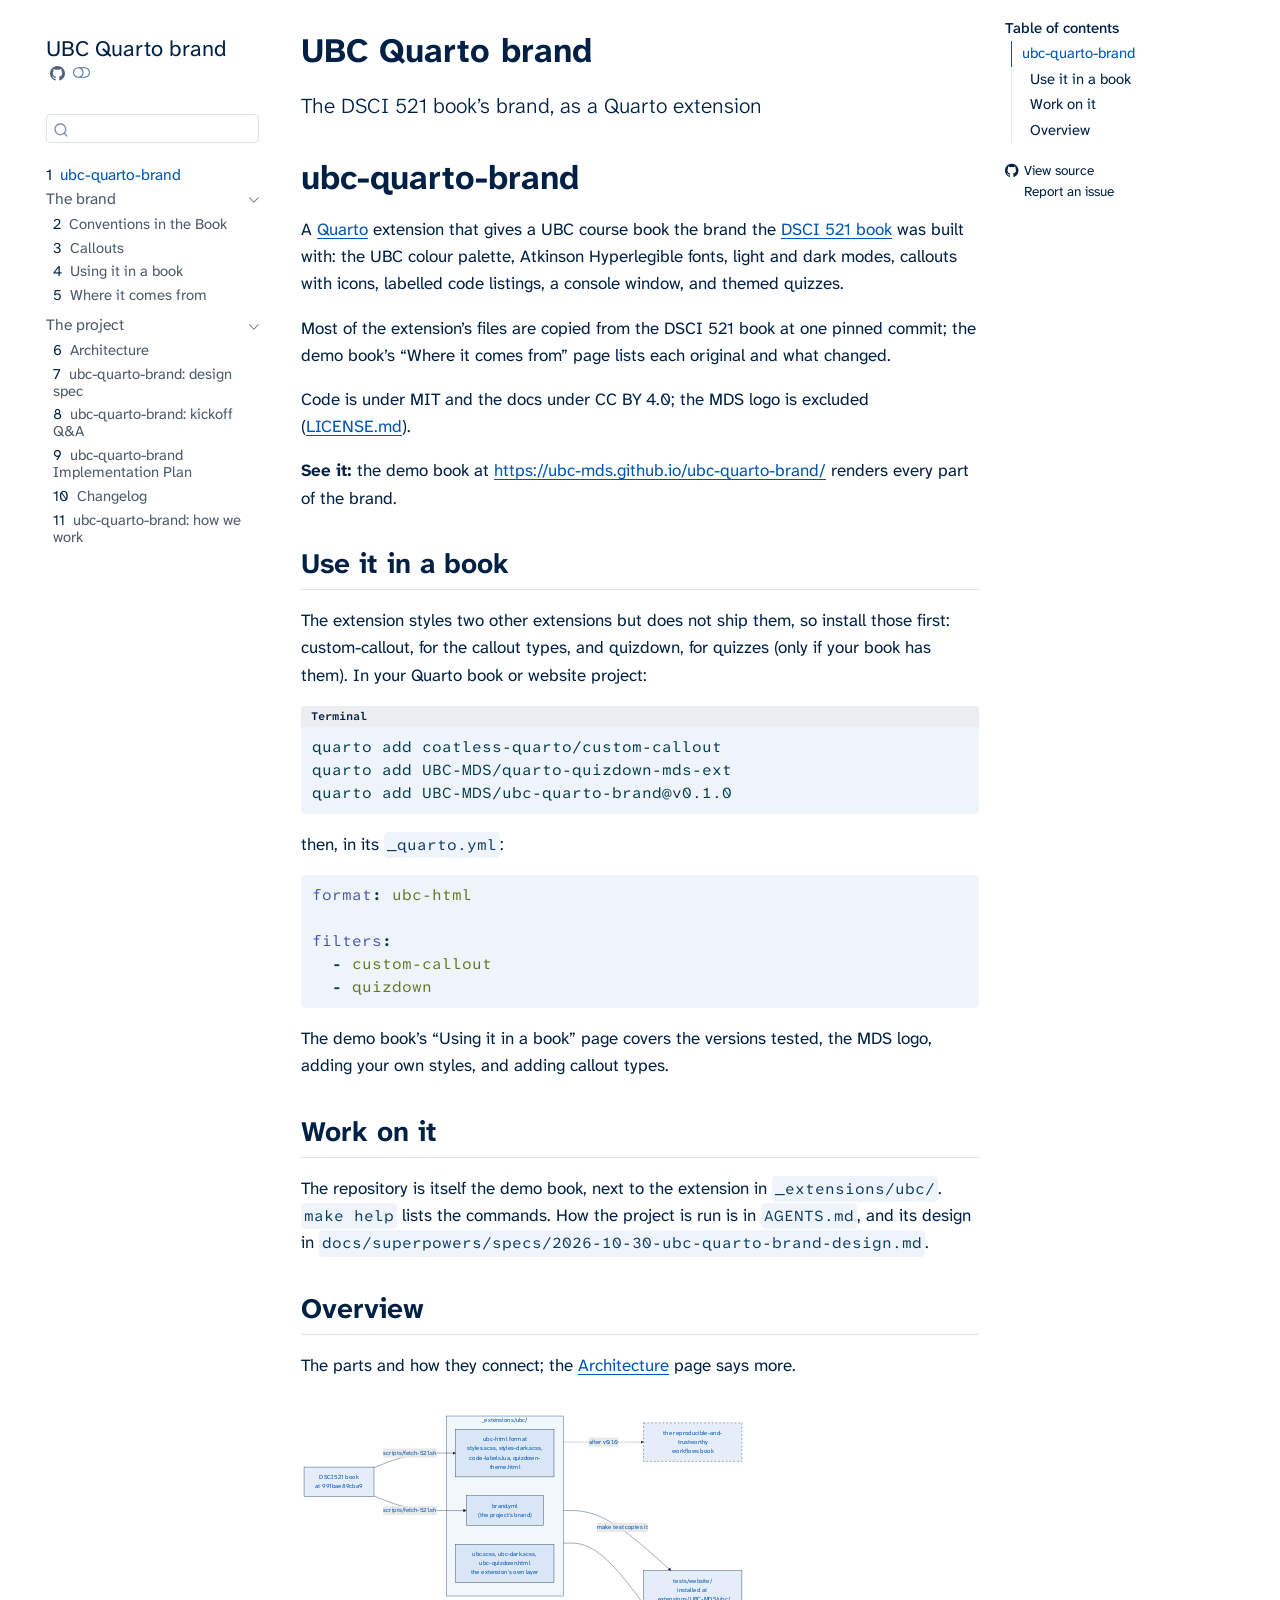
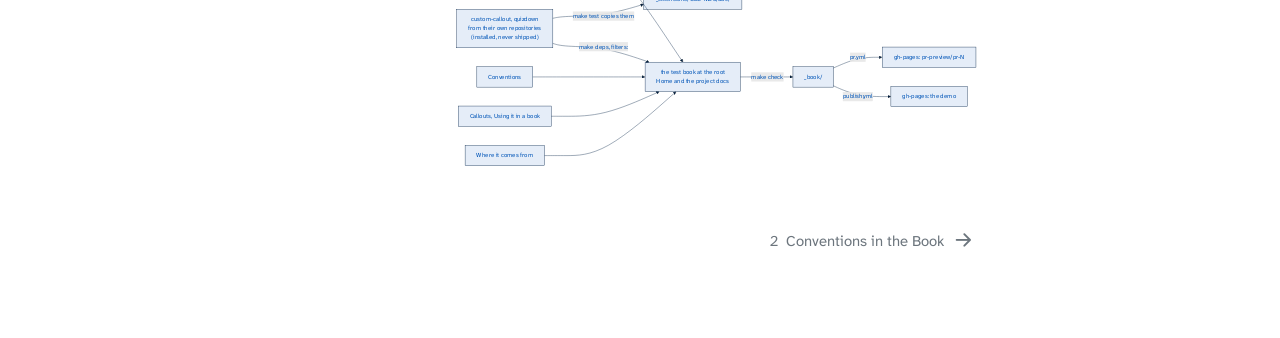
<file: index.html>
<!DOCTYPE html>
<html xmlns="http://www.w3.org/1999/xhtml" lang="en" xml:lang="en"><head>

<meta charset="utf-8">
<meta name="generator" content="quarto-1.10.20">

<meta name="viewport" content="width=device-width, initial-scale=1.0, user-scalable=yes">


<title>UBC Quarto brand</title>
<style>
/* Default styles provided by pandoc.
** See https://pandoc.org/MANUAL.html#variables-for-html for config info.
*/
span.smallcaps{font-variant: small-caps;}
div.columns{display: flex; gap: 1.5em;}
div.column{flex: auto;}
@media screen {
div.columns{gap: min(4vw, 1.5em);}
div.column{overflow-x: auto;}
}
div.hanging-indent{margin-left: 1.5em; text-indent: -1.5em;}
ul.task-list{list-style: none;}
ul.task-list li input[type="checkbox"] {
  width: 0.8em;
  margin: 0 0.8em 0.2em -1em; /* quarto-specific, see https://github.com/quarto-dev/quarto-cli/issues/4556 */ 
  vertical-align: middle;
}
/* CSS for syntax highlighting */
html { -webkit-text-size-adjust: 100%; }
pre > code.sourceCode { white-space: pre; position: relative; }
pre > code.sourceCode > span { display: inline-block; line-height: 1.25; }
pre > code.sourceCode > span:empty { height: 1.2em; }
.sourceCode { overflow: visible; }
code.sourceCode > span { color: inherit; text-decoration: inherit; }
div.sourceCode { margin: 1em 0; }
pre.sourceCode { margin: 0; }
@media screen {
div.sourceCode { overflow: auto; }
}
@media print {
pre > code.sourceCode { white-space: pre-wrap; }
pre > code.sourceCode > span { text-indent: -5em; padding-left: 5em; }
}
pre.numberSource code
  { counter-reset: source-line 0; }
pre.numberSource code > span
  { position: relative; left: -4em; counter-increment: source-line; }
pre.numberSource code > span > a:first-child::before
  { content: counter(source-line);
    position: relative; left: -1em; text-align: right; vertical-align: baseline;
    border: none; display: inline-block;
    -webkit-touch-callout: none; -webkit-user-select: none;
    -khtml-user-select: none; -moz-user-select: none;
    -ms-user-select: none; user-select: none;
    padding: 0 4px; width: 4em;
  }
pre.numberSource { margin-left: 3em;  padding-left: 4px; }
div.sourceCode
  {   }
@media screen {
pre > code.sourceCode > span > a:first-child::before { text-decoration: underline; }
}
</style>


<script src="site_libs/quarto-nav/quarto-nav.js"></script>
<script src="site_libs/quarto-nav/headroom.min.js"></script>
<script src="site_libs/clipboard/clipboard.min.js"></script>
<script src="site_libs/quarto-search/autocomplete.umd.js"></script>
<script src="site_libs/quarto-search/fuse.min.js"></script>
<script src="site_libs/quarto-search/quarto-search.js"></script>
<meta name="quarto:offset" content="./">
<link href="./chapters/book-conventions.html" rel="next">
<script src="site_libs/quarto-html/quarto.js" type="module"></script>
<script src="site_libs/quarto-html/tabsets/tabsets.js" type="module"></script>
<script src="site_libs/quarto-html/popper.min.js"></script>
<script src="site_libs/quarto-html/tippy.umd.min.js"></script>
<script src="site_libs/quarto-html/anchor.min.js"></script>
<link href="site_libs/quarto-html/tippy.css" rel="stylesheet">
<link href="site_libs/quarto-html/quarto-syntax-highlighting-f889043e3c54bf7efdfb7d1d9535202f.css" rel="stylesheet" class="quarto-color-scheme" id="quarto-text-highlighting-styles">
<link href="site_libs/quarto-html/quarto-syntax-highlighting-dark-23639e6fe4e7578a8cfaaf12ed2607d8.css" rel="stylesheet" class="quarto-color-scheme quarto-color-alternate" id="quarto-text-highlighting-styles">
<link href="site_libs/quarto-html/quarto-syntax-highlighting-f889043e3c54bf7efdfb7d1d9535202f.css" rel="stylesheet" class="quarto-color-scheme-extra" id="quarto-text-highlighting-styles">
<script src="site_libs/bootstrap/bootstrap.min.js"></script>
<link href="site_libs/bootstrap/bootstrap-icons.css" rel="stylesheet">
<link href="site_libs/bootstrap/bootstrap-a3c26ecea9a4a55064bed766a2d617f7.min.css" rel="stylesheet" append-hash="true" class="quarto-color-scheme" id="quarto-bootstrap" data-mode="light">
<link href="site_libs/bootstrap/bootstrap-dark-424013899cf43cf04520b2a186ffcd95.min.css" rel="stylesheet" append-hash="true" class="quarto-color-scheme quarto-color-alternate" id="quarto-bootstrap" data-mode="dark">
<link href="site_libs/bootstrap/bootstrap-a3c26ecea9a4a55064bed766a2d617f7.min.css" rel="stylesheet" append-hash="true" class="quarto-color-scheme-extra" id="quarto-bootstrap" data-mode="light">
<script src="site_libs/quarto-contrib/quizdown-1.3.2/quizdown.js"></script>
<script src="site_libs/quarto-contrib/quizdown-1.3.2/quizdownKatex.js"></script>
<script src="site_libs/quarto-contrib/quizdown-1.3.2/quizdownHighlight.js"></script>
<script src="site_libs/quarto-contrib/quizdown-1.3.2/quizdown-init.js"></script>
<link href="site_libs/quarto-contrib/fontawesome-7-free-7.2.0/fontawesome.css" rel="stylesheet">
<script id="quarto-search-options" type="application/json">{
  "location": "sidebar",
  "copy-button": false,
  "collapse-after": 3,
  "panel-placement": "start",
  "type": "textbox",
  "limit": 50,
  "keyboard-shortcut": [
    "f",
    "/",
    "s"
  ],
  "show-item-context": false,
  "language": {
    "search-no-results-text": "No results",
    "search-matching-documents-text": "matching documents",
    "search-copy-link-title": "Copy link to search",
    "search-hide-matches-text": "Hide additional matches",
    "search-more-match-text": "more match in this document",
    "search-more-matches-text": "more matches in this document",
    "search-clear-button-title": "Clear",
    "search-text-placeholder": "",
    "search-detached-cancel-button-title": "Cancel",
    "search-submit-button-title": "Submit",
    "search-label": "Search"
  }
}</script>
<script src="site_libs/quarto-diagram/mermaid.min.js"></script>
<script src="site_libs/quarto-diagram/mermaid-init.js"></script>
<link href="site_libs/quarto-diagram/mermaid.css" rel="stylesheet">
<style>
div.callout-activity.callout {
  border-left-color: #0055B7;
}
div.callout-activity.callout-style-default .callout-header {
  background-color: rgba(0, 85, 183, 0.13);
}
div.callout-activity .callout-toggle::before {  background-image: url('data:image/svg+xml,<svg xmlns="http://www.w3.org/2000/svg" width="16" height="16" fill="rgb(33, 37, 41)" class="bi bi-chevron-down" viewBox="0 0 16 16"><path fill-rule="evenodd" d="M1.646 4.646a.5.5 0 0 1 .708 0L8 10.293l5.646-5.647a.5.5 0 0 1 .708.708l-6 6a.5.5 0 0 1-.708 0l-6-6a.5.5 0 0 1 0-.708z"/></svg>');}
div.callout-activity.callout-style-default .callout-icon::before, div.callout-activity.callout-titled .callout-icon::before {
  font-family: 'Font Awesome 7 Free';
  font-weight: 900;
  font-style: normal;
  content: '\e53d' !important;
  background-image: none;
}
div.callout-exercise.callout {
  border-left-color: #1C5F2E;
}
div.callout-exercise.callout-style-default .callout-header {
  background-color: rgba(28, 95, 46, 0.13);
}
div.callout-exercise .callout-toggle::before {  background-image: url('data:image/svg+xml,<svg xmlns="http://www.w3.org/2000/svg" width="16" height="16" fill="rgb(33, 37, 41)" class="bi bi-chevron-down" viewBox="0 0 16 16"><path fill-rule="evenodd" d="M1.646 4.646a.5.5 0 0 1 .708 0L8 10.293l5.646-5.647a.5.5 0 0 1 .708.708l-6 6a.5.5 0 0 1-.708 0l-6-6a.5.5 0 0 1 0-.708z"/></svg>');}
div.callout-exercise.callout-style-default .callout-icon::before, div.callout-exercise.callout-titled .callout-icon::before {
  font-family: 'Font Awesome 7 Free';
  font-weight: 900;
  font-style: normal;
  content: '\f44b' !important;
  background-image: none;
}
div.callout-relevance-project.callout {
  border-left-color: #0077C8;
}
div.callout-relevance-project.callout-style-default .callout-header {
  background-color: rgba(0, 119, 200, 0.13);
}
div.callout-relevance-project .callout-toggle::before {  background-image: url('data:image/svg+xml,<svg xmlns="http://www.w3.org/2000/svg" width="16" height="16" fill="rgb(33, 37, 41)" class="bi bi-chevron-down" viewBox="0 0 16 16"><path fill-rule="evenodd" d="M1.646 4.646a.5.5 0 0 1 .708 0L8 10.293l5.646-5.647a.5.5 0 0 1 .708.708l-6 6a.5.5 0 0 1-.708 0l-6-6a.5.5 0 0 1 0-.708z"/></svg>');}
div.callout-relevance-project.callout-style-default .callout-icon::before, div.callout-relevance-project.callout-titled .callout-icon::before {
  font-family: 'Font Awesome 7 Free';
  font-weight: 900;
  font-style: normal;
  content: '\f542' !important;
  background-image: none;
}
div.callout-definition.callout {
  border-left-color: #8A6D2B;
}
div.callout-definition.callout-style-default .callout-header {
  background-color: rgba(138, 109, 43, 0.13);
}
div.callout-definition .callout-toggle::before {  background-image: url('data:image/svg+xml,<svg xmlns="http://www.w3.org/2000/svg" width="16" height="16" fill="rgb(33, 37, 41)" class="bi bi-chevron-down" viewBox="0 0 16 16"><path fill-rule="evenodd" d="M1.646 4.646a.5.5 0 0 1 .708 0L8 10.293l5.646-5.647a.5.5 0 0 1 .708.708l-6 6a.5.5 0 0 1-.708 0l-6-6a.5.5 0 0 1 0-.708z"/></svg>');}
div.callout-definition.callout-style-default .callout-icon::before, div.callout-definition.callout-titled .callout-icon::before {
  font-family: 'Font Awesome 7 Free';
  font-weight: 900;
  font-style: normal;
  content: '\f518' !important;
  background-image: none;
}
</style>


</head>

<body class="nav-sidebar floating quarto-light"><script id="quarto-html-before-body" type="application/javascript">
    const toggleBodyColorMode = (bsSheetEl) => {
      const mode = bsSheetEl.getAttribute("data-mode");
      const bodyEl = window.document.querySelector("body");
      if (mode === "dark") {
        bodyEl.classList.add("quarto-dark");
        bodyEl.classList.remove("quarto-light");
      } else {
        bodyEl.classList.add("quarto-light");
        bodyEl.classList.remove("quarto-dark");
      }
    }
    const toggleBodyColorPrimary = () => {
      const bsSheetEl = window.document.querySelector("link#quarto-bootstrap:not([rel=disabled-stylesheet])");
      if (bsSheetEl) {
        toggleBodyColorMode(bsSheetEl);
      }
    }
    const setColorSchemeToggle = (alternate) => {
      const toggles = window.document.querySelectorAll('.quarto-color-scheme-toggle');
      for (let i=0; i < toggles.length; i++) {
        const toggle = toggles[i];
        if (toggle) {
          if (alternate) {
            toggle.classList.add("alternate");
          } else {
            toggle.classList.remove("alternate");
          }
        }
      }
    };
    const toggleColorMode = (alternate) => {
      // Switch the stylesheets
      const primaryStylesheets = window.document.querySelectorAll('link.quarto-color-scheme:not(.quarto-color-alternate)');
      const alternateStylesheets = window.document.querySelectorAll('link.quarto-color-scheme.quarto-color-alternate');
      manageTransitions('#quarto-margin-sidebar .nav-link', false);
      if (alternate) {
        // note: dark is layered on light, we don't disable primary!
        enableStylesheet(alternateStylesheets);
        for (const sheetNode of alternateStylesheets) {
          if (sheetNode.id === "quarto-bootstrap") {
            toggleBodyColorMode(sheetNode);
          }
        }
      } else {
        disableStylesheet(alternateStylesheets);
        enableStylesheet(primaryStylesheets)
        toggleBodyColorPrimary();
      }
      manageTransitions('#quarto-margin-sidebar .nav-link', true);
      // Switch the toggles
      setColorSchemeToggle(alternate)
      // Hack to workaround the fact that safari doesn't
      // properly recolor the scrollbar when toggling (#1455)
      if (navigator.userAgent.indexOf('Safari') > 0 && navigator.userAgent.indexOf('Chrome') == -1) {
        manageTransitions("body", false);
        window.scrollTo(0, 1);
        setTimeout(() => {
          window.scrollTo(0, 0);
          manageTransitions("body", true);
        }, 40);
      }
    }
    const disableStylesheet = (stylesheets) => {
      for (let i=0; i < stylesheets.length; i++) {
        const stylesheet = stylesheets[i];
        stylesheet.rel = 'disabled-stylesheet';
      }
    }
    const enableStylesheet = (stylesheets) => {
      for (let i=0; i < stylesheets.length; i++) {
        const stylesheet = stylesheets[i];
        if(stylesheet.rel !== 'stylesheet') { // for Chrome, which will still FOUC without this check
          stylesheet.rel = 'stylesheet';
        }
      }
    }
    const manageTransitions = (selector, allowTransitions) => {
      const els = window.document.querySelectorAll(selector);
      for (let i=0; i < els.length; i++) {
        const el = els[i];
        if (allowTransitions) {
          el.classList.remove('notransition');
        } else {
          el.classList.add('notransition');
        }
      }
    }
    const isFileUrl = () => {
      return window.location.protocol === 'file:';
    }
    const hasAlternateSentinel = () => {
      let styleSentinel = getColorSchemeSentinel();
      if (styleSentinel !== null) {
        return styleSentinel === "alternate";
      } else {
        return false;
      }
    }
    const setStyleSentinel = (alternate) => {
      const value = alternate ? "alternate" : "default";
      if (!isFileUrl()) {
        window.localStorage.setItem("quarto-color-scheme", value);
      } else {
        localAlternateSentinel = value;
      }
    }
    const getColorSchemeSentinel = () => {
      if (!isFileUrl()) {
        const storageValue = window.localStorage.getItem("quarto-color-scheme");
        return storageValue != null ? storageValue : localAlternateSentinel;
      } else {
        return localAlternateSentinel;
      }
    }
    const toggleGiscusIfUsed = (isAlternate, darkModeDefault) => {
      const baseTheme = document.querySelector('#giscus-base-theme')?.value ?? 'light';
      const alternateTheme = document.querySelector('#giscus-alt-theme')?.value ?? 'dark';
      let newTheme = '';
      if(authorPrefersDark) {
        newTheme = isAlternate ? baseTheme : alternateTheme;
      } else {
        newTheme = isAlternate ? alternateTheme : baseTheme;
      }
      const changeGiscusTheme = () => {
        // From: https://github.com/giscus/giscus/issues/336
        const sendMessage = (message) => {
          const iframe = document.querySelector('iframe.giscus-frame');
          if (!iframe) return;
          iframe.contentWindow.postMessage({ giscus: message }, 'https://giscus.app');
        }
        sendMessage({
          setConfig: {
            theme: newTheme
          }
        });
      }
      const isGiscussLoaded = window.document.querySelector('iframe.giscus-frame') !== null;
      if (isGiscussLoaded) {
        changeGiscusTheme();
      }
    };
    const authorPrefersDark = false;
    const darkModeDefault = authorPrefersDark;
      document.querySelector('link#quarto-text-highlighting-styles.quarto-color-scheme-extra').rel = 'disabled-stylesheet';
      document.querySelector('link#quarto-bootstrap.quarto-color-scheme-extra').rel = 'disabled-stylesheet';
    let localAlternateSentinel = darkModeDefault ? 'alternate' : 'default';
    // Dark / light mode switch
    window.quartoToggleColorScheme = () => {
      // Read the current dark / light value
      let toAlternate = !hasAlternateSentinel();
      toggleColorMode(toAlternate);
      setStyleSentinel(toAlternate);
      toggleGiscusIfUsed(toAlternate, darkModeDefault);
      window.dispatchEvent(new Event('resize'));
    };
    // Switch to dark mode if need be
    if (hasAlternateSentinel()) {
      toggleColorMode(true);
    } else {
      toggleColorMode(false);
    }
  </script>

<div id="quarto-search-results"></div>
  <header id="quarto-header" class="headroom fixed-top">
  <nav class="quarto-secondary-nav">
    <div class="container-fluid d-flex">
      <button type="button" class="quarto-btn-toggle btn" data-bs-toggle="collapse" role="button" data-bs-target=".quarto-sidebar-collapse-item" aria-controls="quarto-sidebar" aria-expanded="false" aria-label="Toggle sidebar navigation" onclick="if (window.quartoToggleHeadroom) { window.quartoToggleHeadroom(); }">
        <i class="bi bi-layout-text-sidebar-reverse"></i>
      </button>
        <nav class="quarto-page-breadcrumbs" aria-label="breadcrumb"><ol class="breadcrumb"><li class="breadcrumb-item"><a href="./index.html"><span class="chapter-number">1</span>&nbsp; <span class="chapter-title">ubc-quarto-brand</span></a></li></ol></nav>
        <a class="flex-grow-1" role="navigation" data-bs-toggle="collapse" data-bs-target=".quarto-sidebar-collapse-item" aria-controls="quarto-sidebar" aria-expanded="false" aria-label="Toggle sidebar navigation" onclick="if (window.quartoToggleHeadroom) { window.quartoToggleHeadroom(); }">      
        </a>
      <button type="button" class="btn quarto-search-button" aria-label="Search" onclick="window.quartoOpenSearch();">
        <i class="bi bi-search"></i>
      </button>
    </div>
  </nav>
</header>
<!-- content -->
<div id="quarto-content" class="quarto-container page-columns page-rows-contents page-layout-article">
<!-- sidebar -->
  <nav id="quarto-sidebar" class="sidebar collapse collapse-horizontal quarto-sidebar-collapse-item sidebar-navigation floating overflow-auto">
    <div class="pt-lg-2 mt-2 text-left sidebar-header">
    <div class="sidebar-title mb-0 py-0">
      <a href="./">UBC Quarto brand</a> 
        <div class="sidebar-tools-main">
    <a href="https://github.com/UBC-MDS/ubc-quarto-brand" title="Source Code" class="quarto-navigation-tool px-1" aria-label="Source Code"><i class="bi bi-github"></i></a>
  <a href="" class="quarto-color-scheme-toggle quarto-navigation-tool  px-1" onclick="window.quartoToggleColorScheme(); return false;" title="Toggle dark mode"><i class="bi"></i></a>
</div>
    </div>
      </div>
        <div class="mt-2 flex-shrink-0 align-items-center">
        <div class="sidebar-search">
        <div id="quarto-search" class="" title="Search"></div>
        </div>
        </div>
    <div class="sidebar-menu-container"> 
    <ul class="list-unstyled mt-1">
        <li class="sidebar-item">
  <div class="sidebar-item-container"> 
  <a href="./index.html" class="sidebar-item-text sidebar-link active">
 <span class="menu-text"><span class="chapter-number">1</span>&nbsp; <span class="chapter-title">ubc-quarto-brand</span></span></a>
  </div>
</li>
        <li class="sidebar-item sidebar-item-section">
      <div class="sidebar-item-container"> 
            <a class="sidebar-item-text sidebar-link text-start" data-bs-toggle="collapse" data-bs-target="#quarto-sidebar-section-1" role="navigation" aria-expanded="true">
 <span class="menu-text">The brand</span></a>
          <a class="sidebar-item-toggle text-start" data-bs-toggle="collapse" data-bs-target="#quarto-sidebar-section-1" role="navigation" aria-expanded="true" aria-label="Toggle section">
            <i class="bi bi-chevron-right ms-2"></i>
          </a> 
      </div>
      <ul id="quarto-sidebar-section-1" class="collapse list-unstyled sidebar-section depth1 show">  
          <li class="sidebar-item">
  <div class="sidebar-item-container"> 
  <a href="./chapters/book-conventions.html" class="sidebar-item-text sidebar-link">
 <span class="menu-text"><span class="chapter-number">2</span>&nbsp; <span class="chapter-title">Conventions in the Book</span></span></a>
  </div>
</li>
          <li class="sidebar-item">
  <div class="sidebar-item-container"> 
  <a href="./chapters/callouts.html" class="sidebar-item-text sidebar-link">
 <span class="menu-text"><span class="chapter-number">3</span>&nbsp; <span class="chapter-title">Callouts</span></span></a>
  </div>
</li>
          <li class="sidebar-item">
  <div class="sidebar-item-container"> 
  <a href="./chapters/using.html" class="sidebar-item-text sidebar-link">
 <span class="menu-text"><span class="chapter-number">4</span>&nbsp; <span class="chapter-title">Using it in a book</span></span></a>
  </div>
</li>
          <li class="sidebar-item">
  <div class="sidebar-item-container"> 
  <a href="./chapters/provenance.html" class="sidebar-item-text sidebar-link">
 <span class="menu-text"><span class="chapter-number">5</span>&nbsp; <span class="chapter-title">Where it comes from</span></span></a>
  </div>
</li>
      </ul>
  </li>
        <li class="sidebar-item sidebar-item-section">
      <div class="sidebar-item-container"> 
            <a class="sidebar-item-text sidebar-link text-start" data-bs-toggle="collapse" data-bs-target="#quarto-sidebar-section-2" role="navigation" aria-expanded="true">
 <span class="menu-text">The project</span></a>
          <a class="sidebar-item-toggle text-start" data-bs-toggle="collapse" data-bs-target="#quarto-sidebar-section-2" role="navigation" aria-expanded="true" aria-label="Toggle section">
            <i class="bi bi-chevron-right ms-2"></i>
          </a> 
      </div>
      <ul id="quarto-sidebar-section-2" class="collapse list-unstyled sidebar-section depth1 show">  
          <li class="sidebar-item">
  <div class="sidebar-item-container"> 
  <a href="./docs/architecture.html" class="sidebar-item-text sidebar-link">
 <span class="menu-text"><span class="chapter-number">6</span>&nbsp; <span class="chapter-title">Architecture</span></span></a>
  </div>
</li>
          <li class="sidebar-item">
  <div class="sidebar-item-container"> 
  <a href="./docs/superpowers/specs/2026-10-30-ubc-quarto-brand-design.html" class="sidebar-item-text sidebar-link">
 <span class="menu-text"><span class="chapter-number">7</span>&nbsp; <span class="chapter-title">ubc-quarto-brand: design spec</span></span></a>
  </div>
</li>
          <li class="sidebar-item">
  <div class="sidebar-item-container"> 
  <a href="./docs/superpowers/specs/2026-10-30-ubc-quarto-brand-qa.html" class="sidebar-item-text sidebar-link">
 <span class="menu-text"><span class="chapter-number">8</span>&nbsp; <span class="chapter-title">ubc-quarto-brand: kickoff Q&amp;A</span></span></a>
  </div>
</li>
          <li class="sidebar-item">
  <div class="sidebar-item-container"> 
  <a href="./docs/superpowers/plans/2026-10-30-ubc-quarto-brand.html" class="sidebar-item-text sidebar-link">
 <span class="menu-text"><span class="chapter-number">9</span>&nbsp; <span class="chapter-title">ubc-quarto-brand Implementation Plan</span></span></a>
  </div>
</li>
          <li class="sidebar-item">
  <div class="sidebar-item-container"> 
  <a href="./CHANGELOG.html" class="sidebar-item-text sidebar-link">
 <span class="menu-text"><span class="chapter-number">10</span>&nbsp; <span class="chapter-title">Changelog</span></span></a>
  </div>
</li>
          <li class="sidebar-item">
  <div class="sidebar-item-container"> 
  <a href="./AGENTS.html" class="sidebar-item-text sidebar-link">
 <span class="menu-text"><span class="chapter-number">11</span>&nbsp; <span class="chapter-title">ubc-quarto-brand: how we work</span></span></a>
  </div>
</li>
      </ul>
  </li>
    </ul>
    </div>
</nav>
<div id="quarto-sidebar-glass" class="quarto-sidebar-collapse-item" data-bs-toggle="collapse" data-bs-target=".quarto-sidebar-collapse-item"></div>
<!-- margin-sidebar -->
    <div id="quarto-margin-sidebar" class="sidebar margin-sidebar">
        <nav id="TOC" role="doc-toc" class="toc-active">
    <h2 id="toc-title">Table of contents</h2>
   
  <ul>
  <li><a href="#ubc-quarto-brand" id="toc-ubc-quarto-brand" class="nav-link active" data-scroll-target="#ubc-quarto-brand">ubc-quarto-brand</a>
  <ul class="collapse">
  <li><a href="#use-it-in-a-book" id="toc-use-it-in-a-book" class="nav-link" data-scroll-target="#use-it-in-a-book">Use it in a book</a></li>
  <li><a href="#work-on-it" id="toc-work-on-it" class="nav-link" data-scroll-target="#work-on-it">Work on it</a></li>
  <li><a href="#overview" id="toc-overview" class="nav-link" data-scroll-target="#overview">Overview</a></li>
  </ul></li>
  </ul>
<div class="toc-actions"><ul><li><a href="https://github.com/UBC-MDS/ubc-quarto-brand/blob/main/index.qmd" class="toc-action"><i class="bi bi-github"></i>View source</a></li><li><a href="https://github.com/UBC-MDS/ubc-quarto-brand/issues/new" class="toc-action"><i class="bi empty"></i>Report an issue</a></li></ul></div></nav>
    </div>
<!-- main -->
<main class="content" id="quarto-document-content"><header id="title-block-header" class="quarto-title-block"><h1 class="title display-7">UBC Quarto brand</h1></header>


<header id="title-block-header">

<p class="subtitle lead">The DSCI 521 book’s brand, as a Quarto extension</p>

</header>


<section id="ubc-quarto-brand" class="level1">
<h1>ubc-quarto-brand</h1>
<p>A <a href="https://quarto.org">Quarto</a> extension that gives a UBC course book the brand the <a href="https://ubc-mds.github.io/DSCI_521_platforms-dsci_book/">DSCI 521 book</a> was built with: the UBC colour palette, Atkinson Hyperlegible fonts, light and dark modes, callouts with icons, labelled code listings, a console window, and themed quizzes.</p>
<p>Most of the extension’s files are copied from the DSCI 521 book at one pinned commit; the demo book’s “Where it comes from” page lists each original and what changed.</p>
<p>Code is under MIT and the docs under CC BY 4.0; the MDS logo is excluded (<a href="https://github.com/UBC-MDS/ubc-quarto-brand/blob/main/LICENSE.md">LICENSE.md</a>).</p>
<p><strong>See it:</strong> the demo book at <a href="https://ubc-mds.github.io/ubc-quarto-brand/" class="uri">https://ubc-mds.github.io/ubc-quarto-brand/</a> renders every part of the brand.</p>
<section id="use-it-in-a-book" class="level2">
<h2 class="anchored" data-anchor-id="use-it-in-a-book">Use it in a book</h2>
<p>The extension styles two other extensions but does not ship them, so install those first: custom-callout, for the callout types, and quizdown, for quizzes (only if your book has them). In your Quarto book or website project:</p>
<div class="code-with-filename">
<div class="code-with-filename-file"><pre><strong>Terminal</strong></pre></div>
<div class="code-copy-outer-scaffold"><div class="sourceCode" id="cb1"><pre class="sourceCode bash code-with-copy"><code class="sourceCode bash"><span id="cb1-1"><a href="#cb1-1" aria-hidden="true" tabindex="-1"></a><span class="ex">quarto</span> add coatless-quarto/custom-callout</span>
<span id="cb1-2"><a href="#cb1-2" aria-hidden="true" tabindex="-1"></a><span class="ex">quarto</span> add UBC-MDS/quarto-quizdown-mds-ext</span>
<span id="cb1-3"><a href="#cb1-3" aria-hidden="true" tabindex="-1"></a><span class="ex">quarto</span> add UBC-MDS/ubc-quarto-brand@v0.1.0</span></code></pre></div><button title="Copy to Clipboard" class="code-copy-button"><i class="bi"></i></button></div>
</div>
<p>then, in its <code>_quarto.yml</code>:</p>
<div class="code-copy-outer-scaffold"><div class="sourceCode" id="cb2"><pre class="sourceCode yaml code-with-copy"><code class="sourceCode yaml"><span id="cb2-1"><a href="#cb2-1" aria-hidden="true" tabindex="-1"></a><span class="fu">format</span><span class="kw">:</span><span class="at"> ubc-html</span></span>
<span id="cb2-2"><a href="#cb2-2" aria-hidden="true" tabindex="-1"></a></span>
<span id="cb2-3"><a href="#cb2-3" aria-hidden="true" tabindex="-1"></a><span class="fu">filters</span><span class="kw">:</span></span>
<span id="cb2-4"><a href="#cb2-4" aria-hidden="true" tabindex="-1"></a><span class="at">  </span><span class="kw">-</span><span class="at"> custom-callout</span></span>
<span id="cb2-5"><a href="#cb2-5" aria-hidden="true" tabindex="-1"></a><span class="at">  </span><span class="kw">-</span><span class="at"> quizdown</span></span></code></pre></div><button title="Copy to Clipboard" class="code-copy-button"><i class="bi"></i></button></div>
<p>The demo book’s “Using it in a book” page covers the versions tested, the MDS logo, adding your own styles, and adding callout types.</p>
</section>
<section id="work-on-it" class="level2">
<h2 class="anchored" data-anchor-id="work-on-it">Work on it</h2>
<p>The repository is itself the demo book, next to the extension in <code>_extensions/ubc/</code>. <code>make help</code> lists the commands. How the project is run is in <code>AGENTS.md</code>, and its design in <code>docs/superpowers/specs/2026-10-30-ubc-quarto-brand-design.md</code>.</p>
</section>
<section id="overview" class="level2">
<h2 class="anchored" data-anchor-id="overview">Overview</h2>
<p>The parts and how they connect; the <a href="./docs/architecture.html">Architecture</a> page says more.</p>
<div class="cell" data-layout-align="default">
<div class="cell-output-display">
<div>
<p></p><figure class="figure"><p></p>
<div>
<pre class="mermaid mermaid-js">flowchart LR
  src["DSCI 521 book&lt;br/&gt;at 991bae89cba9"] --&gt;|"scripts/fetch-521.sh"| brand
  src --&gt;|"scripts/fetch-521.sh"| fmt
  subgraph ext["_extensions/ubc/"]
    brand["brand.yml&lt;br/&gt;(the project's brand)"]
    fmt["ubc-html format&lt;br/&gt;styles.scss, styles-dark.scss,&lt;br/&gt;code-labels.lua, quizdown-theme.html"]
    layer["ubc.scss, ubc-dark.scss, ubc-quizdown.html&lt;br/&gt;the extension's own layer"]
  end
  ext --&gt; book["the test book at the root&lt;br/&gt;Home and the project docs"]
  deps["custom-callout, quizdown&lt;br/&gt;from their own repositories&lt;br/&gt;(installed, never shipped)"] --&gt;|"make deps, filters:"| book
  deps --&gt;|"make test copies them"| site
  conv["Conventions"] --&gt; book
  gallery["Callouts, Using it in a book"] --&gt; book
  prov["Where it comes from"] --&gt; book
  ext --&gt;|"make test copies it"| site["tests/website/&lt;br/&gt;installed at _extensions/UBC-MDS/ubc/"]
  book --&gt;|"make check"| out["_book/"]
  out --&gt;|"publish.yml"| demo["gh-pages: the demo"]
  out --&gt;|"pr.yml"| prev["gh-pages: pr-preview/pr-N"]
  ext -.-&gt;|"after v0.1.0"| rtw["the reproducible-and-trustworthy&lt;br/&gt;workflows book"]:::planned
  classDef planned stroke-dasharray: 5 5
</pre>
</div>
<p></p></figure><p></p>
</div>
</div>
</div>


</section>
</section>

</main> <!-- /main -->
<!--
  Theme the quizdown quizzes.

  `_extensions/quizdown` renders every quiz into a shadow root
  (`attachShadow({mode: "open"})`), so nothing in `styles.scss` reaches inside
  one -- a quiz arrives on the page wearing quizdown's own defaults, which are
  `steelblue` on `#f2f2f2` with black text. In dark mode that is not merely
  off-brand, it is unreadable: the parts that take a *background* from
  quizdown's palette but *inherit* their text colour -- the left column of a
  matching question, an evaluated slot, the per-pair feedback -- end up
  painting the page's near-white body text onto a near-white fill, 1.03:1.

  Two facts make that fixable from outside the shadow root:

    * custom properties inherit *through* the shadow boundary, so the
      `--mds-quiz-*` values set on `:root` in `styles.scss` are readable from
      inside a quiz;
    * quizdown writes its three colours as inline styles on
      `.quizdown-content`, and `!important` in a stylesheet beats an inline
      declaration.

  So this file injects one stylesheet into each quiz's shadow root, written
  entirely against `--mds-quiz-*`. The light and dark values of those live in
  `styles.scss` and `styles-dark.scss`, and Quarto swaps those two bundles on
  the colour-mode toggle -- so a quiz follows the toggle with no JavaScript of
  its own.

  Wired in from `format.html.include-after-body` in `_quarto.yml`, which is
  what keeps the vendored extension under `_extensions/quizdown/` untouched: a
  re-add or an update of that extension cannot clobber any of this.

  Two things are deliberately left alone:

    * `.hljs`, the highlight.js "github" theme quizdown bundles for a *fenced*
      code block inside a question. Its plate is light in both colour modes,
      but so are the token colours painted on it, so it stays self-consistent
      and readable; re-tinting the plate alone would break it, and re-tinting
      the tokens means shipping a second syntax theme. No question in the book
      uses a fenced block -- inline code is themed below, and inline code is
      what the questions actually use.
    * `.print-review`, the plain questions-and-answers block quizdown reveals
      under `@media print`. Paper is white in both colour modes, so the light
      colours there are already the right ones.
-->
<script>
  (() => {
    // Note for editing: this is a template literal, so nothing inside it may
    // be quoted in backticks the way the prose around it is -- a stray one
    // ends the string, and the page fails with a JavaScript syntax error
    // rather than with anything you would notice in the CSS.
    //
    // Every declaration below is `!important`, for two reasons that are not
    // about winning an argument with the extension. Svelte scopes its own
    // rules with a build hash (`.prompt.svelte-1ge161l`), which out-specifies
    // anything we can write without hard-coding a hash that changes on every
    // quizdown release; and the order our <style> ends up in relative to
    // Svelte's, inside a shadow root neither of us owns, is not ours to pick.
    const CSS = `
      /* ---- the three knobs quizdown itself exposes ------------------------
         Set as inline styles on .quizdown-content from the quiz config, so
         !important is the only thing that can move them. Remapping these three
         alone fixes most of dark mode: everything that reads its background
         from --quizdown-color-secondary and inherits its text colour then
         lands on a surface that belongs to the current mode. */
      .quizdown-content {
        --quizdown-color-primary: var(--mds-quiz-accent) !important;
        --quizdown-color-secondary: var(--mds-quiz-surface) !important;
        --quizdown-color-text: var(--mds-quiz-fg) !important;
      }

      /* ---- inline code in a question -------------------------------------
         quizdown paints this #333 on #f8f8f8 in both modes. The book has its
         own inline-code pair, one per mode, under typography.monospace-inline
         in _brand.yml. */
      code {
        color: var(--mds-quiz-code-fg) !important;
        background-color: var(--mds-quiz-code-bg) !important;
      }

      /* ---- buttons -------------------------------------------------------
         Hard-coded to a white fill, which is a glaring plate on the dark page.
         The hover is brightness(0.9): darkening is only a change you can see
         when the surface starts light, so its direction is per-mode too. */
      button {
        background-color: var(--mds-quiz-surface) !important;
        color: var(--mds-quiz-fg) !important;
      }
      button:disabled {
        background-color: var(--mds-quiz-surface) !important;
        color: var(--mds-quiz-muted) !important;
      }
      button:hover:not(:checked):not(:active):not(:disabled) {
        filter: var(--mds-quiz-press) !important;
      }

      /* ---- multiple choice and single choice ------------------------------
         The option rows are already painted from the two variables remapped
         above; only the hover is hard-coded. */
      [type='checkbox']:hover + span,
      [type='checkbox']:focus + span,
      [type='radio']:hover + span,
      [type='radio']:focus + span {
        filter: var(--mds-quiz-press) !important;
      }

      /* ---- sequence (drag to order) --------------------------------------
         The rows come from the variables; the reorder buttons take a black
         focus ring, which is invisible on the dark page. */
      .buttons button:focus {
        border-color: var(--mds-quiz-accent) !important;
      }

      /* ---- matching (drag a chip into a slot) -----------------------------
         The type with the most hard-coded colour in it, and the one where the
         dark-mode failure was actually visible: .prompt takes its fill from
         quizdown's palette and its text colour from the page, so it painted
         near-white body text onto near-white #f2f2f2. */
      .arrow,
      .placeholder {
        color: var(--mds-quiz-muted) !important;
      }
      .slot,
      .pool {
        border-color: var(--mds-quiz-border) !important;
      }
      .slot-selected,
      .slot-dragover,
      .pool-dragover {
        background-color: var(--mds-quiz-surface) !important;
      }
      .chip:hover {
        filter: var(--mds-quiz-press) !important;
      }
      .chip-used {
        background-color: var(--mds-quiz-surface) !important;
        border-color: var(--mds-quiz-muted) !important;
      }

      /* ---- the evaluated state -------------------------------------------
         Green and red, which the book already has: the success and danger
         roles in _brand.yml each carry a value per mode. */
      .slot.correct {
        border-color: var(--mds-quiz-correct) !important;
        background-color: var(--mds-quiz-correct-bg) !important;
      }
      .slot.wrong,
      .slot.empty-eval {
        border-color: var(--mds-quiz-wrong) !important;
        background-color: var(--mds-quiz-wrong-bg) !important;
      }
      .badge-correct,
      .correct-hint {
        color: var(--mds-quiz-correct) !important;
      }
      .badge-wrong {
        color: var(--mds-quiz-wrong) !important;
      }
      .pair-feedback {
        border-left-color: var(--mds-quiz-correct) !important;
        background-color: var(--mds-quiz-correct-bg) !important;
      }
      .pair-feedback-wrong {
        border-left-color: var(--mds-quiz-wrong) !important;
        background-color: var(--mds-quiz-wrong-bg) !important;
      }

      /* ---- the credit line under every quiz ------------------------------- */
      .credits,
      .credits a {
        color: var(--mds-quiz-muted) !important;
      }
    `;

    // Returns the number of quizzes that do not have a shadow root yet.
    const paint = () => {
      let waiting = 0;
      for (const host of document.querySelectorAll(".quizdown")) {
        const root = host.shadowRoot;
        if (!root) {
          waiting += 1;
          continue;
        }
        if (root.querySelector("style[data-mds-quiz-theme]")) continue;
        const style = document.createElement("style");
        style.setAttribute("data-mds-quiz-theme", "");
        style.textContent = CSS;
        root.appendChild(style);
      }
      return waiting;
    };

    // quizdown creates the shadow roots from a `load` listener that it only
    // registers once `DOMContentLoaded` has fired -- later than this script,
    // which is inline at the end of <body>. A `load` listener added here would
    // therefore run *before* the one that creates the thing we want to style,
    // so the first attempt is deferred by a task, and then retried for a few
    // frames in case a future version of the extension moves that work again.
    // Bounded, so a quiz that never renders cannot leave a frame loop running.
    const GIVE_UP_AFTER_MS = 5000;
    addEventListener("load", () => {
      const started = performance.now();
      const tick = () => {
        if (paint() > 0 && performance.now() - started < GIVE_UP_AFTER_MS) {
          requestAnimationFrame(tick);
        }
      };
      setTimeout(tick, 0);
    });
  })();
</script>
<!--
  The extension's own addition to `quizdown-theme.html`, which stays as
  fetched from DSCI 521 (Q&A 22, 26).

  quizdown paints a matching question's answer chips a fixed light green
  (`#e8f5e9`) and lets them inherit the page's text colour: in dark mode,
  near-white text on near-white. `quizdown-theme.html` themes every other part
  of a matching question but not the chip itself, so this injects one more
  rule into each quiz's shadow root, the same way, written against
  `--mds-quiz-chip-*` from `ubc.scss`. Used and placed chips keep the looks
  quizdown and `quizdown-theme.html` give them.
-->
<script>
  (() => {
    const CSS = `
      .chip:not(.chip-used):not(.chip-placed) {
        background-color: var(--mds-quiz-chip-bg) !important;
        border-color: var(--mds-quiz-chip-border) !important;
        color: var(--mds-quiz-fg) !important;
      }
    `;

    // Returns the number of quizzes that do not have a shadow root yet.
    const paint = () => {
      let waiting = 0;
      for (const host of document.querySelectorAll(".quizdown")) {
        const root = host.shadowRoot;
        if (!root) {
          waiting += 1;
          continue;
        }
        if (root.querySelector("style[data-ubc-quiz-chips]")) continue;
        const style = document.createElement("style");
        style.setAttribute("data-ubc-quiz-chips", "");
        style.textContent = CSS;
        root.appendChild(style);
      }
      return waiting;
    };

    // As in `quizdown-theme.html`: quizdown makes the shadow roots after
    // `load`, so the first try waits a task, then retries for a few frames,
    // and gives up after five seconds.
    addEventListener("load", () => {
      const started = performance.now();
      const tick = () => {
        if (paint() > 0 && performance.now() - started < 5000) {
          requestAnimationFrame(tick);
        }
      };
      setTimeout(tick, 0);
    });
  })();
</script>
<script id="quarto-html-after-body" type="application/javascript">
  window.document.addEventListener("DOMContentLoaded", function (event) {
    // Ensure there is a toggle, if there isn't float one in the top right
    if (window.document.querySelector('.quarto-color-scheme-toggle') === null) {
      const a = window.document.createElement('a');
      a.classList.add('top-right');
      a.classList.add('quarto-color-scheme-toggle');
      a.href = "";
      a.onclick = function() { try { window.quartoToggleColorScheme(); } catch {} return false; };
      const i = window.document.createElement("i");
      i.classList.add('bi');
      a.appendChild(i);
      window.document.body.appendChild(a);
    }
    setColorSchemeToggle(hasAlternateSentinel())
    const icon = "";
    const anchorJS = new window.AnchorJS();
    anchorJS.options = {
      placement: 'right',
      icon: icon
    };
    anchorJS.add('.anchored');
    const isCodeAnnotation = (el) => {
      for (const clz of el.classList) {
        if (clz.startsWith('code-annotation-')) {                     
          return true;
        }
      }
      return false;
    }
    const onCopySuccess = function(e) {
      // button target
      const button = e.trigger;
      // don't keep focus
      button.blur();
      // flash "checked"
      button.classList.add('code-copy-button-checked');
      var currentTitle = button.getAttribute("title");
      button.setAttribute("title", "Copied!");
      let tooltip;
      if (window.bootstrap) {
        button.setAttribute("data-bs-toggle", "tooltip");
        button.setAttribute("data-bs-placement", "left");
        button.setAttribute("data-bs-title", "Copied!");
        tooltip = new bootstrap.Tooltip(button, 
          { trigger: "manual", 
            customClass: "code-copy-button-tooltip",
            offset: [0, -8]});
        tooltip.show();    
      }
      setTimeout(function() {
        if (tooltip) {
          tooltip.hide();
          button.removeAttribute("data-bs-title");
          button.removeAttribute("data-bs-toggle");
          button.removeAttribute("data-bs-placement");
        }
        button.setAttribute("title", currentTitle);
        button.classList.remove('code-copy-button-checked');
      }, 1000);
      // clear code selection
      e.clearSelection();
    }
    const getTextToCopy = function(trigger) {
      const outerScaffold = trigger.parentElement.cloneNode(true);
      const codeEl = outerScaffold.querySelector('code');
      for (const childEl of codeEl.children) {
        if (isCodeAnnotation(childEl)) {
          childEl.remove();
        }
      }
      return codeEl.innerText;
    }
    const clipboard = new window.ClipboardJS('.code-copy-button:not([data-in-quarto-modal])', {
      text: getTextToCopy
    });
    clipboard.on('success', onCopySuccess);
    if (window.document.getElementById('quarto-embedded-source-code-modal')) {
      const clipboardModal = new window.ClipboardJS('.code-copy-button[data-in-quarto-modal]', {
        text: getTextToCopy,
        container: window.document.getElementById('quarto-embedded-source-code-modal')
      });
      clipboardModal.on('success', onCopySuccess);
    }
      var localhostRegex = new RegExp(/^(?:http|https):\/\/localhost\:?[0-9]*\//);
      var mailtoRegex = new RegExp(/^mailto:/);
        var filterRegex = new RegExp("https:\/\/ubc-mds\.github\.io\/ubc-quarto-brand\/");
      var isInternal = (href) => {
          return filterRegex.test(href) || localhostRegex.test(href) || mailtoRegex.test(href);
      }
      // Inspect non-navigation links and adorn them if external
     var links = window.document.querySelectorAll('a[href]:not(.nav-link):not(.navbar-brand):not(.toc-action):not(.sidebar-link):not(.sidebar-item-toggle):not(.pagination-link):not(.no-external):not([aria-hidden]):not(.dropdown-item):not(.quarto-navigation-tool):not(.about-link)');
      for (var i=0; i<links.length; i++) {
        const link = links[i];
        if (!isInternal(link.href)) {
          // undo the damage that might have been done by quarto-nav.js in the case of
          // links that we want to consider external
          if (link.dataset.originalHref !== undefined) {
            link.href = link.dataset.originalHref;
          }
        }
      }
    function tippyHover(el, contentFn, onTriggerFn, onUntriggerFn) {
      const config = {
        allowHTML: true,
        maxWidth: 500,
        delay: 100,
        arrow: false,
        appendTo: function(el) {
            return el.parentElement;
        },
        interactive: true,
        interactiveBorder: 10,
        theme: 'quarto',
        placement: 'bottom-start',
      };
      if (contentFn) {
        config.content = contentFn;
      }
      if (onTriggerFn) {
        config.onTrigger = onTriggerFn;
      }
      if (onUntriggerFn) {
        config.onUntrigger = onUntriggerFn;
      }
      window.tippy(el, config); 
    }
    const noterefs = window.document.querySelectorAll('a[role="doc-noteref"]');
    for (var i=0; i<noterefs.length; i++) {
      const ref = noterefs[i];
      tippyHover(ref, function() {
        // use id or data attribute instead here
        let href = ref.getAttribute('data-footnote-href') || ref.getAttribute('href');
        try { href = new URL(href).hash; } catch {}
        const id = href.replace(/^#\/?/, "");
        const note = window.document.getElementById(id);
        if (note) {
          return note.innerHTML;
        } else {
          return "";
        }
      });
    }
    const xrefs = window.document.querySelectorAll('a.quarto-xref');
    const processXRef = (id, note) => {
      // Strip column container classes
      const stripColumnClz = (el) => {
        el.classList.remove("page-full", "page-columns");
        if (el.children) {
          for (const child of el.children) {
            stripColumnClz(child);
          }
        }
      }
      stripColumnClz(note)
      if (id === null || id.startsWith('sec-')) {
        // Special case sections, only their first couple elements
        const container = document.createElement("div");
        if (note.children && note.children.length > 2) {
          container.appendChild(note.children[0].cloneNode(true));
          for (let i = 1; i < note.children.length; i++) {
            const child = note.children[i];
            if (child.tagName === "P" && child.innerText === "") {
              continue;
            } else {
              container.appendChild(child.cloneNode(true));
              break;
            }
          }
          if (window.Quarto?.typesetMath) {
            window.Quarto.typesetMath(container);
          }
          return container.innerHTML
        } else {
          if (window.Quarto?.typesetMath) {
            window.Quarto.typesetMath(note);
          }
          return note.innerHTML;
        }
      } else {
        // Remove any anchor links if they are present
        const anchorLink = note.querySelector('a.anchorjs-link');
        if (anchorLink) {
          anchorLink.remove();
        }
        if (window.Quarto?.typesetMath) {
          window.Quarto.typesetMath(note);
        }
        if (note.classList.contains("callout")) {
          return note.outerHTML;
        } else {
          return note.innerHTML;
        }
      }
    }
    for (var i=0; i<xrefs.length; i++) {
      const xref = xrefs[i];
      tippyHover(xref, undefined, function(instance) {
        instance.disable();
        let url = xref.getAttribute('href');
        let hash = undefined; 
        if (url.startsWith('#')) {
          hash = url;
        } else {
          try { hash = new URL(url).hash; } catch {}
        }
        if (hash) {
          const id = hash.replace(/^#\/?/, "");
          const note = window.document.getElementById(id);
          if (note !== null) {
            try {
              const html = processXRef(id, note.cloneNode(true));
              instance.setContent(html);
            } finally {
              instance.enable();
              instance.show();
            }
          } else {
            // See if we can fetch this
            fetch(url.split('#')[0])
            .then(res => res.text())
            .then(html => {
              const parser = new DOMParser();
              const htmlDoc = parser.parseFromString(html, "text/html");
              const note = htmlDoc.getElementById(id);
              if (note !== null) {
                const html = processXRef(id, note);
                instance.setContent(html);
              } 
            }).finally(() => {
              instance.enable();
              instance.show();
            });
          }
        } else {
          // See if we can fetch a full url (with no hash to target)
          // This is a special case and we should probably do some content thinning / targeting
          fetch(url)
          .then(res => res.text())
          .then(html => {
            const parser = new DOMParser();
            const htmlDoc = parser.parseFromString(html, "text/html");
            const note = htmlDoc.querySelector('main.content');
            if (note !== null) {
              // This should only happen for chapter cross references
              // (since there is no id in the URL)
              // remove the first header
              if (note.children.length > 0 && note.children[0].tagName === "HEADER") {
                note.children[0].remove();
              }
              const html = processXRef(null, note);
              instance.setContent(html);
            } 
          }).finally(() => {
            instance.enable();
            instance.show();
          });
        }
      }, function(instance) {
      });
    }
        let selectedAnnoteEl;
        const selectorForAnnotation = ( cell, annotation) => {
          let cellAttr = 'data-code-cell="' + cell + '"';
          let lineAttr = 'data-code-annotation="' +  annotation + '"';
          const selector = 'span[' + cellAttr + '][' + lineAttr + ']';
          return selector;
        }
        const selectCodeLines = (annoteEl) => {
          const doc = window.document;
          const targetCell = annoteEl.getAttribute("data-target-cell");
          const targetAnnotation = annoteEl.getAttribute("data-target-annotation");
          const annoteSpan = window.document.querySelector(selectorForAnnotation(targetCell, targetAnnotation));
          const lines = annoteSpan.getAttribute("data-code-lines").split(",");
          const lineIds = lines.map((line) => {
            return targetCell + "-" + line;
          })
          let top = null;
          let height = null;
          let parent = null;
          if (lineIds.length > 0) {
              //compute the position of the single el (top and bottom and make a div)
              const el = window.document.getElementById(lineIds[0]);
              top = el.offsetTop;
              height = el.offsetHeight;
              parent = el.parentElement.parentElement;
            if (lineIds.length > 1) {
              const lastEl = window.document.getElementById(lineIds[lineIds.length - 1]);
              const bottom = lastEl.offsetTop + lastEl.offsetHeight;
              height = bottom - top;
            }
            if (top !== null && height !== null && parent !== null) {
              // cook up a div (if necessary) and position it 
              let div = window.document.getElementById("code-annotation-line-highlight");
              if (div === null) {
                div = window.document.createElement("div");
                div.setAttribute("id", "code-annotation-line-highlight");
                div.style.position = 'absolute';
                parent.appendChild(div);
              }
              div.style.top = top - 2 + "px";
              div.style.height = height + 4 + "px";
              div.style.left = 0;
              let gutterDiv = window.document.getElementById("code-annotation-line-highlight-gutter");
              if (gutterDiv === null) {
                gutterDiv = window.document.createElement("div");
                gutterDiv.setAttribute("id", "code-annotation-line-highlight-gutter");
                gutterDiv.style.position = 'absolute';
                const codeCell = window.document.getElementById(targetCell);
                const gutter = codeCell.querySelector('.code-annotation-gutter');
                gutter.appendChild(gutterDiv);
              }
              gutterDiv.style.top = top - 2 + "px";
              gutterDiv.style.height = height + 4 + "px";
            }
            selectedAnnoteEl = annoteEl;
          }
        };
        const unselectCodeLines = () => {
          const elementsIds = ["code-annotation-line-highlight", "code-annotation-line-highlight-gutter"];
          elementsIds.forEach((elId) => {
            const div = window.document.getElementById(elId);
            if (div) {
              div.remove();
            }
          });
          selectedAnnoteEl = undefined;
        };
          // Handle positioning of the toggle
      window.addEventListener(
        "resize",
        throttle(() => {
          elRect = undefined;
          if (selectedAnnoteEl) {
            selectCodeLines(selectedAnnoteEl);
          }
        }, 10)
      );
      function throttle(fn, ms) {
      let throttle = false;
      let timer;
        return (...args) => {
          if(!throttle) { // first call gets through
              fn.apply(this, args);
              throttle = true;
          } else { // all the others get throttled
              if(timer) clearTimeout(timer); // cancel #2
              timer = setTimeout(() => {
                fn.apply(this, args);
                timer = throttle = false;
              }, ms);
          }
        };
      }
        // Attach click handler to the DT
        const annoteDls = window.document.querySelectorAll('dt[data-target-cell]');
        for (const annoteDlNode of annoteDls) {
          annoteDlNode.addEventListener('click', (event) => {
            const clickedEl = event.target;
            if (clickedEl !== selectedAnnoteEl) {
              unselectCodeLines();
              const activeEl = window.document.querySelector('dt[data-target-cell].code-annotation-active');
              if (activeEl) {
                activeEl.classList.remove('code-annotation-active');
              }
              selectCodeLines(clickedEl);
              clickedEl.classList.add('code-annotation-active');
            } else {
              // Unselect the line
              unselectCodeLines();
              clickedEl.classList.remove('code-annotation-active');
            }
          });
        }
    const findCites = (el) => {
      const parentEl = el.parentElement;
      if (parentEl) {
        const cites = parentEl.dataset.cites;
        if (cites) {
          return {
            el,
            cites: cites.split(' ')
          };
        } else {
          return findCites(el.parentElement)
        }
      } else {
        return undefined;
      }
    };
    var bibliorefs = window.document.querySelectorAll('a[role="doc-biblioref"]');
    for (var i=0; i<bibliorefs.length; i++) {
      const ref = bibliorefs[i];
      const citeInfo = findCites(ref);
      if (citeInfo) {
        tippyHover(citeInfo.el, function() {
          var popup = window.document.createElement('div');
          citeInfo.cites.forEach(function(cite) {
            var citeDiv = window.document.createElement('div');
            citeDiv.classList.add('hanging-indent');
            citeDiv.classList.add('csl-entry');
            var biblioDiv = window.document.getElementById('ref-' + cite);
            if (biblioDiv) {
              citeDiv.innerHTML = biblioDiv.innerHTML;
            }
            popup.appendChild(citeDiv);
          });
          return popup.innerHTML;
        });
      }
    }
  });
  </script>
<nav class="page-navigation">
  <div class="nav-page nav-page-previous">
  </div>
  <div class="nav-page nav-page-next">
      <a href="./chapters/book-conventions.html" class="pagination-link" aria-label="Conventions in the Book">
        <span class="nav-page-text"><span class="chapter-number">2</span>&nbsp; <span class="chapter-title">Conventions in the Book</span></span> <i class="bi bi-arrow-right-short"></i>
      </a>
  </div>
</nav>
</div> <!-- /content -->




<footer class="footer"><div class="nav-footer"><div class="nav-footer-center"><div class="toc-actions d-sm-block d-md-none"><ul><li><a href="https://github.com/UBC-MDS/ubc-quarto-brand/blob/main/index.qmd" class="toc-action"><i class="bi bi-github"></i>View source</a></li><li><a href="https://github.com/UBC-MDS/ubc-quarto-brand/issues/new" class="toc-action"><i class="bi empty"></i>Report an issue</a></li></ul></div></div></div></footer></body></html>
</file>
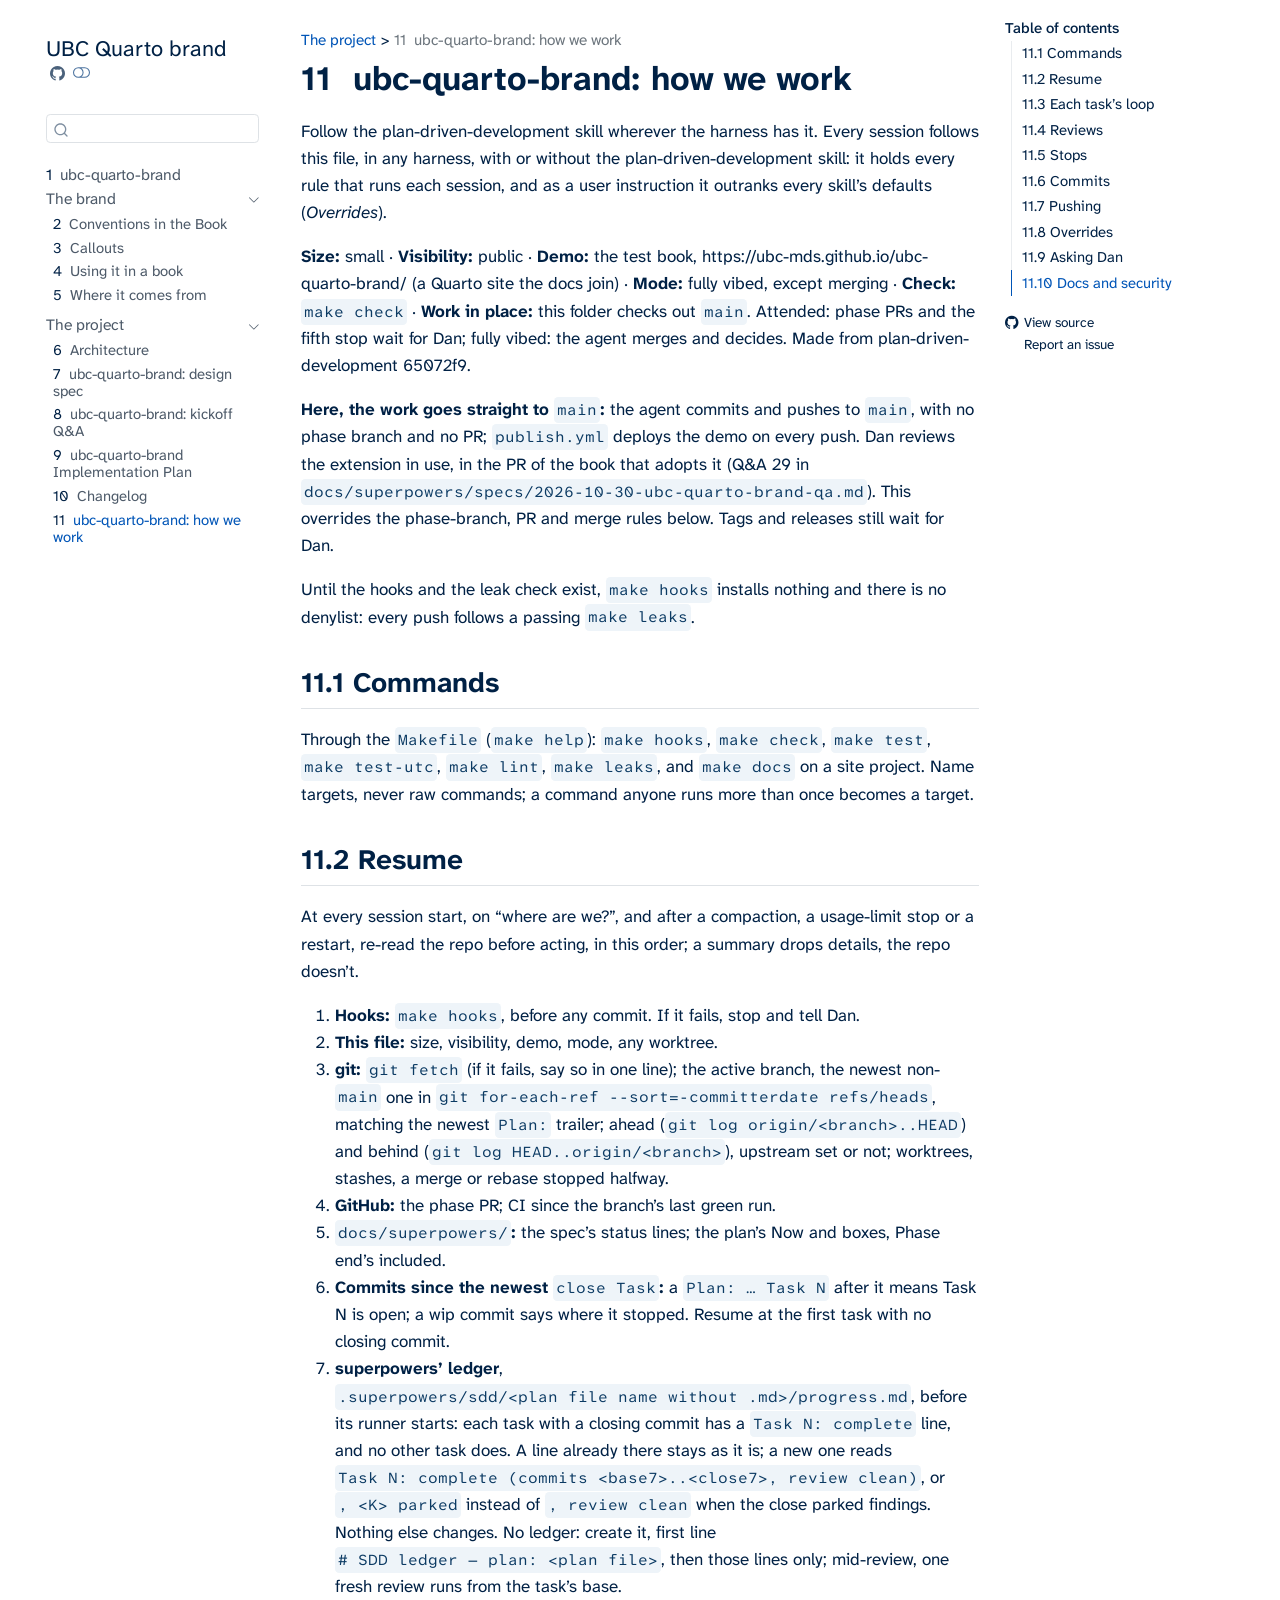
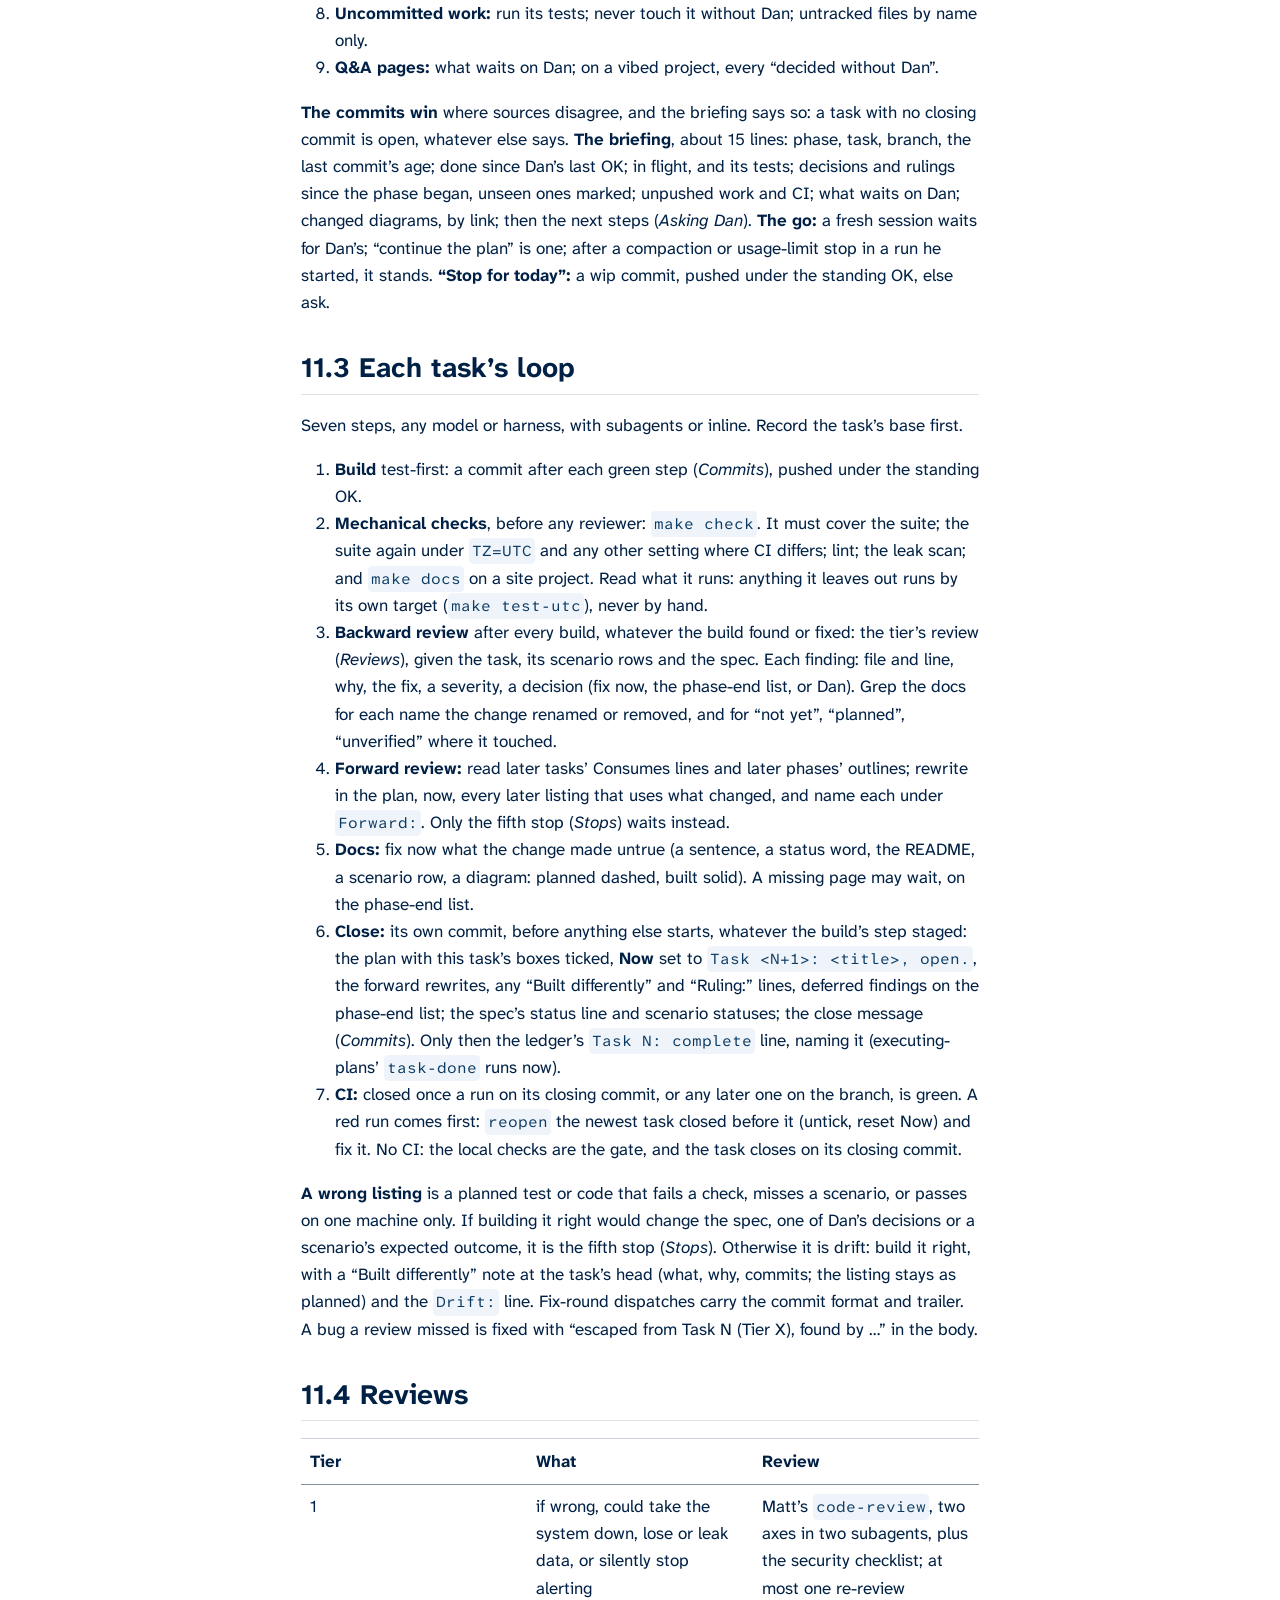
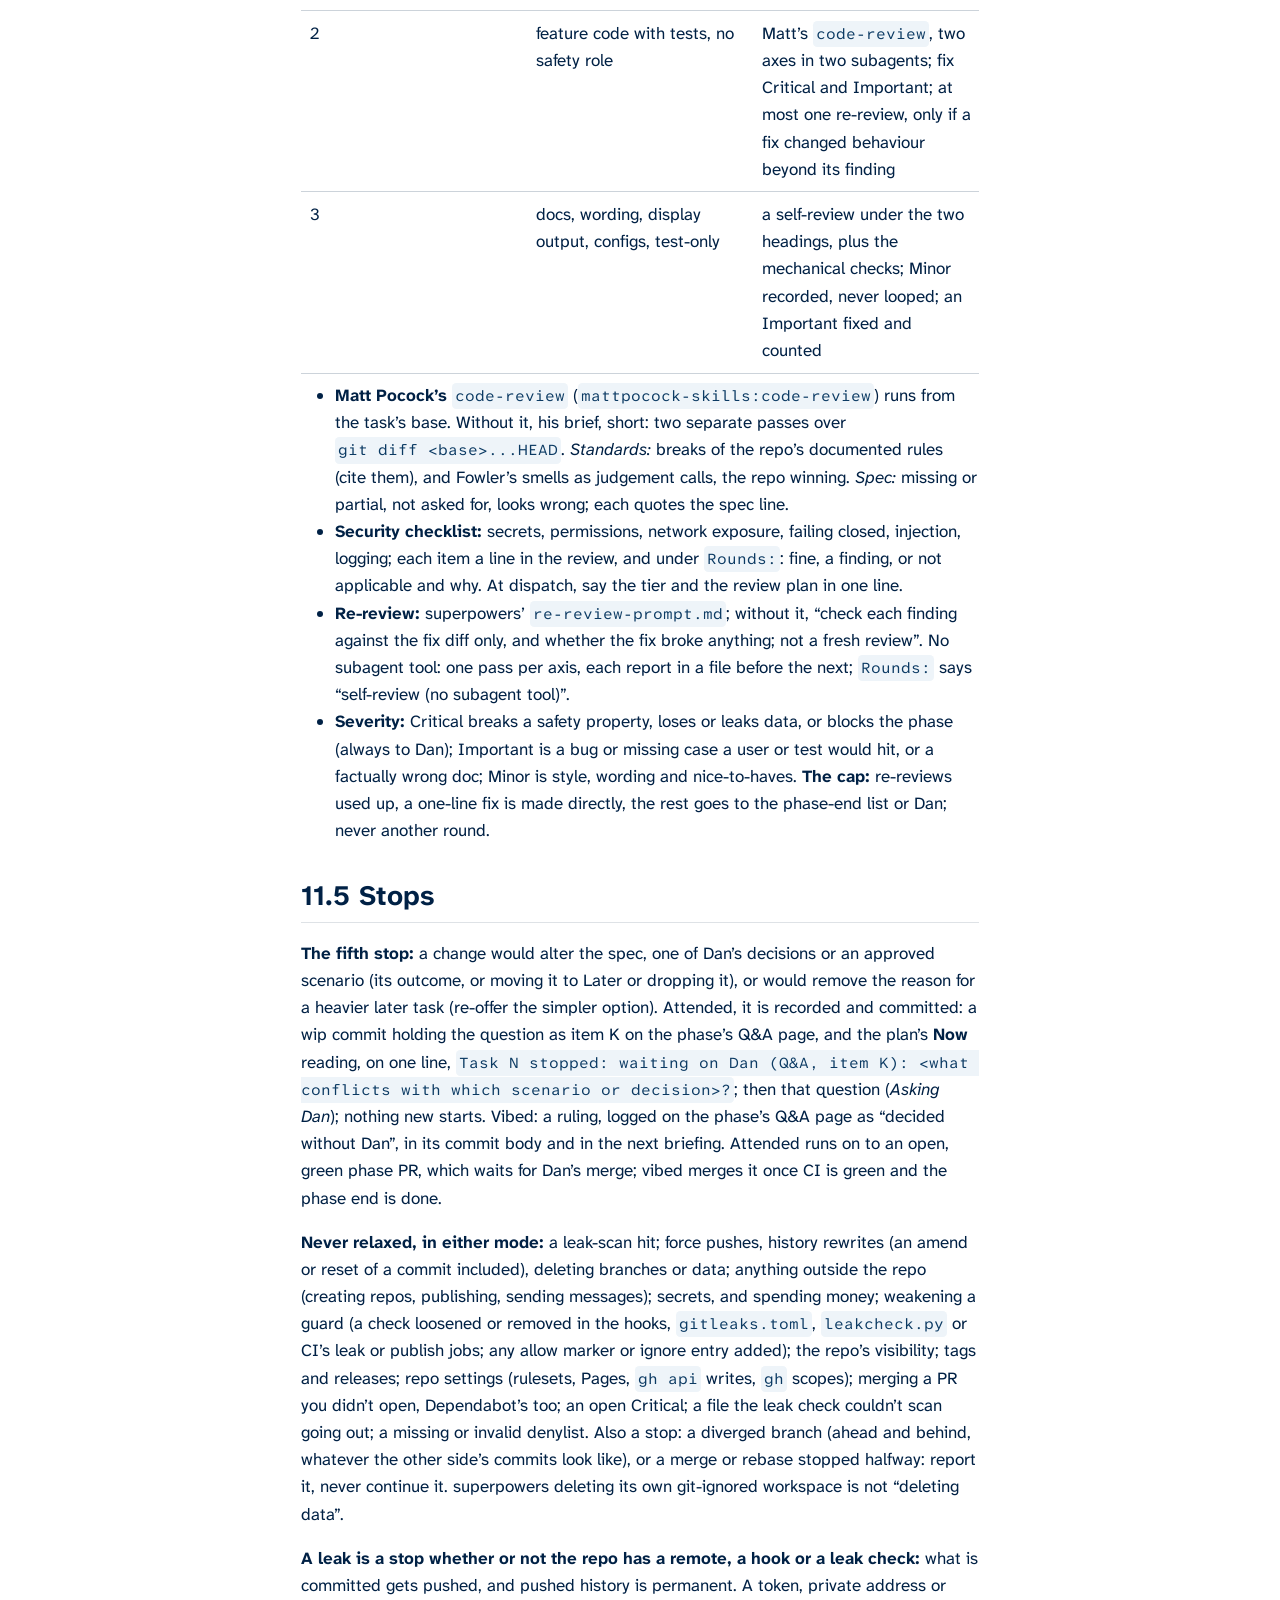
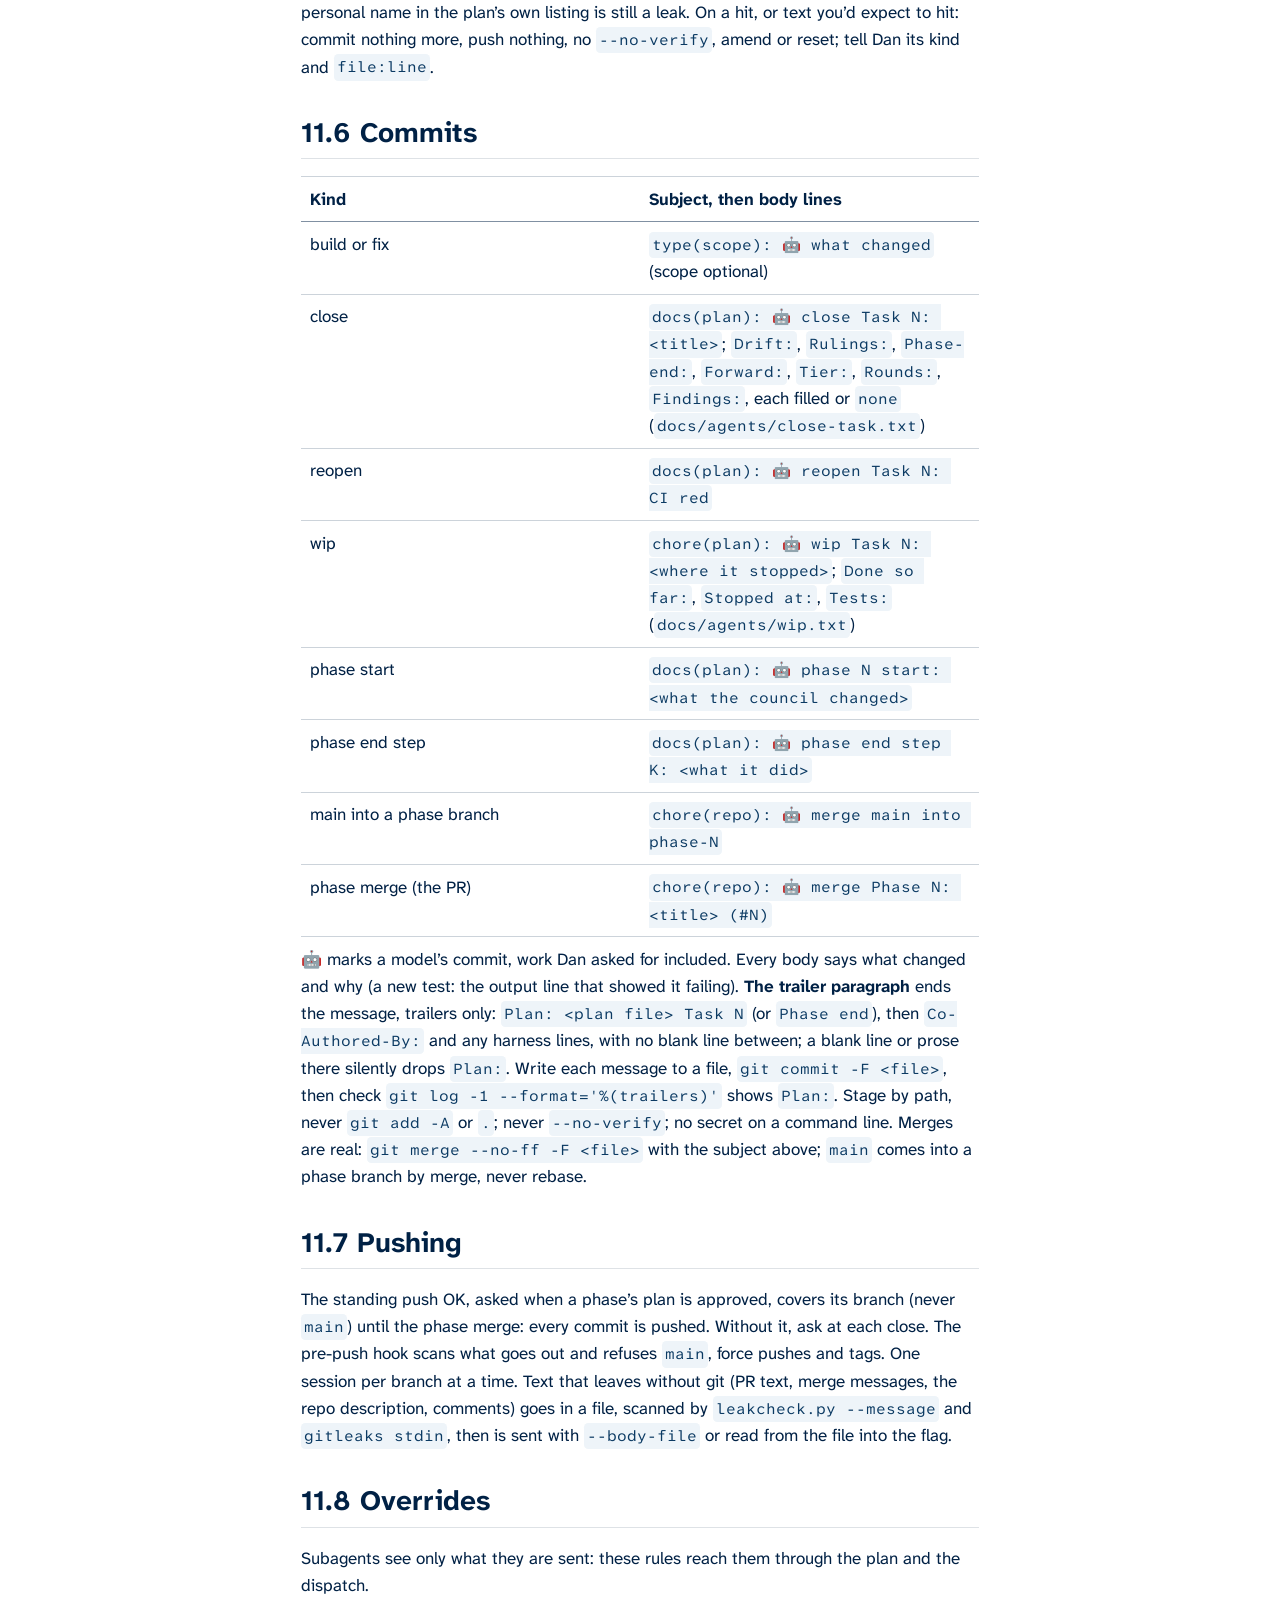
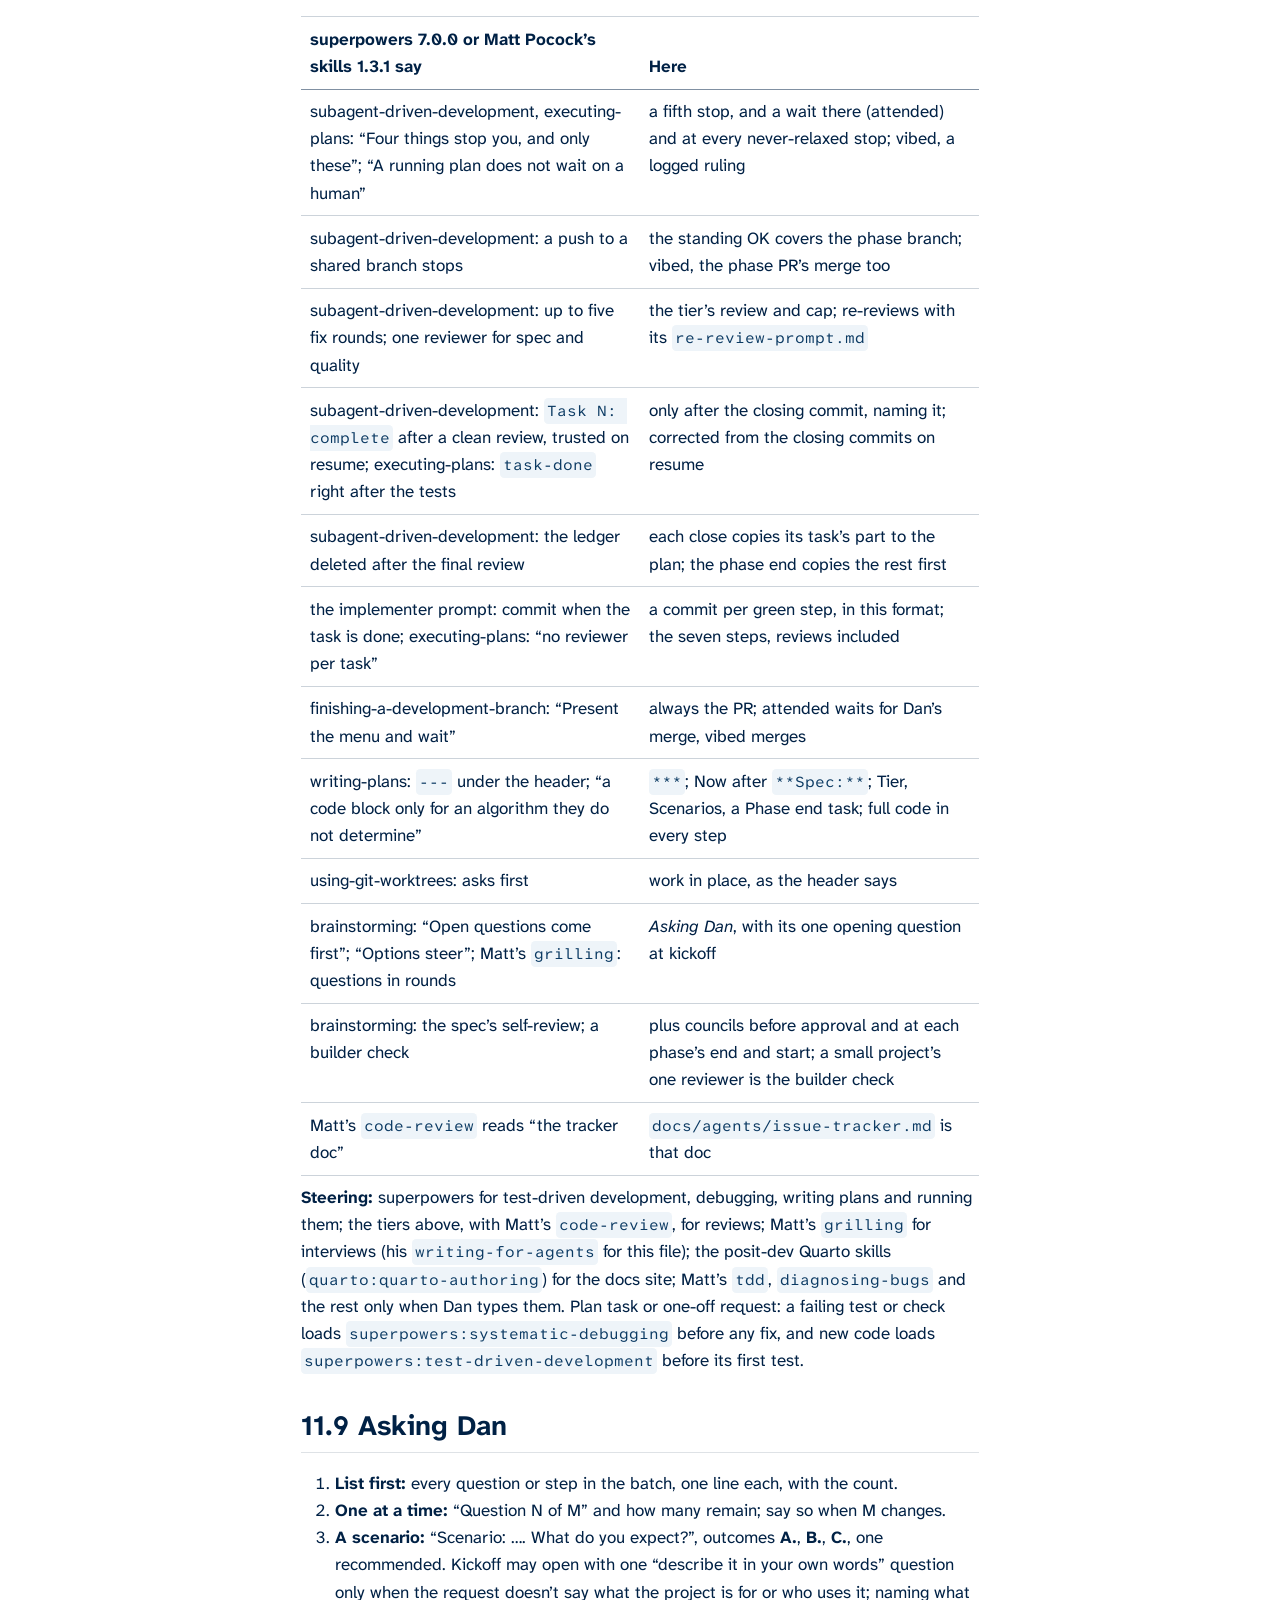
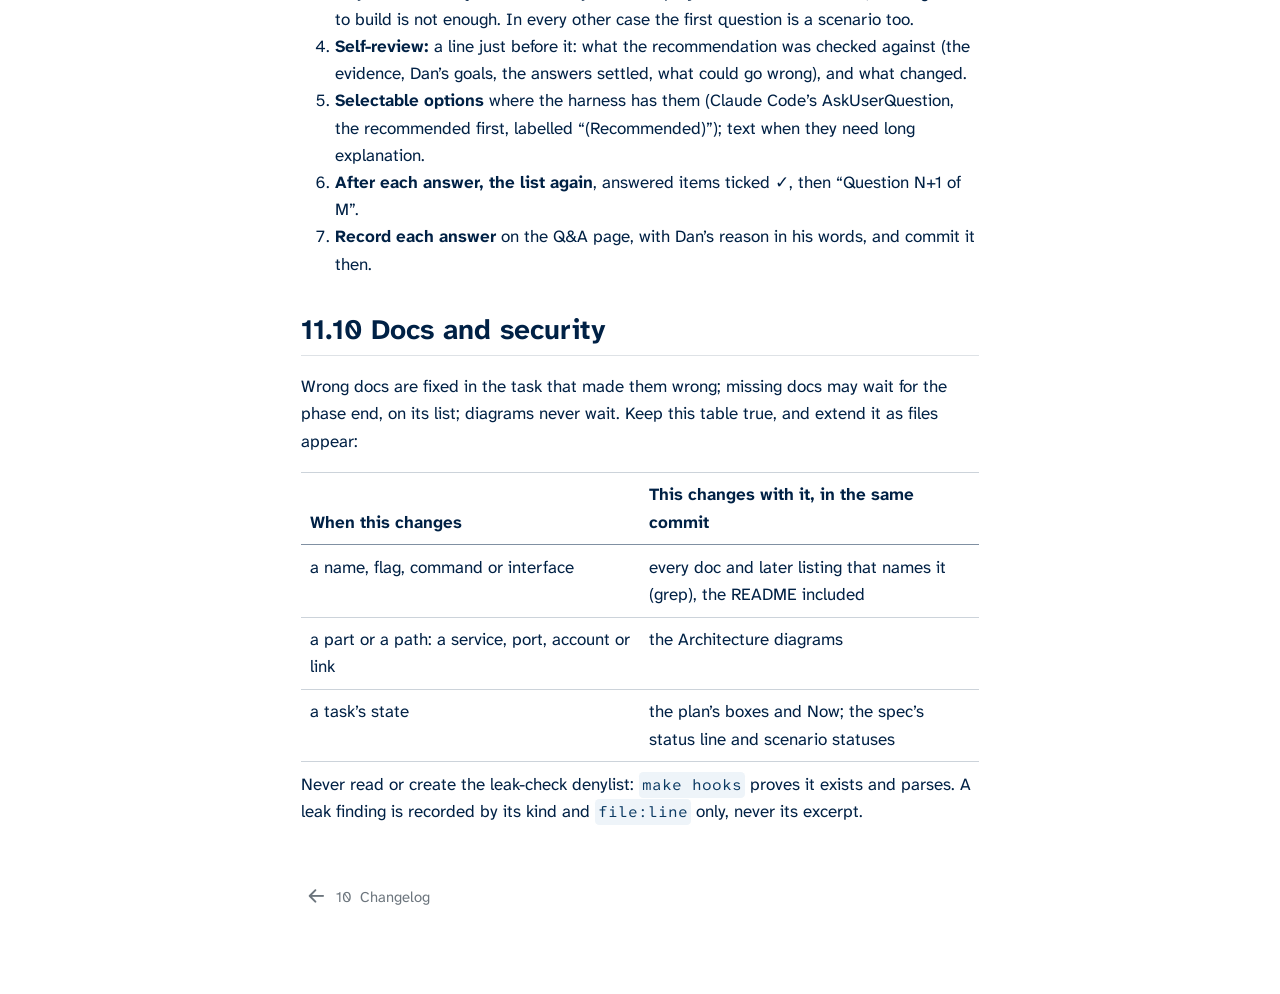
<file: AGENTS.html>
<!DOCTYPE html>
<html xmlns="http://www.w3.org/1999/xhtml" lang="en" xml:lang="en"><head>

<meta charset="utf-8">
<meta name="generator" content="quarto-1.10.20">

<meta name="viewport" content="width=device-width, initial-scale=1.0, user-scalable=yes">


<title>11&nbsp; ubc-quarto-brand: how we work – UBC Quarto brand</title>
<style>
/* Default styles provided by pandoc.
** See https://pandoc.org/MANUAL.html#variables-for-html for config info.
*/
span.smallcaps{font-variant: small-caps;}
div.columns{display: flex; gap: 1.5em;}
div.column{flex: auto;}
@media screen {
div.columns{gap: min(4vw, 1.5em);}
div.column{overflow-x: auto;}
}
div.hanging-indent{margin-left: 1.5em; text-indent: -1.5em;}
ul.task-list{list-style: none;}
ul.task-list li input[type="checkbox"] {
  width: 0.8em;
  margin: 0 0.8em 0.2em -1em; /* quarto-specific, see https://github.com/quarto-dev/quarto-cli/issues/4556 */ 
  vertical-align: middle;
}
</style>


<script src="site_libs/quarto-nav/quarto-nav.js"></script>
<script src="site_libs/quarto-nav/headroom.min.js"></script>
<script src="site_libs/clipboard/clipboard.min.js"></script>
<script src="site_libs/quarto-search/autocomplete.umd.js"></script>
<script src="site_libs/quarto-search/fuse.min.js"></script>
<script src="site_libs/quarto-search/quarto-search.js"></script>
<meta name="quarto:offset" content="./">
<link href="./CHANGELOG.html" rel="prev">
<script src="site_libs/quarto-html/quarto.js" type="module"></script>
<script src="site_libs/quarto-html/tabsets/tabsets.js" type="module"></script>
<script src="site_libs/quarto-html/popper.min.js"></script>
<script src="site_libs/quarto-html/tippy.umd.min.js"></script>
<script src="site_libs/quarto-html/anchor.min.js"></script>
<link href="site_libs/quarto-html/tippy.css" rel="stylesheet">
<link href="site_libs/quarto-html/quarto-syntax-highlighting-f889043e3c54bf7efdfb7d1d9535202f.css" rel="stylesheet" class="quarto-color-scheme" id="quarto-text-highlighting-styles">
<link href="site_libs/quarto-html/quarto-syntax-highlighting-dark-23639e6fe4e7578a8cfaaf12ed2607d8.css" rel="stylesheet" class="quarto-color-scheme quarto-color-alternate" id="quarto-text-highlighting-styles">
<link href="site_libs/quarto-html/quarto-syntax-highlighting-f889043e3c54bf7efdfb7d1d9535202f.css" rel="stylesheet" class="quarto-color-scheme-extra" id="quarto-text-highlighting-styles">
<script src="site_libs/bootstrap/bootstrap.min.js"></script>
<link href="site_libs/bootstrap/bootstrap-icons.css" rel="stylesheet">
<link href="site_libs/bootstrap/bootstrap-81bf03a3967731642e7eb284a8c09976.min.css" rel="stylesheet" append-hash="true" class="quarto-color-scheme" id="quarto-bootstrap" data-mode="light">
<link href="site_libs/bootstrap/bootstrap-dark-c42c1422013b57fbf50f92504afcb421.min.css" rel="stylesheet" append-hash="true" class="quarto-color-scheme quarto-color-alternate" id="quarto-bootstrap" data-mode="dark">
<link href="site_libs/bootstrap/bootstrap-81bf03a3967731642e7eb284a8c09976.min.css" rel="stylesheet" append-hash="true" class="quarto-color-scheme-extra" id="quarto-bootstrap" data-mode="light">
<script src="site_libs/quarto-contrib/quizdown-1.3.2/quizdown.js"></script>
<script src="site_libs/quarto-contrib/quizdown-1.3.2/quizdownKatex.js"></script>
<script src="site_libs/quarto-contrib/quizdown-1.3.2/quizdownHighlight.js"></script>
<script src="site_libs/quarto-contrib/quizdown-1.3.2/quizdown-init.js"></script>
<link href="site_libs/quarto-contrib/fontawesome-7-free-7.2.0/fontawesome.css" rel="stylesheet">
<script id="quarto-search-options" type="application/json">{
  "location": "sidebar",
  "copy-button": false,
  "collapse-after": 3,
  "panel-placement": "start",
  "type": "textbox",
  "limit": 50,
  "keyboard-shortcut": [
    "f",
    "/",
    "s"
  ],
  "show-item-context": false,
  "language": {
    "search-no-results-text": "No results",
    "search-matching-documents-text": "matching documents",
    "search-copy-link-title": "Copy link to search",
    "search-hide-matches-text": "Hide additional matches",
    "search-more-match-text": "more match in this document",
    "search-more-matches-text": "more matches in this document",
    "search-clear-button-title": "Clear",
    "search-text-placeholder": "",
    "search-detached-cancel-button-title": "Cancel",
    "search-submit-button-title": "Submit",
    "search-label": "Search"
  }
}</script>
<style>
div.callout-definition.callout {
  border-left-color: #8A6D2B;
}
div.callout-definition.callout-style-default .callout-header {
  background-color: rgba(138, 109, 43, 0.13);
}
div.callout-definition .callout-toggle::before {  background-image: url('data:image/svg+xml,<svg xmlns="http://www.w3.org/2000/svg" width="16" height="16" fill="rgb(33, 37, 41)" class="bi bi-chevron-down" viewBox="0 0 16 16"><path fill-rule="evenodd" d="M1.646 4.646a.5.5 0 0 1 .708 0L8 10.293l5.646-5.647a.5.5 0 0 1 .708.708l-6 6a.5.5 0 0 1-.708 0l-6-6a.5.5 0 0 1 0-.708z"/></svg>');}
div.callout-definition.callout-style-default .callout-icon::before, div.callout-definition.callout-titled .callout-icon::before {
  font-family: 'Font Awesome 7 Free';
  font-weight: 900;
  font-style: normal;
  content: '\f518' !important;
  background-image: none;
}
div.callout-activity.callout {
  border-left-color: #0055B7;
}
div.callout-activity.callout-style-default .callout-header {
  background-color: rgba(0, 85, 183, 0.13);
}
div.callout-activity .callout-toggle::before {  background-image: url('data:image/svg+xml,<svg xmlns="http://www.w3.org/2000/svg" width="16" height="16" fill="rgb(33, 37, 41)" class="bi bi-chevron-down" viewBox="0 0 16 16"><path fill-rule="evenodd" d="M1.646 4.646a.5.5 0 0 1 .708 0L8 10.293l5.646-5.647a.5.5 0 0 1 .708.708l-6 6a.5.5 0 0 1-.708 0l-6-6a.5.5 0 0 1 0-.708z"/></svg>');}
div.callout-activity.callout-style-default .callout-icon::before, div.callout-activity.callout-titled .callout-icon::before {
  font-family: 'Font Awesome 7 Free';
  font-weight: 900;
  font-style: normal;
  content: '\e53d' !important;
  background-image: none;
}
div.callout-exercise.callout {
  border-left-color: #1C5F2E;
}
div.callout-exercise.callout-style-default .callout-header {
  background-color: rgba(28, 95, 46, 0.13);
}
div.callout-exercise .callout-toggle::before {  background-image: url('data:image/svg+xml,<svg xmlns="http://www.w3.org/2000/svg" width="16" height="16" fill="rgb(33, 37, 41)" class="bi bi-chevron-down" viewBox="0 0 16 16"><path fill-rule="evenodd" d="M1.646 4.646a.5.5 0 0 1 .708 0L8 10.293l5.646-5.647a.5.5 0 0 1 .708.708l-6 6a.5.5 0 0 1-.708 0l-6-6a.5.5 0 0 1 0-.708z"/></svg>');}
div.callout-exercise.callout-style-default .callout-icon::before, div.callout-exercise.callout-titled .callout-icon::before {
  font-family: 'Font Awesome 7 Free';
  font-weight: 900;
  font-style: normal;
  content: '\f44b' !important;
  background-image: none;
}
div.callout-relevance-project.callout {
  border-left-color: #0077C8;
}
div.callout-relevance-project.callout-style-default .callout-header {
  background-color: rgba(0, 119, 200, 0.13);
}
div.callout-relevance-project .callout-toggle::before {  background-image: url('data:image/svg+xml,<svg xmlns="http://www.w3.org/2000/svg" width="16" height="16" fill="rgb(33, 37, 41)" class="bi bi-chevron-down" viewBox="0 0 16 16"><path fill-rule="evenodd" d="M1.646 4.646a.5.5 0 0 1 .708 0L8 10.293l5.646-5.647a.5.5 0 0 1 .708.708l-6 6a.5.5 0 0 1-.708 0l-6-6a.5.5 0 0 1 0-.708z"/></svg>');}
div.callout-relevance-project.callout-style-default .callout-icon::before, div.callout-relevance-project.callout-titled .callout-icon::before {
  font-family: 'Font Awesome 7 Free';
  font-weight: 900;
  font-style: normal;
  content: '\f542' !important;
  background-image: none;
}
</style>


</head>

<body class="nav-sidebar floating quarto-light"><script id="quarto-html-before-body" type="application/javascript">
    const toggleBodyColorMode = (bsSheetEl) => {
      const mode = bsSheetEl.getAttribute("data-mode");
      const bodyEl = window.document.querySelector("body");
      if (mode === "dark") {
        bodyEl.classList.add("quarto-dark");
        bodyEl.classList.remove("quarto-light");
      } else {
        bodyEl.classList.add("quarto-light");
        bodyEl.classList.remove("quarto-dark");
      }
    }
    const toggleBodyColorPrimary = () => {
      const bsSheetEl = window.document.querySelector("link#quarto-bootstrap:not([rel=disabled-stylesheet])");
      if (bsSheetEl) {
        toggleBodyColorMode(bsSheetEl);
      }
    }
    const setColorSchemeToggle = (alternate) => {
      const toggles = window.document.querySelectorAll('.quarto-color-scheme-toggle');
      for (let i=0; i < toggles.length; i++) {
        const toggle = toggles[i];
        if (toggle) {
          if (alternate) {
            toggle.classList.add("alternate");
          } else {
            toggle.classList.remove("alternate");
          }
        }
      }
    };
    const toggleColorMode = (alternate) => {
      // Switch the stylesheets
      const primaryStylesheets = window.document.querySelectorAll('link.quarto-color-scheme:not(.quarto-color-alternate)');
      const alternateStylesheets = window.document.querySelectorAll('link.quarto-color-scheme.quarto-color-alternate');
      manageTransitions('#quarto-margin-sidebar .nav-link', false);
      if (alternate) {
        // note: dark is layered on light, we don't disable primary!
        enableStylesheet(alternateStylesheets);
        for (const sheetNode of alternateStylesheets) {
          if (sheetNode.id === "quarto-bootstrap") {
            toggleBodyColorMode(sheetNode);
          }
        }
      } else {
        disableStylesheet(alternateStylesheets);
        enableStylesheet(primaryStylesheets)
        toggleBodyColorPrimary();
      }
      manageTransitions('#quarto-margin-sidebar .nav-link', true);
      // Switch the toggles
      setColorSchemeToggle(alternate)
      // Hack to workaround the fact that safari doesn't
      // properly recolor the scrollbar when toggling (#1455)
      if (navigator.userAgent.indexOf('Safari') > 0 && navigator.userAgent.indexOf('Chrome') == -1) {
        manageTransitions("body", false);
        window.scrollTo(0, 1);
        setTimeout(() => {
          window.scrollTo(0, 0);
          manageTransitions("body", true);
        }, 40);
      }
    }
    const disableStylesheet = (stylesheets) => {
      for (let i=0; i < stylesheets.length; i++) {
        const stylesheet = stylesheets[i];
        stylesheet.rel = 'disabled-stylesheet';
      }
    }
    const enableStylesheet = (stylesheets) => {
      for (let i=0; i < stylesheets.length; i++) {
        const stylesheet = stylesheets[i];
        if(stylesheet.rel !== 'stylesheet') { // for Chrome, which will still FOUC without this check
          stylesheet.rel = 'stylesheet';
        }
      }
    }
    const manageTransitions = (selector, allowTransitions) => {
      const els = window.document.querySelectorAll(selector);
      for (let i=0; i < els.length; i++) {
        const el = els[i];
        if (allowTransitions) {
          el.classList.remove('notransition');
        } else {
          el.classList.add('notransition');
        }
      }
    }
    const isFileUrl = () => {
      return window.location.protocol === 'file:';
    }
    const hasAlternateSentinel = () => {
      let styleSentinel = getColorSchemeSentinel();
      if (styleSentinel !== null) {
        return styleSentinel === "alternate";
      } else {
        return false;
      }
    }
    const setStyleSentinel = (alternate) => {
      const value = alternate ? "alternate" : "default";
      if (!isFileUrl()) {
        window.localStorage.setItem("quarto-color-scheme", value);
      } else {
        localAlternateSentinel = value;
      }
    }
    const getColorSchemeSentinel = () => {
      if (!isFileUrl()) {
        const storageValue = window.localStorage.getItem("quarto-color-scheme");
        return storageValue != null ? storageValue : localAlternateSentinel;
      } else {
        return localAlternateSentinel;
      }
    }
    const toggleGiscusIfUsed = (isAlternate, darkModeDefault) => {
      const baseTheme = document.querySelector('#giscus-base-theme')?.value ?? 'light';
      const alternateTheme = document.querySelector('#giscus-alt-theme')?.value ?? 'dark';
      let newTheme = '';
      if(authorPrefersDark) {
        newTheme = isAlternate ? baseTheme : alternateTheme;
      } else {
        newTheme = isAlternate ? alternateTheme : baseTheme;
      }
      const changeGiscusTheme = () => {
        // From: https://github.com/giscus/giscus/issues/336
        const sendMessage = (message) => {
          const iframe = document.querySelector('iframe.giscus-frame');
          if (!iframe) return;
          iframe.contentWindow.postMessage({ giscus: message }, 'https://giscus.app');
        }
        sendMessage({
          setConfig: {
            theme: newTheme
          }
        });
      }
      const isGiscussLoaded = window.document.querySelector('iframe.giscus-frame') !== null;
      if (isGiscussLoaded) {
        changeGiscusTheme();
      }
    };
    const authorPrefersDark = false;
    const darkModeDefault = authorPrefersDark;
      document.querySelector('link#quarto-text-highlighting-styles.quarto-color-scheme-extra').rel = 'disabled-stylesheet';
      document.querySelector('link#quarto-bootstrap.quarto-color-scheme-extra').rel = 'disabled-stylesheet';
    let localAlternateSentinel = darkModeDefault ? 'alternate' : 'default';
    // Dark / light mode switch
    window.quartoToggleColorScheme = () => {
      // Read the current dark / light value
      let toAlternate = !hasAlternateSentinel();
      toggleColorMode(toAlternate);
      setStyleSentinel(toAlternate);
      toggleGiscusIfUsed(toAlternate, darkModeDefault);
      window.dispatchEvent(new Event('resize'));
    };
    // Switch to dark mode if need be
    if (hasAlternateSentinel()) {
      toggleColorMode(true);
    } else {
      toggleColorMode(false);
    }
  </script>

<div id="quarto-search-results"></div>
  <header id="quarto-header" class="headroom fixed-top">
  <nav class="quarto-secondary-nav">
    <div class="container-fluid d-flex">
      <button type="button" class="quarto-btn-toggle btn" data-bs-toggle="collapse" role="button" data-bs-target=".quarto-sidebar-collapse-item" aria-controls="quarto-sidebar" aria-expanded="false" aria-label="Toggle sidebar navigation" onclick="if (window.quartoToggleHeadroom) { window.quartoToggleHeadroom(); }">
        <i class="bi bi-layout-text-sidebar-reverse"></i>
      </button>
        <nav class="quarto-page-breadcrumbs" aria-label="breadcrumb"><ol class="breadcrumb"><li class="breadcrumb-item"><a href="./docs/architecture.html">The project</a></li><li class="breadcrumb-item"><a href="./AGENTS.html"><span class="chapter-number">11</span>&nbsp; <span class="chapter-title">ubc-quarto-brand: how we work</span></a></li></ol></nav>
        <a class="flex-grow-1" role="navigation" data-bs-toggle="collapse" data-bs-target=".quarto-sidebar-collapse-item" aria-controls="quarto-sidebar" aria-expanded="false" aria-label="Toggle sidebar navigation" onclick="if (window.quartoToggleHeadroom) { window.quartoToggleHeadroom(); }">      
        </a>
      <button type="button" class="btn quarto-search-button" aria-label="Search" onclick="window.quartoOpenSearch();">
        <i class="bi bi-search"></i>
      </button>
    </div>
  </nav>
</header>
<!-- content -->
<div id="quarto-content" class="quarto-container page-columns page-rows-contents page-layout-article">
<!-- sidebar -->
  <nav id="quarto-sidebar" class="sidebar collapse collapse-horizontal quarto-sidebar-collapse-item sidebar-navigation floating overflow-auto">
    <div class="pt-lg-2 mt-2 text-left sidebar-header">
    <div class="sidebar-title mb-0 py-0">
      <a href="./">UBC Quarto brand</a> 
        <div class="sidebar-tools-main">
    <a href="https://github.com/UBC-MDS/ubc-quarto-brand" title="Source Code" class="quarto-navigation-tool px-1" aria-label="Source Code"><i class="bi bi-github"></i></a>
  <a href="" class="quarto-color-scheme-toggle quarto-navigation-tool  px-1" onclick="window.quartoToggleColorScheme(); return false;" title="Toggle dark mode"><i class="bi"></i></a>
</div>
    </div>
      </div>
        <div class="mt-2 flex-shrink-0 align-items-center">
        <div class="sidebar-search">
        <div id="quarto-search" class="" title="Search"></div>
        </div>
        </div>
    <div class="sidebar-menu-container"> 
    <ul class="list-unstyled mt-1">
        <li class="sidebar-item">
  <div class="sidebar-item-container"> 
  <a href="./index.html" class="sidebar-item-text sidebar-link">
 <span class="menu-text"><span class="chapter-number">1</span>&nbsp; <span class="chapter-title">ubc-quarto-brand</span></span></a>
  </div>
</li>
        <li class="sidebar-item sidebar-item-section">
      <div class="sidebar-item-container"> 
            <a class="sidebar-item-text sidebar-link text-start" data-bs-toggle="collapse" data-bs-target="#quarto-sidebar-section-1" role="navigation" aria-expanded="true">
 <span class="menu-text">The brand</span></a>
          <a class="sidebar-item-toggle text-start" data-bs-toggle="collapse" data-bs-target="#quarto-sidebar-section-1" role="navigation" aria-expanded="true" aria-label="Toggle section">
            <i class="bi bi-chevron-right ms-2"></i>
          </a> 
      </div>
      <ul id="quarto-sidebar-section-1" class="collapse list-unstyled sidebar-section depth1 show">  
          <li class="sidebar-item">
  <div class="sidebar-item-container"> 
  <a href="./chapters/book-conventions.html" class="sidebar-item-text sidebar-link">
 <span class="menu-text"><span class="chapter-number">2</span>&nbsp; <span class="chapter-title">Conventions in the Book</span></span></a>
  </div>
</li>
          <li class="sidebar-item">
  <div class="sidebar-item-container"> 
  <a href="./chapters/callouts.html" class="sidebar-item-text sidebar-link">
 <span class="menu-text"><span class="chapter-number">3</span>&nbsp; <span class="chapter-title">Callouts</span></span></a>
  </div>
</li>
          <li class="sidebar-item">
  <div class="sidebar-item-container"> 
  <a href="./chapters/using.html" class="sidebar-item-text sidebar-link">
 <span class="menu-text"><span class="chapter-number">4</span>&nbsp; <span class="chapter-title">Using it in a book</span></span></a>
  </div>
</li>
          <li class="sidebar-item">
  <div class="sidebar-item-container"> 
  <a href="./chapters/provenance.html" class="sidebar-item-text sidebar-link">
 <span class="menu-text"><span class="chapter-number">5</span>&nbsp; <span class="chapter-title">Where it comes from</span></span></a>
  </div>
</li>
      </ul>
  </li>
        <li class="sidebar-item sidebar-item-section">
      <div class="sidebar-item-container"> 
            <a class="sidebar-item-text sidebar-link text-start" data-bs-toggle="collapse" data-bs-target="#quarto-sidebar-section-2" role="navigation" aria-expanded="true">
 <span class="menu-text">The project</span></a>
          <a class="sidebar-item-toggle text-start" data-bs-toggle="collapse" data-bs-target="#quarto-sidebar-section-2" role="navigation" aria-expanded="true" aria-label="Toggle section">
            <i class="bi bi-chevron-right ms-2"></i>
          </a> 
      </div>
      <ul id="quarto-sidebar-section-2" class="collapse list-unstyled sidebar-section depth1 show">  
          <li class="sidebar-item">
  <div class="sidebar-item-container"> 
  <a href="./docs/architecture.html" class="sidebar-item-text sidebar-link">
 <span class="menu-text"><span class="chapter-number">6</span>&nbsp; <span class="chapter-title">Architecture</span></span></a>
  </div>
</li>
          <li class="sidebar-item">
  <div class="sidebar-item-container"> 
  <a href="./docs/superpowers/specs/2026-10-30-ubc-quarto-brand-design.html" class="sidebar-item-text sidebar-link">
 <span class="menu-text"><span class="chapter-number">7</span>&nbsp; <span class="chapter-title">ubc-quarto-brand: design spec</span></span></a>
  </div>
</li>
          <li class="sidebar-item">
  <div class="sidebar-item-container"> 
  <a href="./docs/superpowers/specs/2026-10-30-ubc-quarto-brand-qa.html" class="sidebar-item-text sidebar-link">
 <span class="menu-text"><span class="chapter-number">8</span>&nbsp; <span class="chapter-title">ubc-quarto-brand: kickoff Q&amp;A</span></span></a>
  </div>
</li>
          <li class="sidebar-item">
  <div class="sidebar-item-container"> 
  <a href="./docs/superpowers/plans/2026-10-30-ubc-quarto-brand.html" class="sidebar-item-text sidebar-link">
 <span class="menu-text"><span class="chapter-number">9</span>&nbsp; <span class="chapter-title">ubc-quarto-brand Implementation Plan</span></span></a>
  </div>
</li>
          <li class="sidebar-item">
  <div class="sidebar-item-container"> 
  <a href="./CHANGELOG.html" class="sidebar-item-text sidebar-link">
 <span class="menu-text"><span class="chapter-number">10</span>&nbsp; <span class="chapter-title">Changelog</span></span></a>
  </div>
</li>
          <li class="sidebar-item">
  <div class="sidebar-item-container"> 
  <a href="./AGENTS.html" class="sidebar-item-text sidebar-link active">
 <span class="menu-text"><span class="chapter-number">11</span>&nbsp; <span class="chapter-title">ubc-quarto-brand: how we work</span></span></a>
  </div>
</li>
      </ul>
  </li>
    </ul>
    </div>
</nav>
<div id="quarto-sidebar-glass" class="quarto-sidebar-collapse-item" data-bs-toggle="collapse" data-bs-target=".quarto-sidebar-collapse-item"></div>
<!-- margin-sidebar -->
    <div id="quarto-margin-sidebar" class="sidebar margin-sidebar">
        <nav id="TOC" role="doc-toc" class="toc-active">
    <h2 id="toc-title">Table of contents</h2>
   
  <ul>
  <li><a href="#commands" id="toc-commands" class="nav-link active" data-scroll-target="#commands"><span class="header-section-number">11.1</span> Commands</a></li>
  <li><a href="#resume" id="toc-resume" class="nav-link" data-scroll-target="#resume"><span class="header-section-number">11.2</span> Resume</a></li>
  <li><a href="#each-tasks-loop" id="toc-each-tasks-loop" class="nav-link" data-scroll-target="#each-tasks-loop"><span class="header-section-number">11.3</span> Each task’s loop</a></li>
  <li><a href="#reviews" id="toc-reviews" class="nav-link" data-scroll-target="#reviews"><span class="header-section-number">11.4</span> Reviews</a></li>
  <li><a href="#stops" id="toc-stops" class="nav-link" data-scroll-target="#stops"><span class="header-section-number">11.5</span> Stops</a></li>
  <li><a href="#commits" id="toc-commits" class="nav-link" data-scroll-target="#commits"><span class="header-section-number">11.6</span> Commits</a></li>
  <li><a href="#pushing" id="toc-pushing" class="nav-link" data-scroll-target="#pushing"><span class="header-section-number">11.7</span> Pushing</a></li>
  <li><a href="#overrides" id="toc-overrides" class="nav-link" data-scroll-target="#overrides"><span class="header-section-number">11.8</span> Overrides</a></li>
  <li><a href="#asking-dan" id="toc-asking-dan" class="nav-link" data-scroll-target="#asking-dan"><span class="header-section-number">11.9</span> Asking Dan</a></li>
  <li><a href="#docs-and-security" id="toc-docs-and-security" class="nav-link" data-scroll-target="#docs-and-security"><span class="header-section-number">11.10</span> Docs and security</a></li>
  </ul>
<div class="toc-actions"><ul><li><a href="https://github.com/UBC-MDS/ubc-quarto-brand/blob/main/AGENTS.md" class="toc-action"><i class="bi bi-github"></i>View source</a></li><li><a href="https://github.com/UBC-MDS/ubc-quarto-brand/issues/new" class="toc-action"><i class="bi empty"></i>Report an issue</a></li></ul></div></nav>
    </div>
<!-- main -->
<main class="content" id="quarto-document-content">


<header id="title-block-header" class="quarto-title-block default"><nav class="quarto-page-breadcrumbs quarto-title-breadcrumbs d-none d-lg-block" aria-label="breadcrumb"><ol class="breadcrumb"><li class="breadcrumb-item"><a href="./docs/architecture.html">The project</a></li><li class="breadcrumb-item"><a href="./AGENTS.html"><span class="chapter-number">11</span>&nbsp; <span class="chapter-title">ubc-quarto-brand: how we work</span></a></li></ol></nav>
<div class="quarto-title">
<h1 class="title"><span class="chapter-number">11</span>&nbsp; <span class="chapter-title">ubc-quarto-brand: how we work</span></h1>
</div>



<div class="quarto-title-meta">

    
  
    
  </div>
  


</header>


<p>Follow the plan-driven-development skill wherever the harness has it. Every session follows this file, in any harness, with or without the plan-driven-development skill: it holds every rule that runs each session, and as a user instruction it outranks every skill’s defaults (<em>Overrides</em>).</p>
<p><strong>Size:</strong> small · <strong>Visibility:</strong> public · <strong>Demo:</strong> the test book, https://ubc-mds.github.io/ubc-quarto-brand/ (a Quarto site the docs join) · <strong>Mode:</strong> fully vibed, except merging · <strong>Check:</strong> <code>make check</code> · <strong>Work in place:</strong> this folder checks out <code>main</code>. Attended: phase PRs and the fifth stop wait for Dan; fully vibed: the agent merges and decides. Made from plan-driven-development 65072f9.</p>
<p><strong>Here, the work goes straight to <code>main</code>:</strong> the agent commits and pushes to <code>main</code>, with no phase branch and no PR; <code>publish.yml</code> deploys the demo on every push. Dan reviews the extension in use, in the PR of the book that adopts it (Q&amp;A 29 in <code>docs/superpowers/specs/2026-10-30-ubc-quarto-brand-qa.md</code>). This overrides the phase-branch, PR and merge rules below. Tags and releases still wait for Dan.</p>
<p>Until the hooks and the leak check exist, <code>make hooks</code> installs nothing and there is no denylist: every push follows a passing <code>make leaks</code>.</p>
<section id="commands" class="level2" data-number="11.1">
<h2 data-number="11.1" class="anchored" data-anchor-id="commands"><span class="header-section-number">11.1</span> Commands</h2>
<p>Through the <code>Makefile</code> (<code>make help</code>): <code>make hooks</code>, <code>make check</code>, <code>make test</code>, <code>make test-utc</code>, <code>make lint</code>, <code>make leaks</code>, and <code>make docs</code> on a site project. Name targets, never raw commands; a command anyone runs more than once becomes a target.</p>
</section>
<section id="resume" class="level2" data-number="11.2">
<h2 data-number="11.2" class="anchored" data-anchor-id="resume"><span class="header-section-number">11.2</span> Resume</h2>
<p>At every session start, on “where are we?”, and after a compaction, a usage-limit stop or a restart, re-read the repo before acting, in this order; a summary drops details, the repo doesn’t.</p>
<ol type="1">
<li><strong>Hooks:</strong> <code>make hooks</code>, before any commit. If it fails, stop and tell Dan.</li>
<li><strong>This file:</strong> size, visibility, demo, mode, any worktree.</li>
<li><strong>git:</strong> <code>git fetch</code> (if it fails, say so in one line); the active branch, the newest non-<code>main</code> one in <code>git for-each-ref --sort=-committerdate refs/heads</code>, matching the newest <code>Plan:</code> trailer; ahead (<code>git log origin/&lt;branch&gt;..HEAD</code>) and behind (<code>git log HEAD..origin/&lt;branch&gt;</code>), upstream set or not; worktrees, stashes, a merge or rebase stopped halfway.</li>
<li><strong>GitHub:</strong> the phase PR; CI since the branch’s last green run.</li>
<li><strong><code>docs/superpowers/</code>:</strong> the spec’s status lines; the plan’s Now and boxes, Phase end’s included.</li>
<li><strong>Commits since the newest <code>close Task</code>:</strong> a <code>Plan: … Task N</code> after it means Task N is open; a wip commit says where it stopped. Resume at the first task with no closing commit.</li>
<li><strong>superpowers’ ledger</strong>, <code>.superpowers/sdd/&lt;plan file name without .md&gt;/progress.md</code>, before its runner starts: each task with a closing commit has a <code>Task N: complete</code> line, and no other task does. A line already there stays as it is; a new one reads <code>Task N: complete (commits &lt;base7&gt;..&lt;close7&gt;, review clean)</code>, or <code>, &lt;K&gt; parked</code> instead of <code>, review clean</code> when the close parked findings. Nothing else changes. No ledger: create it, first line <code># SDD ledger — plan: &lt;plan file&gt;</code>, then those lines only; mid-review, one fresh review runs from the task’s base.</li>
<li><strong>Uncommitted work:</strong> run its tests; never touch it without Dan; untracked files by name only.</li>
<li><strong>Q&amp;A pages:</strong> what waits on Dan; on a vibed project, every “decided without Dan”.</li>
</ol>
<p><strong>The commits win</strong> where sources disagree, and the briefing says so: a task with no closing commit is open, whatever else says. <strong>The briefing</strong>, about 15 lines: phase, task, branch, the last commit’s age; done since Dan’s last OK; in flight, and its tests; decisions and rulings since the phase began, unseen ones marked; unpushed work and CI; what waits on Dan; changed diagrams, by link; then the next steps (<em>Asking Dan</em>). <strong>The go:</strong> a fresh session waits for Dan’s; “continue the plan” is one; after a compaction or usage-limit stop in a run he started, it stands. <strong>“Stop for today”:</strong> a wip commit, pushed under the standing OK, else ask.</p>
</section>
<section id="each-tasks-loop" class="level2" data-number="11.3">
<h2 data-number="11.3" class="anchored" data-anchor-id="each-tasks-loop"><span class="header-section-number">11.3</span> Each task’s loop</h2>
<p>Seven steps, any model or harness, with subagents or inline. Record the task’s base first.</p>
<ol type="1">
<li><strong>Build</strong> test-first: a commit after each green step (<em>Commits</em>), pushed under the standing OK.</li>
<li><strong>Mechanical checks</strong>, before any reviewer: <code>make check</code>. It must cover the suite; the suite again under <code>TZ=UTC</code> and any other setting where CI differs; lint; the leak scan; and <code>make docs</code> on a site project. Read what it runs: anything it leaves out runs by its own target (<code>make test-utc</code>), never by hand.</li>
<li><strong>Backward review</strong> after every build, whatever the build found or fixed: the tier’s review (<em>Reviews</em>), given the task, its scenario rows and the spec. Each finding: file and line, why, the fix, a severity, a decision (fix now, the phase-end list, or Dan). Grep the docs for each name the change renamed or removed, and for “not yet”, “planned”, “unverified” where it touched.</li>
<li><strong>Forward review:</strong> read later tasks’ Consumes lines and later phases’ outlines; rewrite in the plan, now, every later listing that uses what changed, and name each under <code>Forward:</code>. Only the fifth stop (<em>Stops</em>) waits instead.</li>
<li><strong>Docs:</strong> fix now what the change made untrue (a sentence, a status word, the README, a scenario row, a diagram: planned dashed, built solid). A missing page may wait, on the phase-end list.</li>
<li><strong>Close:</strong> its own commit, before anything else starts, whatever the build’s step staged: the plan with this task’s boxes ticked, <strong>Now</strong> set to <code>Task &lt;N+1&gt;: &lt;title&gt;, open.</code>, the forward rewrites, any “Built differently” and “Ruling:” lines, deferred findings on the phase-end list; the spec’s status line and scenario statuses; the close message (<em>Commits</em>). Only then the ledger’s <code>Task N: complete</code> line, naming it (executing-plans’ <code>task-done</code> runs now).</li>
<li><strong>CI:</strong> closed once a run on its closing commit, or any later one on the branch, is green. A red run comes first: <code>reopen</code> the newest task closed before it (untick, reset Now) and fix it. No CI: the local checks are the gate, and the task closes on its closing commit.</li>
</ol>
<p><strong>A wrong listing</strong> is a planned test or code that fails a check, misses a scenario, or passes on one machine only. If building it right would change the spec, one of Dan’s decisions or a scenario’s expected outcome, it is the fifth stop (<em>Stops</em>). Otherwise it is drift: build it right, with a “Built differently” note at the task’s head (what, why, commits; the listing stays as planned) and the <code>Drift:</code> line. Fix-round dispatches carry the commit format and trailer. A bug a review missed is fixed with “escaped from Task N (Tier X), found by …” in the body.</p>
</section>
<section id="reviews" class="level2" data-number="11.4">
<h2 data-number="11.4" class="anchored" data-anchor-id="reviews"><span class="header-section-number">11.4</span> Reviews</h2>
<table class="caption-top table">
<colgroup>
<col style="width: 33%">
<col style="width: 33%">
<col style="width: 33%">
</colgroup>
<thead>
<tr class="header">
<th>Tier</th>
<th>What</th>
<th>Review</th>
</tr>
</thead>
<tbody>
<tr class="odd">
<td>1</td>
<td>if wrong, could take the system down, lose or leak data, or silently stop alerting</td>
<td>Matt’s <code>code-review</code>, two axes in two subagents, plus the security checklist; at most one re-review</td>
</tr>
<tr class="even">
<td>2</td>
<td>feature code with tests, no safety role</td>
<td>Matt’s <code>code-review</code>, two axes in two subagents; fix Critical and Important; at most one re-review, only if a fix changed behaviour beyond its finding</td>
</tr>
<tr class="odd">
<td>3</td>
<td>docs, wording, display output, configs, test-only</td>
<td>a self-review under the two headings, plus the mechanical checks; Minor recorded, never looped; an Important fixed and counted</td>
</tr>
</tbody>
</table>
<ul>
<li><strong>Matt Pocock’s <code>code-review</code></strong> (<code>mattpocock-skills:code-review</code>) runs from the task’s base. Without it, his brief, short: two separate passes over <code>git diff &lt;base&gt;...HEAD</code>. <em>Standards:</em> breaks of the repo’s documented rules (cite them), and Fowler’s smells as judgement calls, the repo winning. <em>Spec:</em> missing or partial, not asked for, looks wrong; each quotes the spec line.</li>
<li><strong>Security checklist:</strong> secrets, permissions, network exposure, failing closed, injection, logging; each item a line in the review, and under <code>Rounds:</code>: fine, a finding, or not applicable and why. At dispatch, say the tier and the review plan in one line.</li>
<li><strong>Re-review:</strong> superpowers’ <code>re-review-prompt.md</code>; without it, “check each finding against the fix diff only, and whether the fix broke anything; not a fresh review”. No subagent tool: one pass per axis, each report in a file before the next; <code>Rounds:</code> says “self-review (no subagent tool)”.</li>
<li><strong>Severity:</strong> Critical breaks a safety property, loses or leaks data, or blocks the phase (always to Dan); Important is a bug or missing case a user or test would hit, or a factually wrong doc; Minor is style, wording and nice-to-haves. <strong>The cap:</strong> re-reviews used up, a one-line fix is made directly, the rest goes to the phase-end list or Dan; never another round.</li>
</ul>
</section>
<section id="stops" class="level2" data-number="11.5">
<h2 data-number="11.5" class="anchored" data-anchor-id="stops"><span class="header-section-number">11.5</span> Stops</h2>
<p><strong>The fifth stop:</strong> a change would alter the spec, one of Dan’s decisions or an approved scenario (its outcome, or moving it to Later or dropping it), or would remove the reason for a heavier later task (re-offer the simpler option). Attended, it is recorded and committed: a wip commit holding the question as item K on the phase’s Q&amp;A page, and the plan’s <strong>Now</strong> reading, on one line, <code>Task N stopped: waiting on Dan (Q&amp;A, item K): &lt;what conflicts with which scenario or decision&gt;?</code>; then that question (<em>Asking Dan</em>); nothing new starts. Vibed: a ruling, logged on the phase’s Q&amp;A page as “decided without Dan”, in its commit body and in the next briefing. Attended runs on to an open, green phase PR, which waits for Dan’s merge; vibed merges it once CI is green and the phase end is done.</p>
<p><strong>Never relaxed, in either mode:</strong> a leak-scan hit; force pushes, history rewrites (an amend or reset of a commit included), deleting branches or data; anything outside the repo (creating repos, publishing, sending messages); secrets, and spending money; weakening a guard (a check loosened or removed in the hooks, <code>gitleaks.toml</code>, <code>leakcheck.py</code> or CI’s leak or publish jobs; any allow marker or ignore entry added); the repo’s visibility; tags and releases; repo settings (rulesets, Pages, <code>gh api</code> writes, <code>gh</code> scopes); merging a PR you didn’t open, Dependabot’s too; an open Critical; a file the leak check couldn’t scan going out; a missing or invalid denylist. Also a stop: a diverged branch (ahead and behind, whatever the other side’s commits look like), or a merge or rebase stopped halfway: report it, never continue it. superpowers deleting its own git-ignored workspace is not “deleting data”.</p>
<p><strong>A leak is a stop whether or not the repo has a remote, a hook or a leak check:</strong> what is committed gets pushed, and pushed history is permanent. A token, private address or personal name in the plan’s own listing is still a leak. On a hit, or text you’d expect to hit: commit nothing more, push nothing, no <code>--no-verify</code>, amend or reset; tell Dan its kind and <code>file:line</code>.</p>
</section>
<section id="commits" class="level2" data-number="11.6">
<h2 data-number="11.6" class="anchored" data-anchor-id="commits"><span class="header-section-number">11.6</span> Commits</h2>
<table class="caption-top table">
<colgroup>
<col style="width: 50%">
<col style="width: 50%">
</colgroup>
<thead>
<tr class="header">
<th>Kind</th>
<th>Subject, then body lines</th>
</tr>
</thead>
<tbody>
<tr class="odd">
<td>build or fix</td>
<td><code>type(scope): 🤖 what changed</code> (scope optional)</td>
</tr>
<tr class="even">
<td>close</td>
<td><code>docs(plan): 🤖 close Task N: &lt;title&gt;</code>; <code>Drift:</code>, <code>Rulings:</code>, <code>Phase-end:</code>, <code>Forward:</code>, <code>Tier:</code>, <code>Rounds:</code>, <code>Findings:</code>, each filled or <code>none</code> (<code>docs/agents/close-task.txt</code>)</td>
</tr>
<tr class="odd">
<td>reopen</td>
<td><code>docs(plan): 🤖 reopen Task N: CI red</code></td>
</tr>
<tr class="even">
<td>wip</td>
<td><code>chore(plan): 🤖 wip Task N: &lt;where it stopped&gt;</code>; <code>Done so far:</code>, <code>Stopped at:</code>, <code>Tests:</code> (<code>docs/agents/wip.txt</code>)</td>
</tr>
<tr class="odd">
<td>phase start</td>
<td><code>docs(plan): 🤖 phase N start: &lt;what the council changed&gt;</code></td>
</tr>
<tr class="even">
<td>phase end step</td>
<td><code>docs(plan): 🤖 phase end step K: &lt;what it did&gt;</code></td>
</tr>
<tr class="odd">
<td>main into a phase branch</td>
<td><code>chore(repo): 🤖 merge main into phase-N</code></td>
</tr>
<tr class="even">
<td>phase merge (the PR)</td>
<td><code>chore(repo): 🤖 merge Phase N: &lt;title&gt; (#N)</code></td>
</tr>
</tbody>
</table>
<p>🤖 marks a model’s commit, work Dan asked for included. Every body says what changed and why (a new test: the output line that showed it failing). <strong>The trailer paragraph</strong> ends the message, trailers only: <code>Plan: &lt;plan file&gt; Task N</code> (or <code>Phase end</code>), then <code>Co-Authored-By:</code> and any harness lines, with no blank line between; a blank line or prose there silently drops <code>Plan:</code>. Write each message to a file, <code>git commit -F &lt;file&gt;</code>, then check <code>git log -1 --format='%(trailers)'</code> shows <code>Plan:</code>. Stage by path, never <code>git add -A</code> or <code>.</code>; never <code>--no-verify</code>; no secret on a command line. Merges are real: <code>git merge --no-ff -F &lt;file&gt;</code> with the subject above; <code>main</code> comes into a phase branch by merge, never rebase.</p>
</section>
<section id="pushing" class="level2" data-number="11.7">
<h2 data-number="11.7" class="anchored" data-anchor-id="pushing"><span class="header-section-number">11.7</span> Pushing</h2>
<p>The standing push OK, asked when a phase’s plan is approved, covers its branch (never <code>main</code>) until the phase merge: every commit is pushed. Without it, ask at each close. The pre-push hook scans what goes out and refuses <code>main</code>, force pushes and tags. One session per branch at a time. Text that leaves without git (PR text, merge messages, the repo description, comments) goes in a file, scanned by <code>leakcheck.py --message</code> and <code>gitleaks stdin</code>, then is sent with <code>--body-file</code> or read from the file into the flag.</p>
</section>
<section id="overrides" class="level2" data-number="11.8">
<h2 data-number="11.8" class="anchored" data-anchor-id="overrides"><span class="header-section-number">11.8</span> Overrides</h2>
<p>Subagents see only what they are sent: these rules reach them through the plan and the dispatch.</p>
<table class="caption-top table">
<colgroup>
<col style="width: 50%">
<col style="width: 50%">
</colgroup>
<thead>
<tr class="header">
<th>superpowers 7.0.0 or Matt Pocock’s skills 1.3.1 say</th>
<th>Here</th>
</tr>
</thead>
<tbody>
<tr class="odd">
<td>subagent-driven-development, executing-plans: “Four things stop you, and only these”; “A running plan does not wait on a human”</td>
<td>a fifth stop, and a wait there (attended) and at every never-relaxed stop; vibed, a logged ruling</td>
</tr>
<tr class="even">
<td>subagent-driven-development: a push to a shared branch stops</td>
<td>the standing OK covers the phase branch; vibed, the phase PR’s merge too</td>
</tr>
<tr class="odd">
<td>subagent-driven-development: up to five fix rounds; one reviewer for spec and quality</td>
<td>the tier’s review and cap; re-reviews with its <code>re-review-prompt.md</code></td>
</tr>
<tr class="even">
<td>subagent-driven-development: <code>Task N: complete</code> after a clean review, trusted on resume; executing-plans: <code>task-done</code> right after the tests</td>
<td>only after the closing commit, naming it; corrected from the closing commits on resume</td>
</tr>
<tr class="odd">
<td>subagent-driven-development: the ledger deleted after the final review</td>
<td>each close copies its task’s part to the plan; the phase end copies the rest first</td>
</tr>
<tr class="even">
<td>the implementer prompt: commit when the task is done; executing-plans: “no reviewer per task”</td>
<td>a commit per green step, in this format; the seven steps, reviews included</td>
</tr>
<tr class="odd">
<td>finishing-a-development-branch: “Present the menu and wait”</td>
<td>always the PR; attended waits for Dan’s merge, vibed merges</td>
</tr>
<tr class="even">
<td>writing-plans: <code>---</code> under the header; “a code block only for an algorithm they do not determine”</td>
<td><code>***</code>; Now after <code>**Spec:**</code>; Tier, Scenarios, a Phase end task; full code in every step</td>
</tr>
<tr class="odd">
<td>using-git-worktrees: asks first</td>
<td>work in place, as the header says</td>
</tr>
<tr class="even">
<td>brainstorming: “Open questions come first”; “Options steer”; Matt’s <code>grilling</code>: questions in rounds</td>
<td><em>Asking Dan</em>, with its one opening question at kickoff</td>
</tr>
<tr class="odd">
<td>brainstorming: the spec’s self-review; a builder check</td>
<td>plus councils before approval and at each phase’s end and start; a small project’s one reviewer is the builder check</td>
</tr>
<tr class="even">
<td>Matt’s <code>code-review</code> reads “the tracker doc”</td>
<td><code>docs/agents/issue-tracker.md</code> is that doc</td>
</tr>
</tbody>
</table>
<p><strong>Steering:</strong> superpowers for test-driven development, debugging, writing plans and running them; the tiers above, with Matt’s <code>code-review</code>, for reviews; Matt’s <code>grilling</code> for interviews (his <code>writing-for-agents</code> for this file); the posit-dev Quarto skills (<code>quarto:quarto-authoring</code>) for the docs site; Matt’s <code>tdd</code>, <code>diagnosing-bugs</code> and the rest only when Dan types them. Plan task or one-off request: a failing test or check loads <code>superpowers:systematic-debugging</code> before any fix, and new code loads <code>superpowers:test-driven-development</code> before its first test.</p>
</section>
<section id="asking-dan" class="level2" data-number="11.9">
<h2 data-number="11.9" class="anchored" data-anchor-id="asking-dan"><span class="header-section-number">11.9</span> Asking Dan</h2>
<ol type="1">
<li><strong>List first:</strong> every question or step in the batch, one line each, with the count.</li>
<li><strong>One at a time:</strong> “Question N of M” and how many remain; say so when M changes.</li>
<li><strong>A scenario:</strong> “Scenario: …. What do you expect?”, outcomes <strong>A.</strong>, <strong>B.</strong>, <strong>C.</strong>, one recommended. Kickoff may open with one “describe it in your own words” question only when the request doesn’t say what the project is for or who uses it; naming what to build is not enough. In every other case the first question is a scenario too.</li>
<li><strong>Self-review:</strong> a line just before it: what the recommendation was checked against (the evidence, Dan’s goals, the answers settled, what could go wrong), and what changed.</li>
<li><strong>Selectable options</strong> where the harness has them (Claude Code’s AskUserQuestion, the recommended first, labelled “(Recommended)”); text when they need long explanation.</li>
<li><strong>After each answer, the list again</strong>, answered items ticked ✓, then “Question N+1 of M”.</li>
<li><strong>Record each answer</strong> on the Q&amp;A page, with Dan’s reason in his words, and commit it then.</li>
</ol>
</section>
<section id="docs-and-security" class="level2" data-number="11.10">
<h2 data-number="11.10" class="anchored" data-anchor-id="docs-and-security"><span class="header-section-number">11.10</span> Docs and security</h2>
<p>Wrong docs are fixed in the task that made them wrong; missing docs may wait for the phase end, on its list; diagrams never wait. Keep this table true, and extend it as files appear:</p>
<table class="caption-top table">
<colgroup>
<col style="width: 50%">
<col style="width: 50%">
</colgroup>
<thead>
<tr class="header">
<th>When this changes</th>
<th>This changes with it, in the same commit</th>
</tr>
</thead>
<tbody>
<tr class="odd">
<td>a name, flag, command or interface</td>
<td>every doc and later listing that names it (grep), the README included</td>
</tr>
<tr class="even">
<td>a part or a path: a service, port, account or link</td>
<td>the Architecture diagrams</td>
</tr>
<tr class="odd">
<td>a task’s state</td>
<td>the plan’s boxes and Now; the spec’s status line and scenario statuses</td>
</tr>
</tbody>
</table>
<p>Never read or create the leak-check denylist: <code>make hooks</code> proves it exists and parses. A leak finding is recorded by its kind and <code>file:line</code> only, never its excerpt.</p>


</section>

</main> <!-- /main -->
<!--
  Theme the quizdown quizzes.

  `_extensions/quizdown` renders every quiz into a shadow root
  (`attachShadow({mode: "open"})`), so nothing in `styles.scss` reaches inside
  one -- a quiz arrives on the page wearing quizdown's own defaults, which are
  `steelblue` on `#f2f2f2` with black text. In dark mode that is not merely
  off-brand, it is unreadable: the parts that take a *background* from
  quizdown's palette but *inherit* their text colour -- the left column of a
  matching question, an evaluated slot, the per-pair feedback -- end up
  painting the page's near-white body text onto a near-white fill, 1.03:1.

  Two facts make that fixable from outside the shadow root:

    * custom properties inherit *through* the shadow boundary, so the
      `--mds-quiz-*` values set on `:root` in `styles.scss` are readable from
      inside a quiz;
    * quizdown writes its three colours as inline styles on
      `.quizdown-content`, and `!important` in a stylesheet beats an inline
      declaration.

  So this file injects one stylesheet into each quiz's shadow root, written
  entirely against `--mds-quiz-*`. The light and dark values of those live in
  `styles.scss` and `styles-dark.scss`, and Quarto swaps those two bundles on
  the colour-mode toggle -- so a quiz follows the toggle with no JavaScript of
  its own.

  Wired in from `format.html.include-after-body` in `_quarto.yml`, which is
  what keeps the vendored extension under `_extensions/quizdown/` untouched: a
  re-add or an update of that extension cannot clobber any of this.

  Two things are deliberately left alone:

    * `.hljs`, the highlight.js "github" theme quizdown bundles for a *fenced*
      code block inside a question. Its plate is light in both colour modes,
      but so are the token colours painted on it, so it stays self-consistent
      and readable; re-tinting the plate alone would break it, and re-tinting
      the tokens means shipping a second syntax theme. No question in the book
      uses a fenced block -- inline code is themed below, and inline code is
      what the questions actually use.
    * `.print-review`, the plain questions-and-answers block quizdown reveals
      under `@media print`. Paper is white in both colour modes, so the light
      colours there are already the right ones.
-->
<script>
  (() => {
    // Note for editing: this is a template literal, so nothing inside it may
    // be quoted in backticks the way the prose around it is -- a stray one
    // ends the string, and the page fails with a JavaScript syntax error
    // rather than with anything you would notice in the CSS.
    //
    // Every declaration below is `!important`, for two reasons that are not
    // about winning an argument with the extension. Svelte scopes its own
    // rules with a build hash (`.prompt.svelte-1ge161l`), which out-specifies
    // anything we can write without hard-coding a hash that changes on every
    // quizdown release; and the order our <style> ends up in relative to
    // Svelte's, inside a shadow root neither of us owns, is not ours to pick.
    const CSS = `
      /* ---- the three knobs quizdown itself exposes ------------------------
         Set as inline styles on .quizdown-content from the quiz config, so
         !important is the only thing that can move them. Remapping these three
         alone fixes most of dark mode: everything that reads its background
         from --quizdown-color-secondary and inherits its text colour then
         lands on a surface that belongs to the current mode. */
      .quizdown-content {
        --quizdown-color-primary: var(--mds-quiz-accent) !important;
        --quizdown-color-secondary: var(--mds-quiz-surface) !important;
        --quizdown-color-text: var(--mds-quiz-fg) !important;
      }

      /* ---- inline code in a question -------------------------------------
         quizdown paints this #333 on #f8f8f8 in both modes. The book has its
         own inline-code pair, one per mode, under typography.monospace-inline
         in _brand.yml. */
      code {
        color: var(--mds-quiz-code-fg) !important;
        background-color: var(--mds-quiz-code-bg) !important;
      }

      /* ---- buttons -------------------------------------------------------
         Hard-coded to a white fill, which is a glaring plate on the dark page.
         The hover is brightness(0.9): darkening is only a change you can see
         when the surface starts light, so its direction is per-mode too. */
      button {
        background-color: var(--mds-quiz-surface) !important;
        color: var(--mds-quiz-fg) !important;
      }
      button:disabled {
        background-color: var(--mds-quiz-surface) !important;
        color: var(--mds-quiz-muted) !important;
      }
      button:hover:not(:checked):not(:active):not(:disabled) {
        filter: var(--mds-quiz-press) !important;
      }

      /* ---- multiple choice and single choice ------------------------------
         The option rows are already painted from the two variables remapped
         above; only the hover is hard-coded. */
      [type='checkbox']:hover + span,
      [type='checkbox']:focus + span,
      [type='radio']:hover + span,
      [type='radio']:focus + span {
        filter: var(--mds-quiz-press) !important;
      }

      /* ---- sequence (drag to order) --------------------------------------
         The rows come from the variables; the reorder buttons take a black
         focus ring, which is invisible on the dark page. */
      .buttons button:focus {
        border-color: var(--mds-quiz-accent) !important;
      }

      /* ---- matching (drag a chip into a slot) -----------------------------
         The type with the most hard-coded colour in it, and the one where the
         dark-mode failure was actually visible: .prompt takes its fill from
         quizdown's palette and its text colour from the page, so it painted
         near-white body text onto near-white #f2f2f2. */
      .arrow,
      .placeholder {
        color: var(--mds-quiz-muted) !important;
      }
      .slot,
      .pool {
        border-color: var(--mds-quiz-border) !important;
      }
      .slot-selected,
      .slot-dragover,
      .pool-dragover {
        background-color: var(--mds-quiz-surface) !important;
      }
      .chip:hover {
        filter: var(--mds-quiz-press) !important;
      }
      .chip-used {
        background-color: var(--mds-quiz-surface) !important;
        border-color: var(--mds-quiz-muted) !important;
      }

      /* ---- the evaluated state -------------------------------------------
         Green and red, which the book already has: the success and danger
         roles in _brand.yml each carry a value per mode. */
      .slot.correct {
        border-color: var(--mds-quiz-correct) !important;
        background-color: var(--mds-quiz-correct-bg) !important;
      }
      .slot.wrong,
      .slot.empty-eval {
        border-color: var(--mds-quiz-wrong) !important;
        background-color: var(--mds-quiz-wrong-bg) !important;
      }
      .badge-correct,
      .correct-hint {
        color: var(--mds-quiz-correct) !important;
      }
      .badge-wrong {
        color: var(--mds-quiz-wrong) !important;
      }
      .pair-feedback {
        border-left-color: var(--mds-quiz-correct) !important;
        background-color: var(--mds-quiz-correct-bg) !important;
      }
      .pair-feedback-wrong {
        border-left-color: var(--mds-quiz-wrong) !important;
        background-color: var(--mds-quiz-wrong-bg) !important;
      }

      /* ---- the credit line under every quiz ------------------------------- */
      .credits,
      .credits a {
        color: var(--mds-quiz-muted) !important;
      }
    `;

    // Returns the number of quizzes that do not have a shadow root yet.
    const paint = () => {
      let waiting = 0;
      for (const host of document.querySelectorAll(".quizdown")) {
        const root = host.shadowRoot;
        if (!root) {
          waiting += 1;
          continue;
        }
        if (root.querySelector("style[data-mds-quiz-theme]")) continue;
        const style = document.createElement("style");
        style.setAttribute("data-mds-quiz-theme", "");
        style.textContent = CSS;
        root.appendChild(style);
      }
      return waiting;
    };

    // quizdown creates the shadow roots from a `load` listener that it only
    // registers once `DOMContentLoaded` has fired -- later than this script,
    // which is inline at the end of <body>. A `load` listener added here would
    // therefore run *before* the one that creates the thing we want to style,
    // so the first attempt is deferred by a task, and then retried for a few
    // frames in case a future version of the extension moves that work again.
    // Bounded, so a quiz that never renders cannot leave a frame loop running.
    const GIVE_UP_AFTER_MS = 5000;
    addEventListener("load", () => {
      const started = performance.now();
      const tick = () => {
        if (paint() > 0 && performance.now() - started < GIVE_UP_AFTER_MS) {
          requestAnimationFrame(tick);
        }
      };
      setTimeout(tick, 0);
    });
  })();
</script>
<!--
  The extension's own addition to `quizdown-theme.html`, which stays as
  fetched from DSCI 521 (Q&A 22, 26).

  quizdown paints a matching question's answer chips a fixed light green
  (`#e8f5e9`) and lets them inherit the page's text colour: in dark mode,
  near-white text on near-white. `quizdown-theme.html` themes every other part
  of a matching question but not the chip itself, so this injects one more
  rule into each quiz's shadow root, the same way, written against
  `--mds-quiz-chip-*` from `ubc.scss`. Used and placed chips keep the looks
  quizdown and `quizdown-theme.html` give them.
-->
<script>
  (() => {
    const CSS = `
      .chip:not(.chip-used):not(.chip-placed) {
        background-color: var(--mds-quiz-chip-bg) !important;
        border-color: var(--mds-quiz-chip-border) !important;
        color: var(--mds-quiz-fg) !important;
      }
    `;

    // Returns the number of quizzes that do not have a shadow root yet.
    const paint = () => {
      let waiting = 0;
      for (const host of document.querySelectorAll(".quizdown")) {
        const root = host.shadowRoot;
        if (!root) {
          waiting += 1;
          continue;
        }
        if (root.querySelector("style[data-ubc-quiz-chips]")) continue;
        const style = document.createElement("style");
        style.setAttribute("data-ubc-quiz-chips", "");
        style.textContent = CSS;
        root.appendChild(style);
      }
      return waiting;
    };

    // As in `quizdown-theme.html`: quizdown makes the shadow roots after
    // `load`, so the first try waits a task, then retries for a few frames,
    // and gives up after five seconds.
    addEventListener("load", () => {
      const started = performance.now();
      const tick = () => {
        if (paint() > 0 && performance.now() - started < 5000) {
          requestAnimationFrame(tick);
        }
      };
      setTimeout(tick, 0);
    });
  })();
</script>
<script id="quarto-html-after-body" type="application/javascript">
  window.document.addEventListener("DOMContentLoaded", function (event) {
    // Ensure there is a toggle, if there isn't float one in the top right
    if (window.document.querySelector('.quarto-color-scheme-toggle') === null) {
      const a = window.document.createElement('a');
      a.classList.add('top-right');
      a.classList.add('quarto-color-scheme-toggle');
      a.href = "";
      a.onclick = function() { try { window.quartoToggleColorScheme(); } catch {} return false; };
      const i = window.document.createElement("i");
      i.classList.add('bi');
      a.appendChild(i);
      window.document.body.appendChild(a);
    }
    setColorSchemeToggle(hasAlternateSentinel())
    const icon = "";
    const anchorJS = new window.AnchorJS();
    anchorJS.options = {
      placement: 'right',
      icon: icon
    };
    anchorJS.add('.anchored');
    const isCodeAnnotation = (el) => {
      for (const clz of el.classList) {
        if (clz.startsWith('code-annotation-')) {                     
          return true;
        }
      }
      return false;
    }
    const onCopySuccess = function(e) {
      // button target
      const button = e.trigger;
      // don't keep focus
      button.blur();
      // flash "checked"
      button.classList.add('code-copy-button-checked');
      var currentTitle = button.getAttribute("title");
      button.setAttribute("title", "Copied!");
      let tooltip;
      if (window.bootstrap) {
        button.setAttribute("data-bs-toggle", "tooltip");
        button.setAttribute("data-bs-placement", "left");
        button.setAttribute("data-bs-title", "Copied!");
        tooltip = new bootstrap.Tooltip(button, 
          { trigger: "manual", 
            customClass: "code-copy-button-tooltip",
            offset: [0, -8]});
        tooltip.show();    
      }
      setTimeout(function() {
        if (tooltip) {
          tooltip.hide();
          button.removeAttribute("data-bs-title");
          button.removeAttribute("data-bs-toggle");
          button.removeAttribute("data-bs-placement");
        }
        button.setAttribute("title", currentTitle);
        button.classList.remove('code-copy-button-checked');
      }, 1000);
      // clear code selection
      e.clearSelection();
    }
    const getTextToCopy = function(trigger) {
      const outerScaffold = trigger.parentElement.cloneNode(true);
      const codeEl = outerScaffold.querySelector('code');
      for (const childEl of codeEl.children) {
        if (isCodeAnnotation(childEl)) {
          childEl.remove();
        }
      }
      return codeEl.innerText;
    }
    const clipboard = new window.ClipboardJS('.code-copy-button:not([data-in-quarto-modal])', {
      text: getTextToCopy
    });
    clipboard.on('success', onCopySuccess);
    if (window.document.getElementById('quarto-embedded-source-code-modal')) {
      const clipboardModal = new window.ClipboardJS('.code-copy-button[data-in-quarto-modal]', {
        text: getTextToCopy,
        container: window.document.getElementById('quarto-embedded-source-code-modal')
      });
      clipboardModal.on('success', onCopySuccess);
    }
      var localhostRegex = new RegExp(/^(?:http|https):\/\/localhost\:?[0-9]*\//);
      var mailtoRegex = new RegExp(/^mailto:/);
        var filterRegex = new RegExp("https:\/\/ubc-mds\.github\.io\/ubc-quarto-brand\/");
      var isInternal = (href) => {
          return filterRegex.test(href) || localhostRegex.test(href) || mailtoRegex.test(href);
      }
      // Inspect non-navigation links and adorn them if external
     var links = window.document.querySelectorAll('a[href]:not(.nav-link):not(.navbar-brand):not(.toc-action):not(.sidebar-link):not(.sidebar-item-toggle):not(.pagination-link):not(.no-external):not([aria-hidden]):not(.dropdown-item):not(.quarto-navigation-tool):not(.about-link)');
      for (var i=0; i<links.length; i++) {
        const link = links[i];
        if (!isInternal(link.href)) {
          // undo the damage that might have been done by quarto-nav.js in the case of
          // links that we want to consider external
          if (link.dataset.originalHref !== undefined) {
            link.href = link.dataset.originalHref;
          }
        }
      }
    function tippyHover(el, contentFn, onTriggerFn, onUntriggerFn) {
      const config = {
        allowHTML: true,
        maxWidth: 500,
        delay: 100,
        arrow: false,
        appendTo: function(el) {
            return el.parentElement;
        },
        interactive: true,
        interactiveBorder: 10,
        theme: 'quarto',
        placement: 'bottom-start',
      };
      if (contentFn) {
        config.content = contentFn;
      }
      if (onTriggerFn) {
        config.onTrigger = onTriggerFn;
      }
      if (onUntriggerFn) {
        config.onUntrigger = onUntriggerFn;
      }
      window.tippy(el, config); 
    }
    const noterefs = window.document.querySelectorAll('a[role="doc-noteref"]');
    for (var i=0; i<noterefs.length; i++) {
      const ref = noterefs[i];
      tippyHover(ref, function() {
        // use id or data attribute instead here
        let href = ref.getAttribute('data-footnote-href') || ref.getAttribute('href');
        try { href = new URL(href).hash; } catch {}
        const id = href.replace(/^#\/?/, "");
        const note = window.document.getElementById(id);
        if (note) {
          return note.innerHTML;
        } else {
          return "";
        }
      });
    }
    const xrefs = window.document.querySelectorAll('a.quarto-xref');
    const processXRef = (id, note) => {
      // Strip column container classes
      const stripColumnClz = (el) => {
        el.classList.remove("page-full", "page-columns");
        if (el.children) {
          for (const child of el.children) {
            stripColumnClz(child);
          }
        }
      }
      stripColumnClz(note)
      if (id === null || id.startsWith('sec-')) {
        // Special case sections, only their first couple elements
        const container = document.createElement("div");
        if (note.children && note.children.length > 2) {
          container.appendChild(note.children[0].cloneNode(true));
          for (let i = 1; i < note.children.length; i++) {
            const child = note.children[i];
            if (child.tagName === "P" && child.innerText === "") {
              continue;
            } else {
              container.appendChild(child.cloneNode(true));
              break;
            }
          }
          if (window.Quarto?.typesetMath) {
            window.Quarto.typesetMath(container);
          }
          return container.innerHTML
        } else {
          if (window.Quarto?.typesetMath) {
            window.Quarto.typesetMath(note);
          }
          return note.innerHTML;
        }
      } else {
        // Remove any anchor links if they are present
        const anchorLink = note.querySelector('a.anchorjs-link');
        if (anchorLink) {
          anchorLink.remove();
        }
        if (window.Quarto?.typesetMath) {
          window.Quarto.typesetMath(note);
        }
        if (note.classList.contains("callout")) {
          return note.outerHTML;
        } else {
          return note.innerHTML;
        }
      }
    }
    for (var i=0; i<xrefs.length; i++) {
      const xref = xrefs[i];
      tippyHover(xref, undefined, function(instance) {
        instance.disable();
        let url = xref.getAttribute('href');
        let hash = undefined; 
        if (url.startsWith('#')) {
          hash = url;
        } else {
          try { hash = new URL(url).hash; } catch {}
        }
        if (hash) {
          const id = hash.replace(/^#\/?/, "");
          const note = window.document.getElementById(id);
          if (note !== null) {
            try {
              const html = processXRef(id, note.cloneNode(true));
              instance.setContent(html);
            } finally {
              instance.enable();
              instance.show();
            }
          } else {
            // See if we can fetch this
            fetch(url.split('#')[0])
            .then(res => res.text())
            .then(html => {
              const parser = new DOMParser();
              const htmlDoc = parser.parseFromString(html, "text/html");
              const note = htmlDoc.getElementById(id);
              if (note !== null) {
                const html = processXRef(id, note);
                instance.setContent(html);
              } 
            }).finally(() => {
              instance.enable();
              instance.show();
            });
          }
        } else {
          // See if we can fetch a full url (with no hash to target)
          // This is a special case and we should probably do some content thinning / targeting
          fetch(url)
          .then(res => res.text())
          .then(html => {
            const parser = new DOMParser();
            const htmlDoc = parser.parseFromString(html, "text/html");
            const note = htmlDoc.querySelector('main.content');
            if (note !== null) {
              // This should only happen for chapter cross references
              // (since there is no id in the URL)
              // remove the first header
              if (note.children.length > 0 && note.children[0].tagName === "HEADER") {
                note.children[0].remove();
              }
              const html = processXRef(null, note);
              instance.setContent(html);
            } 
          }).finally(() => {
            instance.enable();
            instance.show();
          });
        }
      }, function(instance) {
      });
    }
        let selectedAnnoteEl;
        const selectorForAnnotation = ( cell, annotation) => {
          let cellAttr = 'data-code-cell="' + cell + '"';
          let lineAttr = 'data-code-annotation="' +  annotation + '"';
          const selector = 'span[' + cellAttr + '][' + lineAttr + ']';
          return selector;
        }
        const selectCodeLines = (annoteEl) => {
          const doc = window.document;
          const targetCell = annoteEl.getAttribute("data-target-cell");
          const targetAnnotation = annoteEl.getAttribute("data-target-annotation");
          const annoteSpan = window.document.querySelector(selectorForAnnotation(targetCell, targetAnnotation));
          const lines = annoteSpan.getAttribute("data-code-lines").split(",");
          const lineIds = lines.map((line) => {
            return targetCell + "-" + line;
          })
          let top = null;
          let height = null;
          let parent = null;
          if (lineIds.length > 0) {
              //compute the position of the single el (top and bottom and make a div)
              const el = window.document.getElementById(lineIds[0]);
              top = el.offsetTop;
              height = el.offsetHeight;
              parent = el.parentElement.parentElement;
            if (lineIds.length > 1) {
              const lastEl = window.document.getElementById(lineIds[lineIds.length - 1]);
              const bottom = lastEl.offsetTop + lastEl.offsetHeight;
              height = bottom - top;
            }
            if (top !== null && height !== null && parent !== null) {
              // cook up a div (if necessary) and position it 
              let div = window.document.getElementById("code-annotation-line-highlight");
              if (div === null) {
                div = window.document.createElement("div");
                div.setAttribute("id", "code-annotation-line-highlight");
                div.style.position = 'absolute';
                parent.appendChild(div);
              }
              div.style.top = top - 2 + "px";
              div.style.height = height + 4 + "px";
              div.style.left = 0;
              let gutterDiv = window.document.getElementById("code-annotation-line-highlight-gutter");
              if (gutterDiv === null) {
                gutterDiv = window.document.createElement("div");
                gutterDiv.setAttribute("id", "code-annotation-line-highlight-gutter");
                gutterDiv.style.position = 'absolute';
                const codeCell = window.document.getElementById(targetCell);
                const gutter = codeCell.querySelector('.code-annotation-gutter');
                gutter.appendChild(gutterDiv);
              }
              gutterDiv.style.top = top - 2 + "px";
              gutterDiv.style.height = height + 4 + "px";
            }
            selectedAnnoteEl = annoteEl;
          }
        };
        const unselectCodeLines = () => {
          const elementsIds = ["code-annotation-line-highlight", "code-annotation-line-highlight-gutter"];
          elementsIds.forEach((elId) => {
            const div = window.document.getElementById(elId);
            if (div) {
              div.remove();
            }
          });
          selectedAnnoteEl = undefined;
        };
          // Handle positioning of the toggle
      window.addEventListener(
        "resize",
        throttle(() => {
          elRect = undefined;
          if (selectedAnnoteEl) {
            selectCodeLines(selectedAnnoteEl);
          }
        }, 10)
      );
      function throttle(fn, ms) {
      let throttle = false;
      let timer;
        return (...args) => {
          if(!throttle) { // first call gets through
              fn.apply(this, args);
              throttle = true;
          } else { // all the others get throttled
              if(timer) clearTimeout(timer); // cancel #2
              timer = setTimeout(() => {
                fn.apply(this, args);
                timer = throttle = false;
              }, ms);
          }
        };
      }
        // Attach click handler to the DT
        const annoteDls = window.document.querySelectorAll('dt[data-target-cell]');
        for (const annoteDlNode of annoteDls) {
          annoteDlNode.addEventListener('click', (event) => {
            const clickedEl = event.target;
            if (clickedEl !== selectedAnnoteEl) {
              unselectCodeLines();
              const activeEl = window.document.querySelector('dt[data-target-cell].code-annotation-active');
              if (activeEl) {
                activeEl.classList.remove('code-annotation-active');
              }
              selectCodeLines(clickedEl);
              clickedEl.classList.add('code-annotation-active');
            } else {
              // Unselect the line
              unselectCodeLines();
              clickedEl.classList.remove('code-annotation-active');
            }
          });
        }
    const findCites = (el) => {
      const parentEl = el.parentElement;
      if (parentEl) {
        const cites = parentEl.dataset.cites;
        if (cites) {
          return {
            el,
            cites: cites.split(' ')
          };
        } else {
          return findCites(el.parentElement)
        }
      } else {
        return undefined;
      }
    };
    var bibliorefs = window.document.querySelectorAll('a[role="doc-biblioref"]');
    for (var i=0; i<bibliorefs.length; i++) {
      const ref = bibliorefs[i];
      const citeInfo = findCites(ref);
      if (citeInfo) {
        tippyHover(citeInfo.el, function() {
          var popup = window.document.createElement('div');
          citeInfo.cites.forEach(function(cite) {
            var citeDiv = window.document.createElement('div');
            citeDiv.classList.add('hanging-indent');
            citeDiv.classList.add('csl-entry');
            var biblioDiv = window.document.getElementById('ref-' + cite);
            if (biblioDiv) {
              citeDiv.innerHTML = biblioDiv.innerHTML;
            }
            popup.appendChild(citeDiv);
          });
          return popup.innerHTML;
        });
      }
    }
  });
  </script>
<nav class="page-navigation">
  <div class="nav-page nav-page-previous">
      <a href="./CHANGELOG.html" class="pagination-link" aria-label="Changelog">
        <i class="bi bi-arrow-left-short"></i> <span class="nav-page-text"><span class="chapter-number">10</span>&nbsp; <span class="chapter-title">Changelog</span></span>
      </a>          
  </div>
  <div class="nav-page nav-page-next">
  </div>
</nav>
</div> <!-- /content -->




<footer class="footer"><div class="nav-footer"><div class="nav-footer-center"><div class="toc-actions d-sm-block d-md-none"><ul><li><a href="https://github.com/UBC-MDS/ubc-quarto-brand/blob/main/AGENTS.md" class="toc-action"><i class="bi bi-github"></i>View source</a></li><li><a href="https://github.com/UBC-MDS/ubc-quarto-brand/issues/new" class="toc-action"><i class="bi empty"></i>Report an issue</a></li></ul></div></div></div></footer></body></html>
</file>
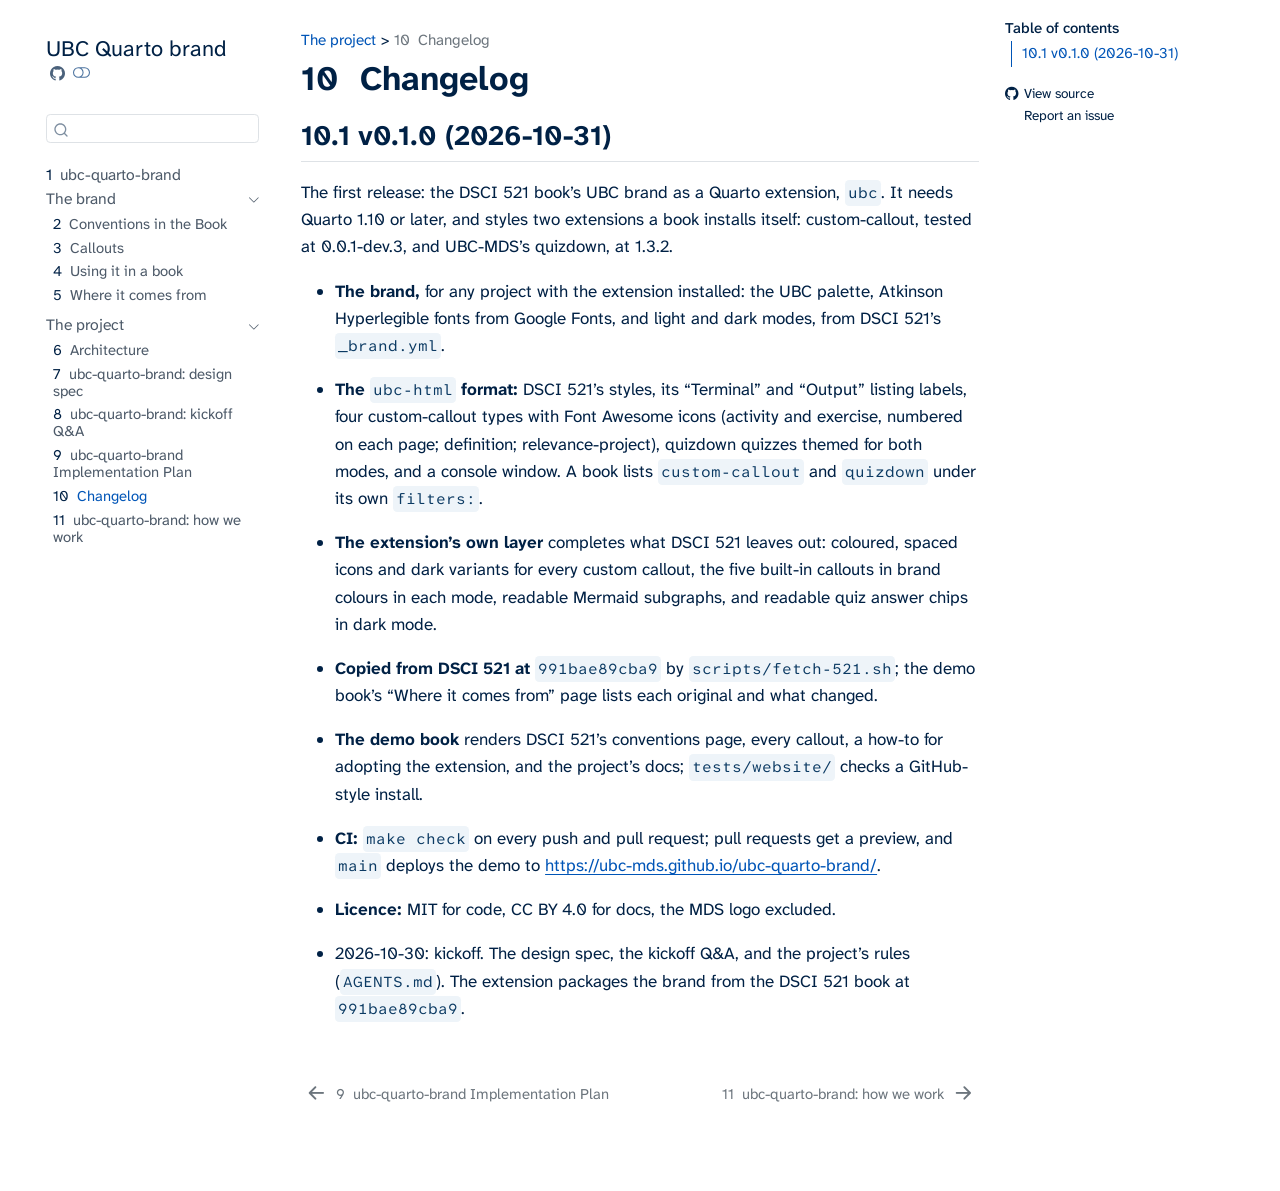
<file: CHANGELOG.html>
<!DOCTYPE html>
<html xmlns="http://www.w3.org/1999/xhtml" lang="en" xml:lang="en"><head>

<meta charset="utf-8">
<meta name="generator" content="quarto-1.10.20">

<meta name="viewport" content="width=device-width, initial-scale=1.0, user-scalable=yes">


<title>10&nbsp; Changelog – UBC Quarto brand</title>
<style>
/* Default styles provided by pandoc.
** See https://pandoc.org/MANUAL.html#variables-for-html for config info.
*/
span.smallcaps{font-variant: small-caps;}
div.columns{display: flex; gap: 1.5em;}
div.column{flex: auto;}
@media screen {
div.columns{gap: min(4vw, 1.5em);}
div.column{overflow-x: auto;}
}
div.hanging-indent{margin-left: 1.5em; text-indent: -1.5em;}
ul.task-list{list-style: none;}
ul.task-list li input[type="checkbox"] {
  width: 0.8em;
  margin: 0 0.8em 0.2em -1em; /* quarto-specific, see https://github.com/quarto-dev/quarto-cli/issues/4556 */ 
  vertical-align: middle;
}
</style>


<script src="site_libs/quarto-nav/quarto-nav.js"></script>
<script src="site_libs/quarto-nav/headroom.min.js"></script>
<script src="site_libs/clipboard/clipboard.min.js"></script>
<script src="site_libs/quarto-search/autocomplete.umd.js"></script>
<script src="site_libs/quarto-search/fuse.min.js"></script>
<script src="site_libs/quarto-search/quarto-search.js"></script>
<meta name="quarto:offset" content="./">
<link href="./AGENTS.html" rel="next">
<link href="./docs/superpowers/plans/2026-10-30-ubc-quarto-brand.html" rel="prev">
<script src="site_libs/quarto-html/quarto.js" type="module"></script>
<script src="site_libs/quarto-html/tabsets/tabsets.js" type="module"></script>
<script src="site_libs/quarto-html/popper.min.js"></script>
<script src="site_libs/quarto-html/tippy.umd.min.js"></script>
<script src="site_libs/quarto-html/anchor.min.js"></script>
<link href="site_libs/quarto-html/tippy.css" rel="stylesheet">
<link href="site_libs/quarto-html/quarto-syntax-highlighting-f889043e3c54bf7efdfb7d1d9535202f.css" rel="stylesheet" class="quarto-color-scheme" id="quarto-text-highlighting-styles">
<link href="site_libs/quarto-html/quarto-syntax-highlighting-dark-23639e6fe4e7578a8cfaaf12ed2607d8.css" rel="stylesheet" class="quarto-color-scheme quarto-color-alternate" id="quarto-text-highlighting-styles">
<link href="site_libs/quarto-html/quarto-syntax-highlighting-f889043e3c54bf7efdfb7d1d9535202f.css" rel="stylesheet" class="quarto-color-scheme-extra" id="quarto-text-highlighting-styles">
<script src="site_libs/bootstrap/bootstrap.min.js"></script>
<link href="site_libs/bootstrap/bootstrap-icons.css" rel="stylesheet">
<link href="site_libs/bootstrap/bootstrap-81bf03a3967731642e7eb284a8c09976.min.css" rel="stylesheet" append-hash="true" class="quarto-color-scheme" id="quarto-bootstrap" data-mode="light">
<link href="site_libs/bootstrap/bootstrap-dark-c42c1422013b57fbf50f92504afcb421.min.css" rel="stylesheet" append-hash="true" class="quarto-color-scheme quarto-color-alternate" id="quarto-bootstrap" data-mode="dark">
<link href="site_libs/bootstrap/bootstrap-81bf03a3967731642e7eb284a8c09976.min.css" rel="stylesheet" append-hash="true" class="quarto-color-scheme-extra" id="quarto-bootstrap" data-mode="light">
<script src="site_libs/quarto-contrib/quizdown-1.3.2/quizdown.js"></script>
<script src="site_libs/quarto-contrib/quizdown-1.3.2/quizdownKatex.js"></script>
<script src="site_libs/quarto-contrib/quizdown-1.3.2/quizdownHighlight.js"></script>
<script src="site_libs/quarto-contrib/quizdown-1.3.2/quizdown-init.js"></script>
<link href="site_libs/quarto-contrib/fontawesome-7-free-7.2.0/fontawesome.css" rel="stylesheet">
<script id="quarto-search-options" type="application/json">{
  "location": "sidebar",
  "copy-button": false,
  "collapse-after": 3,
  "panel-placement": "start",
  "type": "textbox",
  "limit": 50,
  "keyboard-shortcut": [
    "f",
    "/",
    "s"
  ],
  "show-item-context": false,
  "language": {
    "search-no-results-text": "No results",
    "search-matching-documents-text": "matching documents",
    "search-copy-link-title": "Copy link to search",
    "search-hide-matches-text": "Hide additional matches",
    "search-more-match-text": "more match in this document",
    "search-more-matches-text": "more matches in this document",
    "search-clear-button-title": "Clear",
    "search-text-placeholder": "",
    "search-detached-cancel-button-title": "Cancel",
    "search-submit-button-title": "Submit",
    "search-label": "Search"
  }
}</script>
<style>
div.callout-relevance-project.callout {
  border-left-color: #0077C8;
}
div.callout-relevance-project.callout-style-default .callout-header {
  background-color: rgba(0, 119, 200, 0.13);
}
div.callout-relevance-project .callout-toggle::before {  background-image: url('data:image/svg+xml,<svg xmlns="http://www.w3.org/2000/svg" width="16" height="16" fill="rgb(33, 37, 41)" class="bi bi-chevron-down" viewBox="0 0 16 16"><path fill-rule="evenodd" d="M1.646 4.646a.5.5 0 0 1 .708 0L8 10.293l5.646-5.647a.5.5 0 0 1 .708.708l-6 6a.5.5 0 0 1-.708 0l-6-6a.5.5 0 0 1 0-.708z"/></svg>');}
div.callout-relevance-project.callout-style-default .callout-icon::before, div.callout-relevance-project.callout-titled .callout-icon::before {
  font-family: 'Font Awesome 7 Free';
  font-weight: 900;
  font-style: normal;
  content: '\f542' !important;
  background-image: none;
}
div.callout-exercise.callout {
  border-left-color: #1C5F2E;
}
div.callout-exercise.callout-style-default .callout-header {
  background-color: rgba(28, 95, 46, 0.13);
}
div.callout-exercise .callout-toggle::before {  background-image: url('data:image/svg+xml,<svg xmlns="http://www.w3.org/2000/svg" width="16" height="16" fill="rgb(33, 37, 41)" class="bi bi-chevron-down" viewBox="0 0 16 16"><path fill-rule="evenodd" d="M1.646 4.646a.5.5 0 0 1 .708 0L8 10.293l5.646-5.647a.5.5 0 0 1 .708.708l-6 6a.5.5 0 0 1-.708 0l-6-6a.5.5 0 0 1 0-.708z"/></svg>');}
div.callout-exercise.callout-style-default .callout-icon::before, div.callout-exercise.callout-titled .callout-icon::before {
  font-family: 'Font Awesome 7 Free';
  font-weight: 900;
  font-style: normal;
  content: '\f44b' !important;
  background-image: none;
}
div.callout-definition.callout {
  border-left-color: #8A6D2B;
}
div.callout-definition.callout-style-default .callout-header {
  background-color: rgba(138, 109, 43, 0.13);
}
div.callout-definition .callout-toggle::before {  background-image: url('data:image/svg+xml,<svg xmlns="http://www.w3.org/2000/svg" width="16" height="16" fill="rgb(33, 37, 41)" class="bi bi-chevron-down" viewBox="0 0 16 16"><path fill-rule="evenodd" d="M1.646 4.646a.5.5 0 0 1 .708 0L8 10.293l5.646-5.647a.5.5 0 0 1 .708.708l-6 6a.5.5 0 0 1-.708 0l-6-6a.5.5 0 0 1 0-.708z"/></svg>');}
div.callout-definition.callout-style-default .callout-icon::before, div.callout-definition.callout-titled .callout-icon::before {
  font-family: 'Font Awesome 7 Free';
  font-weight: 900;
  font-style: normal;
  content: '\f518' !important;
  background-image: none;
}
div.callout-activity.callout {
  border-left-color: #0055B7;
}
div.callout-activity.callout-style-default .callout-header {
  background-color: rgba(0, 85, 183, 0.13);
}
div.callout-activity .callout-toggle::before {  background-image: url('data:image/svg+xml,<svg xmlns="http://www.w3.org/2000/svg" width="16" height="16" fill="rgb(33, 37, 41)" class="bi bi-chevron-down" viewBox="0 0 16 16"><path fill-rule="evenodd" d="M1.646 4.646a.5.5 0 0 1 .708 0L8 10.293l5.646-5.647a.5.5 0 0 1 .708.708l-6 6a.5.5 0 0 1-.708 0l-6-6a.5.5 0 0 1 0-.708z"/></svg>');}
div.callout-activity.callout-style-default .callout-icon::before, div.callout-activity.callout-titled .callout-icon::before {
  font-family: 'Font Awesome 7 Free';
  font-weight: 900;
  font-style: normal;
  content: '\e53d' !important;
  background-image: none;
}
</style>


</head>

<body class="nav-sidebar floating quarto-light"><script id="quarto-html-before-body" type="application/javascript">
    const toggleBodyColorMode = (bsSheetEl) => {
      const mode = bsSheetEl.getAttribute("data-mode");
      const bodyEl = window.document.querySelector("body");
      if (mode === "dark") {
        bodyEl.classList.add("quarto-dark");
        bodyEl.classList.remove("quarto-light");
      } else {
        bodyEl.classList.add("quarto-light");
        bodyEl.classList.remove("quarto-dark");
      }
    }
    const toggleBodyColorPrimary = () => {
      const bsSheetEl = window.document.querySelector("link#quarto-bootstrap:not([rel=disabled-stylesheet])");
      if (bsSheetEl) {
        toggleBodyColorMode(bsSheetEl);
      }
    }
    const setColorSchemeToggle = (alternate) => {
      const toggles = window.document.querySelectorAll('.quarto-color-scheme-toggle');
      for (let i=0; i < toggles.length; i++) {
        const toggle = toggles[i];
        if (toggle) {
          if (alternate) {
            toggle.classList.add("alternate");
          } else {
            toggle.classList.remove("alternate");
          }
        }
      }
    };
    const toggleColorMode = (alternate) => {
      // Switch the stylesheets
      const primaryStylesheets = window.document.querySelectorAll('link.quarto-color-scheme:not(.quarto-color-alternate)');
      const alternateStylesheets = window.document.querySelectorAll('link.quarto-color-scheme.quarto-color-alternate');
      manageTransitions('#quarto-margin-sidebar .nav-link', false);
      if (alternate) {
        // note: dark is layered on light, we don't disable primary!
        enableStylesheet(alternateStylesheets);
        for (const sheetNode of alternateStylesheets) {
          if (sheetNode.id === "quarto-bootstrap") {
            toggleBodyColorMode(sheetNode);
          }
        }
      } else {
        disableStylesheet(alternateStylesheets);
        enableStylesheet(primaryStylesheets)
        toggleBodyColorPrimary();
      }
      manageTransitions('#quarto-margin-sidebar .nav-link', true);
      // Switch the toggles
      setColorSchemeToggle(alternate)
      // Hack to workaround the fact that safari doesn't
      // properly recolor the scrollbar when toggling (#1455)
      if (navigator.userAgent.indexOf('Safari') > 0 && navigator.userAgent.indexOf('Chrome') == -1) {
        manageTransitions("body", false);
        window.scrollTo(0, 1);
        setTimeout(() => {
          window.scrollTo(0, 0);
          manageTransitions("body", true);
        }, 40);
      }
    }
    const disableStylesheet = (stylesheets) => {
      for (let i=0; i < stylesheets.length; i++) {
        const stylesheet = stylesheets[i];
        stylesheet.rel = 'disabled-stylesheet';
      }
    }
    const enableStylesheet = (stylesheets) => {
      for (let i=0; i < stylesheets.length; i++) {
        const stylesheet = stylesheets[i];
        if(stylesheet.rel !== 'stylesheet') { // for Chrome, which will still FOUC without this check
          stylesheet.rel = 'stylesheet';
        }
      }
    }
    const manageTransitions = (selector, allowTransitions) => {
      const els = window.document.querySelectorAll(selector);
      for (let i=0; i < els.length; i++) {
        const el = els[i];
        if (allowTransitions) {
          el.classList.remove('notransition');
        } else {
          el.classList.add('notransition');
        }
      }
    }
    const isFileUrl = () => {
      return window.location.protocol === 'file:';
    }
    const hasAlternateSentinel = () => {
      let styleSentinel = getColorSchemeSentinel();
      if (styleSentinel !== null) {
        return styleSentinel === "alternate";
      } else {
        return false;
      }
    }
    const setStyleSentinel = (alternate) => {
      const value = alternate ? "alternate" : "default";
      if (!isFileUrl()) {
        window.localStorage.setItem("quarto-color-scheme", value);
      } else {
        localAlternateSentinel = value;
      }
    }
    const getColorSchemeSentinel = () => {
      if (!isFileUrl()) {
        const storageValue = window.localStorage.getItem("quarto-color-scheme");
        return storageValue != null ? storageValue : localAlternateSentinel;
      } else {
        return localAlternateSentinel;
      }
    }
    const toggleGiscusIfUsed = (isAlternate, darkModeDefault) => {
      const baseTheme = document.querySelector('#giscus-base-theme')?.value ?? 'light';
      const alternateTheme = document.querySelector('#giscus-alt-theme')?.value ?? 'dark';
      let newTheme = '';
      if(authorPrefersDark) {
        newTheme = isAlternate ? baseTheme : alternateTheme;
      } else {
        newTheme = isAlternate ? alternateTheme : baseTheme;
      }
      const changeGiscusTheme = () => {
        // From: https://github.com/giscus/giscus/issues/336
        const sendMessage = (message) => {
          const iframe = document.querySelector('iframe.giscus-frame');
          if (!iframe) return;
          iframe.contentWindow.postMessage({ giscus: message }, 'https://giscus.app');
        }
        sendMessage({
          setConfig: {
            theme: newTheme
          }
        });
      }
      const isGiscussLoaded = window.document.querySelector('iframe.giscus-frame') !== null;
      if (isGiscussLoaded) {
        changeGiscusTheme();
      }
    };
    const authorPrefersDark = false;
    const darkModeDefault = authorPrefersDark;
      document.querySelector('link#quarto-text-highlighting-styles.quarto-color-scheme-extra').rel = 'disabled-stylesheet';
      document.querySelector('link#quarto-bootstrap.quarto-color-scheme-extra').rel = 'disabled-stylesheet';
    let localAlternateSentinel = darkModeDefault ? 'alternate' : 'default';
    // Dark / light mode switch
    window.quartoToggleColorScheme = () => {
      // Read the current dark / light value
      let toAlternate = !hasAlternateSentinel();
      toggleColorMode(toAlternate);
      setStyleSentinel(toAlternate);
      toggleGiscusIfUsed(toAlternate, darkModeDefault);
      window.dispatchEvent(new Event('resize'));
    };
    // Switch to dark mode if need be
    if (hasAlternateSentinel()) {
      toggleColorMode(true);
    } else {
      toggleColorMode(false);
    }
  </script>

<div id="quarto-search-results"></div>
  <header id="quarto-header" class="headroom fixed-top">
  <nav class="quarto-secondary-nav">
    <div class="container-fluid d-flex">
      <button type="button" class="quarto-btn-toggle btn" data-bs-toggle="collapse" role="button" data-bs-target=".quarto-sidebar-collapse-item" aria-controls="quarto-sidebar" aria-expanded="false" aria-label="Toggle sidebar navigation" onclick="if (window.quartoToggleHeadroom) { window.quartoToggleHeadroom(); }">
        <i class="bi bi-layout-text-sidebar-reverse"></i>
      </button>
        <nav class="quarto-page-breadcrumbs" aria-label="breadcrumb"><ol class="breadcrumb"><li class="breadcrumb-item"><a href="./docs/architecture.html">The project</a></li><li class="breadcrumb-item"><a href="./CHANGELOG.html"><span class="chapter-number">10</span>&nbsp; <span class="chapter-title">Changelog</span></a></li></ol></nav>
        <a class="flex-grow-1" role="navigation" data-bs-toggle="collapse" data-bs-target=".quarto-sidebar-collapse-item" aria-controls="quarto-sidebar" aria-expanded="false" aria-label="Toggle sidebar navigation" onclick="if (window.quartoToggleHeadroom) { window.quartoToggleHeadroom(); }">      
        </a>
      <button type="button" class="btn quarto-search-button" aria-label="Search" onclick="window.quartoOpenSearch();">
        <i class="bi bi-search"></i>
      </button>
    </div>
  </nav>
</header>
<!-- content -->
<div id="quarto-content" class="quarto-container page-columns page-rows-contents page-layout-article">
<!-- sidebar -->
  <nav id="quarto-sidebar" class="sidebar collapse collapse-horizontal quarto-sidebar-collapse-item sidebar-navigation floating overflow-auto">
    <div class="pt-lg-2 mt-2 text-left sidebar-header">
    <div class="sidebar-title mb-0 py-0">
      <a href="./">UBC Quarto brand</a> 
        <div class="sidebar-tools-main">
    <a href="https://github.com/UBC-MDS/ubc-quarto-brand" title="Source Code" class="quarto-navigation-tool px-1" aria-label="Source Code"><i class="bi bi-github"></i></a>
  <a href="" class="quarto-color-scheme-toggle quarto-navigation-tool  px-1" onclick="window.quartoToggleColorScheme(); return false;" title="Toggle dark mode"><i class="bi"></i></a>
</div>
    </div>
      </div>
        <div class="mt-2 flex-shrink-0 align-items-center">
        <div class="sidebar-search">
        <div id="quarto-search" class="" title="Search"></div>
        </div>
        </div>
    <div class="sidebar-menu-container"> 
    <ul class="list-unstyled mt-1">
        <li class="sidebar-item">
  <div class="sidebar-item-container"> 
  <a href="./index.html" class="sidebar-item-text sidebar-link">
 <span class="menu-text"><span class="chapter-number">1</span>&nbsp; <span class="chapter-title">ubc-quarto-brand</span></span></a>
  </div>
</li>
        <li class="sidebar-item sidebar-item-section">
      <div class="sidebar-item-container"> 
            <a class="sidebar-item-text sidebar-link text-start" data-bs-toggle="collapse" data-bs-target="#quarto-sidebar-section-1" role="navigation" aria-expanded="true">
 <span class="menu-text">The brand</span></a>
          <a class="sidebar-item-toggle text-start" data-bs-toggle="collapse" data-bs-target="#quarto-sidebar-section-1" role="navigation" aria-expanded="true" aria-label="Toggle section">
            <i class="bi bi-chevron-right ms-2"></i>
          </a> 
      </div>
      <ul id="quarto-sidebar-section-1" class="collapse list-unstyled sidebar-section depth1 show">  
          <li class="sidebar-item">
  <div class="sidebar-item-container"> 
  <a href="./chapters/book-conventions.html" class="sidebar-item-text sidebar-link">
 <span class="menu-text"><span class="chapter-number">2</span>&nbsp; <span class="chapter-title">Conventions in the Book</span></span></a>
  </div>
</li>
          <li class="sidebar-item">
  <div class="sidebar-item-container"> 
  <a href="./chapters/callouts.html" class="sidebar-item-text sidebar-link">
 <span class="menu-text"><span class="chapter-number">3</span>&nbsp; <span class="chapter-title">Callouts</span></span></a>
  </div>
</li>
          <li class="sidebar-item">
  <div class="sidebar-item-container"> 
  <a href="./chapters/using.html" class="sidebar-item-text sidebar-link">
 <span class="menu-text"><span class="chapter-number">4</span>&nbsp; <span class="chapter-title">Using it in a book</span></span></a>
  </div>
</li>
          <li class="sidebar-item">
  <div class="sidebar-item-container"> 
  <a href="./chapters/provenance.html" class="sidebar-item-text sidebar-link">
 <span class="menu-text"><span class="chapter-number">5</span>&nbsp; <span class="chapter-title">Where it comes from</span></span></a>
  </div>
</li>
      </ul>
  </li>
        <li class="sidebar-item sidebar-item-section">
      <div class="sidebar-item-container"> 
            <a class="sidebar-item-text sidebar-link text-start" data-bs-toggle="collapse" data-bs-target="#quarto-sidebar-section-2" role="navigation" aria-expanded="true">
 <span class="menu-text">The project</span></a>
          <a class="sidebar-item-toggle text-start" data-bs-toggle="collapse" data-bs-target="#quarto-sidebar-section-2" role="navigation" aria-expanded="true" aria-label="Toggle section">
            <i class="bi bi-chevron-right ms-2"></i>
          </a> 
      </div>
      <ul id="quarto-sidebar-section-2" class="collapse list-unstyled sidebar-section depth1 show">  
          <li class="sidebar-item">
  <div class="sidebar-item-container"> 
  <a href="./docs/architecture.html" class="sidebar-item-text sidebar-link">
 <span class="menu-text"><span class="chapter-number">6</span>&nbsp; <span class="chapter-title">Architecture</span></span></a>
  </div>
</li>
          <li class="sidebar-item">
  <div class="sidebar-item-container"> 
  <a href="./docs/superpowers/specs/2026-10-30-ubc-quarto-brand-design.html" class="sidebar-item-text sidebar-link">
 <span class="menu-text"><span class="chapter-number">7</span>&nbsp; <span class="chapter-title">ubc-quarto-brand: design spec</span></span></a>
  </div>
</li>
          <li class="sidebar-item">
  <div class="sidebar-item-container"> 
  <a href="./docs/superpowers/specs/2026-10-30-ubc-quarto-brand-qa.html" class="sidebar-item-text sidebar-link">
 <span class="menu-text"><span class="chapter-number">8</span>&nbsp; <span class="chapter-title">ubc-quarto-brand: kickoff Q&amp;A</span></span></a>
  </div>
</li>
          <li class="sidebar-item">
  <div class="sidebar-item-container"> 
  <a href="./docs/superpowers/plans/2026-10-30-ubc-quarto-brand.html" class="sidebar-item-text sidebar-link">
 <span class="menu-text"><span class="chapter-number">9</span>&nbsp; <span class="chapter-title">ubc-quarto-brand Implementation Plan</span></span></a>
  </div>
</li>
          <li class="sidebar-item">
  <div class="sidebar-item-container"> 
  <a href="./CHANGELOG.html" class="sidebar-item-text sidebar-link active">
 <span class="menu-text"><span class="chapter-number">10</span>&nbsp; <span class="chapter-title">Changelog</span></span></a>
  </div>
</li>
          <li class="sidebar-item">
  <div class="sidebar-item-container"> 
  <a href="./AGENTS.html" class="sidebar-item-text sidebar-link">
 <span class="menu-text"><span class="chapter-number">11</span>&nbsp; <span class="chapter-title">ubc-quarto-brand: how we work</span></span></a>
  </div>
</li>
      </ul>
  </li>
    </ul>
    </div>
</nav>
<div id="quarto-sidebar-glass" class="quarto-sidebar-collapse-item" data-bs-toggle="collapse" data-bs-target=".quarto-sidebar-collapse-item"></div>
<!-- margin-sidebar -->
    <div id="quarto-margin-sidebar" class="sidebar margin-sidebar">
        <nav id="TOC" role="doc-toc" class="toc-active">
    <h2 id="toc-title">Table of contents</h2>
   
  <ul>
  <li><a href="#v0.1.0-2026-10-31" id="toc-v0.1.0-2026-10-31" class="nav-link active" data-scroll-target="#v0.1.0-2026-10-31"><span class="header-section-number">10.1</span> v0.1.0 (2026-10-31)</a></li>
  </ul>
<div class="toc-actions"><ul><li><a href="https://github.com/UBC-MDS/ubc-quarto-brand/blob/main/CHANGELOG.md" class="toc-action"><i class="bi bi-github"></i>View source</a></li><li><a href="https://github.com/UBC-MDS/ubc-quarto-brand/issues/new" class="toc-action"><i class="bi empty"></i>Report an issue</a></li></ul></div></nav>
    </div>
<!-- main -->
<main class="content" id="quarto-document-content">


<header id="title-block-header" class="quarto-title-block default"><nav class="quarto-page-breadcrumbs quarto-title-breadcrumbs d-none d-lg-block" aria-label="breadcrumb"><ol class="breadcrumb"><li class="breadcrumb-item"><a href="./docs/architecture.html">The project</a></li><li class="breadcrumb-item"><a href="./CHANGELOG.html"><span class="chapter-number">10</span>&nbsp; <span class="chapter-title">Changelog</span></a></li></ol></nav>
<div class="quarto-title">
<h1 class="title"><span class="chapter-number">10</span>&nbsp; <span class="chapter-title">Changelog</span></h1>
</div>



<div class="quarto-title-meta">

    
  
    
  </div>
  


</header>


<section id="v0.1.0-2026-10-31" class="level2" data-number="10.1">
<h2 data-number="10.1" class="anchored" data-anchor-id="v0.1.0-2026-10-31"><span class="header-section-number">10.1</span> v0.1.0 (2026-10-31)</h2>
<p>The first release: the DSCI 521 book’s UBC brand as a Quarto extension, <code>ubc</code>. It needs Quarto 1.10 or later, and styles two extensions a book installs itself: custom-callout, tested at 0.0.1-dev.3, and UBC-MDS’s quizdown, at 1.3.2.</p>
<ul>
<li><p><strong>The brand,</strong> for any project with the extension installed: the UBC palette, Atkinson Hyperlegible fonts from Google Fonts, and light and dark modes, from DSCI 521’s <code>_brand.yml</code>.</p></li>
<li><p><strong>The <code>ubc-html</code> format:</strong> DSCI 521’s styles, its “Terminal” and “Output” listing labels, four custom-callout types with Font Awesome icons (activity and exercise, numbered on each page; definition; relevance-project), quizdown quizzes themed for both modes, and a console window. A book lists <code>custom-callout</code> and <code>quizdown</code> under its own <code>filters:</code>.</p></li>
<li><p><strong>The extension’s own layer</strong> completes what DSCI 521 leaves out: coloured, spaced icons and dark variants for every custom callout, the five built-in callouts in brand colours in each mode, readable Mermaid subgraphs, and readable quiz answer chips in dark mode.</p></li>
<li><p><strong>Copied from DSCI 521 at <code>991bae89cba9</code></strong> by <code>scripts/fetch-521.sh</code>; the demo book’s “Where it comes from” page lists each original and what changed.</p></li>
<li><p><strong>The demo book</strong> renders DSCI 521’s conventions page, every callout, a how-to for adopting the extension, and the project’s docs; <code>tests/website/</code> checks a GitHub-style install.</p></li>
<li><p><strong>CI:</strong> <code>make check</code> on every push and pull request; pull requests get a preview, and <code>main</code> deploys the demo to <a href="https://ubc-mds.github.io/ubc-quarto-brand/" class="uri">https://ubc-mds.github.io/ubc-quarto-brand/</a>.</p></li>
<li><p><strong>Licence:</strong> MIT for code, CC BY 4.0 for docs, the MDS logo excluded.</p></li>
<li><p>2026-10-30: kickoff. The design spec, the kickoff Q&amp;A, and the project’s rules (<code>AGENTS.md</code>). The extension packages the brand from the DSCI 521 book at <code>991bae89cba9</code>.</p></li>
</ul>


</section>

</main> <!-- /main -->
<!--
  Theme the quizdown quizzes.

  `_extensions/quizdown` renders every quiz into a shadow root
  (`attachShadow({mode: "open"})`), so nothing in `styles.scss` reaches inside
  one -- a quiz arrives on the page wearing quizdown's own defaults, which are
  `steelblue` on `#f2f2f2` with black text. In dark mode that is not merely
  off-brand, it is unreadable: the parts that take a *background* from
  quizdown's palette but *inherit* their text colour -- the left column of a
  matching question, an evaluated slot, the per-pair feedback -- end up
  painting the page's near-white body text onto a near-white fill, 1.03:1.

  Two facts make that fixable from outside the shadow root:

    * custom properties inherit *through* the shadow boundary, so the
      `--mds-quiz-*` values set on `:root` in `styles.scss` are readable from
      inside a quiz;
    * quizdown writes its three colours as inline styles on
      `.quizdown-content`, and `!important` in a stylesheet beats an inline
      declaration.

  So this file injects one stylesheet into each quiz's shadow root, written
  entirely against `--mds-quiz-*`. The light and dark values of those live in
  `styles.scss` and `styles-dark.scss`, and Quarto swaps those two bundles on
  the colour-mode toggle -- so a quiz follows the toggle with no JavaScript of
  its own.

  Wired in from `format.html.include-after-body` in `_quarto.yml`, which is
  what keeps the vendored extension under `_extensions/quizdown/` untouched: a
  re-add or an update of that extension cannot clobber any of this.

  Two things are deliberately left alone:

    * `.hljs`, the highlight.js "github" theme quizdown bundles for a *fenced*
      code block inside a question. Its plate is light in both colour modes,
      but so are the token colours painted on it, so it stays self-consistent
      and readable; re-tinting the plate alone would break it, and re-tinting
      the tokens means shipping a second syntax theme. No question in the book
      uses a fenced block -- inline code is themed below, and inline code is
      what the questions actually use.
    * `.print-review`, the plain questions-and-answers block quizdown reveals
      under `@media print`. Paper is white in both colour modes, so the light
      colours there are already the right ones.
-->
<script>
  (() => {
    // Note for editing: this is a template literal, so nothing inside it may
    // be quoted in backticks the way the prose around it is -- a stray one
    // ends the string, and the page fails with a JavaScript syntax error
    // rather than with anything you would notice in the CSS.
    //
    // Every declaration below is `!important`, for two reasons that are not
    // about winning an argument with the extension. Svelte scopes its own
    // rules with a build hash (`.prompt.svelte-1ge161l`), which out-specifies
    // anything we can write without hard-coding a hash that changes on every
    // quizdown release; and the order our <style> ends up in relative to
    // Svelte's, inside a shadow root neither of us owns, is not ours to pick.
    const CSS = `
      /* ---- the three knobs quizdown itself exposes ------------------------
         Set as inline styles on .quizdown-content from the quiz config, so
         !important is the only thing that can move them. Remapping these three
         alone fixes most of dark mode: everything that reads its background
         from --quizdown-color-secondary and inherits its text colour then
         lands on a surface that belongs to the current mode. */
      .quizdown-content {
        --quizdown-color-primary: var(--mds-quiz-accent) !important;
        --quizdown-color-secondary: var(--mds-quiz-surface) !important;
        --quizdown-color-text: var(--mds-quiz-fg) !important;
      }

      /* ---- inline code in a question -------------------------------------
         quizdown paints this #333 on #f8f8f8 in both modes. The book has its
         own inline-code pair, one per mode, under typography.monospace-inline
         in _brand.yml. */
      code {
        color: var(--mds-quiz-code-fg) !important;
        background-color: var(--mds-quiz-code-bg) !important;
      }

      /* ---- buttons -------------------------------------------------------
         Hard-coded to a white fill, which is a glaring plate on the dark page.
         The hover is brightness(0.9): darkening is only a change you can see
         when the surface starts light, so its direction is per-mode too. */
      button {
        background-color: var(--mds-quiz-surface) !important;
        color: var(--mds-quiz-fg) !important;
      }
      button:disabled {
        background-color: var(--mds-quiz-surface) !important;
        color: var(--mds-quiz-muted) !important;
      }
      button:hover:not(:checked):not(:active):not(:disabled) {
        filter: var(--mds-quiz-press) !important;
      }

      /* ---- multiple choice and single choice ------------------------------
         The option rows are already painted from the two variables remapped
         above; only the hover is hard-coded. */
      [type='checkbox']:hover + span,
      [type='checkbox']:focus + span,
      [type='radio']:hover + span,
      [type='radio']:focus + span {
        filter: var(--mds-quiz-press) !important;
      }

      /* ---- sequence (drag to order) --------------------------------------
         The rows come from the variables; the reorder buttons take a black
         focus ring, which is invisible on the dark page. */
      .buttons button:focus {
        border-color: var(--mds-quiz-accent) !important;
      }

      /* ---- matching (drag a chip into a slot) -----------------------------
         The type with the most hard-coded colour in it, and the one where the
         dark-mode failure was actually visible: .prompt takes its fill from
         quizdown's palette and its text colour from the page, so it painted
         near-white body text onto near-white #f2f2f2. */
      .arrow,
      .placeholder {
        color: var(--mds-quiz-muted) !important;
      }
      .slot,
      .pool {
        border-color: var(--mds-quiz-border) !important;
      }
      .slot-selected,
      .slot-dragover,
      .pool-dragover {
        background-color: var(--mds-quiz-surface) !important;
      }
      .chip:hover {
        filter: var(--mds-quiz-press) !important;
      }
      .chip-used {
        background-color: var(--mds-quiz-surface) !important;
        border-color: var(--mds-quiz-muted) !important;
      }

      /* ---- the evaluated state -------------------------------------------
         Green and red, which the book already has: the success and danger
         roles in _brand.yml each carry a value per mode. */
      .slot.correct {
        border-color: var(--mds-quiz-correct) !important;
        background-color: var(--mds-quiz-correct-bg) !important;
      }
      .slot.wrong,
      .slot.empty-eval {
        border-color: var(--mds-quiz-wrong) !important;
        background-color: var(--mds-quiz-wrong-bg) !important;
      }
      .badge-correct,
      .correct-hint {
        color: var(--mds-quiz-correct) !important;
      }
      .badge-wrong {
        color: var(--mds-quiz-wrong) !important;
      }
      .pair-feedback {
        border-left-color: var(--mds-quiz-correct) !important;
        background-color: var(--mds-quiz-correct-bg) !important;
      }
      .pair-feedback-wrong {
        border-left-color: var(--mds-quiz-wrong) !important;
        background-color: var(--mds-quiz-wrong-bg) !important;
      }

      /* ---- the credit line under every quiz ------------------------------- */
      .credits,
      .credits a {
        color: var(--mds-quiz-muted) !important;
      }
    `;

    // Returns the number of quizzes that do not have a shadow root yet.
    const paint = () => {
      let waiting = 0;
      for (const host of document.querySelectorAll(".quizdown")) {
        const root = host.shadowRoot;
        if (!root) {
          waiting += 1;
          continue;
        }
        if (root.querySelector("style[data-mds-quiz-theme]")) continue;
        const style = document.createElement("style");
        style.setAttribute("data-mds-quiz-theme", "");
        style.textContent = CSS;
        root.appendChild(style);
      }
      return waiting;
    };

    // quizdown creates the shadow roots from a `load` listener that it only
    // registers once `DOMContentLoaded` has fired -- later than this script,
    // which is inline at the end of <body>. A `load` listener added here would
    // therefore run *before* the one that creates the thing we want to style,
    // so the first attempt is deferred by a task, and then retried for a few
    // frames in case a future version of the extension moves that work again.
    // Bounded, so a quiz that never renders cannot leave a frame loop running.
    const GIVE_UP_AFTER_MS = 5000;
    addEventListener("load", () => {
      const started = performance.now();
      const tick = () => {
        if (paint() > 0 && performance.now() - started < GIVE_UP_AFTER_MS) {
          requestAnimationFrame(tick);
        }
      };
      setTimeout(tick, 0);
    });
  })();
</script>
<!--
  The extension's own addition to `quizdown-theme.html`, which stays as
  fetched from DSCI 521 (Q&A 22, 26).

  quizdown paints a matching question's answer chips a fixed light green
  (`#e8f5e9`) and lets them inherit the page's text colour: in dark mode,
  near-white text on near-white. `quizdown-theme.html` themes every other part
  of a matching question but not the chip itself, so this injects one more
  rule into each quiz's shadow root, the same way, written against
  `--mds-quiz-chip-*` from `ubc.scss`. Used and placed chips keep the looks
  quizdown and `quizdown-theme.html` give them.
-->
<script>
  (() => {
    const CSS = `
      .chip:not(.chip-used):not(.chip-placed) {
        background-color: var(--mds-quiz-chip-bg) !important;
        border-color: var(--mds-quiz-chip-border) !important;
        color: var(--mds-quiz-fg) !important;
      }
    `;

    // Returns the number of quizzes that do not have a shadow root yet.
    const paint = () => {
      let waiting = 0;
      for (const host of document.querySelectorAll(".quizdown")) {
        const root = host.shadowRoot;
        if (!root) {
          waiting += 1;
          continue;
        }
        if (root.querySelector("style[data-ubc-quiz-chips]")) continue;
        const style = document.createElement("style");
        style.setAttribute("data-ubc-quiz-chips", "");
        style.textContent = CSS;
        root.appendChild(style);
      }
      return waiting;
    };

    // As in `quizdown-theme.html`: quizdown makes the shadow roots after
    // `load`, so the first try waits a task, then retries for a few frames,
    // and gives up after five seconds.
    addEventListener("load", () => {
      const started = performance.now();
      const tick = () => {
        if (paint() > 0 && performance.now() - started < 5000) {
          requestAnimationFrame(tick);
        }
      };
      setTimeout(tick, 0);
    });
  })();
</script>
<script id="quarto-html-after-body" type="application/javascript">
  window.document.addEventListener("DOMContentLoaded", function (event) {
    // Ensure there is a toggle, if there isn't float one in the top right
    if (window.document.querySelector('.quarto-color-scheme-toggle') === null) {
      const a = window.document.createElement('a');
      a.classList.add('top-right');
      a.classList.add('quarto-color-scheme-toggle');
      a.href = "";
      a.onclick = function() { try { window.quartoToggleColorScheme(); } catch {} return false; };
      const i = window.document.createElement("i");
      i.classList.add('bi');
      a.appendChild(i);
      window.document.body.appendChild(a);
    }
    setColorSchemeToggle(hasAlternateSentinel())
    const icon = "";
    const anchorJS = new window.AnchorJS();
    anchorJS.options = {
      placement: 'right',
      icon: icon
    };
    anchorJS.add('.anchored');
    const isCodeAnnotation = (el) => {
      for (const clz of el.classList) {
        if (clz.startsWith('code-annotation-')) {                     
          return true;
        }
      }
      return false;
    }
    const onCopySuccess = function(e) {
      // button target
      const button = e.trigger;
      // don't keep focus
      button.blur();
      // flash "checked"
      button.classList.add('code-copy-button-checked');
      var currentTitle = button.getAttribute("title");
      button.setAttribute("title", "Copied!");
      let tooltip;
      if (window.bootstrap) {
        button.setAttribute("data-bs-toggle", "tooltip");
        button.setAttribute("data-bs-placement", "left");
        button.setAttribute("data-bs-title", "Copied!");
        tooltip = new bootstrap.Tooltip(button, 
          { trigger: "manual", 
            customClass: "code-copy-button-tooltip",
            offset: [0, -8]});
        tooltip.show();    
      }
      setTimeout(function() {
        if (tooltip) {
          tooltip.hide();
          button.removeAttribute("data-bs-title");
          button.removeAttribute("data-bs-toggle");
          button.removeAttribute("data-bs-placement");
        }
        button.setAttribute("title", currentTitle);
        button.classList.remove('code-copy-button-checked');
      }, 1000);
      // clear code selection
      e.clearSelection();
    }
    const getTextToCopy = function(trigger) {
      const outerScaffold = trigger.parentElement.cloneNode(true);
      const codeEl = outerScaffold.querySelector('code');
      for (const childEl of codeEl.children) {
        if (isCodeAnnotation(childEl)) {
          childEl.remove();
        }
      }
      return codeEl.innerText;
    }
    const clipboard = new window.ClipboardJS('.code-copy-button:not([data-in-quarto-modal])', {
      text: getTextToCopy
    });
    clipboard.on('success', onCopySuccess);
    if (window.document.getElementById('quarto-embedded-source-code-modal')) {
      const clipboardModal = new window.ClipboardJS('.code-copy-button[data-in-quarto-modal]', {
        text: getTextToCopy,
        container: window.document.getElementById('quarto-embedded-source-code-modal')
      });
      clipboardModal.on('success', onCopySuccess);
    }
      var localhostRegex = new RegExp(/^(?:http|https):\/\/localhost\:?[0-9]*\//);
      var mailtoRegex = new RegExp(/^mailto:/);
        var filterRegex = new RegExp("https:\/\/ubc-mds\.github\.io\/ubc-quarto-brand\/");
      var isInternal = (href) => {
          return filterRegex.test(href) || localhostRegex.test(href) || mailtoRegex.test(href);
      }
      // Inspect non-navigation links and adorn them if external
     var links = window.document.querySelectorAll('a[href]:not(.nav-link):not(.navbar-brand):not(.toc-action):not(.sidebar-link):not(.sidebar-item-toggle):not(.pagination-link):not(.no-external):not([aria-hidden]):not(.dropdown-item):not(.quarto-navigation-tool):not(.about-link)');
      for (var i=0; i<links.length; i++) {
        const link = links[i];
        if (!isInternal(link.href)) {
          // undo the damage that might have been done by quarto-nav.js in the case of
          // links that we want to consider external
          if (link.dataset.originalHref !== undefined) {
            link.href = link.dataset.originalHref;
          }
        }
      }
    function tippyHover(el, contentFn, onTriggerFn, onUntriggerFn) {
      const config = {
        allowHTML: true,
        maxWidth: 500,
        delay: 100,
        arrow: false,
        appendTo: function(el) {
            return el.parentElement;
        },
        interactive: true,
        interactiveBorder: 10,
        theme: 'quarto',
        placement: 'bottom-start',
      };
      if (contentFn) {
        config.content = contentFn;
      }
      if (onTriggerFn) {
        config.onTrigger = onTriggerFn;
      }
      if (onUntriggerFn) {
        config.onUntrigger = onUntriggerFn;
      }
      window.tippy(el, config); 
    }
    const noterefs = window.document.querySelectorAll('a[role="doc-noteref"]');
    for (var i=0; i<noterefs.length; i++) {
      const ref = noterefs[i];
      tippyHover(ref, function() {
        // use id or data attribute instead here
        let href = ref.getAttribute('data-footnote-href') || ref.getAttribute('href');
        try { href = new URL(href).hash; } catch {}
        const id = href.replace(/^#\/?/, "");
        const note = window.document.getElementById(id);
        if (note) {
          return note.innerHTML;
        } else {
          return "";
        }
      });
    }
    const xrefs = window.document.querySelectorAll('a.quarto-xref');
    const processXRef = (id, note) => {
      // Strip column container classes
      const stripColumnClz = (el) => {
        el.classList.remove("page-full", "page-columns");
        if (el.children) {
          for (const child of el.children) {
            stripColumnClz(child);
          }
        }
      }
      stripColumnClz(note)
      if (id === null || id.startsWith('sec-')) {
        // Special case sections, only their first couple elements
        const container = document.createElement("div");
        if (note.children && note.children.length > 2) {
          container.appendChild(note.children[0].cloneNode(true));
          for (let i = 1; i < note.children.length; i++) {
            const child = note.children[i];
            if (child.tagName === "P" && child.innerText === "") {
              continue;
            } else {
              container.appendChild(child.cloneNode(true));
              break;
            }
          }
          if (window.Quarto?.typesetMath) {
            window.Quarto.typesetMath(container);
          }
          return container.innerHTML
        } else {
          if (window.Quarto?.typesetMath) {
            window.Quarto.typesetMath(note);
          }
          return note.innerHTML;
        }
      } else {
        // Remove any anchor links if they are present
        const anchorLink = note.querySelector('a.anchorjs-link');
        if (anchorLink) {
          anchorLink.remove();
        }
        if (window.Quarto?.typesetMath) {
          window.Quarto.typesetMath(note);
        }
        if (note.classList.contains("callout")) {
          return note.outerHTML;
        } else {
          return note.innerHTML;
        }
      }
    }
    for (var i=0; i<xrefs.length; i++) {
      const xref = xrefs[i];
      tippyHover(xref, undefined, function(instance) {
        instance.disable();
        let url = xref.getAttribute('href');
        let hash = undefined; 
        if (url.startsWith('#')) {
          hash = url;
        } else {
          try { hash = new URL(url).hash; } catch {}
        }
        if (hash) {
          const id = hash.replace(/^#\/?/, "");
          const note = window.document.getElementById(id);
          if (note !== null) {
            try {
              const html = processXRef(id, note.cloneNode(true));
              instance.setContent(html);
            } finally {
              instance.enable();
              instance.show();
            }
          } else {
            // See if we can fetch this
            fetch(url.split('#')[0])
            .then(res => res.text())
            .then(html => {
              const parser = new DOMParser();
              const htmlDoc = parser.parseFromString(html, "text/html");
              const note = htmlDoc.getElementById(id);
              if (note !== null) {
                const html = processXRef(id, note);
                instance.setContent(html);
              } 
            }).finally(() => {
              instance.enable();
              instance.show();
            });
          }
        } else {
          // See if we can fetch a full url (with no hash to target)
          // This is a special case and we should probably do some content thinning / targeting
          fetch(url)
          .then(res => res.text())
          .then(html => {
            const parser = new DOMParser();
            const htmlDoc = parser.parseFromString(html, "text/html");
            const note = htmlDoc.querySelector('main.content');
            if (note !== null) {
              // This should only happen for chapter cross references
              // (since there is no id in the URL)
              // remove the first header
              if (note.children.length > 0 && note.children[0].tagName === "HEADER") {
                note.children[0].remove();
              }
              const html = processXRef(null, note);
              instance.setContent(html);
            } 
          }).finally(() => {
            instance.enable();
            instance.show();
          });
        }
      }, function(instance) {
      });
    }
        let selectedAnnoteEl;
        const selectorForAnnotation = ( cell, annotation) => {
          let cellAttr = 'data-code-cell="' + cell + '"';
          let lineAttr = 'data-code-annotation="' +  annotation + '"';
          const selector = 'span[' + cellAttr + '][' + lineAttr + ']';
          return selector;
        }
        const selectCodeLines = (annoteEl) => {
          const doc = window.document;
          const targetCell = annoteEl.getAttribute("data-target-cell");
          const targetAnnotation = annoteEl.getAttribute("data-target-annotation");
          const annoteSpan = window.document.querySelector(selectorForAnnotation(targetCell, targetAnnotation));
          const lines = annoteSpan.getAttribute("data-code-lines").split(",");
          const lineIds = lines.map((line) => {
            return targetCell + "-" + line;
          })
          let top = null;
          let height = null;
          let parent = null;
          if (lineIds.length > 0) {
              //compute the position of the single el (top and bottom and make a div)
              const el = window.document.getElementById(lineIds[0]);
              top = el.offsetTop;
              height = el.offsetHeight;
              parent = el.parentElement.parentElement;
            if (lineIds.length > 1) {
              const lastEl = window.document.getElementById(lineIds[lineIds.length - 1]);
              const bottom = lastEl.offsetTop + lastEl.offsetHeight;
              height = bottom - top;
            }
            if (top !== null && height !== null && parent !== null) {
              // cook up a div (if necessary) and position it 
              let div = window.document.getElementById("code-annotation-line-highlight");
              if (div === null) {
                div = window.document.createElement("div");
                div.setAttribute("id", "code-annotation-line-highlight");
                div.style.position = 'absolute';
                parent.appendChild(div);
              }
              div.style.top = top - 2 + "px";
              div.style.height = height + 4 + "px";
              div.style.left = 0;
              let gutterDiv = window.document.getElementById("code-annotation-line-highlight-gutter");
              if (gutterDiv === null) {
                gutterDiv = window.document.createElement("div");
                gutterDiv.setAttribute("id", "code-annotation-line-highlight-gutter");
                gutterDiv.style.position = 'absolute';
                const codeCell = window.document.getElementById(targetCell);
                const gutter = codeCell.querySelector('.code-annotation-gutter');
                gutter.appendChild(gutterDiv);
              }
              gutterDiv.style.top = top - 2 + "px";
              gutterDiv.style.height = height + 4 + "px";
            }
            selectedAnnoteEl = annoteEl;
          }
        };
        const unselectCodeLines = () => {
          const elementsIds = ["code-annotation-line-highlight", "code-annotation-line-highlight-gutter"];
          elementsIds.forEach((elId) => {
            const div = window.document.getElementById(elId);
            if (div) {
              div.remove();
            }
          });
          selectedAnnoteEl = undefined;
        };
          // Handle positioning of the toggle
      window.addEventListener(
        "resize",
        throttle(() => {
          elRect = undefined;
          if (selectedAnnoteEl) {
            selectCodeLines(selectedAnnoteEl);
          }
        }, 10)
      );
      function throttle(fn, ms) {
      let throttle = false;
      let timer;
        return (...args) => {
          if(!throttle) { // first call gets through
              fn.apply(this, args);
              throttle = true;
          } else { // all the others get throttled
              if(timer) clearTimeout(timer); // cancel #2
              timer = setTimeout(() => {
                fn.apply(this, args);
                timer = throttle = false;
              }, ms);
          }
        };
      }
        // Attach click handler to the DT
        const annoteDls = window.document.querySelectorAll('dt[data-target-cell]');
        for (const annoteDlNode of annoteDls) {
          annoteDlNode.addEventListener('click', (event) => {
            const clickedEl = event.target;
            if (clickedEl !== selectedAnnoteEl) {
              unselectCodeLines();
              const activeEl = window.document.querySelector('dt[data-target-cell].code-annotation-active');
              if (activeEl) {
                activeEl.classList.remove('code-annotation-active');
              }
              selectCodeLines(clickedEl);
              clickedEl.classList.add('code-annotation-active');
            } else {
              // Unselect the line
              unselectCodeLines();
              clickedEl.classList.remove('code-annotation-active');
            }
          });
        }
    const findCites = (el) => {
      const parentEl = el.parentElement;
      if (parentEl) {
        const cites = parentEl.dataset.cites;
        if (cites) {
          return {
            el,
            cites: cites.split(' ')
          };
        } else {
          return findCites(el.parentElement)
        }
      } else {
        return undefined;
      }
    };
    var bibliorefs = window.document.querySelectorAll('a[role="doc-biblioref"]');
    for (var i=0; i<bibliorefs.length; i++) {
      const ref = bibliorefs[i];
      const citeInfo = findCites(ref);
      if (citeInfo) {
        tippyHover(citeInfo.el, function() {
          var popup = window.document.createElement('div');
          citeInfo.cites.forEach(function(cite) {
            var citeDiv = window.document.createElement('div');
            citeDiv.classList.add('hanging-indent');
            citeDiv.classList.add('csl-entry');
            var biblioDiv = window.document.getElementById('ref-' + cite);
            if (biblioDiv) {
              citeDiv.innerHTML = biblioDiv.innerHTML;
            }
            popup.appendChild(citeDiv);
          });
          return popup.innerHTML;
        });
      }
    }
  });
  </script>
<nav class="page-navigation">
  <div class="nav-page nav-page-previous">
      <a href="./docs/superpowers/plans/2026-10-30-ubc-quarto-brand.html" class="pagination-link" aria-label="ubc-quarto-brand Implementation Plan">
        <i class="bi bi-arrow-left-short"></i> <span class="nav-page-text"><span class="chapter-number">9</span>&nbsp; <span class="chapter-title">ubc-quarto-brand Implementation Plan</span></span>
      </a>          
  </div>
  <div class="nav-page nav-page-next">
      <a href="./AGENTS.html" class="pagination-link" aria-label="ubc-quarto-brand: how we work">
        <span class="nav-page-text"><span class="chapter-number">11</span>&nbsp; <span class="chapter-title">ubc-quarto-brand: how we work</span></span> <i class="bi bi-arrow-right-short"></i>
      </a>
  </div>
</nav>
</div> <!-- /content -->




<footer class="footer"><div class="nav-footer"><div class="nav-footer-center"><div class="toc-actions d-sm-block d-md-none"><ul><li><a href="https://github.com/UBC-MDS/ubc-quarto-brand/blob/main/CHANGELOG.md" class="toc-action"><i class="bi bi-github"></i>View source</a></li><li><a href="https://github.com/UBC-MDS/ubc-quarto-brand/issues/new" class="toc-action"><i class="bi empty"></i>Report an issue</a></li></ul></div></div></div></footer></body></html>
</file>
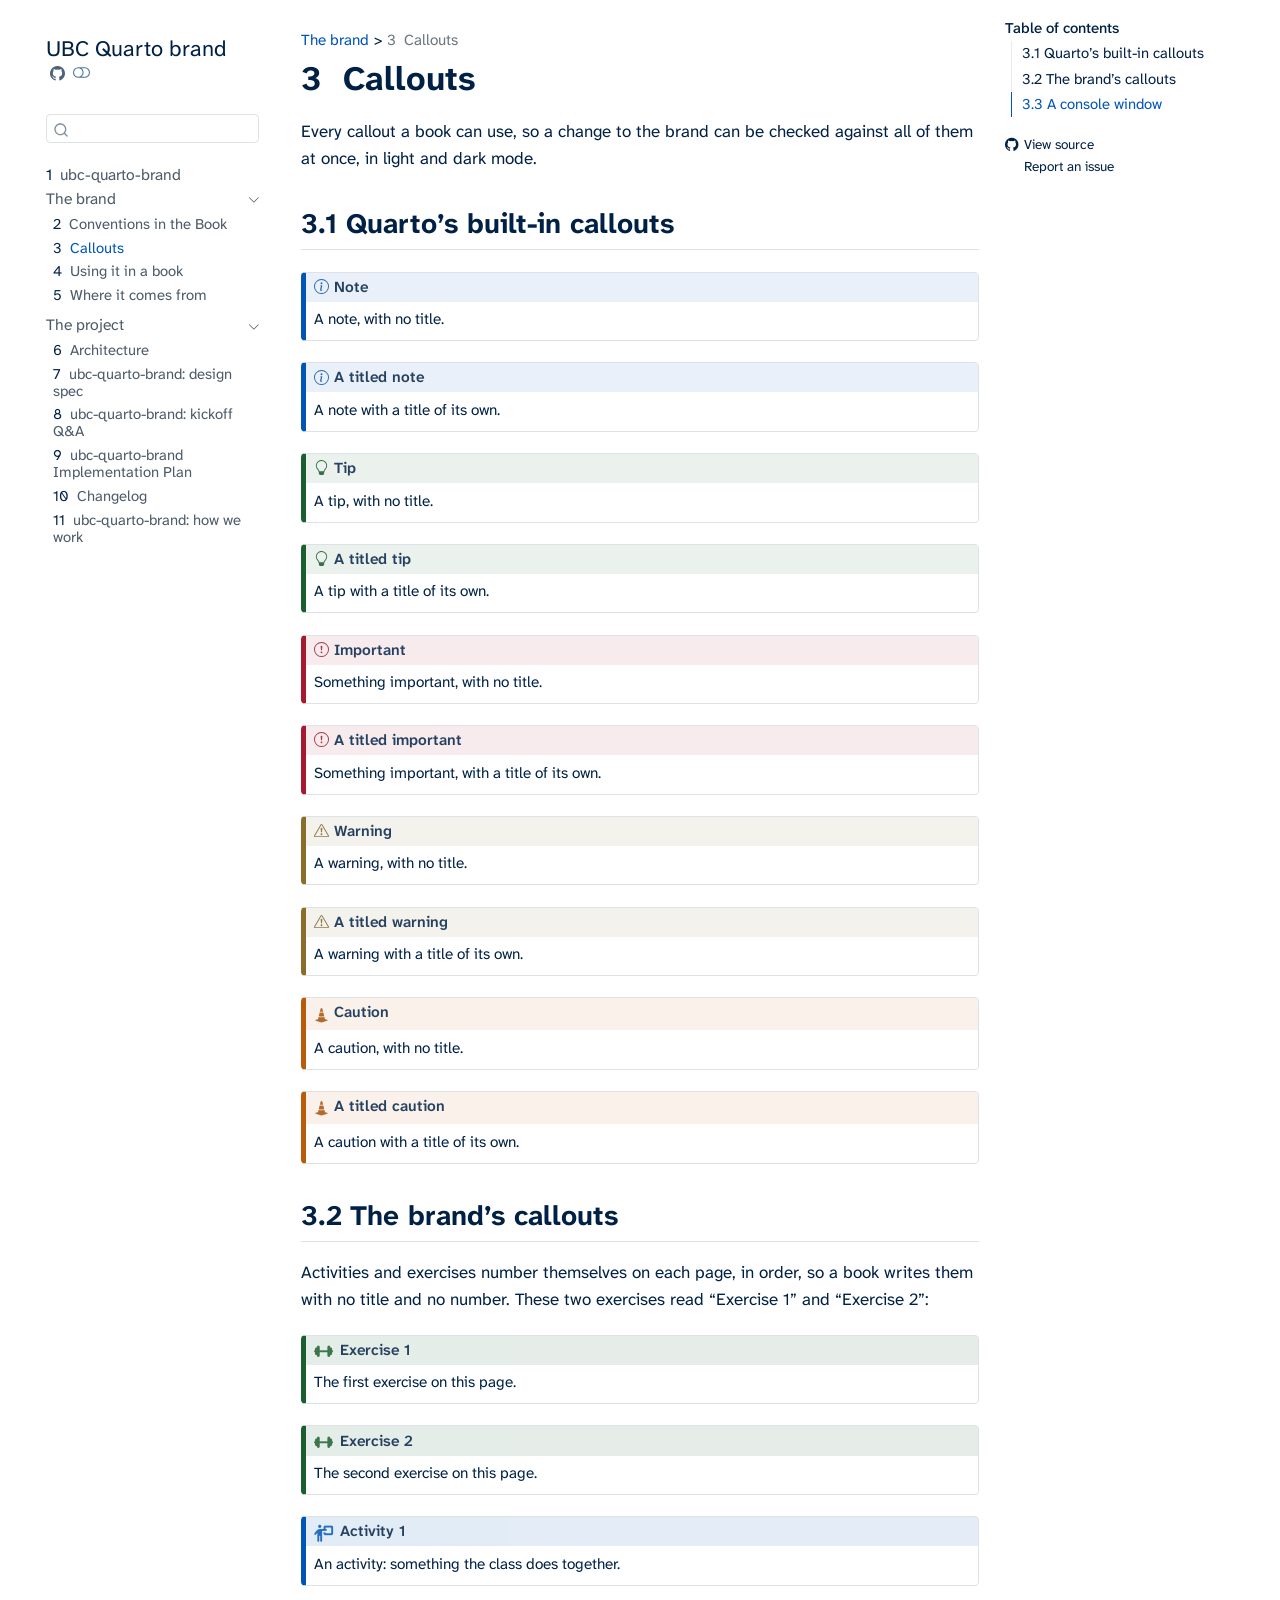
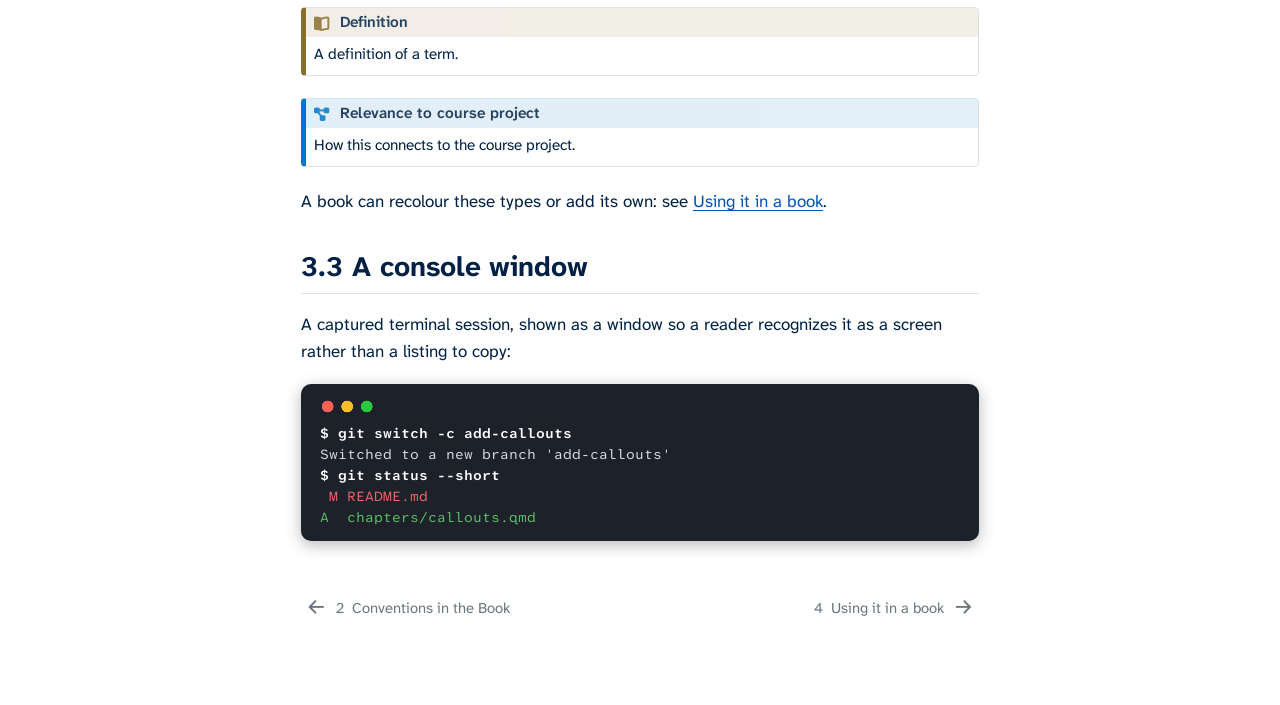
<file: chapters/callouts.html>
<!DOCTYPE html>
<html xmlns="http://www.w3.org/1999/xhtml" lang="en" xml:lang="en"><head>

<meta charset="utf-8">
<meta name="generator" content="quarto-1.10.20">

<meta name="viewport" content="width=device-width, initial-scale=1.0, user-scalable=yes">


<title>3&nbsp; Callouts – UBC Quarto brand</title>
<style>
/* Default styles provided by pandoc.
** See https://pandoc.org/MANUAL.html#variables-for-html for config info.
*/
span.smallcaps{font-variant: small-caps;}
div.columns{display: flex; gap: 1.5em;}
div.column{flex: auto;}
@media screen {
div.columns{gap: min(4vw, 1.5em);}
div.column{overflow-x: auto;}
}
div.hanging-indent{margin-left: 1.5em; text-indent: -1.5em;}
ul.task-list{list-style: none;}
ul.task-list li input[type="checkbox"] {
  width: 0.8em;
  margin: 0 0.8em 0.2em -1em; /* quarto-specific, see https://github.com/quarto-dev/quarto-cli/issues/4556 */ 
  vertical-align: middle;
}
</style>


<script src="../site_libs/quarto-nav/quarto-nav.js"></script>
<script src="../site_libs/quarto-nav/headroom.min.js"></script>
<script src="../site_libs/clipboard/clipboard.min.js"></script>
<script src="../site_libs/quarto-search/autocomplete.umd.js"></script>
<script src="../site_libs/quarto-search/fuse.min.js"></script>
<script src="../site_libs/quarto-search/quarto-search.js"></script>
<meta name="quarto:offset" content="../">
<link href="../chapters/using.html" rel="next">
<link href="../chapters/book-conventions.html" rel="prev">
<script src="../site_libs/quarto-html/quarto.js" type="module"></script>
<script src="../site_libs/quarto-html/tabsets/tabsets.js" type="module"></script>
<script src="../site_libs/quarto-html/popper.min.js"></script>
<script src="../site_libs/quarto-html/tippy.umd.min.js"></script>
<script src="../site_libs/quarto-html/anchor.min.js"></script>
<link href="../site_libs/quarto-html/tippy.css" rel="stylesheet">
<link href="../site_libs/quarto-html/quarto-syntax-highlighting-f889043e3c54bf7efdfb7d1d9535202f.css" rel="stylesheet" class="quarto-color-scheme" id="quarto-text-highlighting-styles">
<link href="../site_libs/quarto-html/quarto-syntax-highlighting-dark-23639e6fe4e7578a8cfaaf12ed2607d8.css" rel="stylesheet" class="quarto-color-scheme quarto-color-alternate" id="quarto-text-highlighting-styles">
<link href="../site_libs/quarto-html/quarto-syntax-highlighting-f889043e3c54bf7efdfb7d1d9535202f.css" rel="stylesheet" class="quarto-color-scheme-extra" id="quarto-text-highlighting-styles">
<script src="../site_libs/bootstrap/bootstrap.min.js"></script>
<link href="../site_libs/bootstrap/bootstrap-icons.css" rel="stylesheet">
<link href="../site_libs/bootstrap/bootstrap-81bf03a3967731642e7eb284a8c09976.min.css" rel="stylesheet" append-hash="true" class="quarto-color-scheme" id="quarto-bootstrap" data-mode="light">
<link href="../site_libs/bootstrap/bootstrap-dark-c42c1422013b57fbf50f92504afcb421.min.css" rel="stylesheet" append-hash="true" class="quarto-color-scheme quarto-color-alternate" id="quarto-bootstrap" data-mode="dark">
<link href="../site_libs/bootstrap/bootstrap-81bf03a3967731642e7eb284a8c09976.min.css" rel="stylesheet" append-hash="true" class="quarto-color-scheme-extra" id="quarto-bootstrap" data-mode="light">
<script src="../site_libs/quarto-contrib/quizdown-1.3.2/quizdown.js"></script>
<script src="../site_libs/quarto-contrib/quizdown-1.3.2/quizdownKatex.js"></script>
<script src="../site_libs/quarto-contrib/quizdown-1.3.2/quizdownHighlight.js"></script>
<script src="../site_libs/quarto-contrib/quizdown-1.3.2/quizdown-init.js"></script>
<link href="../site_libs/quarto-contrib/fontawesome-7-free-7.2.0/fontawesome.css" rel="stylesheet">
<script id="quarto-search-options" type="application/json">{
  "location": "sidebar",
  "copy-button": false,
  "collapse-after": 3,
  "panel-placement": "start",
  "type": "textbox",
  "limit": 50,
  "keyboard-shortcut": [
    "f",
    "/",
    "s"
  ],
  "show-item-context": false,
  "language": {
    "search-no-results-text": "No results",
    "search-matching-documents-text": "matching documents",
    "search-copy-link-title": "Copy link to search",
    "search-hide-matches-text": "Hide additional matches",
    "search-more-match-text": "more match in this document",
    "search-more-matches-text": "more matches in this document",
    "search-clear-button-title": "Clear",
    "search-text-placeholder": "",
    "search-detached-cancel-button-title": "Cancel",
    "search-submit-button-title": "Submit",
    "search-label": "Search"
  }
}</script>
<style>
div.callout-activity.callout {
  border-left-color: #0055B7;
}
div.callout-activity.callout-style-default .callout-header {
  background-color: rgba(0, 85, 183, 0.13);
}
div.callout-activity .callout-toggle::before {  background-image: url('data:image/svg+xml,<svg xmlns="http://www.w3.org/2000/svg" width="16" height="16" fill="rgb(33, 37, 41)" class="bi bi-chevron-down" viewBox="0 0 16 16"><path fill-rule="evenodd" d="M1.646 4.646a.5.5 0 0 1 .708 0L8 10.293l5.646-5.647a.5.5 0 0 1 .708.708l-6 6a.5.5 0 0 1-.708 0l-6-6a.5.5 0 0 1 0-.708z"/></svg>');}
div.callout-activity.callout-style-default .callout-icon::before, div.callout-activity.callout-titled .callout-icon::before {
  font-family: 'Font Awesome 7 Free';
  font-weight: 900;
  font-style: normal;
  content: '\e53d' !important;
  background-image: none;
}
div.callout-definition.callout {
  border-left-color: #8A6D2B;
}
div.callout-definition.callout-style-default .callout-header {
  background-color: rgba(138, 109, 43, 0.13);
}
div.callout-definition .callout-toggle::before {  background-image: url('data:image/svg+xml,<svg xmlns="http://www.w3.org/2000/svg" width="16" height="16" fill="rgb(33, 37, 41)" class="bi bi-chevron-down" viewBox="0 0 16 16"><path fill-rule="evenodd" d="M1.646 4.646a.5.5 0 0 1 .708 0L8 10.293l5.646-5.647a.5.5 0 0 1 .708.708l-6 6a.5.5 0 0 1-.708 0l-6-6a.5.5 0 0 1 0-.708z"/></svg>');}
div.callout-definition.callout-style-default .callout-icon::before, div.callout-definition.callout-titled .callout-icon::before {
  font-family: 'Font Awesome 7 Free';
  font-weight: 900;
  font-style: normal;
  content: '\f518' !important;
  background-image: none;
}
div.callout-exercise.callout {
  border-left-color: #1C5F2E;
}
div.callout-exercise.callout-style-default .callout-header {
  background-color: rgba(28, 95, 46, 0.13);
}
div.callout-exercise .callout-toggle::before {  background-image: url('data:image/svg+xml,<svg xmlns="http://www.w3.org/2000/svg" width="16" height="16" fill="rgb(33, 37, 41)" class="bi bi-chevron-down" viewBox="0 0 16 16"><path fill-rule="evenodd" d="M1.646 4.646a.5.5 0 0 1 .708 0L8 10.293l5.646-5.647a.5.5 0 0 1 .708.708l-6 6a.5.5 0 0 1-.708 0l-6-6a.5.5 0 0 1 0-.708z"/></svg>');}
div.callout-exercise.callout-style-default .callout-icon::before, div.callout-exercise.callout-titled .callout-icon::before {
  font-family: 'Font Awesome 7 Free';
  font-weight: 900;
  font-style: normal;
  content: '\f44b' !important;
  background-image: none;
}
div.callout-relevance-project.callout {
  border-left-color: #0077C8;
}
div.callout-relevance-project.callout-style-default .callout-header {
  background-color: rgba(0, 119, 200, 0.13);
}
div.callout-relevance-project .callout-toggle::before {  background-image: url('data:image/svg+xml,<svg xmlns="http://www.w3.org/2000/svg" width="16" height="16" fill="rgb(33, 37, 41)" class="bi bi-chevron-down" viewBox="0 0 16 16"><path fill-rule="evenodd" d="M1.646 4.646a.5.5 0 0 1 .708 0L8 10.293l5.646-5.647a.5.5 0 0 1 .708.708l-6 6a.5.5 0 0 1-.708 0l-6-6a.5.5 0 0 1 0-.708z"/></svg>');}
div.callout-relevance-project.callout-style-default .callout-icon::before, div.callout-relevance-project.callout-titled .callout-icon::before {
  font-family: 'Font Awesome 7 Free';
  font-weight: 900;
  font-style: normal;
  content: '\f542' !important;
  background-image: none;
}
</style>


</head>

<body class="nav-sidebar floating quarto-light"><script id="quarto-html-before-body" type="application/javascript">
    const toggleBodyColorMode = (bsSheetEl) => {
      const mode = bsSheetEl.getAttribute("data-mode");
      const bodyEl = window.document.querySelector("body");
      if (mode === "dark") {
        bodyEl.classList.add("quarto-dark");
        bodyEl.classList.remove("quarto-light");
      } else {
        bodyEl.classList.add("quarto-light");
        bodyEl.classList.remove("quarto-dark");
      }
    }
    const toggleBodyColorPrimary = () => {
      const bsSheetEl = window.document.querySelector("link#quarto-bootstrap:not([rel=disabled-stylesheet])");
      if (bsSheetEl) {
        toggleBodyColorMode(bsSheetEl);
      }
    }
    const setColorSchemeToggle = (alternate) => {
      const toggles = window.document.querySelectorAll('.quarto-color-scheme-toggle');
      for (let i=0; i < toggles.length; i++) {
        const toggle = toggles[i];
        if (toggle) {
          if (alternate) {
            toggle.classList.add("alternate");
          } else {
            toggle.classList.remove("alternate");
          }
        }
      }
    };
    const toggleColorMode = (alternate) => {
      // Switch the stylesheets
      const primaryStylesheets = window.document.querySelectorAll('link.quarto-color-scheme:not(.quarto-color-alternate)');
      const alternateStylesheets = window.document.querySelectorAll('link.quarto-color-scheme.quarto-color-alternate');
      manageTransitions('#quarto-margin-sidebar .nav-link', false);
      if (alternate) {
        // note: dark is layered on light, we don't disable primary!
        enableStylesheet(alternateStylesheets);
        for (const sheetNode of alternateStylesheets) {
          if (sheetNode.id === "quarto-bootstrap") {
            toggleBodyColorMode(sheetNode);
          }
        }
      } else {
        disableStylesheet(alternateStylesheets);
        enableStylesheet(primaryStylesheets)
        toggleBodyColorPrimary();
      }
      manageTransitions('#quarto-margin-sidebar .nav-link', true);
      // Switch the toggles
      setColorSchemeToggle(alternate)
      // Hack to workaround the fact that safari doesn't
      // properly recolor the scrollbar when toggling (#1455)
      if (navigator.userAgent.indexOf('Safari') > 0 && navigator.userAgent.indexOf('Chrome') == -1) {
        manageTransitions("body", false);
        window.scrollTo(0, 1);
        setTimeout(() => {
          window.scrollTo(0, 0);
          manageTransitions("body", true);
        }, 40);
      }
    }
    const disableStylesheet = (stylesheets) => {
      for (let i=0; i < stylesheets.length; i++) {
        const stylesheet = stylesheets[i];
        stylesheet.rel = 'disabled-stylesheet';
      }
    }
    const enableStylesheet = (stylesheets) => {
      for (let i=0; i < stylesheets.length; i++) {
        const stylesheet = stylesheets[i];
        if(stylesheet.rel !== 'stylesheet') { // for Chrome, which will still FOUC without this check
          stylesheet.rel = 'stylesheet';
        }
      }
    }
    const manageTransitions = (selector, allowTransitions) => {
      const els = window.document.querySelectorAll(selector);
      for (let i=0; i < els.length; i++) {
        const el = els[i];
        if (allowTransitions) {
          el.classList.remove('notransition');
        } else {
          el.classList.add('notransition');
        }
      }
    }
    const isFileUrl = () => {
      return window.location.protocol === 'file:';
    }
    const hasAlternateSentinel = () => {
      let styleSentinel = getColorSchemeSentinel();
      if (styleSentinel !== null) {
        return styleSentinel === "alternate";
      } else {
        return false;
      }
    }
    const setStyleSentinel = (alternate) => {
      const value = alternate ? "alternate" : "default";
      if (!isFileUrl()) {
        window.localStorage.setItem("quarto-color-scheme", value);
      } else {
        localAlternateSentinel = value;
      }
    }
    const getColorSchemeSentinel = () => {
      if (!isFileUrl()) {
        const storageValue = window.localStorage.getItem("quarto-color-scheme");
        return storageValue != null ? storageValue : localAlternateSentinel;
      } else {
        return localAlternateSentinel;
      }
    }
    const toggleGiscusIfUsed = (isAlternate, darkModeDefault) => {
      const baseTheme = document.querySelector('#giscus-base-theme')?.value ?? 'light';
      const alternateTheme = document.querySelector('#giscus-alt-theme')?.value ?? 'dark';
      let newTheme = '';
      if(authorPrefersDark) {
        newTheme = isAlternate ? baseTheme : alternateTheme;
      } else {
        newTheme = isAlternate ? alternateTheme : baseTheme;
      }
      const changeGiscusTheme = () => {
        // From: https://github.com/giscus/giscus/issues/336
        const sendMessage = (message) => {
          const iframe = document.querySelector('iframe.giscus-frame');
          if (!iframe) return;
          iframe.contentWindow.postMessage({ giscus: message }, 'https://giscus.app');
        }
        sendMessage({
          setConfig: {
            theme: newTheme
          }
        });
      }
      const isGiscussLoaded = window.document.querySelector('iframe.giscus-frame') !== null;
      if (isGiscussLoaded) {
        changeGiscusTheme();
      }
    };
    const authorPrefersDark = false;
    const darkModeDefault = authorPrefersDark;
      document.querySelector('link#quarto-text-highlighting-styles.quarto-color-scheme-extra').rel = 'disabled-stylesheet';
      document.querySelector('link#quarto-bootstrap.quarto-color-scheme-extra').rel = 'disabled-stylesheet';
    let localAlternateSentinel = darkModeDefault ? 'alternate' : 'default';
    // Dark / light mode switch
    window.quartoToggleColorScheme = () => {
      // Read the current dark / light value
      let toAlternate = !hasAlternateSentinel();
      toggleColorMode(toAlternate);
      setStyleSentinel(toAlternate);
      toggleGiscusIfUsed(toAlternate, darkModeDefault);
      window.dispatchEvent(new Event('resize'));
    };
    // Switch to dark mode if need be
    if (hasAlternateSentinel()) {
      toggleColorMode(true);
    } else {
      toggleColorMode(false);
    }
  </script>

<div id="quarto-search-results"></div>
  <header id="quarto-header" class="headroom fixed-top">
  <nav class="quarto-secondary-nav">
    <div class="container-fluid d-flex">
      <button type="button" class="quarto-btn-toggle btn" data-bs-toggle="collapse" role="button" data-bs-target=".quarto-sidebar-collapse-item" aria-controls="quarto-sidebar" aria-expanded="false" aria-label="Toggle sidebar navigation" onclick="if (window.quartoToggleHeadroom) { window.quartoToggleHeadroom(); }">
        <i class="bi bi-layout-text-sidebar-reverse"></i>
      </button>
        <nav class="quarto-page-breadcrumbs" aria-label="breadcrumb"><ol class="breadcrumb"><li class="breadcrumb-item"><a href="../chapters/book-conventions.html">The brand</a></li><li class="breadcrumb-item"><a href="../chapters/callouts.html"><span class="chapter-number">3</span>&nbsp; <span class="chapter-title">Callouts</span></a></li></ol></nav>
        <a class="flex-grow-1" role="navigation" data-bs-toggle="collapse" data-bs-target=".quarto-sidebar-collapse-item" aria-controls="quarto-sidebar" aria-expanded="false" aria-label="Toggle sidebar navigation" onclick="if (window.quartoToggleHeadroom) { window.quartoToggleHeadroom(); }">      
        </a>
      <button type="button" class="btn quarto-search-button" aria-label="Search" onclick="window.quartoOpenSearch();">
        <i class="bi bi-search"></i>
      </button>
    </div>
  </nav>
</header>
<!-- content -->
<div id="quarto-content" class="quarto-container page-columns page-rows-contents page-layout-article">
<!-- sidebar -->
  <nav id="quarto-sidebar" class="sidebar collapse collapse-horizontal quarto-sidebar-collapse-item sidebar-navigation floating overflow-auto">
    <div class="pt-lg-2 mt-2 text-left sidebar-header">
    <div class="sidebar-title mb-0 py-0">
      <a href="../">UBC Quarto brand</a> 
        <div class="sidebar-tools-main">
    <a href="https://github.com/UBC-MDS/ubc-quarto-brand" title="Source Code" class="quarto-navigation-tool px-1" aria-label="Source Code"><i class="bi bi-github"></i></a>
  <a href="" class="quarto-color-scheme-toggle quarto-navigation-tool  px-1" onclick="window.quartoToggleColorScheme(); return false;" title="Toggle dark mode"><i class="bi"></i></a>
</div>
    </div>
      </div>
        <div class="mt-2 flex-shrink-0 align-items-center">
        <div class="sidebar-search">
        <div id="quarto-search" class="" title="Search"></div>
        </div>
        </div>
    <div class="sidebar-menu-container"> 
    <ul class="list-unstyled mt-1">
        <li class="sidebar-item">
  <div class="sidebar-item-container"> 
  <a href="../index.html" class="sidebar-item-text sidebar-link">
 <span class="menu-text"><span class="chapter-number">1</span>&nbsp; <span class="chapter-title">ubc-quarto-brand</span></span></a>
  </div>
</li>
        <li class="sidebar-item sidebar-item-section">
      <div class="sidebar-item-container"> 
            <a class="sidebar-item-text sidebar-link text-start" data-bs-toggle="collapse" data-bs-target="#quarto-sidebar-section-1" role="navigation" aria-expanded="true">
 <span class="menu-text">The brand</span></a>
          <a class="sidebar-item-toggle text-start" data-bs-toggle="collapse" data-bs-target="#quarto-sidebar-section-1" role="navigation" aria-expanded="true" aria-label="Toggle section">
            <i class="bi bi-chevron-right ms-2"></i>
          </a> 
      </div>
      <ul id="quarto-sidebar-section-1" class="collapse list-unstyled sidebar-section depth1 show">  
          <li class="sidebar-item">
  <div class="sidebar-item-container"> 
  <a href="../chapters/book-conventions.html" class="sidebar-item-text sidebar-link">
 <span class="menu-text"><span class="chapter-number">2</span>&nbsp; <span class="chapter-title">Conventions in the Book</span></span></a>
  </div>
</li>
          <li class="sidebar-item">
  <div class="sidebar-item-container"> 
  <a href="../chapters/callouts.html" class="sidebar-item-text sidebar-link active">
 <span class="menu-text"><span class="chapter-number">3</span>&nbsp; <span class="chapter-title">Callouts</span></span></a>
  </div>
</li>
          <li class="sidebar-item">
  <div class="sidebar-item-container"> 
  <a href="../chapters/using.html" class="sidebar-item-text sidebar-link">
 <span class="menu-text"><span class="chapter-number">4</span>&nbsp; <span class="chapter-title">Using it in a book</span></span></a>
  </div>
</li>
          <li class="sidebar-item">
  <div class="sidebar-item-container"> 
  <a href="../chapters/provenance.html" class="sidebar-item-text sidebar-link">
 <span class="menu-text"><span class="chapter-number">5</span>&nbsp; <span class="chapter-title">Where it comes from</span></span></a>
  </div>
</li>
      </ul>
  </li>
        <li class="sidebar-item sidebar-item-section">
      <div class="sidebar-item-container"> 
            <a class="sidebar-item-text sidebar-link text-start" data-bs-toggle="collapse" data-bs-target="#quarto-sidebar-section-2" role="navigation" aria-expanded="true">
 <span class="menu-text">The project</span></a>
          <a class="sidebar-item-toggle text-start" data-bs-toggle="collapse" data-bs-target="#quarto-sidebar-section-2" role="navigation" aria-expanded="true" aria-label="Toggle section">
            <i class="bi bi-chevron-right ms-2"></i>
          </a> 
      </div>
      <ul id="quarto-sidebar-section-2" class="collapse list-unstyled sidebar-section depth1 show">  
          <li class="sidebar-item">
  <div class="sidebar-item-container"> 
  <a href="../docs/architecture.html" class="sidebar-item-text sidebar-link">
 <span class="menu-text"><span class="chapter-number">6</span>&nbsp; <span class="chapter-title">Architecture</span></span></a>
  </div>
</li>
          <li class="sidebar-item">
  <div class="sidebar-item-container"> 
  <a href="../docs/superpowers/specs/2026-10-30-ubc-quarto-brand-design.html" class="sidebar-item-text sidebar-link">
 <span class="menu-text"><span class="chapter-number">7</span>&nbsp; <span class="chapter-title">ubc-quarto-brand: design spec</span></span></a>
  </div>
</li>
          <li class="sidebar-item">
  <div class="sidebar-item-container"> 
  <a href="../docs/superpowers/specs/2026-10-30-ubc-quarto-brand-qa.html" class="sidebar-item-text sidebar-link">
 <span class="menu-text"><span class="chapter-number">8</span>&nbsp; <span class="chapter-title">ubc-quarto-brand: kickoff Q&amp;A</span></span></a>
  </div>
</li>
          <li class="sidebar-item">
  <div class="sidebar-item-container"> 
  <a href="../docs/superpowers/plans/2026-10-30-ubc-quarto-brand.html" class="sidebar-item-text sidebar-link">
 <span class="menu-text"><span class="chapter-number">9</span>&nbsp; <span class="chapter-title">ubc-quarto-brand Implementation Plan</span></span></a>
  </div>
</li>
          <li class="sidebar-item">
  <div class="sidebar-item-container"> 
  <a href="../CHANGELOG.html" class="sidebar-item-text sidebar-link">
 <span class="menu-text"><span class="chapter-number">10</span>&nbsp; <span class="chapter-title">Changelog</span></span></a>
  </div>
</li>
          <li class="sidebar-item">
  <div class="sidebar-item-container"> 
  <a href="../AGENTS.html" class="sidebar-item-text sidebar-link">
 <span class="menu-text"><span class="chapter-number">11</span>&nbsp; <span class="chapter-title">ubc-quarto-brand: how we work</span></span></a>
  </div>
</li>
      </ul>
  </li>
    </ul>
    </div>
</nav>
<div id="quarto-sidebar-glass" class="quarto-sidebar-collapse-item" data-bs-toggle="collapse" data-bs-target=".quarto-sidebar-collapse-item"></div>
<!-- margin-sidebar -->
    <div id="quarto-margin-sidebar" class="sidebar margin-sidebar">
        <nav id="TOC" role="doc-toc" class="toc-active">
    <h2 id="toc-title">Table of contents</h2>
   
  <ul>
  <li><a href="#quartos-built-in-callouts" id="toc-quartos-built-in-callouts" class="nav-link active" data-scroll-target="#quartos-built-in-callouts"><span class="header-section-number">3.1</span> Quarto’s built-in callouts</a></li>
  <li><a href="#the-brands-callouts" id="toc-the-brands-callouts" class="nav-link" data-scroll-target="#the-brands-callouts"><span class="header-section-number">3.2</span> The brand’s callouts</a></li>
  <li><a href="#a-console-window" id="toc-a-console-window" class="nav-link" data-scroll-target="#a-console-window"><span class="header-section-number">3.3</span> A console window</a></li>
  </ul>
<div class="toc-actions"><ul><li><a href="https://github.com/UBC-MDS/ubc-quarto-brand/blob/main/chapters/callouts.qmd" class="toc-action"><i class="bi bi-github"></i>View source</a></li><li><a href="https://github.com/UBC-MDS/ubc-quarto-brand/issues/new" class="toc-action"><i class="bi empty"></i>Report an issue</a></li></ul></div></nav>
    </div>
<!-- main -->
<main class="content" id="quarto-document-content">


<header id="title-block-header" class="quarto-title-block default"><nav class="quarto-page-breadcrumbs quarto-title-breadcrumbs d-none d-lg-block" aria-label="breadcrumb"><ol class="breadcrumb"><li class="breadcrumb-item"><a href="../chapters/book-conventions.html">The brand</a></li><li class="breadcrumb-item"><a href="../chapters/callouts.html"><span class="chapter-number">3</span>&nbsp; <span class="chapter-title">Callouts</span></a></li></ol></nav>
<div class="quarto-title">
<h1 class="title"><span class="chapter-number">3</span>&nbsp; <span class="chapter-title">Callouts</span></h1>
</div>



<div class="quarto-title-meta">

    
  
    
  </div>
  


</header>


<p>Every callout a book can use, so a change to the brand can be checked against all of them at once, in light and dark mode.</p>
<section id="quartos-built-in-callouts" class="level2" data-number="3.1">
<h2 data-number="3.1" class="anchored" data-anchor-id="quartos-built-in-callouts"><span class="header-section-number">3.1</span> Quarto’s built-in callouts</h2>
<div class="callout callout-style-default callout-note callout-titled">
<div class="callout-header d-flex align-content-center">
<div class="callout-icon-container">
<i class="callout-icon"></i>
</div>
<div class="callout-title-container flex-fill">
Note
</div>
</div>
<div class="callout-body-container callout-body">
<p>A note, with no title.</p>
</div>
</div>
<div class="callout callout-style-default callout-note callout-titled" title="A titled note">
<div class="callout-header d-flex align-content-center">
<div class="callout-icon-container">
<i class="callout-icon"></i>
</div>
<div class="callout-title-container flex-fill">
<span class="screen-reader-only">Note</span>A titled note
</div>
</div>
<div class="callout-body-container callout-body">
<p>A note with a title of its own.</p>
</div>
</div>
<div class="callout callout-style-default callout-tip callout-titled">
<div class="callout-header d-flex align-content-center">
<div class="callout-icon-container">
<i class="callout-icon"></i>
</div>
<div class="callout-title-container flex-fill">
Tip
</div>
</div>
<div class="callout-body-container callout-body">
<p>A tip, with no title.</p>
</div>
</div>
<div class="callout callout-style-default callout-tip callout-titled" title="A titled tip">
<div class="callout-header d-flex align-content-center">
<div class="callout-icon-container">
<i class="callout-icon"></i>
</div>
<div class="callout-title-container flex-fill">
<span class="screen-reader-only">Tip</span>A titled tip
</div>
</div>
<div class="callout-body-container callout-body">
<p>A tip with a title of its own.</p>
</div>
</div>
<div class="callout callout-style-default callout-important callout-titled">
<div class="callout-header d-flex align-content-center">
<div class="callout-icon-container">
<i class="callout-icon"></i>
</div>
<div class="callout-title-container flex-fill">
Important
</div>
</div>
<div class="callout-body-container callout-body">
<p>Something important, with no title.</p>
</div>
</div>
<div class="callout callout-style-default callout-important callout-titled" title="A titled important">
<div class="callout-header d-flex align-content-center">
<div class="callout-icon-container">
<i class="callout-icon"></i>
</div>
<div class="callout-title-container flex-fill">
<span class="screen-reader-only">Important</span>A titled important
</div>
</div>
<div class="callout-body-container callout-body">
<p>Something important, with a title of its own.</p>
</div>
</div>
<div class="callout callout-style-default callout-warning callout-titled">
<div class="callout-header d-flex align-content-center">
<div class="callout-icon-container">
<i class="callout-icon"></i>
</div>
<div class="callout-title-container flex-fill">
Warning
</div>
</div>
<div class="callout-body-container callout-body">
<p>A warning, with no title.</p>
</div>
</div>
<div class="callout callout-style-default callout-warning callout-titled" title="A titled warning">
<div class="callout-header d-flex align-content-center">
<div class="callout-icon-container">
<i class="callout-icon"></i>
</div>
<div class="callout-title-container flex-fill">
<span class="screen-reader-only">Warning</span>A titled warning
</div>
</div>
<div class="callout-body-container callout-body">
<p>A warning with a title of its own.</p>
</div>
</div>
<div class="callout callout-style-default callout-caution callout-titled">
<div class="callout-header d-flex align-content-center">
<div class="callout-icon-container">
<i class="callout-icon"></i>
</div>
<div class="callout-title-container flex-fill">
Caution
</div>
</div>
<div class="callout-body-container callout-body">
<p>A caution, with no title.</p>
</div>
</div>
<div class="callout callout-style-default callout-caution callout-titled" title="A titled caution">
<div class="callout-header d-flex align-content-center">
<div class="callout-icon-container">
<i class="callout-icon"></i>
</div>
<div class="callout-title-container flex-fill">
<span class="screen-reader-only">Caution</span>A titled caution
</div>
</div>
<div class="callout-body-container callout-body">
<p>A caution with a title of its own.</p>
</div>
</div>
</section>
<section id="the-brands-callouts" class="level2" data-number="3.2">
<h2 data-number="3.2" class="anchored" data-anchor-id="the-brands-callouts"><span class="header-section-number">3.2</span> The brand’s callouts</h2>
<p>Activities and exercises number themselves on each page, in order, so a book writes them with no title and no number. These two exercises read “Exercise 1” and “Exercise 2”:</p>
<div class="callout callout-style-default callout-exercise callout-titled">
<div class="callout-header d-flex align-content-center">
<div class="callout-icon-container">
<i class="callout-icon"></i>
</div>
<div class="callout-title-container flex-fill">
<span class="screen-reader-only">Exercise</span>Exercise
</div>
</div>
<div class="callout-body-container callout-body">
<p>The first exercise on this page.</p>
</div>
</div>
<div class="callout callout-style-default callout-exercise callout-titled">
<div class="callout-header d-flex align-content-center">
<div class="callout-icon-container">
<i class="callout-icon"></i>
</div>
<div class="callout-title-container flex-fill">
<span class="screen-reader-only">Exercise</span>Exercise
</div>
</div>
<div class="callout-body-container callout-body">
<p>The second exercise on this page.</p>
</div>
</div>
<div class="callout callout-style-default callout-activity callout-titled">
<div class="callout-header d-flex align-content-center">
<div class="callout-icon-container">
<i class="callout-icon"></i>
</div>
<div class="callout-title-container flex-fill">
<span class="screen-reader-only">Activity</span>Activity
</div>
</div>
<div class="callout-body-container callout-body">
<p>An activity: something the class does together.</p>
</div>
</div>
<div class="callout callout-style-default callout-definition callout-titled">
<div class="callout-header d-flex align-content-center">
<div class="callout-icon-container">
<i class="callout-icon"></i>
</div>
<div class="callout-title-container flex-fill">
<span class="screen-reader-only">Definition</span>Definition
</div>
</div>
<div class="callout-body-container callout-body">
<p>A definition of a term.</p>
</div>
</div>
<div class="callout callout-style-default callout-relevance-project callout-titled">
<div class="callout-header d-flex align-content-center">
<div class="callout-icon-container">
<i class="callout-icon"></i>
</div>
<div class="callout-title-container flex-fill">
<span class="screen-reader-only">Relevance-project</span>Relevance to course project
</div>
</div>
<div class="callout-body-container callout-body">
<p>How this connects to the course project.</p>
</div>
</div>
<p>A book can recolour these types or add its own: see <a href="../chapters/using.html">Using it in a book</a>.</p>
</section>
<section id="a-console-window" class="level2" data-number="3.3">
<h2 data-number="3.3" class="anchored" data-anchor-id="a-console-window"><span class="header-section-number">3.3</span> A console window</h2>
<p>A captured terminal session, shown as a window so a reader recognizes it as a screen rather than a listing to copy:</p>
<div class="term">
<pre><span class="tp">$ git switch -c add-callouts</span>
Switched to a new branch 'add-callouts'
<span class="tp">$ git status --short</span>
<span class="tr"> M README.md</span>
<span class="tg">A  chapters/callouts.qmd</span></pre>
</div>


</section>

</main> <!-- /main -->
<!--
  Theme the quizdown quizzes.

  `_extensions/quizdown` renders every quiz into a shadow root
  (`attachShadow({mode: "open"})`), so nothing in `styles.scss` reaches inside
  one -- a quiz arrives on the page wearing quizdown's own defaults, which are
  `steelblue` on `#f2f2f2` with black text. In dark mode that is not merely
  off-brand, it is unreadable: the parts that take a *background* from
  quizdown's palette but *inherit* their text colour -- the left column of a
  matching question, an evaluated slot, the per-pair feedback -- end up
  painting the page's near-white body text onto a near-white fill, 1.03:1.

  Two facts make that fixable from outside the shadow root:

    * custom properties inherit *through* the shadow boundary, so the
      `--mds-quiz-*` values set on `:root` in `styles.scss` are readable from
      inside a quiz;
    * quizdown writes its three colours as inline styles on
      `.quizdown-content`, and `!important` in a stylesheet beats an inline
      declaration.

  So this file injects one stylesheet into each quiz's shadow root, written
  entirely against `--mds-quiz-*`. The light and dark values of those live in
  `styles.scss` and `styles-dark.scss`, and Quarto swaps those two bundles on
  the colour-mode toggle -- so a quiz follows the toggle with no JavaScript of
  its own.

  Wired in from `format.html.include-after-body` in `_quarto.yml`, which is
  what keeps the vendored extension under `_extensions/quizdown/` untouched: a
  re-add or an update of that extension cannot clobber any of this.

  Two things are deliberately left alone:

    * `.hljs`, the highlight.js "github" theme quizdown bundles for a *fenced*
      code block inside a question. Its plate is light in both colour modes,
      but so are the token colours painted on it, so it stays self-consistent
      and readable; re-tinting the plate alone would break it, and re-tinting
      the tokens means shipping a second syntax theme. No question in the book
      uses a fenced block -- inline code is themed below, and inline code is
      what the questions actually use.
    * `.print-review`, the plain questions-and-answers block quizdown reveals
      under `@media print`. Paper is white in both colour modes, so the light
      colours there are already the right ones.
-->
<script>
  (() => {
    // Note for editing: this is a template literal, so nothing inside it may
    // be quoted in backticks the way the prose around it is -- a stray one
    // ends the string, and the page fails with a JavaScript syntax error
    // rather than with anything you would notice in the CSS.
    //
    // Every declaration below is `!important`, for two reasons that are not
    // about winning an argument with the extension. Svelte scopes its own
    // rules with a build hash (`.prompt.svelte-1ge161l`), which out-specifies
    // anything we can write without hard-coding a hash that changes on every
    // quizdown release; and the order our <style> ends up in relative to
    // Svelte's, inside a shadow root neither of us owns, is not ours to pick.
    const CSS = `
      /* ---- the three knobs quizdown itself exposes ------------------------
         Set as inline styles on .quizdown-content from the quiz config, so
         !important is the only thing that can move them. Remapping these three
         alone fixes most of dark mode: everything that reads its background
         from --quizdown-color-secondary and inherits its text colour then
         lands on a surface that belongs to the current mode. */
      .quizdown-content {
        --quizdown-color-primary: var(--mds-quiz-accent) !important;
        --quizdown-color-secondary: var(--mds-quiz-surface) !important;
        --quizdown-color-text: var(--mds-quiz-fg) !important;
      }

      /* ---- inline code in a question -------------------------------------
         quizdown paints this #333 on #f8f8f8 in both modes. The book has its
         own inline-code pair, one per mode, under typography.monospace-inline
         in _brand.yml. */
      code {
        color: var(--mds-quiz-code-fg) !important;
        background-color: var(--mds-quiz-code-bg) !important;
      }

      /* ---- buttons -------------------------------------------------------
         Hard-coded to a white fill, which is a glaring plate on the dark page.
         The hover is brightness(0.9): darkening is only a change you can see
         when the surface starts light, so its direction is per-mode too. */
      button {
        background-color: var(--mds-quiz-surface) !important;
        color: var(--mds-quiz-fg) !important;
      }
      button:disabled {
        background-color: var(--mds-quiz-surface) !important;
        color: var(--mds-quiz-muted) !important;
      }
      button:hover:not(:checked):not(:active):not(:disabled) {
        filter: var(--mds-quiz-press) !important;
      }

      /* ---- multiple choice and single choice ------------------------------
         The option rows are already painted from the two variables remapped
         above; only the hover is hard-coded. */
      [type='checkbox']:hover + span,
      [type='checkbox']:focus + span,
      [type='radio']:hover + span,
      [type='radio']:focus + span {
        filter: var(--mds-quiz-press) !important;
      }

      /* ---- sequence (drag to order) --------------------------------------
         The rows come from the variables; the reorder buttons take a black
         focus ring, which is invisible on the dark page. */
      .buttons button:focus {
        border-color: var(--mds-quiz-accent) !important;
      }

      /* ---- matching (drag a chip into a slot) -----------------------------
         The type with the most hard-coded colour in it, and the one where the
         dark-mode failure was actually visible: .prompt takes its fill from
         quizdown's palette and its text colour from the page, so it painted
         near-white body text onto near-white #f2f2f2. */
      .arrow,
      .placeholder {
        color: var(--mds-quiz-muted) !important;
      }
      .slot,
      .pool {
        border-color: var(--mds-quiz-border) !important;
      }
      .slot-selected,
      .slot-dragover,
      .pool-dragover {
        background-color: var(--mds-quiz-surface) !important;
      }
      .chip:hover {
        filter: var(--mds-quiz-press) !important;
      }
      .chip-used {
        background-color: var(--mds-quiz-surface) !important;
        border-color: var(--mds-quiz-muted) !important;
      }

      /* ---- the evaluated state -------------------------------------------
         Green and red, which the book already has: the success and danger
         roles in _brand.yml each carry a value per mode. */
      .slot.correct {
        border-color: var(--mds-quiz-correct) !important;
        background-color: var(--mds-quiz-correct-bg) !important;
      }
      .slot.wrong,
      .slot.empty-eval {
        border-color: var(--mds-quiz-wrong) !important;
        background-color: var(--mds-quiz-wrong-bg) !important;
      }
      .badge-correct,
      .correct-hint {
        color: var(--mds-quiz-correct) !important;
      }
      .badge-wrong {
        color: var(--mds-quiz-wrong) !important;
      }
      .pair-feedback {
        border-left-color: var(--mds-quiz-correct) !important;
        background-color: var(--mds-quiz-correct-bg) !important;
      }
      .pair-feedback-wrong {
        border-left-color: var(--mds-quiz-wrong) !important;
        background-color: var(--mds-quiz-wrong-bg) !important;
      }

      /* ---- the credit line under every quiz ------------------------------- */
      .credits,
      .credits a {
        color: var(--mds-quiz-muted) !important;
      }
    `;

    // Returns the number of quizzes that do not have a shadow root yet.
    const paint = () => {
      let waiting = 0;
      for (const host of document.querySelectorAll(".quizdown")) {
        const root = host.shadowRoot;
        if (!root) {
          waiting += 1;
          continue;
        }
        if (root.querySelector("style[data-mds-quiz-theme]")) continue;
        const style = document.createElement("style");
        style.setAttribute("data-mds-quiz-theme", "");
        style.textContent = CSS;
        root.appendChild(style);
      }
      return waiting;
    };

    // quizdown creates the shadow roots from a `load` listener that it only
    // registers once `DOMContentLoaded` has fired -- later than this script,
    // which is inline at the end of <body>. A `load` listener added here would
    // therefore run *before* the one that creates the thing we want to style,
    // so the first attempt is deferred by a task, and then retried for a few
    // frames in case a future version of the extension moves that work again.
    // Bounded, so a quiz that never renders cannot leave a frame loop running.
    const GIVE_UP_AFTER_MS = 5000;
    addEventListener("load", () => {
      const started = performance.now();
      const tick = () => {
        if (paint() > 0 && performance.now() - started < GIVE_UP_AFTER_MS) {
          requestAnimationFrame(tick);
        }
      };
      setTimeout(tick, 0);
    });
  })();
</script>
<!--
  The extension's own addition to `quizdown-theme.html`, which stays as
  fetched from DSCI 521 (Q&A 22, 26).

  quizdown paints a matching question's answer chips a fixed light green
  (`#e8f5e9`) and lets them inherit the page's text colour: in dark mode,
  near-white text on near-white. `quizdown-theme.html` themes every other part
  of a matching question but not the chip itself, so this injects one more
  rule into each quiz's shadow root, the same way, written against
  `--mds-quiz-chip-*` from `ubc.scss`. Used and placed chips keep the looks
  quizdown and `quizdown-theme.html` give them.
-->
<script>
  (() => {
    const CSS = `
      .chip:not(.chip-used):not(.chip-placed) {
        background-color: var(--mds-quiz-chip-bg) !important;
        border-color: var(--mds-quiz-chip-border) !important;
        color: var(--mds-quiz-fg) !important;
      }
    `;

    // Returns the number of quizzes that do not have a shadow root yet.
    const paint = () => {
      let waiting = 0;
      for (const host of document.querySelectorAll(".quizdown")) {
        const root = host.shadowRoot;
        if (!root) {
          waiting += 1;
          continue;
        }
        if (root.querySelector("style[data-ubc-quiz-chips]")) continue;
        const style = document.createElement("style");
        style.setAttribute("data-ubc-quiz-chips", "");
        style.textContent = CSS;
        root.appendChild(style);
      }
      return waiting;
    };

    // As in `quizdown-theme.html`: quizdown makes the shadow roots after
    // `load`, so the first try waits a task, then retries for a few frames,
    // and gives up after five seconds.
    addEventListener("load", () => {
      const started = performance.now();
      const tick = () => {
        if (paint() > 0 && performance.now() - started < 5000) {
          requestAnimationFrame(tick);
        }
      };
      setTimeout(tick, 0);
    });
  })();
</script>
<script id="quarto-html-after-body" type="application/javascript">
  window.document.addEventListener("DOMContentLoaded", function (event) {
    // Ensure there is a toggle, if there isn't float one in the top right
    if (window.document.querySelector('.quarto-color-scheme-toggle') === null) {
      const a = window.document.createElement('a');
      a.classList.add('top-right');
      a.classList.add('quarto-color-scheme-toggle');
      a.href = "";
      a.onclick = function() { try { window.quartoToggleColorScheme(); } catch {} return false; };
      const i = window.document.createElement("i");
      i.classList.add('bi');
      a.appendChild(i);
      window.document.body.appendChild(a);
    }
    setColorSchemeToggle(hasAlternateSentinel())
    const icon = "";
    const anchorJS = new window.AnchorJS();
    anchorJS.options = {
      placement: 'right',
      icon: icon
    };
    anchorJS.add('.anchored');
    const isCodeAnnotation = (el) => {
      for (const clz of el.classList) {
        if (clz.startsWith('code-annotation-')) {                     
          return true;
        }
      }
      return false;
    }
    const onCopySuccess = function(e) {
      // button target
      const button = e.trigger;
      // don't keep focus
      button.blur();
      // flash "checked"
      button.classList.add('code-copy-button-checked');
      var currentTitle = button.getAttribute("title");
      button.setAttribute("title", "Copied!");
      let tooltip;
      if (window.bootstrap) {
        button.setAttribute("data-bs-toggle", "tooltip");
        button.setAttribute("data-bs-placement", "left");
        button.setAttribute("data-bs-title", "Copied!");
        tooltip = new bootstrap.Tooltip(button, 
          { trigger: "manual", 
            customClass: "code-copy-button-tooltip",
            offset: [0, -8]});
        tooltip.show();    
      }
      setTimeout(function() {
        if (tooltip) {
          tooltip.hide();
          button.removeAttribute("data-bs-title");
          button.removeAttribute("data-bs-toggle");
          button.removeAttribute("data-bs-placement");
        }
        button.setAttribute("title", currentTitle);
        button.classList.remove('code-copy-button-checked');
      }, 1000);
      // clear code selection
      e.clearSelection();
    }
    const getTextToCopy = function(trigger) {
      const outerScaffold = trigger.parentElement.cloneNode(true);
      const codeEl = outerScaffold.querySelector('code');
      for (const childEl of codeEl.children) {
        if (isCodeAnnotation(childEl)) {
          childEl.remove();
        }
      }
      return codeEl.innerText;
    }
    const clipboard = new window.ClipboardJS('.code-copy-button:not([data-in-quarto-modal])', {
      text: getTextToCopy
    });
    clipboard.on('success', onCopySuccess);
    if (window.document.getElementById('quarto-embedded-source-code-modal')) {
      const clipboardModal = new window.ClipboardJS('.code-copy-button[data-in-quarto-modal]', {
        text: getTextToCopy,
        container: window.document.getElementById('quarto-embedded-source-code-modal')
      });
      clipboardModal.on('success', onCopySuccess);
    }
      var localhostRegex = new RegExp(/^(?:http|https):\/\/localhost\:?[0-9]*\//);
      var mailtoRegex = new RegExp(/^mailto:/);
        var filterRegex = new RegExp("https:\/\/ubc-mds\.github\.io\/ubc-quarto-brand\/");
      var isInternal = (href) => {
          return filterRegex.test(href) || localhostRegex.test(href) || mailtoRegex.test(href);
      }
      // Inspect non-navigation links and adorn them if external
     var links = window.document.querySelectorAll('a[href]:not(.nav-link):not(.navbar-brand):not(.toc-action):not(.sidebar-link):not(.sidebar-item-toggle):not(.pagination-link):not(.no-external):not([aria-hidden]):not(.dropdown-item):not(.quarto-navigation-tool):not(.about-link)');
      for (var i=0; i<links.length; i++) {
        const link = links[i];
        if (!isInternal(link.href)) {
          // undo the damage that might have been done by quarto-nav.js in the case of
          // links that we want to consider external
          if (link.dataset.originalHref !== undefined) {
            link.href = link.dataset.originalHref;
          }
        }
      }
    function tippyHover(el, contentFn, onTriggerFn, onUntriggerFn) {
      const config = {
        allowHTML: true,
        maxWidth: 500,
        delay: 100,
        arrow: false,
        appendTo: function(el) {
            return el.parentElement;
        },
        interactive: true,
        interactiveBorder: 10,
        theme: 'quarto',
        placement: 'bottom-start',
      };
      if (contentFn) {
        config.content = contentFn;
      }
      if (onTriggerFn) {
        config.onTrigger = onTriggerFn;
      }
      if (onUntriggerFn) {
        config.onUntrigger = onUntriggerFn;
      }
      window.tippy(el, config); 
    }
    const noterefs = window.document.querySelectorAll('a[role="doc-noteref"]');
    for (var i=0; i<noterefs.length; i++) {
      const ref = noterefs[i];
      tippyHover(ref, function() {
        // use id or data attribute instead here
        let href = ref.getAttribute('data-footnote-href') || ref.getAttribute('href');
        try { href = new URL(href).hash; } catch {}
        const id = href.replace(/^#\/?/, "");
        const note = window.document.getElementById(id);
        if (note) {
          return note.innerHTML;
        } else {
          return "";
        }
      });
    }
    const xrefs = window.document.querySelectorAll('a.quarto-xref');
    const processXRef = (id, note) => {
      // Strip column container classes
      const stripColumnClz = (el) => {
        el.classList.remove("page-full", "page-columns");
        if (el.children) {
          for (const child of el.children) {
            stripColumnClz(child);
          }
        }
      }
      stripColumnClz(note)
      if (id === null || id.startsWith('sec-')) {
        // Special case sections, only their first couple elements
        const container = document.createElement("div");
        if (note.children && note.children.length > 2) {
          container.appendChild(note.children[0].cloneNode(true));
          for (let i = 1; i < note.children.length; i++) {
            const child = note.children[i];
            if (child.tagName === "P" && child.innerText === "") {
              continue;
            } else {
              container.appendChild(child.cloneNode(true));
              break;
            }
          }
          if (window.Quarto?.typesetMath) {
            window.Quarto.typesetMath(container);
          }
          return container.innerHTML
        } else {
          if (window.Quarto?.typesetMath) {
            window.Quarto.typesetMath(note);
          }
          return note.innerHTML;
        }
      } else {
        // Remove any anchor links if they are present
        const anchorLink = note.querySelector('a.anchorjs-link');
        if (anchorLink) {
          anchorLink.remove();
        }
        if (window.Quarto?.typesetMath) {
          window.Quarto.typesetMath(note);
        }
        if (note.classList.contains("callout")) {
          return note.outerHTML;
        } else {
          return note.innerHTML;
        }
      }
    }
    for (var i=0; i<xrefs.length; i++) {
      const xref = xrefs[i];
      tippyHover(xref, undefined, function(instance) {
        instance.disable();
        let url = xref.getAttribute('href');
        let hash = undefined; 
        if (url.startsWith('#')) {
          hash = url;
        } else {
          try { hash = new URL(url).hash; } catch {}
        }
        if (hash) {
          const id = hash.replace(/^#\/?/, "");
          const note = window.document.getElementById(id);
          if (note !== null) {
            try {
              const html = processXRef(id, note.cloneNode(true));
              instance.setContent(html);
            } finally {
              instance.enable();
              instance.show();
            }
          } else {
            // See if we can fetch this
            fetch(url.split('#')[0])
            .then(res => res.text())
            .then(html => {
              const parser = new DOMParser();
              const htmlDoc = parser.parseFromString(html, "text/html");
              const note = htmlDoc.getElementById(id);
              if (note !== null) {
                const html = processXRef(id, note);
                instance.setContent(html);
              } 
            }).finally(() => {
              instance.enable();
              instance.show();
            });
          }
        } else {
          // See if we can fetch a full url (with no hash to target)
          // This is a special case and we should probably do some content thinning / targeting
          fetch(url)
          .then(res => res.text())
          .then(html => {
            const parser = new DOMParser();
            const htmlDoc = parser.parseFromString(html, "text/html");
            const note = htmlDoc.querySelector('main.content');
            if (note !== null) {
              // This should only happen for chapter cross references
              // (since there is no id in the URL)
              // remove the first header
              if (note.children.length > 0 && note.children[0].tagName === "HEADER") {
                note.children[0].remove();
              }
              const html = processXRef(null, note);
              instance.setContent(html);
            } 
          }).finally(() => {
            instance.enable();
            instance.show();
          });
        }
      }, function(instance) {
      });
    }
        let selectedAnnoteEl;
        const selectorForAnnotation = ( cell, annotation) => {
          let cellAttr = 'data-code-cell="' + cell + '"';
          let lineAttr = 'data-code-annotation="' +  annotation + '"';
          const selector = 'span[' + cellAttr + '][' + lineAttr + ']';
          return selector;
        }
        const selectCodeLines = (annoteEl) => {
          const doc = window.document;
          const targetCell = annoteEl.getAttribute("data-target-cell");
          const targetAnnotation = annoteEl.getAttribute("data-target-annotation");
          const annoteSpan = window.document.querySelector(selectorForAnnotation(targetCell, targetAnnotation));
          const lines = annoteSpan.getAttribute("data-code-lines").split(",");
          const lineIds = lines.map((line) => {
            return targetCell + "-" + line;
          })
          let top = null;
          let height = null;
          let parent = null;
          if (lineIds.length > 0) {
              //compute the position of the single el (top and bottom and make a div)
              const el = window.document.getElementById(lineIds[0]);
              top = el.offsetTop;
              height = el.offsetHeight;
              parent = el.parentElement.parentElement;
            if (lineIds.length > 1) {
              const lastEl = window.document.getElementById(lineIds[lineIds.length - 1]);
              const bottom = lastEl.offsetTop + lastEl.offsetHeight;
              height = bottom - top;
            }
            if (top !== null && height !== null && parent !== null) {
              // cook up a div (if necessary) and position it 
              let div = window.document.getElementById("code-annotation-line-highlight");
              if (div === null) {
                div = window.document.createElement("div");
                div.setAttribute("id", "code-annotation-line-highlight");
                div.style.position = 'absolute';
                parent.appendChild(div);
              }
              div.style.top = top - 2 + "px";
              div.style.height = height + 4 + "px";
              div.style.left = 0;
              let gutterDiv = window.document.getElementById("code-annotation-line-highlight-gutter");
              if (gutterDiv === null) {
                gutterDiv = window.document.createElement("div");
                gutterDiv.setAttribute("id", "code-annotation-line-highlight-gutter");
                gutterDiv.style.position = 'absolute';
                const codeCell = window.document.getElementById(targetCell);
                const gutter = codeCell.querySelector('.code-annotation-gutter');
                gutter.appendChild(gutterDiv);
              }
              gutterDiv.style.top = top - 2 + "px";
              gutterDiv.style.height = height + 4 + "px";
            }
            selectedAnnoteEl = annoteEl;
          }
        };
        const unselectCodeLines = () => {
          const elementsIds = ["code-annotation-line-highlight", "code-annotation-line-highlight-gutter"];
          elementsIds.forEach((elId) => {
            const div = window.document.getElementById(elId);
            if (div) {
              div.remove();
            }
          });
          selectedAnnoteEl = undefined;
        };
          // Handle positioning of the toggle
      window.addEventListener(
        "resize",
        throttle(() => {
          elRect = undefined;
          if (selectedAnnoteEl) {
            selectCodeLines(selectedAnnoteEl);
          }
        }, 10)
      );
      function throttle(fn, ms) {
      let throttle = false;
      let timer;
        return (...args) => {
          if(!throttle) { // first call gets through
              fn.apply(this, args);
              throttle = true;
          } else { // all the others get throttled
              if(timer) clearTimeout(timer); // cancel #2
              timer = setTimeout(() => {
                fn.apply(this, args);
                timer = throttle = false;
              }, ms);
          }
        };
      }
        // Attach click handler to the DT
        const annoteDls = window.document.querySelectorAll('dt[data-target-cell]');
        for (const annoteDlNode of annoteDls) {
          annoteDlNode.addEventListener('click', (event) => {
            const clickedEl = event.target;
            if (clickedEl !== selectedAnnoteEl) {
              unselectCodeLines();
              const activeEl = window.document.querySelector('dt[data-target-cell].code-annotation-active');
              if (activeEl) {
                activeEl.classList.remove('code-annotation-active');
              }
              selectCodeLines(clickedEl);
              clickedEl.classList.add('code-annotation-active');
            } else {
              // Unselect the line
              unselectCodeLines();
              clickedEl.classList.remove('code-annotation-active');
            }
          });
        }
    const findCites = (el) => {
      const parentEl = el.parentElement;
      if (parentEl) {
        const cites = parentEl.dataset.cites;
        if (cites) {
          return {
            el,
            cites: cites.split(' ')
          };
        } else {
          return findCites(el.parentElement)
        }
      } else {
        return undefined;
      }
    };
    var bibliorefs = window.document.querySelectorAll('a[role="doc-biblioref"]');
    for (var i=0; i<bibliorefs.length; i++) {
      const ref = bibliorefs[i];
      const citeInfo = findCites(ref);
      if (citeInfo) {
        tippyHover(citeInfo.el, function() {
          var popup = window.document.createElement('div');
          citeInfo.cites.forEach(function(cite) {
            var citeDiv = window.document.createElement('div');
            citeDiv.classList.add('hanging-indent');
            citeDiv.classList.add('csl-entry');
            var biblioDiv = window.document.getElementById('ref-' + cite);
            if (biblioDiv) {
              citeDiv.innerHTML = biblioDiv.innerHTML;
            }
            popup.appendChild(citeDiv);
          });
          return popup.innerHTML;
        });
      }
    }
  });
  </script>
<nav class="page-navigation">
  <div class="nav-page nav-page-previous">
      <a href="../chapters/book-conventions.html" class="pagination-link" aria-label="Conventions in the Book">
        <i class="bi bi-arrow-left-short"></i> <span class="nav-page-text"><span class="chapter-number">2</span>&nbsp; <span class="chapter-title">Conventions in the Book</span></span>
      </a>          
  </div>
  <div class="nav-page nav-page-next">
      <a href="../chapters/using.html" class="pagination-link" aria-label="Using it in a book">
        <span class="nav-page-text"><span class="chapter-number">4</span>&nbsp; <span class="chapter-title">Using it in a book</span></span> <i class="bi bi-arrow-right-short"></i>
      </a>
  </div>
</nav>
</div> <!-- /content -->




<footer class="footer"><div class="nav-footer"><div class="nav-footer-center"><div class="toc-actions d-sm-block d-md-none"><ul><li><a href="https://github.com/UBC-MDS/ubc-quarto-brand/blob/main/chapters/callouts.qmd" class="toc-action"><i class="bi bi-github"></i>View source</a></li><li><a href="https://github.com/UBC-MDS/ubc-quarto-brand/issues/new" class="toc-action"><i class="bi empty"></i>Report an issue</a></li></ul></div></div></div></footer></body></html>
</file>
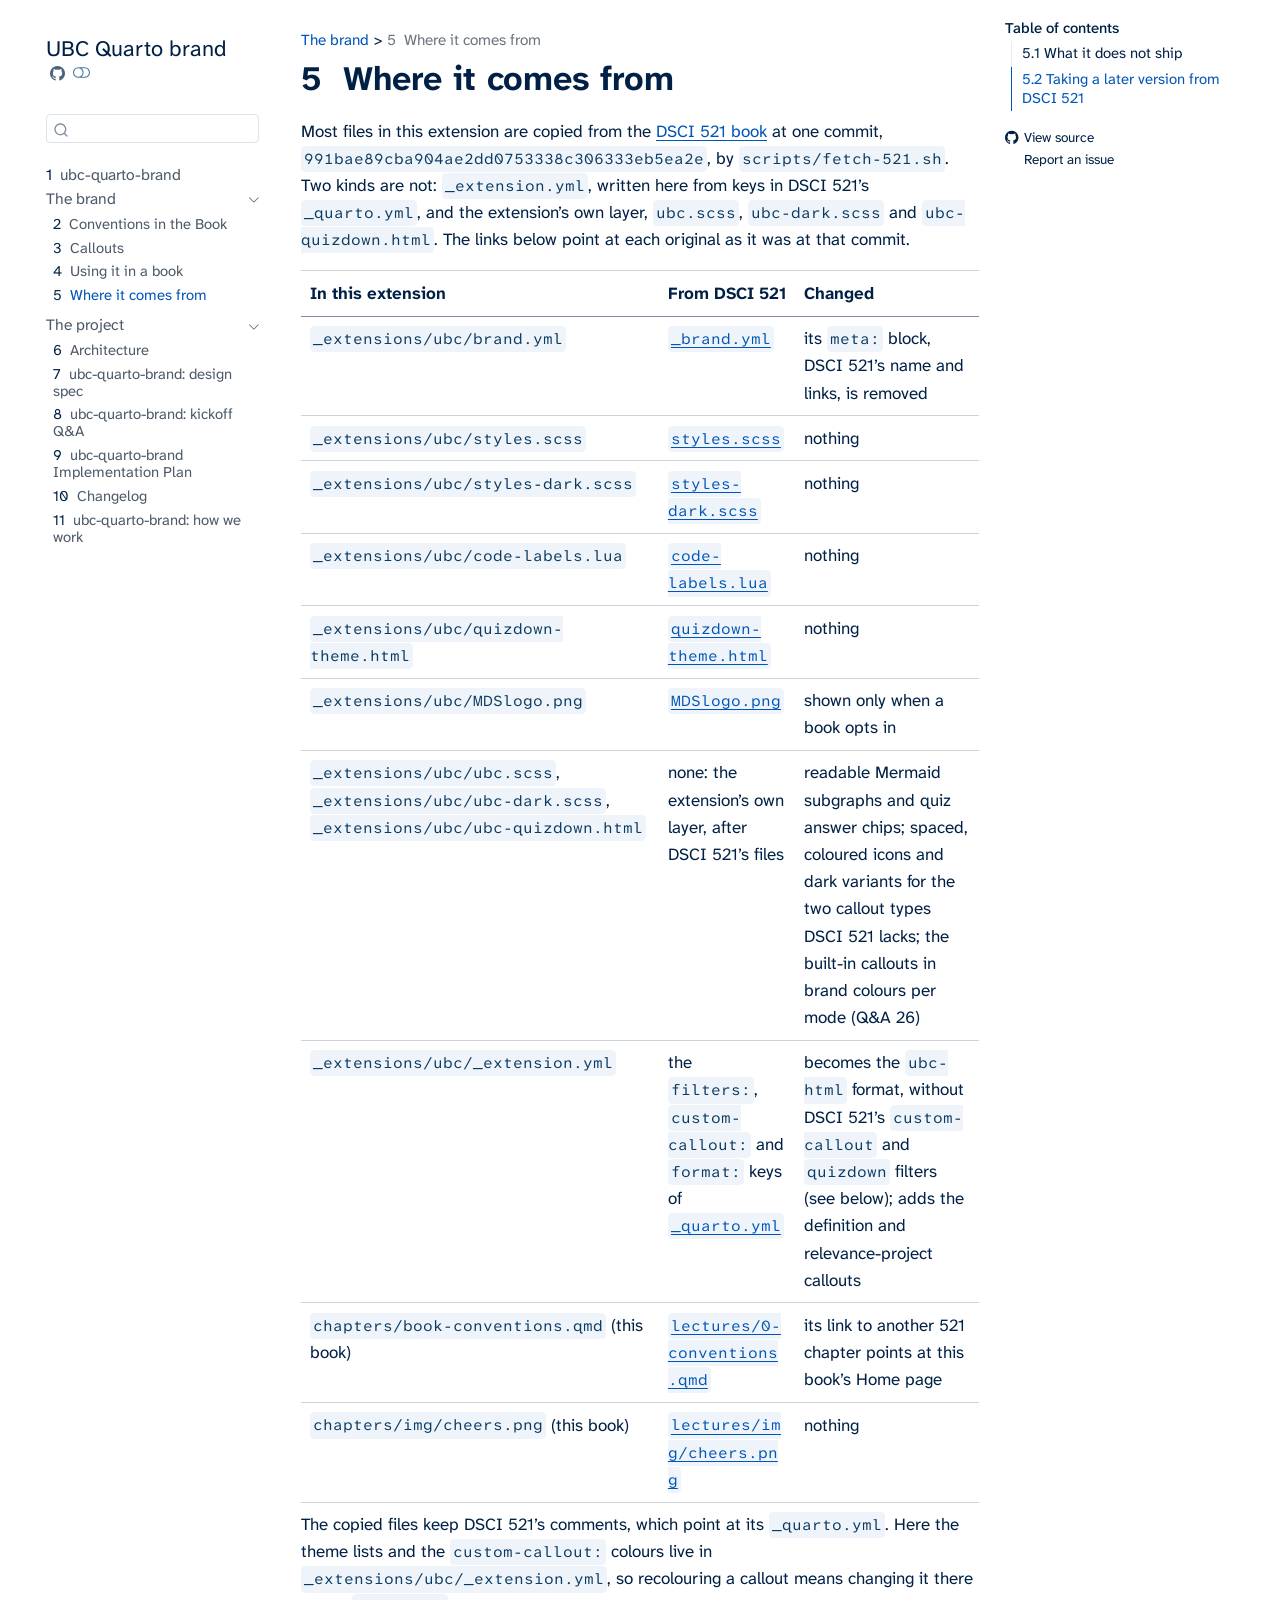
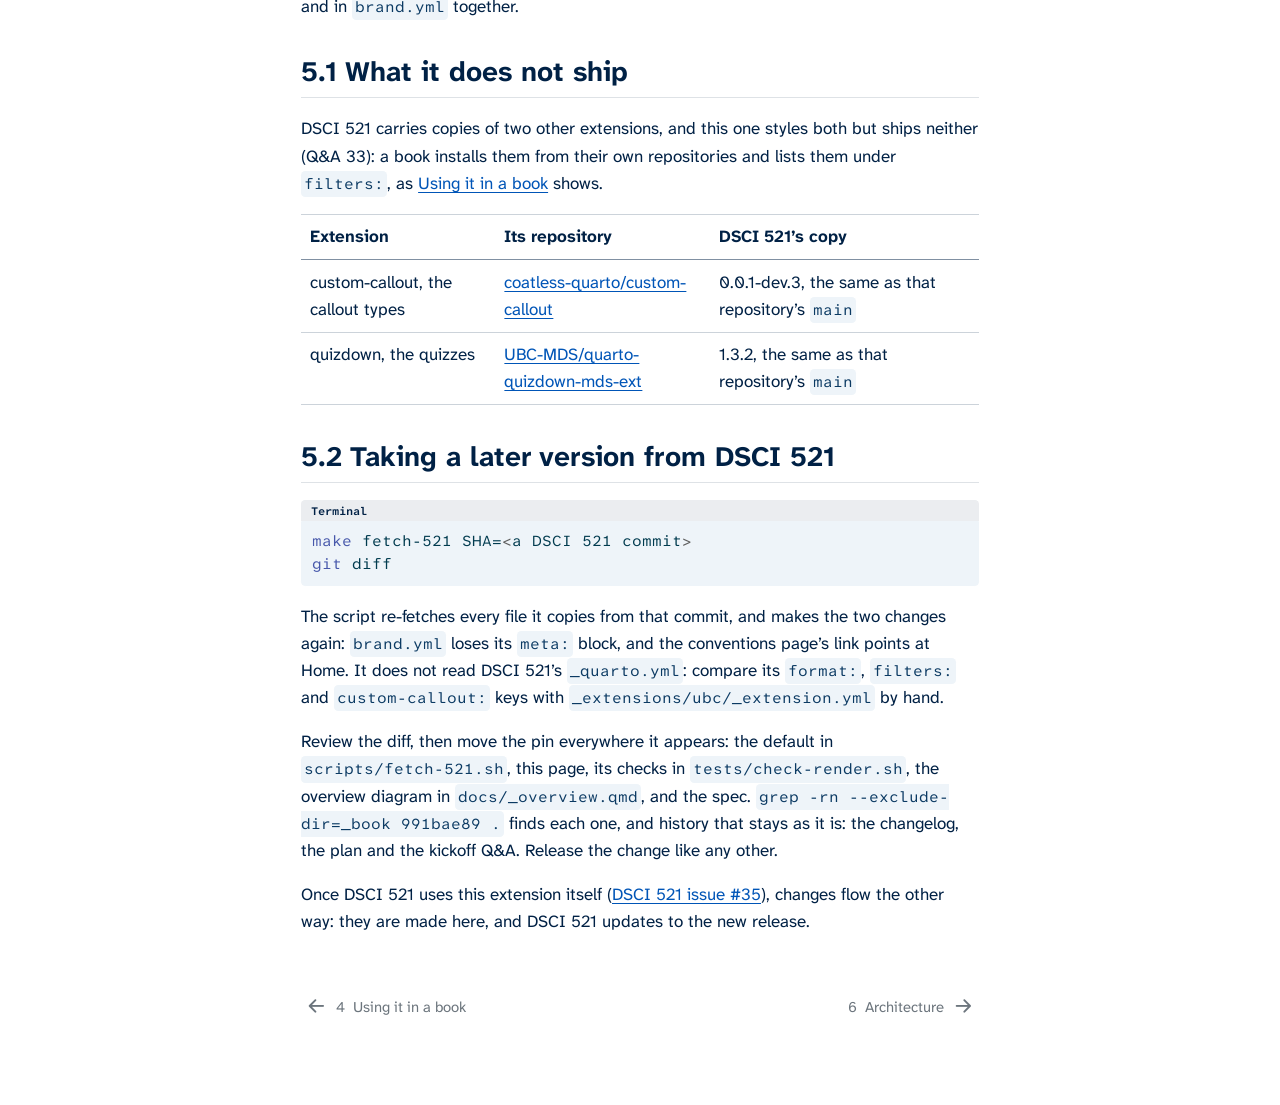
<file: chapters/provenance.html>
<!DOCTYPE html>
<html xmlns="http://www.w3.org/1999/xhtml" lang="en" xml:lang="en"><head>

<meta charset="utf-8">
<meta name="generator" content="quarto-1.10.20">

<meta name="viewport" content="width=device-width, initial-scale=1.0, user-scalable=yes">


<title>5&nbsp; Where it comes from – UBC Quarto brand</title>
<style>
/* Default styles provided by pandoc.
** See https://pandoc.org/MANUAL.html#variables-for-html for config info.
*/
span.smallcaps{font-variant: small-caps;}
div.columns{display: flex; gap: 1.5em;}
div.column{flex: auto;}
@media screen {
div.columns{gap: min(4vw, 1.5em);}
div.column{overflow-x: auto;}
}
div.hanging-indent{margin-left: 1.5em; text-indent: -1.5em;}
ul.task-list{list-style: none;}
ul.task-list li input[type="checkbox"] {
  width: 0.8em;
  margin: 0 0.8em 0.2em -1em; /* quarto-specific, see https://github.com/quarto-dev/quarto-cli/issues/4556 */ 
  vertical-align: middle;
}
/* CSS for syntax highlighting */
html { -webkit-text-size-adjust: 100%; }
pre > code.sourceCode { white-space: pre; position: relative; }
pre > code.sourceCode > span { display: inline-block; line-height: 1.25; }
pre > code.sourceCode > span:empty { height: 1.2em; }
.sourceCode { overflow: visible; }
code.sourceCode > span { color: inherit; text-decoration: inherit; }
div.sourceCode { margin: 1em 0; }
pre.sourceCode { margin: 0; }
@media screen {
div.sourceCode { overflow: auto; }
}
@media print {
pre > code.sourceCode { white-space: pre-wrap; }
pre > code.sourceCode > span { text-indent: -5em; padding-left: 5em; }
}
pre.numberSource code
  { counter-reset: source-line 0; }
pre.numberSource code > span
  { position: relative; left: -4em; counter-increment: source-line; }
pre.numberSource code > span > a:first-child::before
  { content: counter(source-line);
    position: relative; left: -1em; text-align: right; vertical-align: baseline;
    border: none; display: inline-block;
    -webkit-touch-callout: none; -webkit-user-select: none;
    -khtml-user-select: none; -moz-user-select: none;
    -ms-user-select: none; user-select: none;
    padding: 0 4px; width: 4em;
  }
pre.numberSource { margin-left: 3em;  padding-left: 4px; }
div.sourceCode
  {   }
@media screen {
pre > code.sourceCode > span > a:first-child::before { text-decoration: underline; }
}
</style>


<script src="../site_libs/quarto-nav/quarto-nav.js"></script>
<script src="../site_libs/quarto-nav/headroom.min.js"></script>
<script src="../site_libs/clipboard/clipboard.min.js"></script>
<script src="../site_libs/quarto-search/autocomplete.umd.js"></script>
<script src="../site_libs/quarto-search/fuse.min.js"></script>
<script src="../site_libs/quarto-search/quarto-search.js"></script>
<meta name="quarto:offset" content="../">
<link href="../docs/architecture.html" rel="next">
<link href="../chapters/using.html" rel="prev">
<script src="../site_libs/quarto-html/quarto.js" type="module"></script>
<script src="../site_libs/quarto-html/tabsets/tabsets.js" type="module"></script>
<script src="../site_libs/quarto-html/popper.min.js"></script>
<script src="../site_libs/quarto-html/tippy.umd.min.js"></script>
<script src="../site_libs/quarto-html/anchor.min.js"></script>
<link href="../site_libs/quarto-html/tippy.css" rel="stylesheet">
<link href="../site_libs/quarto-html/quarto-syntax-highlighting-f889043e3c54bf7efdfb7d1d9535202f.css" rel="stylesheet" class="quarto-color-scheme" id="quarto-text-highlighting-styles">
<link href="../site_libs/quarto-html/quarto-syntax-highlighting-dark-23639e6fe4e7578a8cfaaf12ed2607d8.css" rel="stylesheet" class="quarto-color-scheme quarto-color-alternate" id="quarto-text-highlighting-styles">
<link href="../site_libs/quarto-html/quarto-syntax-highlighting-f889043e3c54bf7efdfb7d1d9535202f.css" rel="stylesheet" class="quarto-color-scheme-extra" id="quarto-text-highlighting-styles">
<script src="../site_libs/bootstrap/bootstrap.min.js"></script>
<link href="../site_libs/bootstrap/bootstrap-icons.css" rel="stylesheet">
<link href="../site_libs/bootstrap/bootstrap-81bf03a3967731642e7eb284a8c09976.min.css" rel="stylesheet" append-hash="true" class="quarto-color-scheme" id="quarto-bootstrap" data-mode="light">
<link href="../site_libs/bootstrap/bootstrap-dark-c42c1422013b57fbf50f92504afcb421.min.css" rel="stylesheet" append-hash="true" class="quarto-color-scheme quarto-color-alternate" id="quarto-bootstrap" data-mode="dark">
<link href="../site_libs/bootstrap/bootstrap-81bf03a3967731642e7eb284a8c09976.min.css" rel="stylesheet" append-hash="true" class="quarto-color-scheme-extra" id="quarto-bootstrap" data-mode="light">
<script src="../site_libs/quarto-contrib/quizdown-1.3.2/quizdown.js"></script>
<script src="../site_libs/quarto-contrib/quizdown-1.3.2/quizdownKatex.js"></script>
<script src="../site_libs/quarto-contrib/quizdown-1.3.2/quizdownHighlight.js"></script>
<script src="../site_libs/quarto-contrib/quizdown-1.3.2/quizdown-init.js"></script>
<link href="../site_libs/quarto-contrib/fontawesome-7-free-7.2.0/fontawesome.css" rel="stylesheet">
<script id="quarto-search-options" type="application/json">{
  "location": "sidebar",
  "copy-button": false,
  "collapse-after": 3,
  "panel-placement": "start",
  "type": "textbox",
  "limit": 50,
  "keyboard-shortcut": [
    "f",
    "/",
    "s"
  ],
  "show-item-context": false,
  "language": {
    "search-no-results-text": "No results",
    "search-matching-documents-text": "matching documents",
    "search-copy-link-title": "Copy link to search",
    "search-hide-matches-text": "Hide additional matches",
    "search-more-match-text": "more match in this document",
    "search-more-matches-text": "more matches in this document",
    "search-clear-button-title": "Clear",
    "search-text-placeholder": "",
    "search-detached-cancel-button-title": "Cancel",
    "search-submit-button-title": "Submit",
    "search-label": "Search"
  }
}</script>
<style>
div.callout-activity.callout {
  border-left-color: #0055B7;
}
div.callout-activity.callout-style-default .callout-header {
  background-color: rgba(0, 85, 183, 0.13);
}
div.callout-activity .callout-toggle::before {  background-image: url('data:image/svg+xml,<svg xmlns="http://www.w3.org/2000/svg" width="16" height="16" fill="rgb(33, 37, 41)" class="bi bi-chevron-down" viewBox="0 0 16 16"><path fill-rule="evenodd" d="M1.646 4.646a.5.5 0 0 1 .708 0L8 10.293l5.646-5.647a.5.5 0 0 1 .708.708l-6 6a.5.5 0 0 1-.708 0l-6-6a.5.5 0 0 1 0-.708z"/></svg>');}
div.callout-activity.callout-style-default .callout-icon::before, div.callout-activity.callout-titled .callout-icon::before {
  font-family: 'Font Awesome 7 Free';
  font-weight: 900;
  font-style: normal;
  content: '\e53d' !important;
  background-image: none;
}
div.callout-definition.callout {
  border-left-color: #8A6D2B;
}
div.callout-definition.callout-style-default .callout-header {
  background-color: rgba(138, 109, 43, 0.13);
}
div.callout-definition .callout-toggle::before {  background-image: url('data:image/svg+xml,<svg xmlns="http://www.w3.org/2000/svg" width="16" height="16" fill="rgb(33, 37, 41)" class="bi bi-chevron-down" viewBox="0 0 16 16"><path fill-rule="evenodd" d="M1.646 4.646a.5.5 0 0 1 .708 0L8 10.293l5.646-5.647a.5.5 0 0 1 .708.708l-6 6a.5.5 0 0 1-.708 0l-6-6a.5.5 0 0 1 0-.708z"/></svg>');}
div.callout-definition.callout-style-default .callout-icon::before, div.callout-definition.callout-titled .callout-icon::before {
  font-family: 'Font Awesome 7 Free';
  font-weight: 900;
  font-style: normal;
  content: '\f518' !important;
  background-image: none;
}
div.callout-exercise.callout {
  border-left-color: #1C5F2E;
}
div.callout-exercise.callout-style-default .callout-header {
  background-color: rgba(28, 95, 46, 0.13);
}
div.callout-exercise .callout-toggle::before {  background-image: url('data:image/svg+xml,<svg xmlns="http://www.w3.org/2000/svg" width="16" height="16" fill="rgb(33, 37, 41)" class="bi bi-chevron-down" viewBox="0 0 16 16"><path fill-rule="evenodd" d="M1.646 4.646a.5.5 0 0 1 .708 0L8 10.293l5.646-5.647a.5.5 0 0 1 .708.708l-6 6a.5.5 0 0 1-.708 0l-6-6a.5.5 0 0 1 0-.708z"/></svg>');}
div.callout-exercise.callout-style-default .callout-icon::before, div.callout-exercise.callout-titled .callout-icon::before {
  font-family: 'Font Awesome 7 Free';
  font-weight: 900;
  font-style: normal;
  content: '\f44b' !important;
  background-image: none;
}
div.callout-relevance-project.callout {
  border-left-color: #0077C8;
}
div.callout-relevance-project.callout-style-default .callout-header {
  background-color: rgba(0, 119, 200, 0.13);
}
div.callout-relevance-project .callout-toggle::before {  background-image: url('data:image/svg+xml,<svg xmlns="http://www.w3.org/2000/svg" width="16" height="16" fill="rgb(33, 37, 41)" class="bi bi-chevron-down" viewBox="0 0 16 16"><path fill-rule="evenodd" d="M1.646 4.646a.5.5 0 0 1 .708 0L8 10.293l5.646-5.647a.5.5 0 0 1 .708.708l-6 6a.5.5 0 0 1-.708 0l-6-6a.5.5 0 0 1 0-.708z"/></svg>');}
div.callout-relevance-project.callout-style-default .callout-icon::before, div.callout-relevance-project.callout-titled .callout-icon::before {
  font-family: 'Font Awesome 7 Free';
  font-weight: 900;
  font-style: normal;
  content: '\f542' !important;
  background-image: none;
}
</style>


</head>

<body class="nav-sidebar floating quarto-light"><script id="quarto-html-before-body" type="application/javascript">
    const toggleBodyColorMode = (bsSheetEl) => {
      const mode = bsSheetEl.getAttribute("data-mode");
      const bodyEl = window.document.querySelector("body");
      if (mode === "dark") {
        bodyEl.classList.add("quarto-dark");
        bodyEl.classList.remove("quarto-light");
      } else {
        bodyEl.classList.add("quarto-light");
        bodyEl.classList.remove("quarto-dark");
      }
    }
    const toggleBodyColorPrimary = () => {
      const bsSheetEl = window.document.querySelector("link#quarto-bootstrap:not([rel=disabled-stylesheet])");
      if (bsSheetEl) {
        toggleBodyColorMode(bsSheetEl);
      }
    }
    const setColorSchemeToggle = (alternate) => {
      const toggles = window.document.querySelectorAll('.quarto-color-scheme-toggle');
      for (let i=0; i < toggles.length; i++) {
        const toggle = toggles[i];
        if (toggle) {
          if (alternate) {
            toggle.classList.add("alternate");
          } else {
            toggle.classList.remove("alternate");
          }
        }
      }
    };
    const toggleColorMode = (alternate) => {
      // Switch the stylesheets
      const primaryStylesheets = window.document.querySelectorAll('link.quarto-color-scheme:not(.quarto-color-alternate)');
      const alternateStylesheets = window.document.querySelectorAll('link.quarto-color-scheme.quarto-color-alternate');
      manageTransitions('#quarto-margin-sidebar .nav-link', false);
      if (alternate) {
        // note: dark is layered on light, we don't disable primary!
        enableStylesheet(alternateStylesheets);
        for (const sheetNode of alternateStylesheets) {
          if (sheetNode.id === "quarto-bootstrap") {
            toggleBodyColorMode(sheetNode);
          }
        }
      } else {
        disableStylesheet(alternateStylesheets);
        enableStylesheet(primaryStylesheets)
        toggleBodyColorPrimary();
      }
      manageTransitions('#quarto-margin-sidebar .nav-link', true);
      // Switch the toggles
      setColorSchemeToggle(alternate)
      // Hack to workaround the fact that safari doesn't
      // properly recolor the scrollbar when toggling (#1455)
      if (navigator.userAgent.indexOf('Safari') > 0 && navigator.userAgent.indexOf('Chrome') == -1) {
        manageTransitions("body", false);
        window.scrollTo(0, 1);
        setTimeout(() => {
          window.scrollTo(0, 0);
          manageTransitions("body", true);
        }, 40);
      }
    }
    const disableStylesheet = (stylesheets) => {
      for (let i=0; i < stylesheets.length; i++) {
        const stylesheet = stylesheets[i];
        stylesheet.rel = 'disabled-stylesheet';
      }
    }
    const enableStylesheet = (stylesheets) => {
      for (let i=0; i < stylesheets.length; i++) {
        const stylesheet = stylesheets[i];
        if(stylesheet.rel !== 'stylesheet') { // for Chrome, which will still FOUC without this check
          stylesheet.rel = 'stylesheet';
        }
      }
    }
    const manageTransitions = (selector, allowTransitions) => {
      const els = window.document.querySelectorAll(selector);
      for (let i=0; i < els.length; i++) {
        const el = els[i];
        if (allowTransitions) {
          el.classList.remove('notransition');
        } else {
          el.classList.add('notransition');
        }
      }
    }
    const isFileUrl = () => {
      return window.location.protocol === 'file:';
    }
    const hasAlternateSentinel = () => {
      let styleSentinel = getColorSchemeSentinel();
      if (styleSentinel !== null) {
        return styleSentinel === "alternate";
      } else {
        return false;
      }
    }
    const setStyleSentinel = (alternate) => {
      const value = alternate ? "alternate" : "default";
      if (!isFileUrl()) {
        window.localStorage.setItem("quarto-color-scheme", value);
      } else {
        localAlternateSentinel = value;
      }
    }
    const getColorSchemeSentinel = () => {
      if (!isFileUrl()) {
        const storageValue = window.localStorage.getItem("quarto-color-scheme");
        return storageValue != null ? storageValue : localAlternateSentinel;
      } else {
        return localAlternateSentinel;
      }
    }
    const toggleGiscusIfUsed = (isAlternate, darkModeDefault) => {
      const baseTheme = document.querySelector('#giscus-base-theme')?.value ?? 'light';
      const alternateTheme = document.querySelector('#giscus-alt-theme')?.value ?? 'dark';
      let newTheme = '';
      if(authorPrefersDark) {
        newTheme = isAlternate ? baseTheme : alternateTheme;
      } else {
        newTheme = isAlternate ? alternateTheme : baseTheme;
      }
      const changeGiscusTheme = () => {
        // From: https://github.com/giscus/giscus/issues/336
        const sendMessage = (message) => {
          const iframe = document.querySelector('iframe.giscus-frame');
          if (!iframe) return;
          iframe.contentWindow.postMessage({ giscus: message }, 'https://giscus.app');
        }
        sendMessage({
          setConfig: {
            theme: newTheme
          }
        });
      }
      const isGiscussLoaded = window.document.querySelector('iframe.giscus-frame') !== null;
      if (isGiscussLoaded) {
        changeGiscusTheme();
      }
    };
    const authorPrefersDark = false;
    const darkModeDefault = authorPrefersDark;
      document.querySelector('link#quarto-text-highlighting-styles.quarto-color-scheme-extra').rel = 'disabled-stylesheet';
      document.querySelector('link#quarto-bootstrap.quarto-color-scheme-extra').rel = 'disabled-stylesheet';
    let localAlternateSentinel = darkModeDefault ? 'alternate' : 'default';
    // Dark / light mode switch
    window.quartoToggleColorScheme = () => {
      // Read the current dark / light value
      let toAlternate = !hasAlternateSentinel();
      toggleColorMode(toAlternate);
      setStyleSentinel(toAlternate);
      toggleGiscusIfUsed(toAlternate, darkModeDefault);
      window.dispatchEvent(new Event('resize'));
    };
    // Switch to dark mode if need be
    if (hasAlternateSentinel()) {
      toggleColorMode(true);
    } else {
      toggleColorMode(false);
    }
  </script>

<div id="quarto-search-results"></div>
  <header id="quarto-header" class="headroom fixed-top">
  <nav class="quarto-secondary-nav">
    <div class="container-fluid d-flex">
      <button type="button" class="quarto-btn-toggle btn" data-bs-toggle="collapse" role="button" data-bs-target=".quarto-sidebar-collapse-item" aria-controls="quarto-sidebar" aria-expanded="false" aria-label="Toggle sidebar navigation" onclick="if (window.quartoToggleHeadroom) { window.quartoToggleHeadroom(); }">
        <i class="bi bi-layout-text-sidebar-reverse"></i>
      </button>
        <nav class="quarto-page-breadcrumbs" aria-label="breadcrumb"><ol class="breadcrumb"><li class="breadcrumb-item"><a href="../chapters/book-conventions.html">The brand</a></li><li class="breadcrumb-item"><a href="../chapters/provenance.html"><span class="chapter-number">5</span>&nbsp; <span class="chapter-title">Where it comes from</span></a></li></ol></nav>
        <a class="flex-grow-1" role="navigation" data-bs-toggle="collapse" data-bs-target=".quarto-sidebar-collapse-item" aria-controls="quarto-sidebar" aria-expanded="false" aria-label="Toggle sidebar navigation" onclick="if (window.quartoToggleHeadroom) { window.quartoToggleHeadroom(); }">      
        </a>
      <button type="button" class="btn quarto-search-button" aria-label="Search" onclick="window.quartoOpenSearch();">
        <i class="bi bi-search"></i>
      </button>
    </div>
  </nav>
</header>
<!-- content -->
<div id="quarto-content" class="quarto-container page-columns page-rows-contents page-layout-article">
<!-- sidebar -->
  <nav id="quarto-sidebar" class="sidebar collapse collapse-horizontal quarto-sidebar-collapse-item sidebar-navigation floating overflow-auto">
    <div class="pt-lg-2 mt-2 text-left sidebar-header">
    <div class="sidebar-title mb-0 py-0">
      <a href="../">UBC Quarto brand</a> 
        <div class="sidebar-tools-main">
    <a href="https://github.com/UBC-MDS/ubc-quarto-brand" title="Source Code" class="quarto-navigation-tool px-1" aria-label="Source Code"><i class="bi bi-github"></i></a>
  <a href="" class="quarto-color-scheme-toggle quarto-navigation-tool  px-1" onclick="window.quartoToggleColorScheme(); return false;" title="Toggle dark mode"><i class="bi"></i></a>
</div>
    </div>
      </div>
        <div class="mt-2 flex-shrink-0 align-items-center">
        <div class="sidebar-search">
        <div id="quarto-search" class="" title="Search"></div>
        </div>
        </div>
    <div class="sidebar-menu-container"> 
    <ul class="list-unstyled mt-1">
        <li class="sidebar-item">
  <div class="sidebar-item-container"> 
  <a href="../index.html" class="sidebar-item-text sidebar-link">
 <span class="menu-text"><span class="chapter-number">1</span>&nbsp; <span class="chapter-title">ubc-quarto-brand</span></span></a>
  </div>
</li>
        <li class="sidebar-item sidebar-item-section">
      <div class="sidebar-item-container"> 
            <a class="sidebar-item-text sidebar-link text-start" data-bs-toggle="collapse" data-bs-target="#quarto-sidebar-section-1" role="navigation" aria-expanded="true">
 <span class="menu-text">The brand</span></a>
          <a class="sidebar-item-toggle text-start" data-bs-toggle="collapse" data-bs-target="#quarto-sidebar-section-1" role="navigation" aria-expanded="true" aria-label="Toggle section">
            <i class="bi bi-chevron-right ms-2"></i>
          </a> 
      </div>
      <ul id="quarto-sidebar-section-1" class="collapse list-unstyled sidebar-section depth1 show">  
          <li class="sidebar-item">
  <div class="sidebar-item-container"> 
  <a href="../chapters/book-conventions.html" class="sidebar-item-text sidebar-link">
 <span class="menu-text"><span class="chapter-number">2</span>&nbsp; <span class="chapter-title">Conventions in the Book</span></span></a>
  </div>
</li>
          <li class="sidebar-item">
  <div class="sidebar-item-container"> 
  <a href="../chapters/callouts.html" class="sidebar-item-text sidebar-link">
 <span class="menu-text"><span class="chapter-number">3</span>&nbsp; <span class="chapter-title">Callouts</span></span></a>
  </div>
</li>
          <li class="sidebar-item">
  <div class="sidebar-item-container"> 
  <a href="../chapters/using.html" class="sidebar-item-text sidebar-link">
 <span class="menu-text"><span class="chapter-number">4</span>&nbsp; <span class="chapter-title">Using it in a book</span></span></a>
  </div>
</li>
          <li class="sidebar-item">
  <div class="sidebar-item-container"> 
  <a href="../chapters/provenance.html" class="sidebar-item-text sidebar-link active">
 <span class="menu-text"><span class="chapter-number">5</span>&nbsp; <span class="chapter-title">Where it comes from</span></span></a>
  </div>
</li>
      </ul>
  </li>
        <li class="sidebar-item sidebar-item-section">
      <div class="sidebar-item-container"> 
            <a class="sidebar-item-text sidebar-link text-start" data-bs-toggle="collapse" data-bs-target="#quarto-sidebar-section-2" role="navigation" aria-expanded="true">
 <span class="menu-text">The project</span></a>
          <a class="sidebar-item-toggle text-start" data-bs-toggle="collapse" data-bs-target="#quarto-sidebar-section-2" role="navigation" aria-expanded="true" aria-label="Toggle section">
            <i class="bi bi-chevron-right ms-2"></i>
          </a> 
      </div>
      <ul id="quarto-sidebar-section-2" class="collapse list-unstyled sidebar-section depth1 show">  
          <li class="sidebar-item">
  <div class="sidebar-item-container"> 
  <a href="../docs/architecture.html" class="sidebar-item-text sidebar-link">
 <span class="menu-text"><span class="chapter-number">6</span>&nbsp; <span class="chapter-title">Architecture</span></span></a>
  </div>
</li>
          <li class="sidebar-item">
  <div class="sidebar-item-container"> 
  <a href="../docs/superpowers/specs/2026-10-30-ubc-quarto-brand-design.html" class="sidebar-item-text sidebar-link">
 <span class="menu-text"><span class="chapter-number">7</span>&nbsp; <span class="chapter-title">ubc-quarto-brand: design spec</span></span></a>
  </div>
</li>
          <li class="sidebar-item">
  <div class="sidebar-item-container"> 
  <a href="../docs/superpowers/specs/2026-10-30-ubc-quarto-brand-qa.html" class="sidebar-item-text sidebar-link">
 <span class="menu-text"><span class="chapter-number">8</span>&nbsp; <span class="chapter-title">ubc-quarto-brand: kickoff Q&amp;A</span></span></a>
  </div>
</li>
          <li class="sidebar-item">
  <div class="sidebar-item-container"> 
  <a href="../docs/superpowers/plans/2026-10-30-ubc-quarto-brand.html" class="sidebar-item-text sidebar-link">
 <span class="menu-text"><span class="chapter-number">9</span>&nbsp; <span class="chapter-title">ubc-quarto-brand Implementation Plan</span></span></a>
  </div>
</li>
          <li class="sidebar-item">
  <div class="sidebar-item-container"> 
  <a href="../CHANGELOG.html" class="sidebar-item-text sidebar-link">
 <span class="menu-text"><span class="chapter-number">10</span>&nbsp; <span class="chapter-title">Changelog</span></span></a>
  </div>
</li>
          <li class="sidebar-item">
  <div class="sidebar-item-container"> 
  <a href="../AGENTS.html" class="sidebar-item-text sidebar-link">
 <span class="menu-text"><span class="chapter-number">11</span>&nbsp; <span class="chapter-title">ubc-quarto-brand: how we work</span></span></a>
  </div>
</li>
      </ul>
  </li>
    </ul>
    </div>
</nav>
<div id="quarto-sidebar-glass" class="quarto-sidebar-collapse-item" data-bs-toggle="collapse" data-bs-target=".quarto-sidebar-collapse-item"></div>
<!-- margin-sidebar -->
    <div id="quarto-margin-sidebar" class="sidebar margin-sidebar">
        <nav id="TOC" role="doc-toc" class="toc-active">
    <h2 id="toc-title">Table of contents</h2>
   
  <ul>
  <li><a href="#what-it-does-not-ship" id="toc-what-it-does-not-ship" class="nav-link active" data-scroll-target="#what-it-does-not-ship"><span class="header-section-number">5.1</span> What it does not ship</a></li>
  <li><a href="#taking-a-later-version-from-dsci-521" id="toc-taking-a-later-version-from-dsci-521" class="nav-link" data-scroll-target="#taking-a-later-version-from-dsci-521"><span class="header-section-number">5.2</span> Taking a later version from DSCI 521</a></li>
  </ul>
<div class="toc-actions"><ul><li><a href="https://github.com/UBC-MDS/ubc-quarto-brand/blob/main/chapters/provenance.qmd" class="toc-action"><i class="bi bi-github"></i>View source</a></li><li><a href="https://github.com/UBC-MDS/ubc-quarto-brand/issues/new" class="toc-action"><i class="bi empty"></i>Report an issue</a></li></ul></div></nav>
    </div>
<!-- main -->
<main class="content" id="quarto-document-content">


<header id="title-block-header" class="quarto-title-block default"><nav class="quarto-page-breadcrumbs quarto-title-breadcrumbs d-none d-lg-block" aria-label="breadcrumb"><ol class="breadcrumb"><li class="breadcrumb-item"><a href="../chapters/book-conventions.html">The brand</a></li><li class="breadcrumb-item"><a href="../chapters/provenance.html"><span class="chapter-number">5</span>&nbsp; <span class="chapter-title">Where it comes from</span></a></li></ol></nav>
<div class="quarto-title">
<h1 class="title"><span class="chapter-number">5</span>&nbsp; <span class="chapter-title">Where it comes from</span></h1>
</div>



<div class="quarto-title-meta">

    
  
    
  </div>
  


</header>


<p>Most files in this extension are copied from the <a href="https://ubc-mds.github.io/DSCI_521_platforms-dsci_book/">DSCI 521 book</a> at one commit, <code>991bae89cba904ae2dd0753338c306333eb5ea2e</code>, by <code>scripts/fetch-521.sh</code>. Two kinds are not: <code>_extension.yml</code>, written here from keys in DSCI 521’s <code>_quarto.yml</code>, and the extension’s own layer, <code>ubc.scss</code>, <code>ubc-dark.scss</code> and <code>ubc-quizdown.html</code>. The links below point at each original as it was at that commit.</p>
<table class="caption-top table">
<thead>
<tr class="header">
<th>In this extension</th>
<th>From DSCI 521</th>
<th>Changed</th>
</tr>
</thead>
<tbody>
<tr class="odd">
<td><code>_extensions/ubc/brand.yml</code></td>
<td><a href="https://github.com/UBC-MDS/DSCI_521_platforms-dsci_book/blob/991bae89cba904ae2dd0753338c306333eb5ea2e/_brand.yml"><code>_brand.yml</code></a></td>
<td>its <code>meta:</code> block, DSCI 521’s name and links, is removed</td>
</tr>
<tr class="even">
<td><code>_extensions/ubc/styles.scss</code></td>
<td><a href="https://github.com/UBC-MDS/DSCI_521_platforms-dsci_book/blob/991bae89cba904ae2dd0753338c306333eb5ea2e/styles.scss"><code>styles.scss</code></a></td>
<td>nothing</td>
</tr>
<tr class="odd">
<td><code>_extensions/ubc/styles-dark.scss</code></td>
<td><a href="https://github.com/UBC-MDS/DSCI_521_platforms-dsci_book/blob/991bae89cba904ae2dd0753338c306333eb5ea2e/styles-dark.scss"><code>styles-dark.scss</code></a></td>
<td>nothing</td>
</tr>
<tr class="even">
<td><code>_extensions/ubc/code-labels.lua</code></td>
<td><a href="https://github.com/UBC-MDS/DSCI_521_platforms-dsci_book/blob/991bae89cba904ae2dd0753338c306333eb5ea2e/code-labels.lua"><code>code-labels.lua</code></a></td>
<td>nothing</td>
</tr>
<tr class="odd">
<td><code>_extensions/ubc/quizdown-theme.html</code></td>
<td><a href="https://github.com/UBC-MDS/DSCI_521_platforms-dsci_book/blob/991bae89cba904ae2dd0753338c306333eb5ea2e/quizdown-theme.html"><code>quizdown-theme.html</code></a></td>
<td>nothing</td>
</tr>
<tr class="even">
<td><code>_extensions/ubc/MDSlogo.png</code></td>
<td><a href="https://github.com/UBC-MDS/DSCI_521_platforms-dsci_book/blob/991bae89cba904ae2dd0753338c306333eb5ea2e/MDSlogo.png"><code>MDSlogo.png</code></a></td>
<td>shown only when a book opts in</td>
</tr>
<tr class="odd">
<td><code>_extensions/ubc/ubc.scss</code>, <code>_extensions/ubc/ubc-dark.scss</code>, <code>_extensions/ubc/ubc-quizdown.html</code></td>
<td>none: the extension’s own layer, after DSCI 521’s files</td>
<td>readable Mermaid subgraphs and quiz answer chips; spaced, coloured icons and dark variants for the two callout types DSCI 521 lacks; the built-in callouts in brand colours per mode (Q&amp;A 26)</td>
</tr>
<tr class="even">
<td><code>_extensions/ubc/_extension.yml</code></td>
<td>the <code>filters:</code>, <code>custom-callout:</code> and <code>format:</code> keys of <a href="https://github.com/UBC-MDS/DSCI_521_platforms-dsci_book/blob/991bae89cba904ae2dd0753338c306333eb5ea2e/_quarto.yml"><code>_quarto.yml</code></a></td>
<td>becomes the <code>ubc-html</code> format, without DSCI 521’s <code>custom-callout</code> and <code>quizdown</code> filters (see below); adds the definition and relevance-project callouts</td>
</tr>
<tr class="odd">
<td><code>chapters/book-conventions.qmd</code> (this book)</td>
<td><a href="https://github.com/UBC-MDS/DSCI_521_platforms-dsci_book/blob/991bae89cba904ae2dd0753338c306333eb5ea2e/lectures/0-conventions.qmd"><code>lectures/0-conventions.qmd</code></a></td>
<td>its link to another 521 chapter points at this book’s Home page</td>
</tr>
<tr class="even">
<td><code>chapters/img/cheers.png</code> (this book)</td>
<td><a href="https://github.com/UBC-MDS/DSCI_521_platforms-dsci_book/blob/991bae89cba904ae2dd0753338c306333eb5ea2e/lectures/img/cheers.png"><code>lectures/img/cheers.png</code></a></td>
<td>nothing</td>
</tr>
</tbody>
</table>
<p>The copied files keep DSCI 521’s comments, which point at its <code>_quarto.yml</code>. Here the theme lists and the <code>custom-callout:</code> colours live in <code>_extensions/ubc/_extension.yml</code>, so recolouring a callout means changing it there and in <code>brand.yml</code> together.</p>
<section id="what-it-does-not-ship" class="level2" data-number="5.1">
<h2 data-number="5.1" class="anchored" data-anchor-id="what-it-does-not-ship"><span class="header-section-number">5.1</span> What it does not ship</h2>
<p>DSCI 521 carries copies of two other extensions, and this one styles both but ships neither (Q&amp;A 33): a book installs them from their own repositories and lists them under <code>filters:</code>, as <a href="../chapters/using.html">Using it in a book</a> shows.</p>
<table class="caption-top table">
<thead>
<tr class="header">
<th>Extension</th>
<th>Its repository</th>
<th>DSCI 521’s copy</th>
</tr>
</thead>
<tbody>
<tr class="odd">
<td>custom-callout, the callout types</td>
<td><a href="https://github.com/coatless-quarto/custom-callout">coatless-quarto/custom-callout</a></td>
<td>0.0.1-dev.3, the same as that repository’s <code>main</code></td>
</tr>
<tr class="even">
<td>quizdown, the quizzes</td>
<td><a href="https://github.com/UBC-MDS/quarto-quizdown-mds-ext">UBC-MDS/quarto-quizdown-mds-ext</a></td>
<td>1.3.2, the same as that repository’s <code>main</code></td>
</tr>
</tbody>
</table>
</section>
<section id="taking-a-later-version-from-dsci-521" class="level2" data-number="5.2">
<h2 data-number="5.2" class="anchored" data-anchor-id="taking-a-later-version-from-dsci-521"><span class="header-section-number">5.2</span> Taking a later version from DSCI 521</h2>
<div class="code-with-filename">
<div class="code-with-filename-file"><pre><strong>Terminal</strong></pre></div>
<div class="code-copy-outer-scaffold"><div class="sourceCode" id="cb1"><pre class="sourceCode bash code-with-copy"><code class="sourceCode bash"><span id="cb1-1"><a href="#cb1-1" aria-hidden="true" tabindex="-1"></a><span class="fu">make</span> fetch-521 SHA=<span class="op">&lt;</span>a DSCI 521 commit<span class="op">&gt;</span></span>
<span id="cb1-2"><a href="#cb1-2" aria-hidden="true" tabindex="-1"></a><span class="fu">git</span> diff</span></code></pre></div><button title="Copy to Clipboard" class="code-copy-button"><i class="bi"></i></button></div>
</div>
<p>The script re-fetches every file it copies from that commit, and makes the two changes again: <code>brand.yml</code> loses its <code>meta:</code> block, and the conventions page’s link points at Home. It does not read DSCI 521’s <code>_quarto.yml</code>: compare its <code>format:</code>, <code>filters:</code> and <code>custom-callout:</code> keys with <code>_extensions/ubc/_extension.yml</code> by hand.</p>
<p>Review the diff, then move the pin everywhere it appears: the default in <code>scripts/fetch-521.sh</code>, this page, its checks in <code>tests/check-render.sh</code>, the overview diagram in <code>docs/_overview.qmd</code>, and the spec. <code>grep -rn --exclude-dir=_book 991bae89 .</code> finds each one, and history that stays as it is: the changelog, the plan and the kickoff Q&amp;A. Release the change like any other.</p>
<p>Once DSCI 521 uses this extension itself (<a href="https://github.com/UBC-MDS/DSCI_521_platforms-dsci_book/issues/35">DSCI 521 issue #35</a>), changes flow the other way: they are made here, and DSCI 521 updates to the new release.</p>


</section>

</main> <!-- /main -->
<!--
  Theme the quizdown quizzes.

  `_extensions/quizdown` renders every quiz into a shadow root
  (`attachShadow({mode: "open"})`), so nothing in `styles.scss` reaches inside
  one -- a quiz arrives on the page wearing quizdown's own defaults, which are
  `steelblue` on `#f2f2f2` with black text. In dark mode that is not merely
  off-brand, it is unreadable: the parts that take a *background* from
  quizdown's palette but *inherit* their text colour -- the left column of a
  matching question, an evaluated slot, the per-pair feedback -- end up
  painting the page's near-white body text onto a near-white fill, 1.03:1.

  Two facts make that fixable from outside the shadow root:

    * custom properties inherit *through* the shadow boundary, so the
      `--mds-quiz-*` values set on `:root` in `styles.scss` are readable from
      inside a quiz;
    * quizdown writes its three colours as inline styles on
      `.quizdown-content`, and `!important` in a stylesheet beats an inline
      declaration.

  So this file injects one stylesheet into each quiz's shadow root, written
  entirely against `--mds-quiz-*`. The light and dark values of those live in
  `styles.scss` and `styles-dark.scss`, and Quarto swaps those two bundles on
  the colour-mode toggle -- so a quiz follows the toggle with no JavaScript of
  its own.

  Wired in from `format.html.include-after-body` in `_quarto.yml`, which is
  what keeps the vendored extension under `_extensions/quizdown/` untouched: a
  re-add or an update of that extension cannot clobber any of this.

  Two things are deliberately left alone:

    * `.hljs`, the highlight.js "github" theme quizdown bundles for a *fenced*
      code block inside a question. Its plate is light in both colour modes,
      but so are the token colours painted on it, so it stays self-consistent
      and readable; re-tinting the plate alone would break it, and re-tinting
      the tokens means shipping a second syntax theme. No question in the book
      uses a fenced block -- inline code is themed below, and inline code is
      what the questions actually use.
    * `.print-review`, the plain questions-and-answers block quizdown reveals
      under `@media print`. Paper is white in both colour modes, so the light
      colours there are already the right ones.
-->
<script>
  (() => {
    // Note for editing: this is a template literal, so nothing inside it may
    // be quoted in backticks the way the prose around it is -- a stray one
    // ends the string, and the page fails with a JavaScript syntax error
    // rather than with anything you would notice in the CSS.
    //
    // Every declaration below is `!important`, for two reasons that are not
    // about winning an argument with the extension. Svelte scopes its own
    // rules with a build hash (`.prompt.svelte-1ge161l`), which out-specifies
    // anything we can write without hard-coding a hash that changes on every
    // quizdown release; and the order our <style> ends up in relative to
    // Svelte's, inside a shadow root neither of us owns, is not ours to pick.
    const CSS = `
      /* ---- the three knobs quizdown itself exposes ------------------------
         Set as inline styles on .quizdown-content from the quiz config, so
         !important is the only thing that can move them. Remapping these three
         alone fixes most of dark mode: everything that reads its background
         from --quizdown-color-secondary and inherits its text colour then
         lands on a surface that belongs to the current mode. */
      .quizdown-content {
        --quizdown-color-primary: var(--mds-quiz-accent) !important;
        --quizdown-color-secondary: var(--mds-quiz-surface) !important;
        --quizdown-color-text: var(--mds-quiz-fg) !important;
      }

      /* ---- inline code in a question -------------------------------------
         quizdown paints this #333 on #f8f8f8 in both modes. The book has its
         own inline-code pair, one per mode, under typography.monospace-inline
         in _brand.yml. */
      code {
        color: var(--mds-quiz-code-fg) !important;
        background-color: var(--mds-quiz-code-bg) !important;
      }

      /* ---- buttons -------------------------------------------------------
         Hard-coded to a white fill, which is a glaring plate on the dark page.
         The hover is brightness(0.9): darkening is only a change you can see
         when the surface starts light, so its direction is per-mode too. */
      button {
        background-color: var(--mds-quiz-surface) !important;
        color: var(--mds-quiz-fg) !important;
      }
      button:disabled {
        background-color: var(--mds-quiz-surface) !important;
        color: var(--mds-quiz-muted) !important;
      }
      button:hover:not(:checked):not(:active):not(:disabled) {
        filter: var(--mds-quiz-press) !important;
      }

      /* ---- multiple choice and single choice ------------------------------
         The option rows are already painted from the two variables remapped
         above; only the hover is hard-coded. */
      [type='checkbox']:hover + span,
      [type='checkbox']:focus + span,
      [type='radio']:hover + span,
      [type='radio']:focus + span {
        filter: var(--mds-quiz-press) !important;
      }

      /* ---- sequence (drag to order) --------------------------------------
         The rows come from the variables; the reorder buttons take a black
         focus ring, which is invisible on the dark page. */
      .buttons button:focus {
        border-color: var(--mds-quiz-accent) !important;
      }

      /* ---- matching (drag a chip into a slot) -----------------------------
         The type with the most hard-coded colour in it, and the one where the
         dark-mode failure was actually visible: .prompt takes its fill from
         quizdown's palette and its text colour from the page, so it painted
         near-white body text onto near-white #f2f2f2. */
      .arrow,
      .placeholder {
        color: var(--mds-quiz-muted) !important;
      }
      .slot,
      .pool {
        border-color: var(--mds-quiz-border) !important;
      }
      .slot-selected,
      .slot-dragover,
      .pool-dragover {
        background-color: var(--mds-quiz-surface) !important;
      }
      .chip:hover {
        filter: var(--mds-quiz-press) !important;
      }
      .chip-used {
        background-color: var(--mds-quiz-surface) !important;
        border-color: var(--mds-quiz-muted) !important;
      }

      /* ---- the evaluated state -------------------------------------------
         Green and red, which the book already has: the success and danger
         roles in _brand.yml each carry a value per mode. */
      .slot.correct {
        border-color: var(--mds-quiz-correct) !important;
        background-color: var(--mds-quiz-correct-bg) !important;
      }
      .slot.wrong,
      .slot.empty-eval {
        border-color: var(--mds-quiz-wrong) !important;
        background-color: var(--mds-quiz-wrong-bg) !important;
      }
      .badge-correct,
      .correct-hint {
        color: var(--mds-quiz-correct) !important;
      }
      .badge-wrong {
        color: var(--mds-quiz-wrong) !important;
      }
      .pair-feedback {
        border-left-color: var(--mds-quiz-correct) !important;
        background-color: var(--mds-quiz-correct-bg) !important;
      }
      .pair-feedback-wrong {
        border-left-color: var(--mds-quiz-wrong) !important;
        background-color: var(--mds-quiz-wrong-bg) !important;
      }

      /* ---- the credit line under every quiz ------------------------------- */
      .credits,
      .credits a {
        color: var(--mds-quiz-muted) !important;
      }
    `;

    // Returns the number of quizzes that do not have a shadow root yet.
    const paint = () => {
      let waiting = 0;
      for (const host of document.querySelectorAll(".quizdown")) {
        const root = host.shadowRoot;
        if (!root) {
          waiting += 1;
          continue;
        }
        if (root.querySelector("style[data-mds-quiz-theme]")) continue;
        const style = document.createElement("style");
        style.setAttribute("data-mds-quiz-theme", "");
        style.textContent = CSS;
        root.appendChild(style);
      }
      return waiting;
    };

    // quizdown creates the shadow roots from a `load` listener that it only
    // registers once `DOMContentLoaded` has fired -- later than this script,
    // which is inline at the end of <body>. A `load` listener added here would
    // therefore run *before* the one that creates the thing we want to style,
    // so the first attempt is deferred by a task, and then retried for a few
    // frames in case a future version of the extension moves that work again.
    // Bounded, so a quiz that never renders cannot leave a frame loop running.
    const GIVE_UP_AFTER_MS = 5000;
    addEventListener("load", () => {
      const started = performance.now();
      const tick = () => {
        if (paint() > 0 && performance.now() - started < GIVE_UP_AFTER_MS) {
          requestAnimationFrame(tick);
        }
      };
      setTimeout(tick, 0);
    });
  })();
</script>
<!--
  The extension's own addition to `quizdown-theme.html`, which stays as
  fetched from DSCI 521 (Q&A 22, 26).

  quizdown paints a matching question's answer chips a fixed light green
  (`#e8f5e9`) and lets them inherit the page's text colour: in dark mode,
  near-white text on near-white. `quizdown-theme.html` themes every other part
  of a matching question but not the chip itself, so this injects one more
  rule into each quiz's shadow root, the same way, written against
  `--mds-quiz-chip-*` from `ubc.scss`. Used and placed chips keep the looks
  quizdown and `quizdown-theme.html` give them.
-->
<script>
  (() => {
    const CSS = `
      .chip:not(.chip-used):not(.chip-placed) {
        background-color: var(--mds-quiz-chip-bg) !important;
        border-color: var(--mds-quiz-chip-border) !important;
        color: var(--mds-quiz-fg) !important;
      }
    `;

    // Returns the number of quizzes that do not have a shadow root yet.
    const paint = () => {
      let waiting = 0;
      for (const host of document.querySelectorAll(".quizdown")) {
        const root = host.shadowRoot;
        if (!root) {
          waiting += 1;
          continue;
        }
        if (root.querySelector("style[data-ubc-quiz-chips]")) continue;
        const style = document.createElement("style");
        style.setAttribute("data-ubc-quiz-chips", "");
        style.textContent = CSS;
        root.appendChild(style);
      }
      return waiting;
    };

    // As in `quizdown-theme.html`: quizdown makes the shadow roots after
    // `load`, so the first try waits a task, then retries for a few frames,
    // and gives up after five seconds.
    addEventListener("load", () => {
      const started = performance.now();
      const tick = () => {
        if (paint() > 0 && performance.now() - started < 5000) {
          requestAnimationFrame(tick);
        }
      };
      setTimeout(tick, 0);
    });
  })();
</script>
<script id="quarto-html-after-body" type="application/javascript">
  window.document.addEventListener("DOMContentLoaded", function (event) {
    // Ensure there is a toggle, if there isn't float one in the top right
    if (window.document.querySelector('.quarto-color-scheme-toggle') === null) {
      const a = window.document.createElement('a');
      a.classList.add('top-right');
      a.classList.add('quarto-color-scheme-toggle');
      a.href = "";
      a.onclick = function() { try { window.quartoToggleColorScheme(); } catch {} return false; };
      const i = window.document.createElement("i");
      i.classList.add('bi');
      a.appendChild(i);
      window.document.body.appendChild(a);
    }
    setColorSchemeToggle(hasAlternateSentinel())
    const icon = "";
    const anchorJS = new window.AnchorJS();
    anchorJS.options = {
      placement: 'right',
      icon: icon
    };
    anchorJS.add('.anchored');
    const isCodeAnnotation = (el) => {
      for (const clz of el.classList) {
        if (clz.startsWith('code-annotation-')) {                     
          return true;
        }
      }
      return false;
    }
    const onCopySuccess = function(e) {
      // button target
      const button = e.trigger;
      // don't keep focus
      button.blur();
      // flash "checked"
      button.classList.add('code-copy-button-checked');
      var currentTitle = button.getAttribute("title");
      button.setAttribute("title", "Copied!");
      let tooltip;
      if (window.bootstrap) {
        button.setAttribute("data-bs-toggle", "tooltip");
        button.setAttribute("data-bs-placement", "left");
        button.setAttribute("data-bs-title", "Copied!");
        tooltip = new bootstrap.Tooltip(button, 
          { trigger: "manual", 
            customClass: "code-copy-button-tooltip",
            offset: [0, -8]});
        tooltip.show();    
      }
      setTimeout(function() {
        if (tooltip) {
          tooltip.hide();
          button.removeAttribute("data-bs-title");
          button.removeAttribute("data-bs-toggle");
          button.removeAttribute("data-bs-placement");
        }
        button.setAttribute("title", currentTitle);
        button.classList.remove('code-copy-button-checked');
      }, 1000);
      // clear code selection
      e.clearSelection();
    }
    const getTextToCopy = function(trigger) {
      const outerScaffold = trigger.parentElement.cloneNode(true);
      const codeEl = outerScaffold.querySelector('code');
      for (const childEl of codeEl.children) {
        if (isCodeAnnotation(childEl)) {
          childEl.remove();
        }
      }
      return codeEl.innerText;
    }
    const clipboard = new window.ClipboardJS('.code-copy-button:not([data-in-quarto-modal])', {
      text: getTextToCopy
    });
    clipboard.on('success', onCopySuccess);
    if (window.document.getElementById('quarto-embedded-source-code-modal')) {
      const clipboardModal = new window.ClipboardJS('.code-copy-button[data-in-quarto-modal]', {
        text: getTextToCopy,
        container: window.document.getElementById('quarto-embedded-source-code-modal')
      });
      clipboardModal.on('success', onCopySuccess);
    }
      var localhostRegex = new RegExp(/^(?:http|https):\/\/localhost\:?[0-9]*\//);
      var mailtoRegex = new RegExp(/^mailto:/);
        var filterRegex = new RegExp("https:\/\/ubc-mds\.github\.io\/ubc-quarto-brand\/");
      var isInternal = (href) => {
          return filterRegex.test(href) || localhostRegex.test(href) || mailtoRegex.test(href);
      }
      // Inspect non-navigation links and adorn them if external
     var links = window.document.querySelectorAll('a[href]:not(.nav-link):not(.navbar-brand):not(.toc-action):not(.sidebar-link):not(.sidebar-item-toggle):not(.pagination-link):not(.no-external):not([aria-hidden]):not(.dropdown-item):not(.quarto-navigation-tool):not(.about-link)');
      for (var i=0; i<links.length; i++) {
        const link = links[i];
        if (!isInternal(link.href)) {
          // undo the damage that might have been done by quarto-nav.js in the case of
          // links that we want to consider external
          if (link.dataset.originalHref !== undefined) {
            link.href = link.dataset.originalHref;
          }
        }
      }
    function tippyHover(el, contentFn, onTriggerFn, onUntriggerFn) {
      const config = {
        allowHTML: true,
        maxWidth: 500,
        delay: 100,
        arrow: false,
        appendTo: function(el) {
            return el.parentElement;
        },
        interactive: true,
        interactiveBorder: 10,
        theme: 'quarto',
        placement: 'bottom-start',
      };
      if (contentFn) {
        config.content = contentFn;
      }
      if (onTriggerFn) {
        config.onTrigger = onTriggerFn;
      }
      if (onUntriggerFn) {
        config.onUntrigger = onUntriggerFn;
      }
      window.tippy(el, config); 
    }
    const noterefs = window.document.querySelectorAll('a[role="doc-noteref"]');
    for (var i=0; i<noterefs.length; i++) {
      const ref = noterefs[i];
      tippyHover(ref, function() {
        // use id or data attribute instead here
        let href = ref.getAttribute('data-footnote-href') || ref.getAttribute('href');
        try { href = new URL(href).hash; } catch {}
        const id = href.replace(/^#\/?/, "");
        const note = window.document.getElementById(id);
        if (note) {
          return note.innerHTML;
        } else {
          return "";
        }
      });
    }
    const xrefs = window.document.querySelectorAll('a.quarto-xref');
    const processXRef = (id, note) => {
      // Strip column container classes
      const stripColumnClz = (el) => {
        el.classList.remove("page-full", "page-columns");
        if (el.children) {
          for (const child of el.children) {
            stripColumnClz(child);
          }
        }
      }
      stripColumnClz(note)
      if (id === null || id.startsWith('sec-')) {
        // Special case sections, only their first couple elements
        const container = document.createElement("div");
        if (note.children && note.children.length > 2) {
          container.appendChild(note.children[0].cloneNode(true));
          for (let i = 1; i < note.children.length; i++) {
            const child = note.children[i];
            if (child.tagName === "P" && child.innerText === "") {
              continue;
            } else {
              container.appendChild(child.cloneNode(true));
              break;
            }
          }
          if (window.Quarto?.typesetMath) {
            window.Quarto.typesetMath(container);
          }
          return container.innerHTML
        } else {
          if (window.Quarto?.typesetMath) {
            window.Quarto.typesetMath(note);
          }
          return note.innerHTML;
        }
      } else {
        // Remove any anchor links if they are present
        const anchorLink = note.querySelector('a.anchorjs-link');
        if (anchorLink) {
          anchorLink.remove();
        }
        if (window.Quarto?.typesetMath) {
          window.Quarto.typesetMath(note);
        }
        if (note.classList.contains("callout")) {
          return note.outerHTML;
        } else {
          return note.innerHTML;
        }
      }
    }
    for (var i=0; i<xrefs.length; i++) {
      const xref = xrefs[i];
      tippyHover(xref, undefined, function(instance) {
        instance.disable();
        let url = xref.getAttribute('href');
        let hash = undefined; 
        if (url.startsWith('#')) {
          hash = url;
        } else {
          try { hash = new URL(url).hash; } catch {}
        }
        if (hash) {
          const id = hash.replace(/^#\/?/, "");
          const note = window.document.getElementById(id);
          if (note !== null) {
            try {
              const html = processXRef(id, note.cloneNode(true));
              instance.setContent(html);
            } finally {
              instance.enable();
              instance.show();
            }
          } else {
            // See if we can fetch this
            fetch(url.split('#')[0])
            .then(res => res.text())
            .then(html => {
              const parser = new DOMParser();
              const htmlDoc = parser.parseFromString(html, "text/html");
              const note = htmlDoc.getElementById(id);
              if (note !== null) {
                const html = processXRef(id, note);
                instance.setContent(html);
              } 
            }).finally(() => {
              instance.enable();
              instance.show();
            });
          }
        } else {
          // See if we can fetch a full url (with no hash to target)
          // This is a special case and we should probably do some content thinning / targeting
          fetch(url)
          .then(res => res.text())
          .then(html => {
            const parser = new DOMParser();
            const htmlDoc = parser.parseFromString(html, "text/html");
            const note = htmlDoc.querySelector('main.content');
            if (note !== null) {
              // This should only happen for chapter cross references
              // (since there is no id in the URL)
              // remove the first header
              if (note.children.length > 0 && note.children[0].tagName === "HEADER") {
                note.children[0].remove();
              }
              const html = processXRef(null, note);
              instance.setContent(html);
            } 
          }).finally(() => {
            instance.enable();
            instance.show();
          });
        }
      }, function(instance) {
      });
    }
        let selectedAnnoteEl;
        const selectorForAnnotation = ( cell, annotation) => {
          let cellAttr = 'data-code-cell="' + cell + '"';
          let lineAttr = 'data-code-annotation="' +  annotation + '"';
          const selector = 'span[' + cellAttr + '][' + lineAttr + ']';
          return selector;
        }
        const selectCodeLines = (annoteEl) => {
          const doc = window.document;
          const targetCell = annoteEl.getAttribute("data-target-cell");
          const targetAnnotation = annoteEl.getAttribute("data-target-annotation");
          const annoteSpan = window.document.querySelector(selectorForAnnotation(targetCell, targetAnnotation));
          const lines = annoteSpan.getAttribute("data-code-lines").split(",");
          const lineIds = lines.map((line) => {
            return targetCell + "-" + line;
          })
          let top = null;
          let height = null;
          let parent = null;
          if (lineIds.length > 0) {
              //compute the position of the single el (top and bottom and make a div)
              const el = window.document.getElementById(lineIds[0]);
              top = el.offsetTop;
              height = el.offsetHeight;
              parent = el.parentElement.parentElement;
            if (lineIds.length > 1) {
              const lastEl = window.document.getElementById(lineIds[lineIds.length - 1]);
              const bottom = lastEl.offsetTop + lastEl.offsetHeight;
              height = bottom - top;
            }
            if (top !== null && height !== null && parent !== null) {
              // cook up a div (if necessary) and position it 
              let div = window.document.getElementById("code-annotation-line-highlight");
              if (div === null) {
                div = window.document.createElement("div");
                div.setAttribute("id", "code-annotation-line-highlight");
                div.style.position = 'absolute';
                parent.appendChild(div);
              }
              div.style.top = top - 2 + "px";
              div.style.height = height + 4 + "px";
              div.style.left = 0;
              let gutterDiv = window.document.getElementById("code-annotation-line-highlight-gutter");
              if (gutterDiv === null) {
                gutterDiv = window.document.createElement("div");
                gutterDiv.setAttribute("id", "code-annotation-line-highlight-gutter");
                gutterDiv.style.position = 'absolute';
                const codeCell = window.document.getElementById(targetCell);
                const gutter = codeCell.querySelector('.code-annotation-gutter');
                gutter.appendChild(gutterDiv);
              }
              gutterDiv.style.top = top - 2 + "px";
              gutterDiv.style.height = height + 4 + "px";
            }
            selectedAnnoteEl = annoteEl;
          }
        };
        const unselectCodeLines = () => {
          const elementsIds = ["code-annotation-line-highlight", "code-annotation-line-highlight-gutter"];
          elementsIds.forEach((elId) => {
            const div = window.document.getElementById(elId);
            if (div) {
              div.remove();
            }
          });
          selectedAnnoteEl = undefined;
        };
          // Handle positioning of the toggle
      window.addEventListener(
        "resize",
        throttle(() => {
          elRect = undefined;
          if (selectedAnnoteEl) {
            selectCodeLines(selectedAnnoteEl);
          }
        }, 10)
      );
      function throttle(fn, ms) {
      let throttle = false;
      let timer;
        return (...args) => {
          if(!throttle) { // first call gets through
              fn.apply(this, args);
              throttle = true;
          } else { // all the others get throttled
              if(timer) clearTimeout(timer); // cancel #2
              timer = setTimeout(() => {
                fn.apply(this, args);
                timer = throttle = false;
              }, ms);
          }
        };
      }
        // Attach click handler to the DT
        const annoteDls = window.document.querySelectorAll('dt[data-target-cell]');
        for (const annoteDlNode of annoteDls) {
          annoteDlNode.addEventListener('click', (event) => {
            const clickedEl = event.target;
            if (clickedEl !== selectedAnnoteEl) {
              unselectCodeLines();
              const activeEl = window.document.querySelector('dt[data-target-cell].code-annotation-active');
              if (activeEl) {
                activeEl.classList.remove('code-annotation-active');
              }
              selectCodeLines(clickedEl);
              clickedEl.classList.add('code-annotation-active');
            } else {
              // Unselect the line
              unselectCodeLines();
              clickedEl.classList.remove('code-annotation-active');
            }
          });
        }
    const findCites = (el) => {
      const parentEl = el.parentElement;
      if (parentEl) {
        const cites = parentEl.dataset.cites;
        if (cites) {
          return {
            el,
            cites: cites.split(' ')
          };
        } else {
          return findCites(el.parentElement)
        }
      } else {
        return undefined;
      }
    };
    var bibliorefs = window.document.querySelectorAll('a[role="doc-biblioref"]');
    for (var i=0; i<bibliorefs.length; i++) {
      const ref = bibliorefs[i];
      const citeInfo = findCites(ref);
      if (citeInfo) {
        tippyHover(citeInfo.el, function() {
          var popup = window.document.createElement('div');
          citeInfo.cites.forEach(function(cite) {
            var citeDiv = window.document.createElement('div');
            citeDiv.classList.add('hanging-indent');
            citeDiv.classList.add('csl-entry');
            var biblioDiv = window.document.getElementById('ref-' + cite);
            if (biblioDiv) {
              citeDiv.innerHTML = biblioDiv.innerHTML;
            }
            popup.appendChild(citeDiv);
          });
          return popup.innerHTML;
        });
      }
    }
  });
  </script>
<nav class="page-navigation">
  <div class="nav-page nav-page-previous">
      <a href="../chapters/using.html" class="pagination-link" aria-label="Using it in a book">
        <i class="bi bi-arrow-left-short"></i> <span class="nav-page-text"><span class="chapter-number">4</span>&nbsp; <span class="chapter-title">Using it in a book</span></span>
      </a>          
  </div>
  <div class="nav-page nav-page-next">
      <a href="../docs/architecture.html" class="pagination-link" aria-label="Architecture">
        <span class="nav-page-text"><span class="chapter-number">6</span>&nbsp; <span class="chapter-title">Architecture</span></span> <i class="bi bi-arrow-right-short"></i>
      </a>
  </div>
</nav>
</div> <!-- /content -->




<footer class="footer"><div class="nav-footer"><div class="nav-footer-center"><div class="toc-actions d-sm-block d-md-none"><ul><li><a href="https://github.com/UBC-MDS/ubc-quarto-brand/blob/main/chapters/provenance.qmd" class="toc-action"><i class="bi bi-github"></i>View source</a></li><li><a href="https://github.com/UBC-MDS/ubc-quarto-brand/issues/new" class="toc-action"><i class="bi empty"></i>Report an issue</a></li></ul></div></div></div></footer></body></html>
</file>
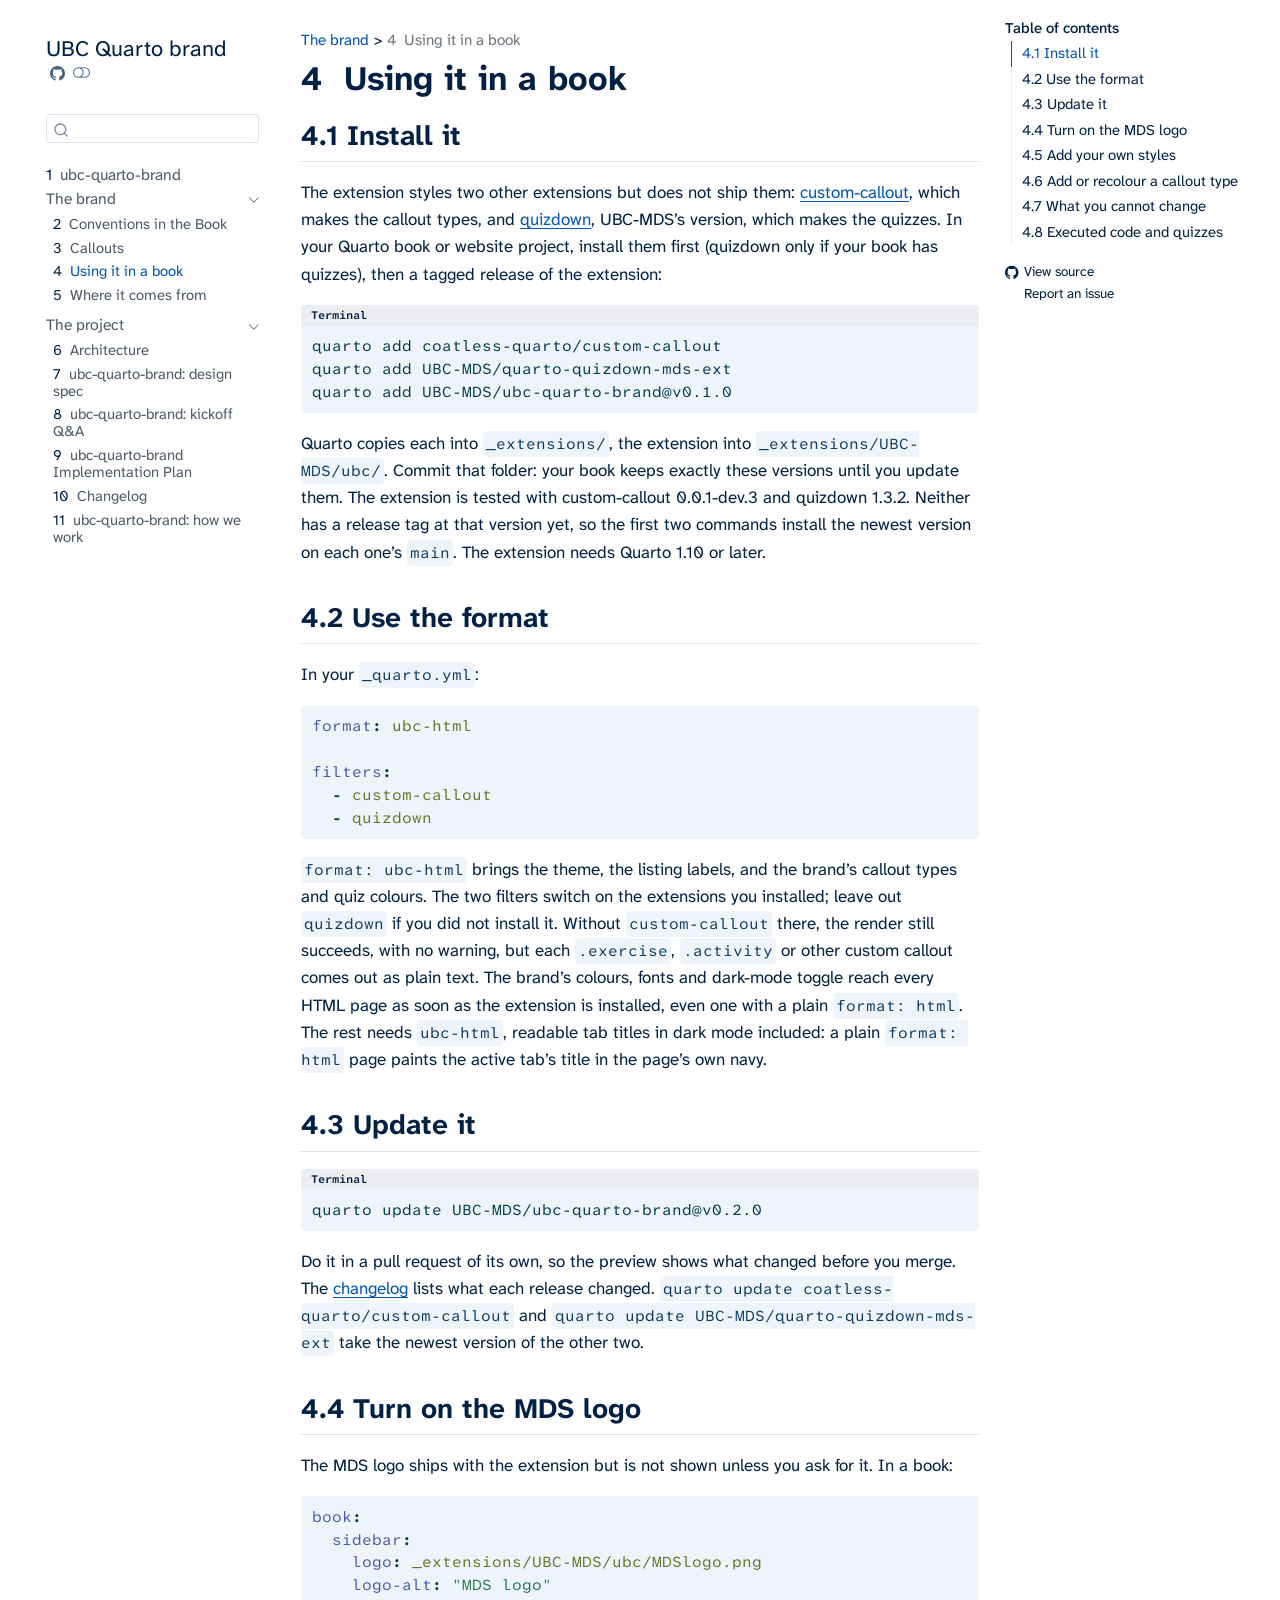
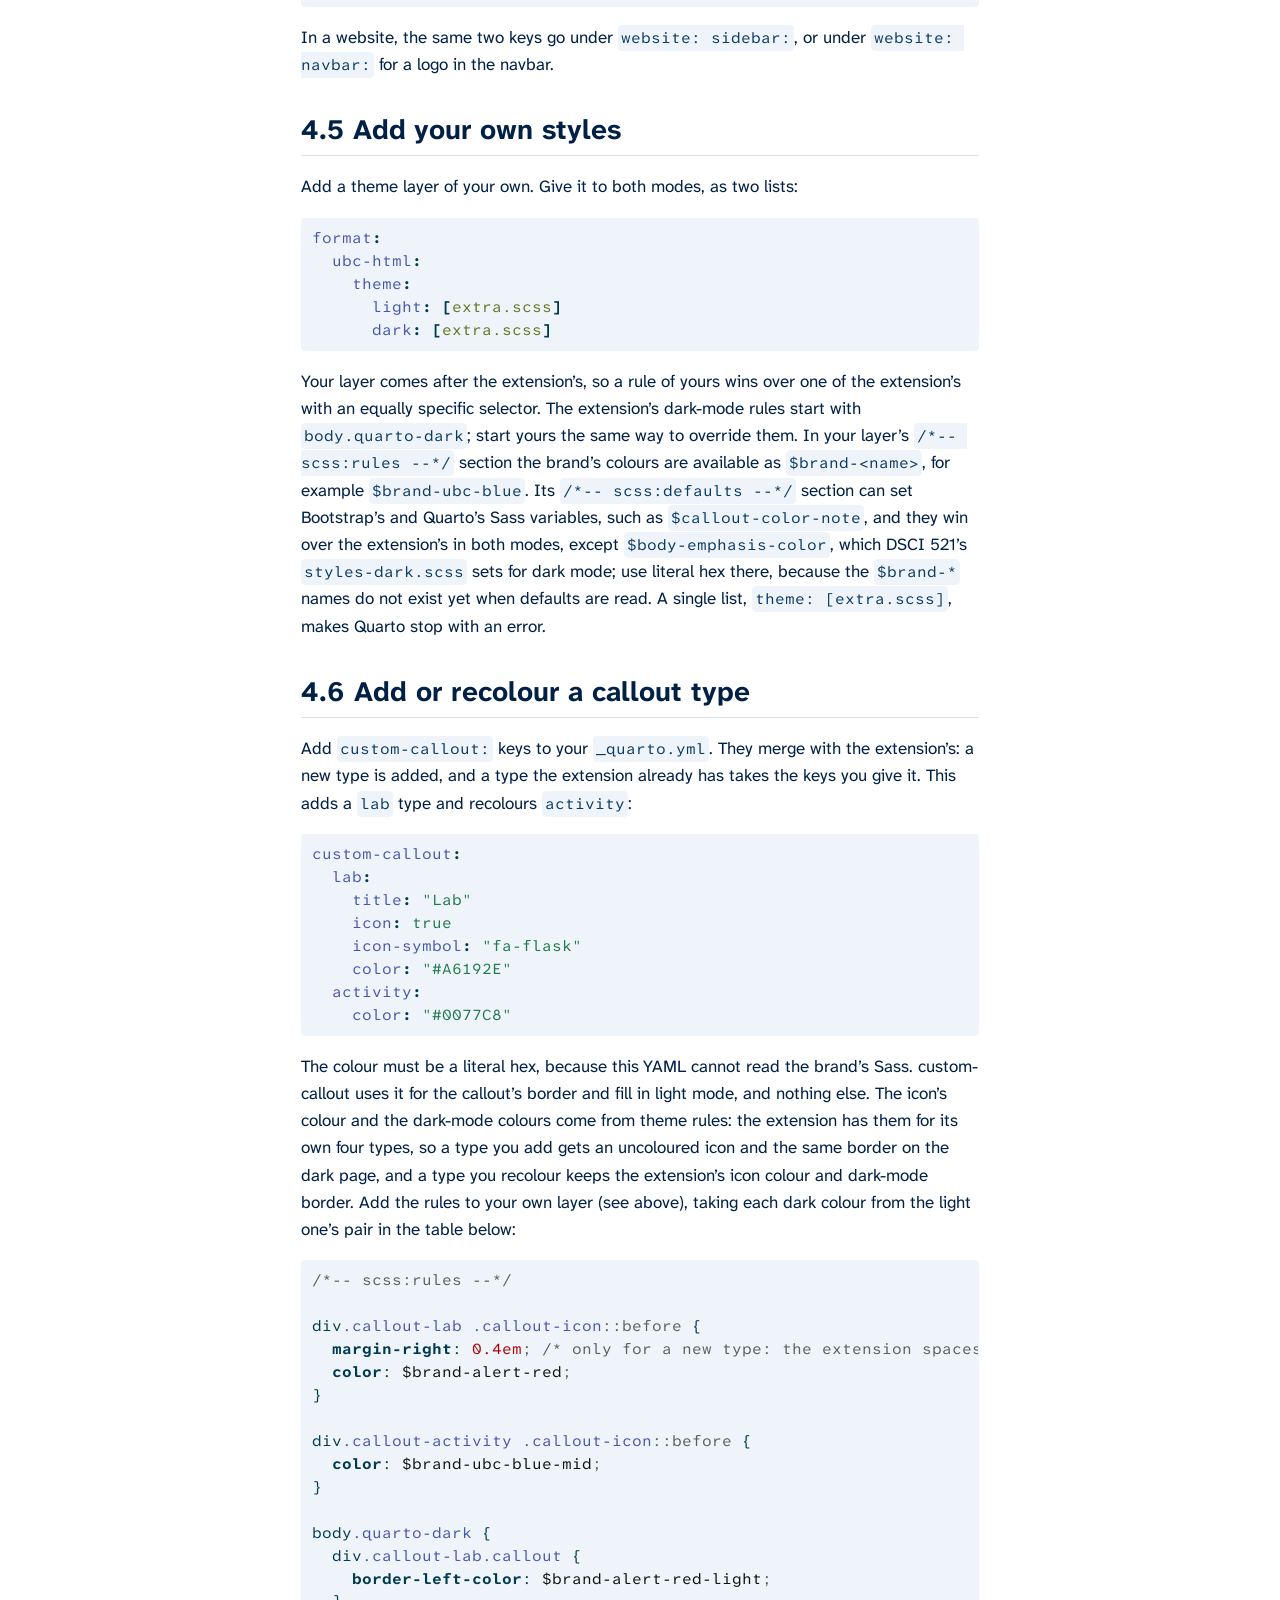
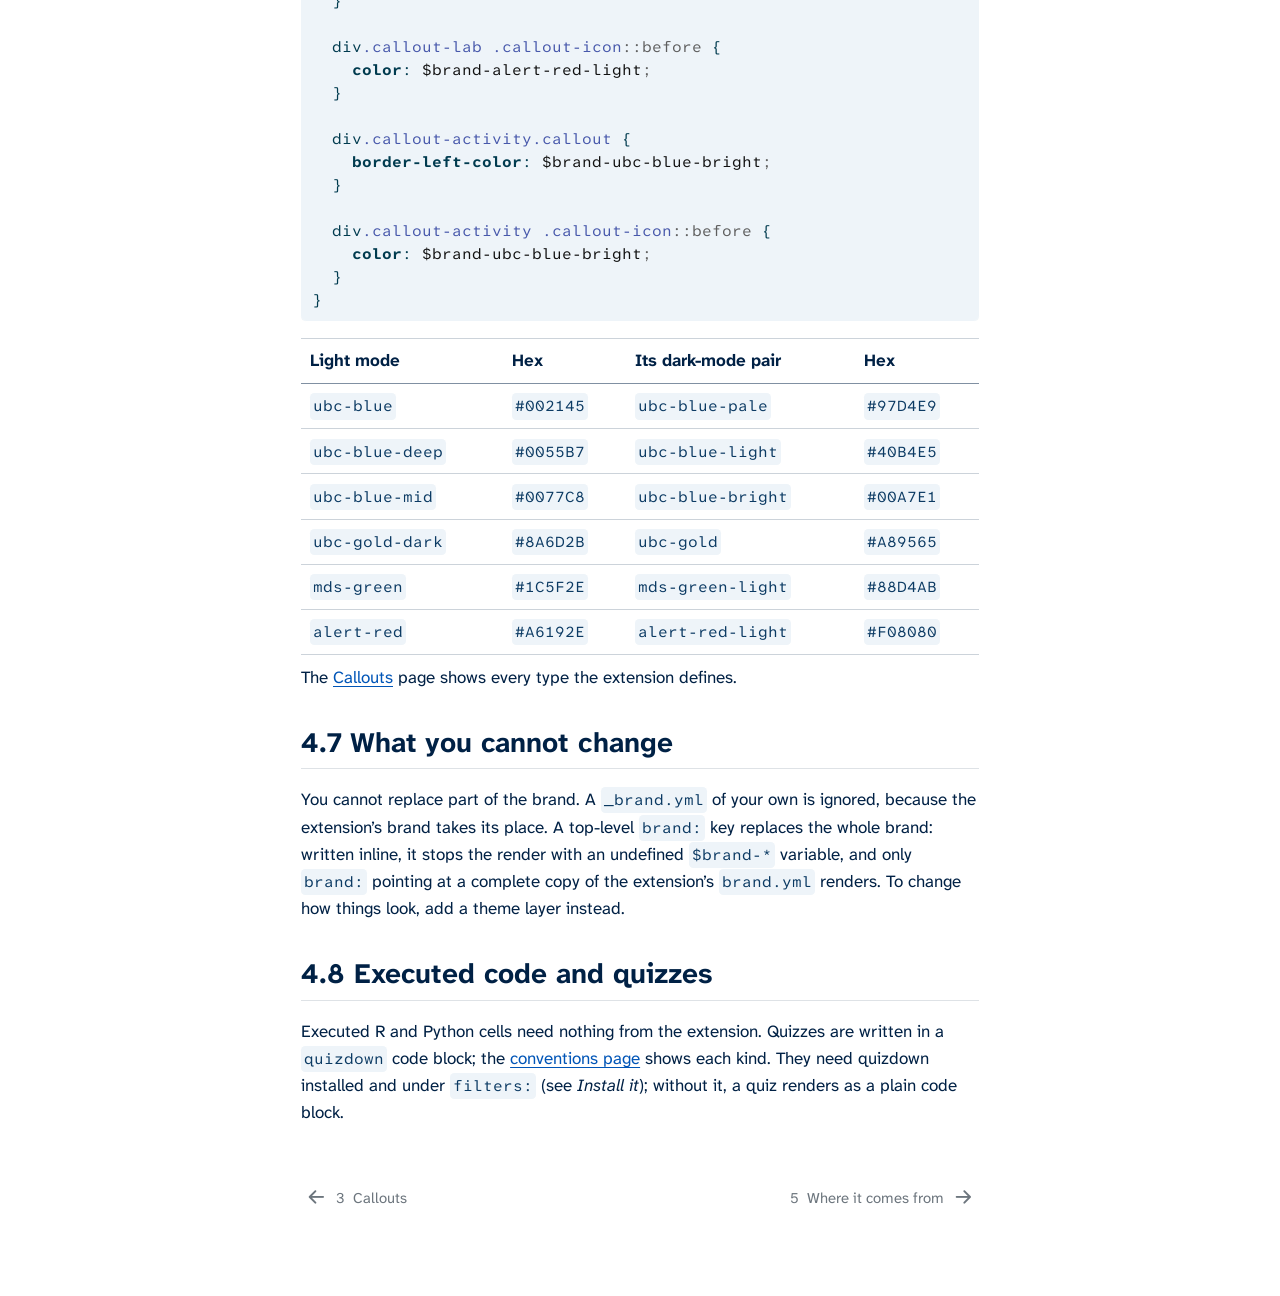
<file: chapters/using.html>
<!DOCTYPE html>
<html xmlns="http://www.w3.org/1999/xhtml" lang="en" xml:lang="en"><head>

<meta charset="utf-8">
<meta name="generator" content="quarto-1.10.20">

<meta name="viewport" content="width=device-width, initial-scale=1.0, user-scalable=yes">


<title>4&nbsp; Using it in a book – UBC Quarto brand</title>
<style>
/* Default styles provided by pandoc.
** See https://pandoc.org/MANUAL.html#variables-for-html for config info.
*/
span.smallcaps{font-variant: small-caps;}
div.columns{display: flex; gap: 1.5em;}
div.column{flex: auto;}
@media screen {
div.columns{gap: min(4vw, 1.5em);}
div.column{overflow-x: auto;}
}
div.hanging-indent{margin-left: 1.5em; text-indent: -1.5em;}
ul.task-list{list-style: none;}
ul.task-list li input[type="checkbox"] {
  width: 0.8em;
  margin: 0 0.8em 0.2em -1em; /* quarto-specific, see https://github.com/quarto-dev/quarto-cli/issues/4556 */ 
  vertical-align: middle;
}
/* CSS for syntax highlighting */
html { -webkit-text-size-adjust: 100%; }
pre > code.sourceCode { white-space: pre; position: relative; }
pre > code.sourceCode > span { display: inline-block; line-height: 1.25; }
pre > code.sourceCode > span:empty { height: 1.2em; }
.sourceCode { overflow: visible; }
code.sourceCode > span { color: inherit; text-decoration: inherit; }
div.sourceCode { margin: 1em 0; }
pre.sourceCode { margin: 0; }
@media screen {
div.sourceCode { overflow: auto; }
}
@media print {
pre > code.sourceCode { white-space: pre-wrap; }
pre > code.sourceCode > span { text-indent: -5em; padding-left: 5em; }
}
pre.numberSource code
  { counter-reset: source-line 0; }
pre.numberSource code > span
  { position: relative; left: -4em; counter-increment: source-line; }
pre.numberSource code > span > a:first-child::before
  { content: counter(source-line);
    position: relative; left: -1em; text-align: right; vertical-align: baseline;
    border: none; display: inline-block;
    -webkit-touch-callout: none; -webkit-user-select: none;
    -khtml-user-select: none; -moz-user-select: none;
    -ms-user-select: none; user-select: none;
    padding: 0 4px; width: 4em;
  }
pre.numberSource { margin-left: 3em;  padding-left: 4px; }
div.sourceCode
  {   }
@media screen {
pre > code.sourceCode > span > a:first-child::before { text-decoration: underline; }
}
</style>


<script src="../site_libs/quarto-nav/quarto-nav.js"></script>
<script src="../site_libs/quarto-nav/headroom.min.js"></script>
<script src="../site_libs/clipboard/clipboard.min.js"></script>
<script src="../site_libs/quarto-search/autocomplete.umd.js"></script>
<script src="../site_libs/quarto-search/fuse.min.js"></script>
<script src="../site_libs/quarto-search/quarto-search.js"></script>
<meta name="quarto:offset" content="../">
<link href="../chapters/provenance.html" rel="next">
<link href="../chapters/callouts.html" rel="prev">
<script src="../site_libs/quarto-html/quarto.js" type="module"></script>
<script src="../site_libs/quarto-html/tabsets/tabsets.js" type="module"></script>
<script src="../site_libs/quarto-html/popper.min.js"></script>
<script src="../site_libs/quarto-html/tippy.umd.min.js"></script>
<script src="../site_libs/quarto-html/anchor.min.js"></script>
<link href="../site_libs/quarto-html/tippy.css" rel="stylesheet">
<link href="../site_libs/quarto-html/quarto-syntax-highlighting-f889043e3c54bf7efdfb7d1d9535202f.css" rel="stylesheet" class="quarto-color-scheme" id="quarto-text-highlighting-styles">
<link href="../site_libs/quarto-html/quarto-syntax-highlighting-dark-23639e6fe4e7578a8cfaaf12ed2607d8.css" rel="stylesheet" class="quarto-color-scheme quarto-color-alternate" id="quarto-text-highlighting-styles">
<link href="../site_libs/quarto-html/quarto-syntax-highlighting-f889043e3c54bf7efdfb7d1d9535202f.css" rel="stylesheet" class="quarto-color-scheme-extra" id="quarto-text-highlighting-styles">
<script src="../site_libs/bootstrap/bootstrap.min.js"></script>
<link href="../site_libs/bootstrap/bootstrap-icons.css" rel="stylesheet">
<link href="../site_libs/bootstrap/bootstrap-81bf03a3967731642e7eb284a8c09976.min.css" rel="stylesheet" append-hash="true" class="quarto-color-scheme" id="quarto-bootstrap" data-mode="light">
<link href="../site_libs/bootstrap/bootstrap-dark-c42c1422013b57fbf50f92504afcb421.min.css" rel="stylesheet" append-hash="true" class="quarto-color-scheme quarto-color-alternate" id="quarto-bootstrap" data-mode="dark">
<link href="../site_libs/bootstrap/bootstrap-81bf03a3967731642e7eb284a8c09976.min.css" rel="stylesheet" append-hash="true" class="quarto-color-scheme-extra" id="quarto-bootstrap" data-mode="light">
<script src="../site_libs/quarto-contrib/quizdown-1.3.2/quizdown.js"></script>
<script src="../site_libs/quarto-contrib/quizdown-1.3.2/quizdownKatex.js"></script>
<script src="../site_libs/quarto-contrib/quizdown-1.3.2/quizdownHighlight.js"></script>
<script src="../site_libs/quarto-contrib/quizdown-1.3.2/quizdown-init.js"></script>
<link href="../site_libs/quarto-contrib/fontawesome-7-free-7.2.0/fontawesome.css" rel="stylesheet">
<script id="quarto-search-options" type="application/json">{
  "location": "sidebar",
  "copy-button": false,
  "collapse-after": 3,
  "panel-placement": "start",
  "type": "textbox",
  "limit": 50,
  "keyboard-shortcut": [
    "f",
    "/",
    "s"
  ],
  "show-item-context": false,
  "language": {
    "search-no-results-text": "No results",
    "search-matching-documents-text": "matching documents",
    "search-copy-link-title": "Copy link to search",
    "search-hide-matches-text": "Hide additional matches",
    "search-more-match-text": "more match in this document",
    "search-more-matches-text": "more matches in this document",
    "search-clear-button-title": "Clear",
    "search-text-placeholder": "",
    "search-detached-cancel-button-title": "Cancel",
    "search-submit-button-title": "Submit",
    "search-label": "Search"
  }
}</script>
<style>
div.callout-definition.callout {
  border-left-color: #8A6D2B;
}
div.callout-definition.callout-style-default .callout-header {
  background-color: rgba(138, 109, 43, 0.13);
}
div.callout-definition .callout-toggle::before {  background-image: url('data:image/svg+xml,<svg xmlns="http://www.w3.org/2000/svg" width="16" height="16" fill="rgb(33, 37, 41)" class="bi bi-chevron-down" viewBox="0 0 16 16"><path fill-rule="evenodd" d="M1.646 4.646a.5.5 0 0 1 .708 0L8 10.293l5.646-5.647a.5.5 0 0 1 .708.708l-6 6a.5.5 0 0 1-.708 0l-6-6a.5.5 0 0 1 0-.708z"/></svg>');}
div.callout-definition.callout-style-default .callout-icon::before, div.callout-definition.callout-titled .callout-icon::before {
  font-family: 'Font Awesome 7 Free';
  font-weight: 900;
  font-style: normal;
  content: '\f518' !important;
  background-image: none;
}
div.callout-activity.callout {
  border-left-color: #0055B7;
}
div.callout-activity.callout-style-default .callout-header {
  background-color: rgba(0, 85, 183, 0.13);
}
div.callout-activity .callout-toggle::before {  background-image: url('data:image/svg+xml,<svg xmlns="http://www.w3.org/2000/svg" width="16" height="16" fill="rgb(33, 37, 41)" class="bi bi-chevron-down" viewBox="0 0 16 16"><path fill-rule="evenodd" d="M1.646 4.646a.5.5 0 0 1 .708 0L8 10.293l5.646-5.647a.5.5 0 0 1 .708.708l-6 6a.5.5 0 0 1-.708 0l-6-6a.5.5 0 0 1 0-.708z"/></svg>');}
div.callout-activity.callout-style-default .callout-icon::before, div.callout-activity.callout-titled .callout-icon::before {
  font-family: 'Font Awesome 7 Free';
  font-weight: 900;
  font-style: normal;
  content: '\e53d' !important;
  background-image: none;
}
div.callout-exercise.callout {
  border-left-color: #1C5F2E;
}
div.callout-exercise.callout-style-default .callout-header {
  background-color: rgba(28, 95, 46, 0.13);
}
div.callout-exercise .callout-toggle::before {  background-image: url('data:image/svg+xml,<svg xmlns="http://www.w3.org/2000/svg" width="16" height="16" fill="rgb(33, 37, 41)" class="bi bi-chevron-down" viewBox="0 0 16 16"><path fill-rule="evenodd" d="M1.646 4.646a.5.5 0 0 1 .708 0L8 10.293l5.646-5.647a.5.5 0 0 1 .708.708l-6 6a.5.5 0 0 1-.708 0l-6-6a.5.5 0 0 1 0-.708z"/></svg>');}
div.callout-exercise.callout-style-default .callout-icon::before, div.callout-exercise.callout-titled .callout-icon::before {
  font-family: 'Font Awesome 7 Free';
  font-weight: 900;
  font-style: normal;
  content: '\f44b' !important;
  background-image: none;
}
div.callout-relevance-project.callout {
  border-left-color: #0077C8;
}
div.callout-relevance-project.callout-style-default .callout-header {
  background-color: rgba(0, 119, 200, 0.13);
}
div.callout-relevance-project .callout-toggle::before {  background-image: url('data:image/svg+xml,<svg xmlns="http://www.w3.org/2000/svg" width="16" height="16" fill="rgb(33, 37, 41)" class="bi bi-chevron-down" viewBox="0 0 16 16"><path fill-rule="evenodd" d="M1.646 4.646a.5.5 0 0 1 .708 0L8 10.293l5.646-5.647a.5.5 0 0 1 .708.708l-6 6a.5.5 0 0 1-.708 0l-6-6a.5.5 0 0 1 0-.708z"/></svg>');}
div.callout-relevance-project.callout-style-default .callout-icon::before, div.callout-relevance-project.callout-titled .callout-icon::before {
  font-family: 'Font Awesome 7 Free';
  font-weight: 900;
  font-style: normal;
  content: '\f542' !important;
  background-image: none;
}
</style>


</head>

<body class="nav-sidebar floating quarto-light"><script id="quarto-html-before-body" type="application/javascript">
    const toggleBodyColorMode = (bsSheetEl) => {
      const mode = bsSheetEl.getAttribute("data-mode");
      const bodyEl = window.document.querySelector("body");
      if (mode === "dark") {
        bodyEl.classList.add("quarto-dark");
        bodyEl.classList.remove("quarto-light");
      } else {
        bodyEl.classList.add("quarto-light");
        bodyEl.classList.remove("quarto-dark");
      }
    }
    const toggleBodyColorPrimary = () => {
      const bsSheetEl = window.document.querySelector("link#quarto-bootstrap:not([rel=disabled-stylesheet])");
      if (bsSheetEl) {
        toggleBodyColorMode(bsSheetEl);
      }
    }
    const setColorSchemeToggle = (alternate) => {
      const toggles = window.document.querySelectorAll('.quarto-color-scheme-toggle');
      for (let i=0; i < toggles.length; i++) {
        const toggle = toggles[i];
        if (toggle) {
          if (alternate) {
            toggle.classList.add("alternate");
          } else {
            toggle.classList.remove("alternate");
          }
        }
      }
    };
    const toggleColorMode = (alternate) => {
      // Switch the stylesheets
      const primaryStylesheets = window.document.querySelectorAll('link.quarto-color-scheme:not(.quarto-color-alternate)');
      const alternateStylesheets = window.document.querySelectorAll('link.quarto-color-scheme.quarto-color-alternate');
      manageTransitions('#quarto-margin-sidebar .nav-link', false);
      if (alternate) {
        // note: dark is layered on light, we don't disable primary!
        enableStylesheet(alternateStylesheets);
        for (const sheetNode of alternateStylesheets) {
          if (sheetNode.id === "quarto-bootstrap") {
            toggleBodyColorMode(sheetNode);
          }
        }
      } else {
        disableStylesheet(alternateStylesheets);
        enableStylesheet(primaryStylesheets)
        toggleBodyColorPrimary();
      }
      manageTransitions('#quarto-margin-sidebar .nav-link', true);
      // Switch the toggles
      setColorSchemeToggle(alternate)
      // Hack to workaround the fact that safari doesn't
      // properly recolor the scrollbar when toggling (#1455)
      if (navigator.userAgent.indexOf('Safari') > 0 && navigator.userAgent.indexOf('Chrome') == -1) {
        manageTransitions("body", false);
        window.scrollTo(0, 1);
        setTimeout(() => {
          window.scrollTo(0, 0);
          manageTransitions("body", true);
        }, 40);
      }
    }
    const disableStylesheet = (stylesheets) => {
      for (let i=0; i < stylesheets.length; i++) {
        const stylesheet = stylesheets[i];
        stylesheet.rel = 'disabled-stylesheet';
      }
    }
    const enableStylesheet = (stylesheets) => {
      for (let i=0; i < stylesheets.length; i++) {
        const stylesheet = stylesheets[i];
        if(stylesheet.rel !== 'stylesheet') { // for Chrome, which will still FOUC without this check
          stylesheet.rel = 'stylesheet';
        }
      }
    }
    const manageTransitions = (selector, allowTransitions) => {
      const els = window.document.querySelectorAll(selector);
      for (let i=0; i < els.length; i++) {
        const el = els[i];
        if (allowTransitions) {
          el.classList.remove('notransition');
        } else {
          el.classList.add('notransition');
        }
      }
    }
    const isFileUrl = () => {
      return window.location.protocol === 'file:';
    }
    const hasAlternateSentinel = () => {
      let styleSentinel = getColorSchemeSentinel();
      if (styleSentinel !== null) {
        return styleSentinel === "alternate";
      } else {
        return false;
      }
    }
    const setStyleSentinel = (alternate) => {
      const value = alternate ? "alternate" : "default";
      if (!isFileUrl()) {
        window.localStorage.setItem("quarto-color-scheme", value);
      } else {
        localAlternateSentinel = value;
      }
    }
    const getColorSchemeSentinel = () => {
      if (!isFileUrl()) {
        const storageValue = window.localStorage.getItem("quarto-color-scheme");
        return storageValue != null ? storageValue : localAlternateSentinel;
      } else {
        return localAlternateSentinel;
      }
    }
    const toggleGiscusIfUsed = (isAlternate, darkModeDefault) => {
      const baseTheme = document.querySelector('#giscus-base-theme')?.value ?? 'light';
      const alternateTheme = document.querySelector('#giscus-alt-theme')?.value ?? 'dark';
      let newTheme = '';
      if(authorPrefersDark) {
        newTheme = isAlternate ? baseTheme : alternateTheme;
      } else {
        newTheme = isAlternate ? alternateTheme : baseTheme;
      }
      const changeGiscusTheme = () => {
        // From: https://github.com/giscus/giscus/issues/336
        const sendMessage = (message) => {
          const iframe = document.querySelector('iframe.giscus-frame');
          if (!iframe) return;
          iframe.contentWindow.postMessage({ giscus: message }, 'https://giscus.app');
        }
        sendMessage({
          setConfig: {
            theme: newTheme
          }
        });
      }
      const isGiscussLoaded = window.document.querySelector('iframe.giscus-frame') !== null;
      if (isGiscussLoaded) {
        changeGiscusTheme();
      }
    };
    const authorPrefersDark = false;
    const darkModeDefault = authorPrefersDark;
      document.querySelector('link#quarto-text-highlighting-styles.quarto-color-scheme-extra').rel = 'disabled-stylesheet';
      document.querySelector('link#quarto-bootstrap.quarto-color-scheme-extra').rel = 'disabled-stylesheet';
    let localAlternateSentinel = darkModeDefault ? 'alternate' : 'default';
    // Dark / light mode switch
    window.quartoToggleColorScheme = () => {
      // Read the current dark / light value
      let toAlternate = !hasAlternateSentinel();
      toggleColorMode(toAlternate);
      setStyleSentinel(toAlternate);
      toggleGiscusIfUsed(toAlternate, darkModeDefault);
      window.dispatchEvent(new Event('resize'));
    };
    // Switch to dark mode if need be
    if (hasAlternateSentinel()) {
      toggleColorMode(true);
    } else {
      toggleColorMode(false);
    }
  </script>

<div id="quarto-search-results"></div>
  <header id="quarto-header" class="headroom fixed-top">
  <nav class="quarto-secondary-nav">
    <div class="container-fluid d-flex">
      <button type="button" class="quarto-btn-toggle btn" data-bs-toggle="collapse" role="button" data-bs-target=".quarto-sidebar-collapse-item" aria-controls="quarto-sidebar" aria-expanded="false" aria-label="Toggle sidebar navigation" onclick="if (window.quartoToggleHeadroom) { window.quartoToggleHeadroom(); }">
        <i class="bi bi-layout-text-sidebar-reverse"></i>
      </button>
        <nav class="quarto-page-breadcrumbs" aria-label="breadcrumb"><ol class="breadcrumb"><li class="breadcrumb-item"><a href="../chapters/book-conventions.html">The brand</a></li><li class="breadcrumb-item"><a href="../chapters/using.html"><span class="chapter-number">4</span>&nbsp; <span class="chapter-title">Using it in a book</span></a></li></ol></nav>
        <a class="flex-grow-1" role="navigation" data-bs-toggle="collapse" data-bs-target=".quarto-sidebar-collapse-item" aria-controls="quarto-sidebar" aria-expanded="false" aria-label="Toggle sidebar navigation" onclick="if (window.quartoToggleHeadroom) { window.quartoToggleHeadroom(); }">      
        </a>
      <button type="button" class="btn quarto-search-button" aria-label="Search" onclick="window.quartoOpenSearch();">
        <i class="bi bi-search"></i>
      </button>
    </div>
  </nav>
</header>
<!-- content -->
<div id="quarto-content" class="quarto-container page-columns page-rows-contents page-layout-article">
<!-- sidebar -->
  <nav id="quarto-sidebar" class="sidebar collapse collapse-horizontal quarto-sidebar-collapse-item sidebar-navigation floating overflow-auto">
    <div class="pt-lg-2 mt-2 text-left sidebar-header">
    <div class="sidebar-title mb-0 py-0">
      <a href="../">UBC Quarto brand</a> 
        <div class="sidebar-tools-main">
    <a href="https://github.com/UBC-MDS/ubc-quarto-brand" title="Source Code" class="quarto-navigation-tool px-1" aria-label="Source Code"><i class="bi bi-github"></i></a>
  <a href="" class="quarto-color-scheme-toggle quarto-navigation-tool  px-1" onclick="window.quartoToggleColorScheme(); return false;" title="Toggle dark mode"><i class="bi"></i></a>
</div>
    </div>
      </div>
        <div class="mt-2 flex-shrink-0 align-items-center">
        <div class="sidebar-search">
        <div id="quarto-search" class="" title="Search"></div>
        </div>
        </div>
    <div class="sidebar-menu-container"> 
    <ul class="list-unstyled mt-1">
        <li class="sidebar-item">
  <div class="sidebar-item-container"> 
  <a href="../index.html" class="sidebar-item-text sidebar-link">
 <span class="menu-text"><span class="chapter-number">1</span>&nbsp; <span class="chapter-title">ubc-quarto-brand</span></span></a>
  </div>
</li>
        <li class="sidebar-item sidebar-item-section">
      <div class="sidebar-item-container"> 
            <a class="sidebar-item-text sidebar-link text-start" data-bs-toggle="collapse" data-bs-target="#quarto-sidebar-section-1" role="navigation" aria-expanded="true">
 <span class="menu-text">The brand</span></a>
          <a class="sidebar-item-toggle text-start" data-bs-toggle="collapse" data-bs-target="#quarto-sidebar-section-1" role="navigation" aria-expanded="true" aria-label="Toggle section">
            <i class="bi bi-chevron-right ms-2"></i>
          </a> 
      </div>
      <ul id="quarto-sidebar-section-1" class="collapse list-unstyled sidebar-section depth1 show">  
          <li class="sidebar-item">
  <div class="sidebar-item-container"> 
  <a href="../chapters/book-conventions.html" class="sidebar-item-text sidebar-link">
 <span class="menu-text"><span class="chapter-number">2</span>&nbsp; <span class="chapter-title">Conventions in the Book</span></span></a>
  </div>
</li>
          <li class="sidebar-item">
  <div class="sidebar-item-container"> 
  <a href="../chapters/callouts.html" class="sidebar-item-text sidebar-link">
 <span class="menu-text"><span class="chapter-number">3</span>&nbsp; <span class="chapter-title">Callouts</span></span></a>
  </div>
</li>
          <li class="sidebar-item">
  <div class="sidebar-item-container"> 
  <a href="../chapters/using.html" class="sidebar-item-text sidebar-link active">
 <span class="menu-text"><span class="chapter-number">4</span>&nbsp; <span class="chapter-title">Using it in a book</span></span></a>
  </div>
</li>
          <li class="sidebar-item">
  <div class="sidebar-item-container"> 
  <a href="../chapters/provenance.html" class="sidebar-item-text sidebar-link">
 <span class="menu-text"><span class="chapter-number">5</span>&nbsp; <span class="chapter-title">Where it comes from</span></span></a>
  </div>
</li>
      </ul>
  </li>
        <li class="sidebar-item sidebar-item-section">
      <div class="sidebar-item-container"> 
            <a class="sidebar-item-text sidebar-link text-start" data-bs-toggle="collapse" data-bs-target="#quarto-sidebar-section-2" role="navigation" aria-expanded="true">
 <span class="menu-text">The project</span></a>
          <a class="sidebar-item-toggle text-start" data-bs-toggle="collapse" data-bs-target="#quarto-sidebar-section-2" role="navigation" aria-expanded="true" aria-label="Toggle section">
            <i class="bi bi-chevron-right ms-2"></i>
          </a> 
      </div>
      <ul id="quarto-sidebar-section-2" class="collapse list-unstyled sidebar-section depth1 show">  
          <li class="sidebar-item">
  <div class="sidebar-item-container"> 
  <a href="../docs/architecture.html" class="sidebar-item-text sidebar-link">
 <span class="menu-text"><span class="chapter-number">6</span>&nbsp; <span class="chapter-title">Architecture</span></span></a>
  </div>
</li>
          <li class="sidebar-item">
  <div class="sidebar-item-container"> 
  <a href="../docs/superpowers/specs/2026-10-30-ubc-quarto-brand-design.html" class="sidebar-item-text sidebar-link">
 <span class="menu-text"><span class="chapter-number">7</span>&nbsp; <span class="chapter-title">ubc-quarto-brand: design spec</span></span></a>
  </div>
</li>
          <li class="sidebar-item">
  <div class="sidebar-item-container"> 
  <a href="../docs/superpowers/specs/2026-10-30-ubc-quarto-brand-qa.html" class="sidebar-item-text sidebar-link">
 <span class="menu-text"><span class="chapter-number">8</span>&nbsp; <span class="chapter-title">ubc-quarto-brand: kickoff Q&amp;A</span></span></a>
  </div>
</li>
          <li class="sidebar-item">
  <div class="sidebar-item-container"> 
  <a href="../docs/superpowers/plans/2026-10-30-ubc-quarto-brand.html" class="sidebar-item-text sidebar-link">
 <span class="menu-text"><span class="chapter-number">9</span>&nbsp; <span class="chapter-title">ubc-quarto-brand Implementation Plan</span></span></a>
  </div>
</li>
          <li class="sidebar-item">
  <div class="sidebar-item-container"> 
  <a href="../CHANGELOG.html" class="sidebar-item-text sidebar-link">
 <span class="menu-text"><span class="chapter-number">10</span>&nbsp; <span class="chapter-title">Changelog</span></span></a>
  </div>
</li>
          <li class="sidebar-item">
  <div class="sidebar-item-container"> 
  <a href="../AGENTS.html" class="sidebar-item-text sidebar-link">
 <span class="menu-text"><span class="chapter-number">11</span>&nbsp; <span class="chapter-title">ubc-quarto-brand: how we work</span></span></a>
  </div>
</li>
      </ul>
  </li>
    </ul>
    </div>
</nav>
<div id="quarto-sidebar-glass" class="quarto-sidebar-collapse-item" data-bs-toggle="collapse" data-bs-target=".quarto-sidebar-collapse-item"></div>
<!-- margin-sidebar -->
    <div id="quarto-margin-sidebar" class="sidebar margin-sidebar">
        <nav id="TOC" role="doc-toc" class="toc-active">
    <h2 id="toc-title">Table of contents</h2>
   
  <ul>
  <li><a href="#install-it" id="toc-install-it" class="nav-link active" data-scroll-target="#install-it"><span class="header-section-number">4.1</span> Install it</a></li>
  <li><a href="#use-the-format" id="toc-use-the-format" class="nav-link" data-scroll-target="#use-the-format"><span class="header-section-number">4.2</span> Use the format</a></li>
  <li><a href="#update-it" id="toc-update-it" class="nav-link" data-scroll-target="#update-it"><span class="header-section-number">4.3</span> Update it</a></li>
  <li><a href="#turn-on-the-mds-logo" id="toc-turn-on-the-mds-logo" class="nav-link" data-scroll-target="#turn-on-the-mds-logo"><span class="header-section-number">4.4</span> Turn on the MDS logo</a></li>
  <li><a href="#add-your-own-styles" id="toc-add-your-own-styles" class="nav-link" data-scroll-target="#add-your-own-styles"><span class="header-section-number">4.5</span> Add your own styles</a></li>
  <li><a href="#add-or-recolour-a-callout-type" id="toc-add-or-recolour-a-callout-type" class="nav-link" data-scroll-target="#add-or-recolour-a-callout-type"><span class="header-section-number">4.6</span> Add or recolour a callout type</a></li>
  <li><a href="#what-you-cannot-change" id="toc-what-you-cannot-change" class="nav-link" data-scroll-target="#what-you-cannot-change"><span class="header-section-number">4.7</span> What you cannot change</a></li>
  <li><a href="#executed-code-and-quizzes" id="toc-executed-code-and-quizzes" class="nav-link" data-scroll-target="#executed-code-and-quizzes"><span class="header-section-number">4.8</span> Executed code and quizzes</a></li>
  </ul>
<div class="toc-actions"><ul><li><a href="https://github.com/UBC-MDS/ubc-quarto-brand/blob/main/chapters/using.qmd" class="toc-action"><i class="bi bi-github"></i>View source</a></li><li><a href="https://github.com/UBC-MDS/ubc-quarto-brand/issues/new" class="toc-action"><i class="bi empty"></i>Report an issue</a></li></ul></div></nav>
    </div>
<!-- main -->
<main class="content" id="quarto-document-content">


<header id="title-block-header" class="quarto-title-block default"><nav class="quarto-page-breadcrumbs quarto-title-breadcrumbs d-none d-lg-block" aria-label="breadcrumb"><ol class="breadcrumb"><li class="breadcrumb-item"><a href="../chapters/book-conventions.html">The brand</a></li><li class="breadcrumb-item"><a href="../chapters/using.html"><span class="chapter-number">4</span>&nbsp; <span class="chapter-title">Using it in a book</span></a></li></ol></nav>
<div class="quarto-title">
<h1 class="title"><span class="chapter-number">4</span>&nbsp; <span class="chapter-title">Using it in a book</span></h1>
</div>



<div class="quarto-title-meta">

    
  
    
  </div>
  


</header>


<section id="install-it" class="level2" data-number="4.1">
<h2 data-number="4.1" class="anchored" data-anchor-id="install-it"><span class="header-section-number">4.1</span> Install it</h2>
<p>The extension styles two other extensions but does not ship them: <a href="https://github.com/coatless-quarto/custom-callout">custom-callout</a>, which makes the callout types, and <a href="https://github.com/UBC-MDS/quarto-quizdown-mds-ext">quizdown</a>, UBC-MDS’s version, which makes the quizzes. In your Quarto book or website project, install them first (quizdown only if your book has quizzes), then a tagged release of the extension:</p>
<div class="code-with-filename">
<div class="code-with-filename-file"><pre><strong>Terminal</strong></pre></div>
<div class="code-copy-outer-scaffold"><div class="sourceCode" id="cb1"><pre class="sourceCode bash code-with-copy"><code class="sourceCode bash"><span id="cb1-1"><a href="#cb1-1" aria-hidden="true" tabindex="-1"></a><span class="ex">quarto</span> add coatless-quarto/custom-callout</span>
<span id="cb1-2"><a href="#cb1-2" aria-hidden="true" tabindex="-1"></a><span class="ex">quarto</span> add UBC-MDS/quarto-quizdown-mds-ext</span>
<span id="cb1-3"><a href="#cb1-3" aria-hidden="true" tabindex="-1"></a><span class="ex">quarto</span> add UBC-MDS/ubc-quarto-brand@v0.1.0</span></code></pre></div><button title="Copy to Clipboard" class="code-copy-button"><i class="bi"></i></button></div>
</div>
<p>Quarto copies each into <code>_extensions/</code>, the extension into <code>_extensions/UBC-MDS/ubc/</code>. Commit that folder: your book keeps exactly these versions until you update them. The extension is tested with custom-callout 0.0.1-dev.3 and quizdown 1.3.2. Neither has a release tag at that version yet, so the first two commands install the newest version on each one’s <code>main</code>. The extension needs Quarto 1.10 or later.</p>
</section>
<section id="use-the-format" class="level2" data-number="4.2">
<h2 data-number="4.2" class="anchored" data-anchor-id="use-the-format"><span class="header-section-number">4.2</span> Use the format</h2>
<p>In your <code>_quarto.yml</code>:</p>
<div class="code-copy-outer-scaffold"><div class="sourceCode" id="cb2"><pre class="sourceCode yaml code-with-copy"><code class="sourceCode yaml"><span id="cb2-1"><a href="#cb2-1" aria-hidden="true" tabindex="-1"></a><span class="fu">format</span><span class="kw">:</span><span class="at"> ubc-html</span></span>
<span id="cb2-2"><a href="#cb2-2" aria-hidden="true" tabindex="-1"></a></span>
<span id="cb2-3"><a href="#cb2-3" aria-hidden="true" tabindex="-1"></a><span class="fu">filters</span><span class="kw">:</span></span>
<span id="cb2-4"><a href="#cb2-4" aria-hidden="true" tabindex="-1"></a><span class="at">  </span><span class="kw">-</span><span class="at"> custom-callout</span></span>
<span id="cb2-5"><a href="#cb2-5" aria-hidden="true" tabindex="-1"></a><span class="at">  </span><span class="kw">-</span><span class="at"> quizdown</span></span></code></pre></div><button title="Copy to Clipboard" class="code-copy-button"><i class="bi"></i></button></div>
<p><code>format: ubc-html</code> brings the theme, the listing labels, and the brand’s callout types and quiz colours. The two filters switch on the extensions you installed; leave out <code>quizdown</code> if you did not install it. Without <code>custom-callout</code> there, the render still succeeds, with no warning, but each <code>.exercise</code>, <code>.activity</code> or other custom callout comes out as plain text. The brand’s colours, fonts and dark-mode toggle reach every HTML page as soon as the extension is installed, even one with a plain <code>format: html</code>. The rest needs <code>ubc-html</code>, readable tab titles in dark mode included: a plain <code>format: html</code> page paints the active tab’s title in the page’s own navy.</p>
</section>
<section id="update-it" class="level2" data-number="4.3">
<h2 data-number="4.3" class="anchored" data-anchor-id="update-it"><span class="header-section-number">4.3</span> Update it</h2>
<div class="code-with-filename">
<div class="code-with-filename-file"><pre><strong>Terminal</strong></pre></div>
<div class="code-copy-outer-scaffold"><div class="sourceCode" id="cb3"><pre class="sourceCode bash code-with-copy"><code class="sourceCode bash"><span id="cb3-1"><a href="#cb3-1" aria-hidden="true" tabindex="-1"></a><span class="ex">quarto</span> update UBC-MDS/ubc-quarto-brand@v0.2.0</span></code></pre></div><button title="Copy to Clipboard" class="code-copy-button"><i class="bi"></i></button></div>
</div>
<p>Do it in a pull request of its own, so the preview shows what changed before you merge. The <a href="../CHANGELOG.html">changelog</a> lists what each release changed. <code>quarto update coatless-quarto/custom-callout</code> and <code>quarto update UBC-MDS/quarto-quizdown-mds-ext</code> take the newest version of the other two.</p>
</section>
<section id="turn-on-the-mds-logo" class="level2" data-number="4.4">
<h2 data-number="4.4" class="anchored" data-anchor-id="turn-on-the-mds-logo"><span class="header-section-number">4.4</span> Turn on the MDS logo</h2>
<p>The MDS logo ships with the extension but is not shown unless you ask for it. In a book:</p>
<div class="code-copy-outer-scaffold"><div class="sourceCode" id="cb4"><pre class="sourceCode yaml code-with-copy"><code class="sourceCode yaml"><span id="cb4-1"><a href="#cb4-1" aria-hidden="true" tabindex="-1"></a><span class="fu">book</span><span class="kw">:</span></span>
<span id="cb4-2"><a href="#cb4-2" aria-hidden="true" tabindex="-1"></a><span class="at">  </span><span class="fu">sidebar</span><span class="kw">:</span></span>
<span id="cb4-3"><a href="#cb4-3" aria-hidden="true" tabindex="-1"></a><span class="at">    </span><span class="fu">logo</span><span class="kw">:</span><span class="at"> _extensions/UBC-MDS/ubc/MDSlogo.png</span></span>
<span id="cb4-4"><a href="#cb4-4" aria-hidden="true" tabindex="-1"></a><span class="at">    </span><span class="fu">logo-alt</span><span class="kw">:</span><span class="at"> </span><span class="st">"MDS logo"</span></span></code></pre></div><button title="Copy to Clipboard" class="code-copy-button"><i class="bi"></i></button></div>
<p>In a website, the same two keys go under <code>website: sidebar:</code>, or under <code>website: navbar:</code> for a logo in the navbar.</p>
</section>
<section id="add-your-own-styles" class="level2" data-number="4.5">
<h2 data-number="4.5" class="anchored" data-anchor-id="add-your-own-styles"><span class="header-section-number">4.5</span> Add your own styles</h2>
<p>Add a theme layer of your own. Give it to both modes, as two lists:</p>
<div class="code-copy-outer-scaffold"><div class="sourceCode" id="cb5"><pre class="sourceCode yaml code-with-copy"><code class="sourceCode yaml"><span id="cb5-1"><a href="#cb5-1" aria-hidden="true" tabindex="-1"></a><span class="fu">format</span><span class="kw">:</span></span>
<span id="cb5-2"><a href="#cb5-2" aria-hidden="true" tabindex="-1"></a><span class="at">  </span><span class="fu">ubc-html</span><span class="kw">:</span></span>
<span id="cb5-3"><a href="#cb5-3" aria-hidden="true" tabindex="-1"></a><span class="at">    </span><span class="fu">theme</span><span class="kw">:</span></span>
<span id="cb5-4"><a href="#cb5-4" aria-hidden="true" tabindex="-1"></a><span class="at">      </span><span class="fu">light</span><span class="kw">:</span><span class="at"> </span><span class="kw">[</span><span class="at">extra.scss</span><span class="kw">]</span></span>
<span id="cb5-5"><a href="#cb5-5" aria-hidden="true" tabindex="-1"></a><span class="at">      </span><span class="fu">dark</span><span class="kw">:</span><span class="at"> </span><span class="kw">[</span><span class="at">extra.scss</span><span class="kw">]</span></span></code></pre></div><button title="Copy to Clipboard" class="code-copy-button"><i class="bi"></i></button></div>
<p>Your layer comes after the extension’s, so a rule of yours wins over one of the extension’s with an equally specific selector. The extension’s dark-mode rules start with <code>body.quarto-dark</code>; start yours the same way to override them. In your layer’s <code>/*-- scss:rules --*/</code> section the brand’s colours are available as <code>$brand-&lt;name&gt;</code>, for example <code>$brand-ubc-blue</code>. Its <code>/*-- scss:defaults --*/</code> section can set Bootstrap’s and Quarto’s Sass variables, such as <code>$callout-color-note</code>, and they win over the extension’s in both modes, except <code>$body-emphasis-color</code>, which DSCI 521’s <code>styles-dark.scss</code> sets for dark mode; use literal hex there, because the <code>$brand-*</code> names do not exist yet when defaults are read. A single list, <code>theme: [extra.scss]</code>, makes Quarto stop with an error.</p>
</section>
<section id="add-or-recolour-a-callout-type" class="level2" data-number="4.6">
<h2 data-number="4.6" class="anchored" data-anchor-id="add-or-recolour-a-callout-type"><span class="header-section-number">4.6</span> Add or recolour a callout type</h2>
<p>Add <code>custom-callout:</code> keys to your <code>_quarto.yml</code>. They merge with the extension’s: a new type is added, and a type the extension already has takes the keys you give it. This adds a <code>lab</code> type and recolours <code>activity</code>:</p>
<div class="code-copy-outer-scaffold"><div class="sourceCode" id="cb6"><pre class="sourceCode yaml code-with-copy"><code class="sourceCode yaml"><span id="cb6-1"><a href="#cb6-1" aria-hidden="true" tabindex="-1"></a><span class="fu">custom-callout</span><span class="kw">:</span></span>
<span id="cb6-2"><a href="#cb6-2" aria-hidden="true" tabindex="-1"></a><span class="at">  </span><span class="fu">lab</span><span class="kw">:</span></span>
<span id="cb6-3"><a href="#cb6-3" aria-hidden="true" tabindex="-1"></a><span class="at">    </span><span class="fu">title</span><span class="kw">:</span><span class="at"> </span><span class="st">"Lab"</span></span>
<span id="cb6-4"><a href="#cb6-4" aria-hidden="true" tabindex="-1"></a><span class="at">    </span><span class="fu">icon</span><span class="kw">:</span><span class="at"> </span><span class="ch">true</span></span>
<span id="cb6-5"><a href="#cb6-5" aria-hidden="true" tabindex="-1"></a><span class="at">    </span><span class="fu">icon-symbol</span><span class="kw">:</span><span class="at"> </span><span class="st">"fa-flask"</span></span>
<span id="cb6-6"><a href="#cb6-6" aria-hidden="true" tabindex="-1"></a><span class="at">    </span><span class="fu">color</span><span class="kw">:</span><span class="at"> </span><span class="st">"#A6192E"</span></span>
<span id="cb6-7"><a href="#cb6-7" aria-hidden="true" tabindex="-1"></a><span class="at">  </span><span class="fu">activity</span><span class="kw">:</span></span>
<span id="cb6-8"><a href="#cb6-8" aria-hidden="true" tabindex="-1"></a><span class="at">    </span><span class="fu">color</span><span class="kw">:</span><span class="at"> </span><span class="st">"#0077C8"</span></span></code></pre></div><button title="Copy to Clipboard" class="code-copy-button"><i class="bi"></i></button></div>
<p>The colour must be a literal hex, because this YAML cannot read the brand’s Sass. custom-callout uses it for the callout’s border and fill in light mode, and nothing else. The icon’s colour and the dark-mode colours come from theme rules: the extension has them for its own four types, so a type you add gets an uncoloured icon and the same border on the dark page, and a type you recolour keeps the extension’s icon colour and dark-mode border. Add the rules to your own layer (see above), taking each dark colour from the light one’s pair in the table below:</p>
<div class="code-copy-outer-scaffold"><div class="sourceCode" id="cb7"><pre class="sourceCode scss code-with-copy"><code class="sourceCode scss"><span id="cb7-1"><a href="#cb7-1" aria-hidden="true" tabindex="-1"></a><span class="co">/*-- scss:rules --*/</span></span>
<span id="cb7-2"><a href="#cb7-2" aria-hidden="true" tabindex="-1"></a></span>
<span id="cb7-3"><a href="#cb7-3" aria-hidden="true" tabindex="-1"></a>div<span class="fu">.callout-lab</span> <span class="fu">.callout-icon</span><span class="in">::before</span> {</span>
<span id="cb7-4"><a href="#cb7-4" aria-hidden="true" tabindex="-1"></a>  <span class="kw">margin-right</span>: <span class="dv">0.4</span><span class="dt">em</span><span class="op">;</span> <span class="co">/* only for a new type: the extension spaces its own */</span></span>
<span id="cb7-5"><a href="#cb7-5" aria-hidden="true" tabindex="-1"></a>  <span class="kw">color</span>: <span class="va">$brand-alert-red</span><span class="op">;</span></span>
<span id="cb7-6"><a href="#cb7-6" aria-hidden="true" tabindex="-1"></a>}</span>
<span id="cb7-7"><a href="#cb7-7" aria-hidden="true" tabindex="-1"></a></span>
<span id="cb7-8"><a href="#cb7-8" aria-hidden="true" tabindex="-1"></a>div<span class="fu">.callout-activity</span> <span class="fu">.callout-icon</span><span class="in">::before</span> {</span>
<span id="cb7-9"><a href="#cb7-9" aria-hidden="true" tabindex="-1"></a>  <span class="kw">color</span>: <span class="va">$brand-ubc-blue-mid</span><span class="op">;</span></span>
<span id="cb7-10"><a href="#cb7-10" aria-hidden="true" tabindex="-1"></a>}</span>
<span id="cb7-11"><a href="#cb7-11" aria-hidden="true" tabindex="-1"></a></span>
<span id="cb7-12"><a href="#cb7-12" aria-hidden="true" tabindex="-1"></a>body<span class="fu">.quarto-dark</span> {</span>
<span id="cb7-13"><a href="#cb7-13" aria-hidden="true" tabindex="-1"></a>  div<span class="fu">.callout-lab.callout</span> {</span>
<span id="cb7-14"><a href="#cb7-14" aria-hidden="true" tabindex="-1"></a>    <span class="kw">border-left-color</span>: <span class="va">$brand-alert-red-light</span><span class="op">;</span></span>
<span id="cb7-15"><a href="#cb7-15" aria-hidden="true" tabindex="-1"></a>  }</span>
<span id="cb7-16"><a href="#cb7-16" aria-hidden="true" tabindex="-1"></a></span>
<span id="cb7-17"><a href="#cb7-17" aria-hidden="true" tabindex="-1"></a>  div<span class="fu">.callout-lab</span> <span class="fu">.callout-icon</span><span class="in">::before</span> {</span>
<span id="cb7-18"><a href="#cb7-18" aria-hidden="true" tabindex="-1"></a>    <span class="kw">color</span>: <span class="va">$brand-alert-red-light</span><span class="op">;</span></span>
<span id="cb7-19"><a href="#cb7-19" aria-hidden="true" tabindex="-1"></a>  }</span>
<span id="cb7-20"><a href="#cb7-20" aria-hidden="true" tabindex="-1"></a></span>
<span id="cb7-21"><a href="#cb7-21" aria-hidden="true" tabindex="-1"></a>  div<span class="fu">.callout-activity.callout</span> {</span>
<span id="cb7-22"><a href="#cb7-22" aria-hidden="true" tabindex="-1"></a>    <span class="kw">border-left-color</span>: <span class="va">$brand-ubc-blue-bright</span><span class="op">;</span></span>
<span id="cb7-23"><a href="#cb7-23" aria-hidden="true" tabindex="-1"></a>  }</span>
<span id="cb7-24"><a href="#cb7-24" aria-hidden="true" tabindex="-1"></a></span>
<span id="cb7-25"><a href="#cb7-25" aria-hidden="true" tabindex="-1"></a>  div<span class="fu">.callout-activity</span> <span class="fu">.callout-icon</span><span class="in">::before</span> {</span>
<span id="cb7-26"><a href="#cb7-26" aria-hidden="true" tabindex="-1"></a>    <span class="kw">color</span>: <span class="va">$brand-ubc-blue-bright</span><span class="op">;</span></span>
<span id="cb7-27"><a href="#cb7-27" aria-hidden="true" tabindex="-1"></a>  }</span>
<span id="cb7-28"><a href="#cb7-28" aria-hidden="true" tabindex="-1"></a>}</span></code></pre></div><button title="Copy to Clipboard" class="code-copy-button"><i class="bi"></i></button></div>
<table class="caption-top table">
<thead>
<tr class="header">
<th>Light mode</th>
<th>Hex</th>
<th>Its dark-mode pair</th>
<th>Hex</th>
</tr>
</thead>
<tbody>
<tr class="odd">
<td><code>ubc-blue</code></td>
<td><code>#002145</code></td>
<td><code>ubc-blue-pale</code></td>
<td><code>#97D4E9</code></td>
</tr>
<tr class="even">
<td><code>ubc-blue-deep</code></td>
<td><code>#0055B7</code></td>
<td><code>ubc-blue-light</code></td>
<td><code>#40B4E5</code></td>
</tr>
<tr class="odd">
<td><code>ubc-blue-mid</code></td>
<td><code>#0077C8</code></td>
<td><code>ubc-blue-bright</code></td>
<td><code>#00A7E1</code></td>
</tr>
<tr class="even">
<td><code>ubc-gold-dark</code></td>
<td><code>#8A6D2B</code></td>
<td><code>ubc-gold</code></td>
<td><code>#A89565</code></td>
</tr>
<tr class="odd">
<td><code>mds-green</code></td>
<td><code>#1C5F2E</code></td>
<td><code>mds-green-light</code></td>
<td><code>#88D4AB</code></td>
</tr>
<tr class="even">
<td><code>alert-red</code></td>
<td><code>#A6192E</code></td>
<td><code>alert-red-light</code></td>
<td><code>#F08080</code></td>
</tr>
</tbody>
</table>
<p>The <a href="../chapters/callouts.html">Callouts</a> page shows every type the extension defines.</p>
</section>
<section id="what-you-cannot-change" class="level2" data-number="4.7">
<h2 data-number="4.7" class="anchored" data-anchor-id="what-you-cannot-change"><span class="header-section-number">4.7</span> What you cannot change</h2>
<p>You cannot replace part of the brand. A <code>_brand.yml</code> of your own is ignored, because the extension’s brand takes its place. A top-level <code>brand:</code> key replaces the whole brand: written inline, it stops the render with an undefined <code>$brand-*</code> variable, and only <code>brand:</code> pointing at a complete copy of the extension’s <code>brand.yml</code> renders. To change how things look, add a theme layer instead.</p>
</section>
<section id="executed-code-and-quizzes" class="level2" data-number="4.8">
<h2 data-number="4.8" class="anchored" data-anchor-id="executed-code-and-quizzes"><span class="header-section-number">4.8</span> Executed code and quizzes</h2>
<p>Executed R and Python cells need nothing from the extension. Quizzes are written in a <code>quizdown</code> code block; the <a href="../chapters/book-conventions.html">conventions page</a> shows each kind. They need quizdown installed and under <code>filters:</code> (see <em>Install it</em>); without it, a quiz renders as a plain code block.</p>


</section>

</main> <!-- /main -->
<!--
  Theme the quizdown quizzes.

  `_extensions/quizdown` renders every quiz into a shadow root
  (`attachShadow({mode: "open"})`), so nothing in `styles.scss` reaches inside
  one -- a quiz arrives on the page wearing quizdown's own defaults, which are
  `steelblue` on `#f2f2f2` with black text. In dark mode that is not merely
  off-brand, it is unreadable: the parts that take a *background* from
  quizdown's palette but *inherit* their text colour -- the left column of a
  matching question, an evaluated slot, the per-pair feedback -- end up
  painting the page's near-white body text onto a near-white fill, 1.03:1.

  Two facts make that fixable from outside the shadow root:

    * custom properties inherit *through* the shadow boundary, so the
      `--mds-quiz-*` values set on `:root` in `styles.scss` are readable from
      inside a quiz;
    * quizdown writes its three colours as inline styles on
      `.quizdown-content`, and `!important` in a stylesheet beats an inline
      declaration.

  So this file injects one stylesheet into each quiz's shadow root, written
  entirely against `--mds-quiz-*`. The light and dark values of those live in
  `styles.scss` and `styles-dark.scss`, and Quarto swaps those two bundles on
  the colour-mode toggle -- so a quiz follows the toggle with no JavaScript of
  its own.

  Wired in from `format.html.include-after-body` in `_quarto.yml`, which is
  what keeps the vendored extension under `_extensions/quizdown/` untouched: a
  re-add or an update of that extension cannot clobber any of this.

  Two things are deliberately left alone:

    * `.hljs`, the highlight.js "github" theme quizdown bundles for a *fenced*
      code block inside a question. Its plate is light in both colour modes,
      but so are the token colours painted on it, so it stays self-consistent
      and readable; re-tinting the plate alone would break it, and re-tinting
      the tokens means shipping a second syntax theme. No question in the book
      uses a fenced block -- inline code is themed below, and inline code is
      what the questions actually use.
    * `.print-review`, the plain questions-and-answers block quizdown reveals
      under `@media print`. Paper is white in both colour modes, so the light
      colours there are already the right ones.
-->
<script>
  (() => {
    // Note for editing: this is a template literal, so nothing inside it may
    // be quoted in backticks the way the prose around it is -- a stray one
    // ends the string, and the page fails with a JavaScript syntax error
    // rather than with anything you would notice in the CSS.
    //
    // Every declaration below is `!important`, for two reasons that are not
    // about winning an argument with the extension. Svelte scopes its own
    // rules with a build hash (`.prompt.svelte-1ge161l`), which out-specifies
    // anything we can write without hard-coding a hash that changes on every
    // quizdown release; and the order our <style> ends up in relative to
    // Svelte's, inside a shadow root neither of us owns, is not ours to pick.
    const CSS = `
      /* ---- the three knobs quizdown itself exposes ------------------------
         Set as inline styles on .quizdown-content from the quiz config, so
         !important is the only thing that can move them. Remapping these three
         alone fixes most of dark mode: everything that reads its background
         from --quizdown-color-secondary and inherits its text colour then
         lands on a surface that belongs to the current mode. */
      .quizdown-content {
        --quizdown-color-primary: var(--mds-quiz-accent) !important;
        --quizdown-color-secondary: var(--mds-quiz-surface) !important;
        --quizdown-color-text: var(--mds-quiz-fg) !important;
      }

      /* ---- inline code in a question -------------------------------------
         quizdown paints this #333 on #f8f8f8 in both modes. The book has its
         own inline-code pair, one per mode, under typography.monospace-inline
         in _brand.yml. */
      code {
        color: var(--mds-quiz-code-fg) !important;
        background-color: var(--mds-quiz-code-bg) !important;
      }

      /* ---- buttons -------------------------------------------------------
         Hard-coded to a white fill, which is a glaring plate on the dark page.
         The hover is brightness(0.9): darkening is only a change you can see
         when the surface starts light, so its direction is per-mode too. */
      button {
        background-color: var(--mds-quiz-surface) !important;
        color: var(--mds-quiz-fg) !important;
      }
      button:disabled {
        background-color: var(--mds-quiz-surface) !important;
        color: var(--mds-quiz-muted) !important;
      }
      button:hover:not(:checked):not(:active):not(:disabled) {
        filter: var(--mds-quiz-press) !important;
      }

      /* ---- multiple choice and single choice ------------------------------
         The option rows are already painted from the two variables remapped
         above; only the hover is hard-coded. */
      [type='checkbox']:hover + span,
      [type='checkbox']:focus + span,
      [type='radio']:hover + span,
      [type='radio']:focus + span {
        filter: var(--mds-quiz-press) !important;
      }

      /* ---- sequence (drag to order) --------------------------------------
         The rows come from the variables; the reorder buttons take a black
         focus ring, which is invisible on the dark page. */
      .buttons button:focus {
        border-color: var(--mds-quiz-accent) !important;
      }

      /* ---- matching (drag a chip into a slot) -----------------------------
         The type with the most hard-coded colour in it, and the one where the
         dark-mode failure was actually visible: .prompt takes its fill from
         quizdown's palette and its text colour from the page, so it painted
         near-white body text onto near-white #f2f2f2. */
      .arrow,
      .placeholder {
        color: var(--mds-quiz-muted) !important;
      }
      .slot,
      .pool {
        border-color: var(--mds-quiz-border) !important;
      }
      .slot-selected,
      .slot-dragover,
      .pool-dragover {
        background-color: var(--mds-quiz-surface) !important;
      }
      .chip:hover {
        filter: var(--mds-quiz-press) !important;
      }
      .chip-used {
        background-color: var(--mds-quiz-surface) !important;
        border-color: var(--mds-quiz-muted) !important;
      }

      /* ---- the evaluated state -------------------------------------------
         Green and red, which the book already has: the success and danger
         roles in _brand.yml each carry a value per mode. */
      .slot.correct {
        border-color: var(--mds-quiz-correct) !important;
        background-color: var(--mds-quiz-correct-bg) !important;
      }
      .slot.wrong,
      .slot.empty-eval {
        border-color: var(--mds-quiz-wrong) !important;
        background-color: var(--mds-quiz-wrong-bg) !important;
      }
      .badge-correct,
      .correct-hint {
        color: var(--mds-quiz-correct) !important;
      }
      .badge-wrong {
        color: var(--mds-quiz-wrong) !important;
      }
      .pair-feedback {
        border-left-color: var(--mds-quiz-correct) !important;
        background-color: var(--mds-quiz-correct-bg) !important;
      }
      .pair-feedback-wrong {
        border-left-color: var(--mds-quiz-wrong) !important;
        background-color: var(--mds-quiz-wrong-bg) !important;
      }

      /* ---- the credit line under every quiz ------------------------------- */
      .credits,
      .credits a {
        color: var(--mds-quiz-muted) !important;
      }
    `;

    // Returns the number of quizzes that do not have a shadow root yet.
    const paint = () => {
      let waiting = 0;
      for (const host of document.querySelectorAll(".quizdown")) {
        const root = host.shadowRoot;
        if (!root) {
          waiting += 1;
          continue;
        }
        if (root.querySelector("style[data-mds-quiz-theme]")) continue;
        const style = document.createElement("style");
        style.setAttribute("data-mds-quiz-theme", "");
        style.textContent = CSS;
        root.appendChild(style);
      }
      return waiting;
    };

    // quizdown creates the shadow roots from a `load` listener that it only
    // registers once `DOMContentLoaded` has fired -- later than this script,
    // which is inline at the end of <body>. A `load` listener added here would
    // therefore run *before* the one that creates the thing we want to style,
    // so the first attempt is deferred by a task, and then retried for a few
    // frames in case a future version of the extension moves that work again.
    // Bounded, so a quiz that never renders cannot leave a frame loop running.
    const GIVE_UP_AFTER_MS = 5000;
    addEventListener("load", () => {
      const started = performance.now();
      const tick = () => {
        if (paint() > 0 && performance.now() - started < GIVE_UP_AFTER_MS) {
          requestAnimationFrame(tick);
        }
      };
      setTimeout(tick, 0);
    });
  })();
</script>
<!--
  The extension's own addition to `quizdown-theme.html`, which stays as
  fetched from DSCI 521 (Q&A 22, 26).

  quizdown paints a matching question's answer chips a fixed light green
  (`#e8f5e9`) and lets them inherit the page's text colour: in dark mode,
  near-white text on near-white. `quizdown-theme.html` themes every other part
  of a matching question but not the chip itself, so this injects one more
  rule into each quiz's shadow root, the same way, written against
  `--mds-quiz-chip-*` from `ubc.scss`. Used and placed chips keep the looks
  quizdown and `quizdown-theme.html` give them.
-->
<script>
  (() => {
    const CSS = `
      .chip:not(.chip-used):not(.chip-placed) {
        background-color: var(--mds-quiz-chip-bg) !important;
        border-color: var(--mds-quiz-chip-border) !important;
        color: var(--mds-quiz-fg) !important;
      }
    `;

    // Returns the number of quizzes that do not have a shadow root yet.
    const paint = () => {
      let waiting = 0;
      for (const host of document.querySelectorAll(".quizdown")) {
        const root = host.shadowRoot;
        if (!root) {
          waiting += 1;
          continue;
        }
        if (root.querySelector("style[data-ubc-quiz-chips]")) continue;
        const style = document.createElement("style");
        style.setAttribute("data-ubc-quiz-chips", "");
        style.textContent = CSS;
        root.appendChild(style);
      }
      return waiting;
    };

    // As in `quizdown-theme.html`: quizdown makes the shadow roots after
    // `load`, so the first try waits a task, then retries for a few frames,
    // and gives up after five seconds.
    addEventListener("load", () => {
      const started = performance.now();
      const tick = () => {
        if (paint() > 0 && performance.now() - started < 5000) {
          requestAnimationFrame(tick);
        }
      };
      setTimeout(tick, 0);
    });
  })();
</script>
<script id="quarto-html-after-body" type="application/javascript">
  window.document.addEventListener("DOMContentLoaded", function (event) {
    // Ensure there is a toggle, if there isn't float one in the top right
    if (window.document.querySelector('.quarto-color-scheme-toggle') === null) {
      const a = window.document.createElement('a');
      a.classList.add('top-right');
      a.classList.add('quarto-color-scheme-toggle');
      a.href = "";
      a.onclick = function() { try { window.quartoToggleColorScheme(); } catch {} return false; };
      const i = window.document.createElement("i");
      i.classList.add('bi');
      a.appendChild(i);
      window.document.body.appendChild(a);
    }
    setColorSchemeToggle(hasAlternateSentinel())
    const icon = "";
    const anchorJS = new window.AnchorJS();
    anchorJS.options = {
      placement: 'right',
      icon: icon
    };
    anchorJS.add('.anchored');
    const isCodeAnnotation = (el) => {
      for (const clz of el.classList) {
        if (clz.startsWith('code-annotation-')) {                     
          return true;
        }
      }
      return false;
    }
    const onCopySuccess = function(e) {
      // button target
      const button = e.trigger;
      // don't keep focus
      button.blur();
      // flash "checked"
      button.classList.add('code-copy-button-checked');
      var currentTitle = button.getAttribute("title");
      button.setAttribute("title", "Copied!");
      let tooltip;
      if (window.bootstrap) {
        button.setAttribute("data-bs-toggle", "tooltip");
        button.setAttribute("data-bs-placement", "left");
        button.setAttribute("data-bs-title", "Copied!");
        tooltip = new bootstrap.Tooltip(button, 
          { trigger: "manual", 
            customClass: "code-copy-button-tooltip",
            offset: [0, -8]});
        tooltip.show();    
      }
      setTimeout(function() {
        if (tooltip) {
          tooltip.hide();
          button.removeAttribute("data-bs-title");
          button.removeAttribute("data-bs-toggle");
          button.removeAttribute("data-bs-placement");
        }
        button.setAttribute("title", currentTitle);
        button.classList.remove('code-copy-button-checked');
      }, 1000);
      // clear code selection
      e.clearSelection();
    }
    const getTextToCopy = function(trigger) {
      const outerScaffold = trigger.parentElement.cloneNode(true);
      const codeEl = outerScaffold.querySelector('code');
      for (const childEl of codeEl.children) {
        if (isCodeAnnotation(childEl)) {
          childEl.remove();
        }
      }
      return codeEl.innerText;
    }
    const clipboard = new window.ClipboardJS('.code-copy-button:not([data-in-quarto-modal])', {
      text: getTextToCopy
    });
    clipboard.on('success', onCopySuccess);
    if (window.document.getElementById('quarto-embedded-source-code-modal')) {
      const clipboardModal = new window.ClipboardJS('.code-copy-button[data-in-quarto-modal]', {
        text: getTextToCopy,
        container: window.document.getElementById('quarto-embedded-source-code-modal')
      });
      clipboardModal.on('success', onCopySuccess);
    }
      var localhostRegex = new RegExp(/^(?:http|https):\/\/localhost\:?[0-9]*\//);
      var mailtoRegex = new RegExp(/^mailto:/);
        var filterRegex = new RegExp("https:\/\/ubc-mds\.github\.io\/ubc-quarto-brand\/");
      var isInternal = (href) => {
          return filterRegex.test(href) || localhostRegex.test(href) || mailtoRegex.test(href);
      }
      // Inspect non-navigation links and adorn them if external
     var links = window.document.querySelectorAll('a[href]:not(.nav-link):not(.navbar-brand):not(.toc-action):not(.sidebar-link):not(.sidebar-item-toggle):not(.pagination-link):not(.no-external):not([aria-hidden]):not(.dropdown-item):not(.quarto-navigation-tool):not(.about-link)');
      for (var i=0; i<links.length; i++) {
        const link = links[i];
        if (!isInternal(link.href)) {
          // undo the damage that might have been done by quarto-nav.js in the case of
          // links that we want to consider external
          if (link.dataset.originalHref !== undefined) {
            link.href = link.dataset.originalHref;
          }
        }
      }
    function tippyHover(el, contentFn, onTriggerFn, onUntriggerFn) {
      const config = {
        allowHTML: true,
        maxWidth: 500,
        delay: 100,
        arrow: false,
        appendTo: function(el) {
            return el.parentElement;
        },
        interactive: true,
        interactiveBorder: 10,
        theme: 'quarto',
        placement: 'bottom-start',
      };
      if (contentFn) {
        config.content = contentFn;
      }
      if (onTriggerFn) {
        config.onTrigger = onTriggerFn;
      }
      if (onUntriggerFn) {
        config.onUntrigger = onUntriggerFn;
      }
      window.tippy(el, config); 
    }
    const noterefs = window.document.querySelectorAll('a[role="doc-noteref"]');
    for (var i=0; i<noterefs.length; i++) {
      const ref = noterefs[i];
      tippyHover(ref, function() {
        // use id or data attribute instead here
        let href = ref.getAttribute('data-footnote-href') || ref.getAttribute('href');
        try { href = new URL(href).hash; } catch {}
        const id = href.replace(/^#\/?/, "");
        const note = window.document.getElementById(id);
        if (note) {
          return note.innerHTML;
        } else {
          return "";
        }
      });
    }
    const xrefs = window.document.querySelectorAll('a.quarto-xref');
    const processXRef = (id, note) => {
      // Strip column container classes
      const stripColumnClz = (el) => {
        el.classList.remove("page-full", "page-columns");
        if (el.children) {
          for (const child of el.children) {
            stripColumnClz(child);
          }
        }
      }
      stripColumnClz(note)
      if (id === null || id.startsWith('sec-')) {
        // Special case sections, only their first couple elements
        const container = document.createElement("div");
        if (note.children && note.children.length > 2) {
          container.appendChild(note.children[0].cloneNode(true));
          for (let i = 1; i < note.children.length; i++) {
            const child = note.children[i];
            if (child.tagName === "P" && child.innerText === "") {
              continue;
            } else {
              container.appendChild(child.cloneNode(true));
              break;
            }
          }
          if (window.Quarto?.typesetMath) {
            window.Quarto.typesetMath(container);
          }
          return container.innerHTML
        } else {
          if (window.Quarto?.typesetMath) {
            window.Quarto.typesetMath(note);
          }
          return note.innerHTML;
        }
      } else {
        // Remove any anchor links if they are present
        const anchorLink = note.querySelector('a.anchorjs-link');
        if (anchorLink) {
          anchorLink.remove();
        }
        if (window.Quarto?.typesetMath) {
          window.Quarto.typesetMath(note);
        }
        if (note.classList.contains("callout")) {
          return note.outerHTML;
        } else {
          return note.innerHTML;
        }
      }
    }
    for (var i=0; i<xrefs.length; i++) {
      const xref = xrefs[i];
      tippyHover(xref, undefined, function(instance) {
        instance.disable();
        let url = xref.getAttribute('href');
        let hash = undefined; 
        if (url.startsWith('#')) {
          hash = url;
        } else {
          try { hash = new URL(url).hash; } catch {}
        }
        if (hash) {
          const id = hash.replace(/^#\/?/, "");
          const note = window.document.getElementById(id);
          if (note !== null) {
            try {
              const html = processXRef(id, note.cloneNode(true));
              instance.setContent(html);
            } finally {
              instance.enable();
              instance.show();
            }
          } else {
            // See if we can fetch this
            fetch(url.split('#')[0])
            .then(res => res.text())
            .then(html => {
              const parser = new DOMParser();
              const htmlDoc = parser.parseFromString(html, "text/html");
              const note = htmlDoc.getElementById(id);
              if (note !== null) {
                const html = processXRef(id, note);
                instance.setContent(html);
              } 
            }).finally(() => {
              instance.enable();
              instance.show();
            });
          }
        } else {
          // See if we can fetch a full url (with no hash to target)
          // This is a special case and we should probably do some content thinning / targeting
          fetch(url)
          .then(res => res.text())
          .then(html => {
            const parser = new DOMParser();
            const htmlDoc = parser.parseFromString(html, "text/html");
            const note = htmlDoc.querySelector('main.content');
            if (note !== null) {
              // This should only happen for chapter cross references
              // (since there is no id in the URL)
              // remove the first header
              if (note.children.length > 0 && note.children[0].tagName === "HEADER") {
                note.children[0].remove();
              }
              const html = processXRef(null, note);
              instance.setContent(html);
            } 
          }).finally(() => {
            instance.enable();
            instance.show();
          });
        }
      }, function(instance) {
      });
    }
        let selectedAnnoteEl;
        const selectorForAnnotation = ( cell, annotation) => {
          let cellAttr = 'data-code-cell="' + cell + '"';
          let lineAttr = 'data-code-annotation="' +  annotation + '"';
          const selector = 'span[' + cellAttr + '][' + lineAttr + ']';
          return selector;
        }
        const selectCodeLines = (annoteEl) => {
          const doc = window.document;
          const targetCell = annoteEl.getAttribute("data-target-cell");
          const targetAnnotation = annoteEl.getAttribute("data-target-annotation");
          const annoteSpan = window.document.querySelector(selectorForAnnotation(targetCell, targetAnnotation));
          const lines = annoteSpan.getAttribute("data-code-lines").split(",");
          const lineIds = lines.map((line) => {
            return targetCell + "-" + line;
          })
          let top = null;
          let height = null;
          let parent = null;
          if (lineIds.length > 0) {
              //compute the position of the single el (top and bottom and make a div)
              const el = window.document.getElementById(lineIds[0]);
              top = el.offsetTop;
              height = el.offsetHeight;
              parent = el.parentElement.parentElement;
            if (lineIds.length > 1) {
              const lastEl = window.document.getElementById(lineIds[lineIds.length - 1]);
              const bottom = lastEl.offsetTop + lastEl.offsetHeight;
              height = bottom - top;
            }
            if (top !== null && height !== null && parent !== null) {
              // cook up a div (if necessary) and position it 
              let div = window.document.getElementById("code-annotation-line-highlight");
              if (div === null) {
                div = window.document.createElement("div");
                div.setAttribute("id", "code-annotation-line-highlight");
                div.style.position = 'absolute';
                parent.appendChild(div);
              }
              div.style.top = top - 2 + "px";
              div.style.height = height + 4 + "px";
              div.style.left = 0;
              let gutterDiv = window.document.getElementById("code-annotation-line-highlight-gutter");
              if (gutterDiv === null) {
                gutterDiv = window.document.createElement("div");
                gutterDiv.setAttribute("id", "code-annotation-line-highlight-gutter");
                gutterDiv.style.position = 'absolute';
                const codeCell = window.document.getElementById(targetCell);
                const gutter = codeCell.querySelector('.code-annotation-gutter');
                gutter.appendChild(gutterDiv);
              }
              gutterDiv.style.top = top - 2 + "px";
              gutterDiv.style.height = height + 4 + "px";
            }
            selectedAnnoteEl = annoteEl;
          }
        };
        const unselectCodeLines = () => {
          const elementsIds = ["code-annotation-line-highlight", "code-annotation-line-highlight-gutter"];
          elementsIds.forEach((elId) => {
            const div = window.document.getElementById(elId);
            if (div) {
              div.remove();
            }
          });
          selectedAnnoteEl = undefined;
        };
          // Handle positioning of the toggle
      window.addEventListener(
        "resize",
        throttle(() => {
          elRect = undefined;
          if (selectedAnnoteEl) {
            selectCodeLines(selectedAnnoteEl);
          }
        }, 10)
      );
      function throttle(fn, ms) {
      let throttle = false;
      let timer;
        return (...args) => {
          if(!throttle) { // first call gets through
              fn.apply(this, args);
              throttle = true;
          } else { // all the others get throttled
              if(timer) clearTimeout(timer); // cancel #2
              timer = setTimeout(() => {
                fn.apply(this, args);
                timer = throttle = false;
              }, ms);
          }
        };
      }
        // Attach click handler to the DT
        const annoteDls = window.document.querySelectorAll('dt[data-target-cell]');
        for (const annoteDlNode of annoteDls) {
          annoteDlNode.addEventListener('click', (event) => {
            const clickedEl = event.target;
            if (clickedEl !== selectedAnnoteEl) {
              unselectCodeLines();
              const activeEl = window.document.querySelector('dt[data-target-cell].code-annotation-active');
              if (activeEl) {
                activeEl.classList.remove('code-annotation-active');
              }
              selectCodeLines(clickedEl);
              clickedEl.classList.add('code-annotation-active');
            } else {
              // Unselect the line
              unselectCodeLines();
              clickedEl.classList.remove('code-annotation-active');
            }
          });
        }
    const findCites = (el) => {
      const parentEl = el.parentElement;
      if (parentEl) {
        const cites = parentEl.dataset.cites;
        if (cites) {
          return {
            el,
            cites: cites.split(' ')
          };
        } else {
          return findCites(el.parentElement)
        }
      } else {
        return undefined;
      }
    };
    var bibliorefs = window.document.querySelectorAll('a[role="doc-biblioref"]');
    for (var i=0; i<bibliorefs.length; i++) {
      const ref = bibliorefs[i];
      const citeInfo = findCites(ref);
      if (citeInfo) {
        tippyHover(citeInfo.el, function() {
          var popup = window.document.createElement('div');
          citeInfo.cites.forEach(function(cite) {
            var citeDiv = window.document.createElement('div');
            citeDiv.classList.add('hanging-indent');
            citeDiv.classList.add('csl-entry');
            var biblioDiv = window.document.getElementById('ref-' + cite);
            if (biblioDiv) {
              citeDiv.innerHTML = biblioDiv.innerHTML;
            }
            popup.appendChild(citeDiv);
          });
          return popup.innerHTML;
        });
      }
    }
  });
  </script>
<nav class="page-navigation">
  <div class="nav-page nav-page-previous">
      <a href="../chapters/callouts.html" class="pagination-link" aria-label="Callouts">
        <i class="bi bi-arrow-left-short"></i> <span class="nav-page-text"><span class="chapter-number">3</span>&nbsp; <span class="chapter-title">Callouts</span></span>
      </a>          
  </div>
  <div class="nav-page nav-page-next">
      <a href="../chapters/provenance.html" class="pagination-link" aria-label="Where it comes from">
        <span class="nav-page-text"><span class="chapter-number">5</span>&nbsp; <span class="chapter-title">Where it comes from</span></span> <i class="bi bi-arrow-right-short"></i>
      </a>
  </div>
</nav>
</div> <!-- /content -->




<footer class="footer"><div class="nav-footer"><div class="nav-footer-center"><div class="toc-actions d-sm-block d-md-none"><ul><li><a href="https://github.com/UBC-MDS/ubc-quarto-brand/blob/main/chapters/using.qmd" class="toc-action"><i class="bi bi-github"></i>View source</a></li><li><a href="https://github.com/UBC-MDS/ubc-quarto-brand/issues/new" class="toc-action"><i class="bi empty"></i>Report an issue</a></li></ul></div></div></div></footer></body></html>
</file>
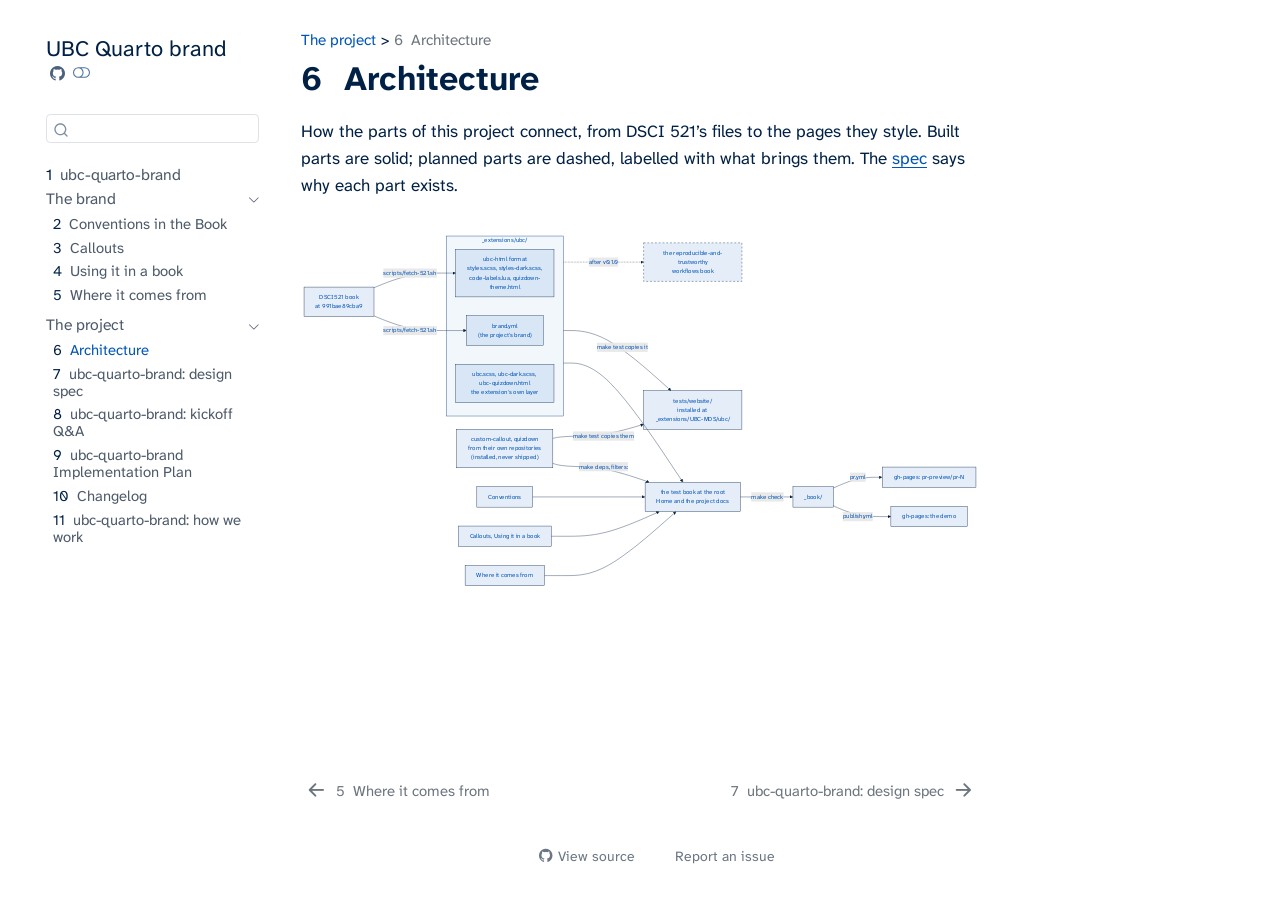
<file: docs/architecture.html>
<!DOCTYPE html>
<html xmlns="http://www.w3.org/1999/xhtml" lang="en" xml:lang="en"><head>

<meta charset="utf-8">
<meta name="generator" content="quarto-1.10.20">

<meta name="viewport" content="width=device-width, initial-scale=1.0, user-scalable=yes">


<title>6&nbsp; Architecture – UBC Quarto brand</title>
<style>
/* Default styles provided by pandoc.
** See https://pandoc.org/MANUAL.html#variables-for-html for config info.
*/
span.smallcaps{font-variant: small-caps;}
div.columns{display: flex; gap: 1.5em;}
div.column{flex: auto;}
@media screen {
div.columns{gap: min(4vw, 1.5em);}
div.column{overflow-x: auto;}
}
div.hanging-indent{margin-left: 1.5em; text-indent: -1.5em;}
ul.task-list{list-style: none;}
ul.task-list li input[type="checkbox"] {
  width: 0.8em;
  margin: 0 0.8em 0.2em -1em; /* quarto-specific, see https://github.com/quarto-dev/quarto-cli/issues/4556 */ 
  vertical-align: middle;
}
</style>


<script src="../site_libs/quarto-nav/quarto-nav.js"></script>
<script src="../site_libs/quarto-nav/headroom.min.js"></script>
<script src="../site_libs/clipboard/clipboard.min.js"></script>
<script src="../site_libs/quarto-search/autocomplete.umd.js"></script>
<script src="../site_libs/quarto-search/fuse.min.js"></script>
<script src="../site_libs/quarto-search/quarto-search.js"></script>
<meta name="quarto:offset" content="../">
<link href="../docs/superpowers/specs/2026-10-30-ubc-quarto-brand-design.html" rel="next">
<link href="../chapters/provenance.html" rel="prev">
<script src="../site_libs/quarto-html/quarto.js" type="module"></script>
<script src="../site_libs/quarto-html/tabsets/tabsets.js" type="module"></script>
<script src="../site_libs/quarto-html/popper.min.js"></script>
<script src="../site_libs/quarto-html/tippy.umd.min.js"></script>
<script src="../site_libs/quarto-html/anchor.min.js"></script>
<link href="../site_libs/quarto-html/tippy.css" rel="stylesheet">
<link href="../site_libs/quarto-html/quarto-syntax-highlighting-f889043e3c54bf7efdfb7d1d9535202f.css" rel="stylesheet" class="quarto-color-scheme" id="quarto-text-highlighting-styles">
<link href="../site_libs/quarto-html/quarto-syntax-highlighting-dark-23639e6fe4e7578a8cfaaf12ed2607d8.css" rel="stylesheet" class="quarto-color-scheme quarto-color-alternate" id="quarto-text-highlighting-styles">
<link href="../site_libs/quarto-html/quarto-syntax-highlighting-f889043e3c54bf7efdfb7d1d9535202f.css" rel="stylesheet" class="quarto-color-scheme-extra" id="quarto-text-highlighting-styles">
<script src="../site_libs/bootstrap/bootstrap.min.js"></script>
<link href="../site_libs/bootstrap/bootstrap-icons.css" rel="stylesheet">
<link href="../site_libs/bootstrap/bootstrap-81bf03a3967731642e7eb284a8c09976.min.css" rel="stylesheet" append-hash="true" class="quarto-color-scheme" id="quarto-bootstrap" data-mode="light">
<link href="../site_libs/bootstrap/bootstrap-dark-c42c1422013b57fbf50f92504afcb421.min.css" rel="stylesheet" append-hash="true" class="quarto-color-scheme quarto-color-alternate" id="quarto-bootstrap" data-mode="dark">
<link href="../site_libs/bootstrap/bootstrap-81bf03a3967731642e7eb284a8c09976.min.css" rel="stylesheet" append-hash="true" class="quarto-color-scheme-extra" id="quarto-bootstrap" data-mode="light">
<script src="../site_libs/quarto-contrib/quizdown-1.3.2/quizdown.js"></script>
<script src="../site_libs/quarto-contrib/quizdown-1.3.2/quizdownKatex.js"></script>
<script src="../site_libs/quarto-contrib/quizdown-1.3.2/quizdownHighlight.js"></script>
<script src="../site_libs/quarto-contrib/quizdown-1.3.2/quizdown-init.js"></script>
<link href="../site_libs/quarto-contrib/fontawesome-7-free-7.2.0/fontawesome.css" rel="stylesheet">
<script id="quarto-search-options" type="application/json">{
  "location": "sidebar",
  "copy-button": false,
  "collapse-after": 3,
  "panel-placement": "start",
  "type": "textbox",
  "limit": 50,
  "keyboard-shortcut": [
    "f",
    "/",
    "s"
  ],
  "show-item-context": false,
  "language": {
    "search-no-results-text": "No results",
    "search-matching-documents-text": "matching documents",
    "search-copy-link-title": "Copy link to search",
    "search-hide-matches-text": "Hide additional matches",
    "search-more-match-text": "more match in this document",
    "search-more-matches-text": "more matches in this document",
    "search-clear-button-title": "Clear",
    "search-text-placeholder": "",
    "search-detached-cancel-button-title": "Cancel",
    "search-submit-button-title": "Submit",
    "search-label": "Search"
  }
}</script>
<script src="../site_libs/quarto-diagram/mermaid.min.js"></script>
<script src="../site_libs/quarto-diagram/mermaid-init.js"></script>
<link href="../site_libs/quarto-diagram/mermaid.css" rel="stylesheet">
<style>
div.callout-relevance-project.callout {
  border-left-color: #0077C8;
}
div.callout-relevance-project.callout-style-default .callout-header {
  background-color: rgba(0, 119, 200, 0.13);
}
div.callout-relevance-project .callout-toggle::before {  background-image: url('data:image/svg+xml,<svg xmlns="http://www.w3.org/2000/svg" width="16" height="16" fill="rgb(33, 37, 41)" class="bi bi-chevron-down" viewBox="0 0 16 16"><path fill-rule="evenodd" d="M1.646 4.646a.5.5 0 0 1 .708 0L8 10.293l5.646-5.647a.5.5 0 0 1 .708.708l-6 6a.5.5 0 0 1-.708 0l-6-6a.5.5 0 0 1 0-.708z"/></svg>');}
div.callout-relevance-project.callout-style-default .callout-icon::before, div.callout-relevance-project.callout-titled .callout-icon::before {
  font-family: 'Font Awesome 7 Free';
  font-weight: 900;
  font-style: normal;
  content: '\f542' !important;
  background-image: none;
}
div.callout-definition.callout {
  border-left-color: #8A6D2B;
}
div.callout-definition.callout-style-default .callout-header {
  background-color: rgba(138, 109, 43, 0.13);
}
div.callout-definition .callout-toggle::before {  background-image: url('data:image/svg+xml,<svg xmlns="http://www.w3.org/2000/svg" width="16" height="16" fill="rgb(33, 37, 41)" class="bi bi-chevron-down" viewBox="0 0 16 16"><path fill-rule="evenodd" d="M1.646 4.646a.5.5 0 0 1 .708 0L8 10.293l5.646-5.647a.5.5 0 0 1 .708.708l-6 6a.5.5 0 0 1-.708 0l-6-6a.5.5 0 0 1 0-.708z"/></svg>');}
div.callout-definition.callout-style-default .callout-icon::before, div.callout-definition.callout-titled .callout-icon::before {
  font-family: 'Font Awesome 7 Free';
  font-weight: 900;
  font-style: normal;
  content: '\f518' !important;
  background-image: none;
}
div.callout-activity.callout {
  border-left-color: #0055B7;
}
div.callout-activity.callout-style-default .callout-header {
  background-color: rgba(0, 85, 183, 0.13);
}
div.callout-activity .callout-toggle::before {  background-image: url('data:image/svg+xml,<svg xmlns="http://www.w3.org/2000/svg" width="16" height="16" fill="rgb(33, 37, 41)" class="bi bi-chevron-down" viewBox="0 0 16 16"><path fill-rule="evenodd" d="M1.646 4.646a.5.5 0 0 1 .708 0L8 10.293l5.646-5.647a.5.5 0 0 1 .708.708l-6 6a.5.5 0 0 1-.708 0l-6-6a.5.5 0 0 1 0-.708z"/></svg>');}
div.callout-activity.callout-style-default .callout-icon::before, div.callout-activity.callout-titled .callout-icon::before {
  font-family: 'Font Awesome 7 Free';
  font-weight: 900;
  font-style: normal;
  content: '\e53d' !important;
  background-image: none;
}
div.callout-exercise.callout {
  border-left-color: #1C5F2E;
}
div.callout-exercise.callout-style-default .callout-header {
  background-color: rgba(28, 95, 46, 0.13);
}
div.callout-exercise .callout-toggle::before {  background-image: url('data:image/svg+xml,<svg xmlns="http://www.w3.org/2000/svg" width="16" height="16" fill="rgb(33, 37, 41)" class="bi bi-chevron-down" viewBox="0 0 16 16"><path fill-rule="evenodd" d="M1.646 4.646a.5.5 0 0 1 .708 0L8 10.293l5.646-5.647a.5.5 0 0 1 .708.708l-6 6a.5.5 0 0 1-.708 0l-6-6a.5.5 0 0 1 0-.708z"/></svg>');}
div.callout-exercise.callout-style-default .callout-icon::before, div.callout-exercise.callout-titled .callout-icon::before {
  font-family: 'Font Awesome 7 Free';
  font-weight: 900;
  font-style: normal;
  content: '\f44b' !important;
  background-image: none;
}
</style>


</head>

<body class="nav-sidebar floating quarto-light"><script id="quarto-html-before-body" type="application/javascript">
    const toggleBodyColorMode = (bsSheetEl) => {
      const mode = bsSheetEl.getAttribute("data-mode");
      const bodyEl = window.document.querySelector("body");
      if (mode === "dark") {
        bodyEl.classList.add("quarto-dark");
        bodyEl.classList.remove("quarto-light");
      } else {
        bodyEl.classList.add("quarto-light");
        bodyEl.classList.remove("quarto-dark");
      }
    }
    const toggleBodyColorPrimary = () => {
      const bsSheetEl = window.document.querySelector("link#quarto-bootstrap:not([rel=disabled-stylesheet])");
      if (bsSheetEl) {
        toggleBodyColorMode(bsSheetEl);
      }
    }
    const setColorSchemeToggle = (alternate) => {
      const toggles = window.document.querySelectorAll('.quarto-color-scheme-toggle');
      for (let i=0; i < toggles.length; i++) {
        const toggle = toggles[i];
        if (toggle) {
          if (alternate) {
            toggle.classList.add("alternate");
          } else {
            toggle.classList.remove("alternate");
          }
        }
      }
    };
    const toggleColorMode = (alternate) => {
      // Switch the stylesheets
      const primaryStylesheets = window.document.querySelectorAll('link.quarto-color-scheme:not(.quarto-color-alternate)');
      const alternateStylesheets = window.document.querySelectorAll('link.quarto-color-scheme.quarto-color-alternate');
      manageTransitions('#quarto-margin-sidebar .nav-link', false);
      if (alternate) {
        // note: dark is layered on light, we don't disable primary!
        enableStylesheet(alternateStylesheets);
        for (const sheetNode of alternateStylesheets) {
          if (sheetNode.id === "quarto-bootstrap") {
            toggleBodyColorMode(sheetNode);
          }
        }
      } else {
        disableStylesheet(alternateStylesheets);
        enableStylesheet(primaryStylesheets)
        toggleBodyColorPrimary();
      }
      manageTransitions('#quarto-margin-sidebar .nav-link', true);
      // Switch the toggles
      setColorSchemeToggle(alternate)
      // Hack to workaround the fact that safari doesn't
      // properly recolor the scrollbar when toggling (#1455)
      if (navigator.userAgent.indexOf('Safari') > 0 && navigator.userAgent.indexOf('Chrome') == -1) {
        manageTransitions("body", false);
        window.scrollTo(0, 1);
        setTimeout(() => {
          window.scrollTo(0, 0);
          manageTransitions("body", true);
        }, 40);
      }
    }
    const disableStylesheet = (stylesheets) => {
      for (let i=0; i < stylesheets.length; i++) {
        const stylesheet = stylesheets[i];
        stylesheet.rel = 'disabled-stylesheet';
      }
    }
    const enableStylesheet = (stylesheets) => {
      for (let i=0; i < stylesheets.length; i++) {
        const stylesheet = stylesheets[i];
        if(stylesheet.rel !== 'stylesheet') { // for Chrome, which will still FOUC without this check
          stylesheet.rel = 'stylesheet';
        }
      }
    }
    const manageTransitions = (selector, allowTransitions) => {
      const els = window.document.querySelectorAll(selector);
      for (let i=0; i < els.length; i++) {
        const el = els[i];
        if (allowTransitions) {
          el.classList.remove('notransition');
        } else {
          el.classList.add('notransition');
        }
      }
    }
    const isFileUrl = () => {
      return window.location.protocol === 'file:';
    }
    const hasAlternateSentinel = () => {
      let styleSentinel = getColorSchemeSentinel();
      if (styleSentinel !== null) {
        return styleSentinel === "alternate";
      } else {
        return false;
      }
    }
    const setStyleSentinel = (alternate) => {
      const value = alternate ? "alternate" : "default";
      if (!isFileUrl()) {
        window.localStorage.setItem("quarto-color-scheme", value);
      } else {
        localAlternateSentinel = value;
      }
    }
    const getColorSchemeSentinel = () => {
      if (!isFileUrl()) {
        const storageValue = window.localStorage.getItem("quarto-color-scheme");
        return storageValue != null ? storageValue : localAlternateSentinel;
      } else {
        return localAlternateSentinel;
      }
    }
    const toggleGiscusIfUsed = (isAlternate, darkModeDefault) => {
      const baseTheme = document.querySelector('#giscus-base-theme')?.value ?? 'light';
      const alternateTheme = document.querySelector('#giscus-alt-theme')?.value ?? 'dark';
      let newTheme = '';
      if(authorPrefersDark) {
        newTheme = isAlternate ? baseTheme : alternateTheme;
      } else {
        newTheme = isAlternate ? alternateTheme : baseTheme;
      }
      const changeGiscusTheme = () => {
        // From: https://github.com/giscus/giscus/issues/336
        const sendMessage = (message) => {
          const iframe = document.querySelector('iframe.giscus-frame');
          if (!iframe) return;
          iframe.contentWindow.postMessage({ giscus: message }, 'https://giscus.app');
        }
        sendMessage({
          setConfig: {
            theme: newTheme
          }
        });
      }
      const isGiscussLoaded = window.document.querySelector('iframe.giscus-frame') !== null;
      if (isGiscussLoaded) {
        changeGiscusTheme();
      }
    };
    const authorPrefersDark = false;
    const darkModeDefault = authorPrefersDark;
      document.querySelector('link#quarto-text-highlighting-styles.quarto-color-scheme-extra').rel = 'disabled-stylesheet';
      document.querySelector('link#quarto-bootstrap.quarto-color-scheme-extra').rel = 'disabled-stylesheet';
    let localAlternateSentinel = darkModeDefault ? 'alternate' : 'default';
    // Dark / light mode switch
    window.quartoToggleColorScheme = () => {
      // Read the current dark / light value
      let toAlternate = !hasAlternateSentinel();
      toggleColorMode(toAlternate);
      setStyleSentinel(toAlternate);
      toggleGiscusIfUsed(toAlternate, darkModeDefault);
      window.dispatchEvent(new Event('resize'));
    };
    // Switch to dark mode if need be
    if (hasAlternateSentinel()) {
      toggleColorMode(true);
    } else {
      toggleColorMode(false);
    }
  </script>

<div id="quarto-search-results"></div>
  <header id="quarto-header" class="headroom fixed-top">
  <nav class="quarto-secondary-nav">
    <div class="container-fluid d-flex">
      <button type="button" class="quarto-btn-toggle btn" data-bs-toggle="collapse" role="button" data-bs-target=".quarto-sidebar-collapse-item" aria-controls="quarto-sidebar" aria-expanded="false" aria-label="Toggle sidebar navigation" onclick="if (window.quartoToggleHeadroom) { window.quartoToggleHeadroom(); }">
        <i class="bi bi-layout-text-sidebar-reverse"></i>
      </button>
        <nav class="quarto-page-breadcrumbs" aria-label="breadcrumb"><ol class="breadcrumb"><li class="breadcrumb-item"><a href="../docs/architecture.html">The project</a></li><li class="breadcrumb-item"><a href="../docs/architecture.html"><span class="chapter-number">6</span>&nbsp; <span class="chapter-title">Architecture</span></a></li></ol></nav>
        <a class="flex-grow-1" role="navigation" data-bs-toggle="collapse" data-bs-target=".quarto-sidebar-collapse-item" aria-controls="quarto-sidebar" aria-expanded="false" aria-label="Toggle sidebar navigation" onclick="if (window.quartoToggleHeadroom) { window.quartoToggleHeadroom(); }">      
        </a>
      <button type="button" class="btn quarto-search-button" aria-label="Search" onclick="window.quartoOpenSearch();">
        <i class="bi bi-search"></i>
      </button>
    </div>
  </nav>
</header>
<!-- content -->
<div id="quarto-content" class="quarto-container page-columns page-rows-contents page-layout-article">
<!-- sidebar -->
  <nav id="quarto-sidebar" class="sidebar collapse collapse-horizontal quarto-sidebar-collapse-item sidebar-navigation floating overflow-auto">
    <div class="pt-lg-2 mt-2 text-left sidebar-header">
    <div class="sidebar-title mb-0 py-0">
      <a href="../">UBC Quarto brand</a> 
        <div class="sidebar-tools-main">
    <a href="https://github.com/UBC-MDS/ubc-quarto-brand" title="Source Code" class="quarto-navigation-tool px-1" aria-label="Source Code"><i class="bi bi-github"></i></a>
  <a href="" class="quarto-color-scheme-toggle quarto-navigation-tool  px-1" onclick="window.quartoToggleColorScheme(); return false;" title="Toggle dark mode"><i class="bi"></i></a>
</div>
    </div>
      </div>
        <div class="mt-2 flex-shrink-0 align-items-center">
        <div class="sidebar-search">
        <div id="quarto-search" class="" title="Search"></div>
        </div>
        </div>
    <div class="sidebar-menu-container"> 
    <ul class="list-unstyled mt-1">
        <li class="sidebar-item">
  <div class="sidebar-item-container"> 
  <a href="../index.html" class="sidebar-item-text sidebar-link">
 <span class="menu-text"><span class="chapter-number">1</span>&nbsp; <span class="chapter-title">ubc-quarto-brand</span></span></a>
  </div>
</li>
        <li class="sidebar-item sidebar-item-section">
      <div class="sidebar-item-container"> 
            <a class="sidebar-item-text sidebar-link text-start" data-bs-toggle="collapse" data-bs-target="#quarto-sidebar-section-1" role="navigation" aria-expanded="true">
 <span class="menu-text">The brand</span></a>
          <a class="sidebar-item-toggle text-start" data-bs-toggle="collapse" data-bs-target="#quarto-sidebar-section-1" role="navigation" aria-expanded="true" aria-label="Toggle section">
            <i class="bi bi-chevron-right ms-2"></i>
          </a> 
      </div>
      <ul id="quarto-sidebar-section-1" class="collapse list-unstyled sidebar-section depth1 show">  
          <li class="sidebar-item">
  <div class="sidebar-item-container"> 
  <a href="../chapters/book-conventions.html" class="sidebar-item-text sidebar-link">
 <span class="menu-text"><span class="chapter-number">2</span>&nbsp; <span class="chapter-title">Conventions in the Book</span></span></a>
  </div>
</li>
          <li class="sidebar-item">
  <div class="sidebar-item-container"> 
  <a href="../chapters/callouts.html" class="sidebar-item-text sidebar-link">
 <span class="menu-text"><span class="chapter-number">3</span>&nbsp; <span class="chapter-title">Callouts</span></span></a>
  </div>
</li>
          <li class="sidebar-item">
  <div class="sidebar-item-container"> 
  <a href="../chapters/using.html" class="sidebar-item-text sidebar-link">
 <span class="menu-text"><span class="chapter-number">4</span>&nbsp; <span class="chapter-title">Using it in a book</span></span></a>
  </div>
</li>
          <li class="sidebar-item">
  <div class="sidebar-item-container"> 
  <a href="../chapters/provenance.html" class="sidebar-item-text sidebar-link">
 <span class="menu-text"><span class="chapter-number">5</span>&nbsp; <span class="chapter-title">Where it comes from</span></span></a>
  </div>
</li>
      </ul>
  </li>
        <li class="sidebar-item sidebar-item-section">
      <div class="sidebar-item-container"> 
            <a class="sidebar-item-text sidebar-link text-start" data-bs-toggle="collapse" data-bs-target="#quarto-sidebar-section-2" role="navigation" aria-expanded="true">
 <span class="menu-text">The project</span></a>
          <a class="sidebar-item-toggle text-start" data-bs-toggle="collapse" data-bs-target="#quarto-sidebar-section-2" role="navigation" aria-expanded="true" aria-label="Toggle section">
            <i class="bi bi-chevron-right ms-2"></i>
          </a> 
      </div>
      <ul id="quarto-sidebar-section-2" class="collapse list-unstyled sidebar-section depth1 show">  
          <li class="sidebar-item">
  <div class="sidebar-item-container"> 
  <a href="../docs/architecture.html" class="sidebar-item-text sidebar-link active">
 <span class="menu-text"><span class="chapter-number">6</span>&nbsp; <span class="chapter-title">Architecture</span></span></a>
  </div>
</li>
          <li class="sidebar-item">
  <div class="sidebar-item-container"> 
  <a href="../docs/superpowers/specs/2026-10-30-ubc-quarto-brand-design.html" class="sidebar-item-text sidebar-link">
 <span class="menu-text"><span class="chapter-number">7</span>&nbsp; <span class="chapter-title">ubc-quarto-brand: design spec</span></span></a>
  </div>
</li>
          <li class="sidebar-item">
  <div class="sidebar-item-container"> 
  <a href="../docs/superpowers/specs/2026-10-30-ubc-quarto-brand-qa.html" class="sidebar-item-text sidebar-link">
 <span class="menu-text"><span class="chapter-number">8</span>&nbsp; <span class="chapter-title">ubc-quarto-brand: kickoff Q&amp;A</span></span></a>
  </div>
</li>
          <li class="sidebar-item">
  <div class="sidebar-item-container"> 
  <a href="../docs/superpowers/plans/2026-10-30-ubc-quarto-brand.html" class="sidebar-item-text sidebar-link">
 <span class="menu-text"><span class="chapter-number">9</span>&nbsp; <span class="chapter-title">ubc-quarto-brand Implementation Plan</span></span></a>
  </div>
</li>
          <li class="sidebar-item">
  <div class="sidebar-item-container"> 
  <a href="../CHANGELOG.html" class="sidebar-item-text sidebar-link">
 <span class="menu-text"><span class="chapter-number">10</span>&nbsp; <span class="chapter-title">Changelog</span></span></a>
  </div>
</li>
          <li class="sidebar-item">
  <div class="sidebar-item-container"> 
  <a href="../AGENTS.html" class="sidebar-item-text sidebar-link">
 <span class="menu-text"><span class="chapter-number">11</span>&nbsp; <span class="chapter-title">ubc-quarto-brand: how we work</span></span></a>
  </div>
</li>
      </ul>
  </li>
    </ul>
    </div>
</nav>
<div id="quarto-sidebar-glass" class="quarto-sidebar-collapse-item" data-bs-toggle="collapse" data-bs-target=".quarto-sidebar-collapse-item"></div>
<!-- margin-sidebar -->
    <div id="quarto-margin-sidebar" class="sidebar margin-sidebar zindex-bottom">
        
    </div>
<!-- main -->
<main class="content" id="quarto-document-content">


<header id="title-block-header" class="quarto-title-block default"><nav class="quarto-page-breadcrumbs quarto-title-breadcrumbs d-none d-lg-block" aria-label="breadcrumb"><ol class="breadcrumb"><li class="breadcrumb-item"><a href="../docs/architecture.html">The project</a></li><li class="breadcrumb-item"><a href="../docs/architecture.html"><span class="chapter-number">6</span>&nbsp; <span class="chapter-title">Architecture</span></a></li></ol></nav>
<div class="quarto-title">
<h1 class="title"><span class="chapter-number">6</span>&nbsp; <span class="chapter-title">Architecture</span></h1>
</div>



<div class="quarto-title-meta">

    
  
    
  </div>
  


</header>


<p>How the parts of this project connect, from DSCI 521’s files to the pages they style. Built parts are solid; planned parts are dashed, labelled with what brings them. The <a href="../docs/superpowers/specs/2026-10-30-ubc-quarto-brand-design.html">spec</a> says why each part exists.</p>
<div class="cell" data-layout-align="default">
<div class="cell-output-display">
<div>
<p></p><figure class="figure"><p></p>
<div>
<pre class="mermaid mermaid-js">flowchart LR
  src["DSCI 521 book&lt;br/&gt;at 991bae89cba9"] --&gt;|"scripts/fetch-521.sh"| brand
  src --&gt;|"scripts/fetch-521.sh"| fmt
  subgraph ext["_extensions/ubc/"]
    brand["brand.yml&lt;br/&gt;(the project's brand)"]
    fmt["ubc-html format&lt;br/&gt;styles.scss, styles-dark.scss,&lt;br/&gt;code-labels.lua, quizdown-theme.html"]
    layer["ubc.scss, ubc-dark.scss, ubc-quizdown.html&lt;br/&gt;the extension's own layer"]
  end
  ext --&gt; book["the test book at the root&lt;br/&gt;Home and the project docs"]
  deps["custom-callout, quizdown&lt;br/&gt;from their own repositories&lt;br/&gt;(installed, never shipped)"] --&gt;|"make deps, filters:"| book
  deps --&gt;|"make test copies them"| site
  conv["Conventions"] --&gt; book
  gallery["Callouts, Using it in a book"] --&gt; book
  prov["Where it comes from"] --&gt; book
  ext --&gt;|"make test copies it"| site["tests/website/&lt;br/&gt;installed at _extensions/UBC-MDS/ubc/"]
  book --&gt;|"make check"| out["_book/"]
  out --&gt;|"publish.yml"| demo["gh-pages: the demo"]
  out --&gt;|"pr.yml"| prev["gh-pages: pr-preview/pr-N"]
  ext -.-&gt;|"after v0.1.0"| rtw["the reproducible-and-trustworthy&lt;br/&gt;workflows book"]:::planned
  classDef planned stroke-dasharray: 5 5
</pre>
</div>
<p></p></figure><p></p>
</div>
</div>
</div>



</main> <!-- /main -->
<!--
  Theme the quizdown quizzes.

  `_extensions/quizdown` renders every quiz into a shadow root
  (`attachShadow({mode: "open"})`), so nothing in `styles.scss` reaches inside
  one -- a quiz arrives on the page wearing quizdown's own defaults, which are
  `steelblue` on `#f2f2f2` with black text. In dark mode that is not merely
  off-brand, it is unreadable: the parts that take a *background* from
  quizdown's palette but *inherit* their text colour -- the left column of a
  matching question, an evaluated slot, the per-pair feedback -- end up
  painting the page's near-white body text onto a near-white fill, 1.03:1.

  Two facts make that fixable from outside the shadow root:

    * custom properties inherit *through* the shadow boundary, so the
      `--mds-quiz-*` values set on `:root` in `styles.scss` are readable from
      inside a quiz;
    * quizdown writes its three colours as inline styles on
      `.quizdown-content`, and `!important` in a stylesheet beats an inline
      declaration.

  So this file injects one stylesheet into each quiz's shadow root, written
  entirely against `--mds-quiz-*`. The light and dark values of those live in
  `styles.scss` and `styles-dark.scss`, and Quarto swaps those two bundles on
  the colour-mode toggle -- so a quiz follows the toggle with no JavaScript of
  its own.

  Wired in from `format.html.include-after-body` in `_quarto.yml`, which is
  what keeps the vendored extension under `_extensions/quizdown/` untouched: a
  re-add or an update of that extension cannot clobber any of this.

  Two things are deliberately left alone:

    * `.hljs`, the highlight.js "github" theme quizdown bundles for a *fenced*
      code block inside a question. Its plate is light in both colour modes,
      but so are the token colours painted on it, so it stays self-consistent
      and readable; re-tinting the plate alone would break it, and re-tinting
      the tokens means shipping a second syntax theme. No question in the book
      uses a fenced block -- inline code is themed below, and inline code is
      what the questions actually use.
    * `.print-review`, the plain questions-and-answers block quizdown reveals
      under `@media print`. Paper is white in both colour modes, so the light
      colours there are already the right ones.
-->
<script>
  (() => {
    // Note for editing: this is a template literal, so nothing inside it may
    // be quoted in backticks the way the prose around it is -- a stray one
    // ends the string, and the page fails with a JavaScript syntax error
    // rather than with anything you would notice in the CSS.
    //
    // Every declaration below is `!important`, for two reasons that are not
    // about winning an argument with the extension. Svelte scopes its own
    // rules with a build hash (`.prompt.svelte-1ge161l`), which out-specifies
    // anything we can write without hard-coding a hash that changes on every
    // quizdown release; and the order our <style> ends up in relative to
    // Svelte's, inside a shadow root neither of us owns, is not ours to pick.
    const CSS = `
      /* ---- the three knobs quizdown itself exposes ------------------------
         Set as inline styles on .quizdown-content from the quiz config, so
         !important is the only thing that can move them. Remapping these three
         alone fixes most of dark mode: everything that reads its background
         from --quizdown-color-secondary and inherits its text colour then
         lands on a surface that belongs to the current mode. */
      .quizdown-content {
        --quizdown-color-primary: var(--mds-quiz-accent) !important;
        --quizdown-color-secondary: var(--mds-quiz-surface) !important;
        --quizdown-color-text: var(--mds-quiz-fg) !important;
      }

      /* ---- inline code in a question -------------------------------------
         quizdown paints this #333 on #f8f8f8 in both modes. The book has its
         own inline-code pair, one per mode, under typography.monospace-inline
         in _brand.yml. */
      code {
        color: var(--mds-quiz-code-fg) !important;
        background-color: var(--mds-quiz-code-bg) !important;
      }

      /* ---- buttons -------------------------------------------------------
         Hard-coded to a white fill, which is a glaring plate on the dark page.
         The hover is brightness(0.9): darkening is only a change you can see
         when the surface starts light, so its direction is per-mode too. */
      button {
        background-color: var(--mds-quiz-surface) !important;
        color: var(--mds-quiz-fg) !important;
      }
      button:disabled {
        background-color: var(--mds-quiz-surface) !important;
        color: var(--mds-quiz-muted) !important;
      }
      button:hover:not(:checked):not(:active):not(:disabled) {
        filter: var(--mds-quiz-press) !important;
      }

      /* ---- multiple choice and single choice ------------------------------
         The option rows are already painted from the two variables remapped
         above; only the hover is hard-coded. */
      [type='checkbox']:hover + span,
      [type='checkbox']:focus + span,
      [type='radio']:hover + span,
      [type='radio']:focus + span {
        filter: var(--mds-quiz-press) !important;
      }

      /* ---- sequence (drag to order) --------------------------------------
         The rows come from the variables; the reorder buttons take a black
         focus ring, which is invisible on the dark page. */
      .buttons button:focus {
        border-color: var(--mds-quiz-accent) !important;
      }

      /* ---- matching (drag a chip into a slot) -----------------------------
         The type with the most hard-coded colour in it, and the one where the
         dark-mode failure was actually visible: .prompt takes its fill from
         quizdown's palette and its text colour from the page, so it painted
         near-white body text onto near-white #f2f2f2. */
      .arrow,
      .placeholder {
        color: var(--mds-quiz-muted) !important;
      }
      .slot,
      .pool {
        border-color: var(--mds-quiz-border) !important;
      }
      .slot-selected,
      .slot-dragover,
      .pool-dragover {
        background-color: var(--mds-quiz-surface) !important;
      }
      .chip:hover {
        filter: var(--mds-quiz-press) !important;
      }
      .chip-used {
        background-color: var(--mds-quiz-surface) !important;
        border-color: var(--mds-quiz-muted) !important;
      }

      /* ---- the evaluated state -------------------------------------------
         Green and red, which the book already has: the success and danger
         roles in _brand.yml each carry a value per mode. */
      .slot.correct {
        border-color: var(--mds-quiz-correct) !important;
        background-color: var(--mds-quiz-correct-bg) !important;
      }
      .slot.wrong,
      .slot.empty-eval {
        border-color: var(--mds-quiz-wrong) !important;
        background-color: var(--mds-quiz-wrong-bg) !important;
      }
      .badge-correct,
      .correct-hint {
        color: var(--mds-quiz-correct) !important;
      }
      .badge-wrong {
        color: var(--mds-quiz-wrong) !important;
      }
      .pair-feedback {
        border-left-color: var(--mds-quiz-correct) !important;
        background-color: var(--mds-quiz-correct-bg) !important;
      }
      .pair-feedback-wrong {
        border-left-color: var(--mds-quiz-wrong) !important;
        background-color: var(--mds-quiz-wrong-bg) !important;
      }

      /* ---- the credit line under every quiz ------------------------------- */
      .credits,
      .credits a {
        color: var(--mds-quiz-muted) !important;
      }
    `;

    // Returns the number of quizzes that do not have a shadow root yet.
    const paint = () => {
      let waiting = 0;
      for (const host of document.querySelectorAll(".quizdown")) {
        const root = host.shadowRoot;
        if (!root) {
          waiting += 1;
          continue;
        }
        if (root.querySelector("style[data-mds-quiz-theme]")) continue;
        const style = document.createElement("style");
        style.setAttribute("data-mds-quiz-theme", "");
        style.textContent = CSS;
        root.appendChild(style);
      }
      return waiting;
    };

    // quizdown creates the shadow roots from a `load` listener that it only
    // registers once `DOMContentLoaded` has fired -- later than this script,
    // which is inline at the end of <body>. A `load` listener added here would
    // therefore run *before* the one that creates the thing we want to style,
    // so the first attempt is deferred by a task, and then retried for a few
    // frames in case a future version of the extension moves that work again.
    // Bounded, so a quiz that never renders cannot leave a frame loop running.
    const GIVE_UP_AFTER_MS = 5000;
    addEventListener("load", () => {
      const started = performance.now();
      const tick = () => {
        if (paint() > 0 && performance.now() - started < GIVE_UP_AFTER_MS) {
          requestAnimationFrame(tick);
        }
      };
      setTimeout(tick, 0);
    });
  })();
</script>
<!--
  The extension's own addition to `quizdown-theme.html`, which stays as
  fetched from DSCI 521 (Q&A 22, 26).

  quizdown paints a matching question's answer chips a fixed light green
  (`#e8f5e9`) and lets them inherit the page's text colour: in dark mode,
  near-white text on near-white. `quizdown-theme.html` themes every other part
  of a matching question but not the chip itself, so this injects one more
  rule into each quiz's shadow root, the same way, written against
  `--mds-quiz-chip-*` from `ubc.scss`. Used and placed chips keep the looks
  quizdown and `quizdown-theme.html` give them.
-->
<script>
  (() => {
    const CSS = `
      .chip:not(.chip-used):not(.chip-placed) {
        background-color: var(--mds-quiz-chip-bg) !important;
        border-color: var(--mds-quiz-chip-border) !important;
        color: var(--mds-quiz-fg) !important;
      }
    `;

    // Returns the number of quizzes that do not have a shadow root yet.
    const paint = () => {
      let waiting = 0;
      for (const host of document.querySelectorAll(".quizdown")) {
        const root = host.shadowRoot;
        if (!root) {
          waiting += 1;
          continue;
        }
        if (root.querySelector("style[data-ubc-quiz-chips]")) continue;
        const style = document.createElement("style");
        style.setAttribute("data-ubc-quiz-chips", "");
        style.textContent = CSS;
        root.appendChild(style);
      }
      return waiting;
    };

    // As in `quizdown-theme.html`: quizdown makes the shadow roots after
    // `load`, so the first try waits a task, then retries for a few frames,
    // and gives up after five seconds.
    addEventListener("load", () => {
      const started = performance.now();
      const tick = () => {
        if (paint() > 0 && performance.now() - started < 5000) {
          requestAnimationFrame(tick);
        }
      };
      setTimeout(tick, 0);
    });
  })();
</script>
<script id="quarto-html-after-body" type="application/javascript">
  window.document.addEventListener("DOMContentLoaded", function (event) {
    // Ensure there is a toggle, if there isn't float one in the top right
    if (window.document.querySelector('.quarto-color-scheme-toggle') === null) {
      const a = window.document.createElement('a');
      a.classList.add('top-right');
      a.classList.add('quarto-color-scheme-toggle');
      a.href = "";
      a.onclick = function() { try { window.quartoToggleColorScheme(); } catch {} return false; };
      const i = window.document.createElement("i");
      i.classList.add('bi');
      a.appendChild(i);
      window.document.body.appendChild(a);
    }
    setColorSchemeToggle(hasAlternateSentinel())
    const icon = "";
    const anchorJS = new window.AnchorJS();
    anchorJS.options = {
      placement: 'right',
      icon: icon
    };
    anchorJS.add('.anchored');
    const isCodeAnnotation = (el) => {
      for (const clz of el.classList) {
        if (clz.startsWith('code-annotation-')) {                     
          return true;
        }
      }
      return false;
    }
    const onCopySuccess = function(e) {
      // button target
      const button = e.trigger;
      // don't keep focus
      button.blur();
      // flash "checked"
      button.classList.add('code-copy-button-checked');
      var currentTitle = button.getAttribute("title");
      button.setAttribute("title", "Copied!");
      let tooltip;
      if (window.bootstrap) {
        button.setAttribute("data-bs-toggle", "tooltip");
        button.setAttribute("data-bs-placement", "left");
        button.setAttribute("data-bs-title", "Copied!");
        tooltip = new bootstrap.Tooltip(button, 
          { trigger: "manual", 
            customClass: "code-copy-button-tooltip",
            offset: [0, -8]});
        tooltip.show();    
      }
      setTimeout(function() {
        if (tooltip) {
          tooltip.hide();
          button.removeAttribute("data-bs-title");
          button.removeAttribute("data-bs-toggle");
          button.removeAttribute("data-bs-placement");
        }
        button.setAttribute("title", currentTitle);
        button.classList.remove('code-copy-button-checked');
      }, 1000);
      // clear code selection
      e.clearSelection();
    }
    const getTextToCopy = function(trigger) {
      const outerScaffold = trigger.parentElement.cloneNode(true);
      const codeEl = outerScaffold.querySelector('code');
      for (const childEl of codeEl.children) {
        if (isCodeAnnotation(childEl)) {
          childEl.remove();
        }
      }
      return codeEl.innerText;
    }
    const clipboard = new window.ClipboardJS('.code-copy-button:not([data-in-quarto-modal])', {
      text: getTextToCopy
    });
    clipboard.on('success', onCopySuccess);
    if (window.document.getElementById('quarto-embedded-source-code-modal')) {
      const clipboardModal = new window.ClipboardJS('.code-copy-button[data-in-quarto-modal]', {
        text: getTextToCopy,
        container: window.document.getElementById('quarto-embedded-source-code-modal')
      });
      clipboardModal.on('success', onCopySuccess);
    }
      var localhostRegex = new RegExp(/^(?:http|https):\/\/localhost\:?[0-9]*\//);
      var mailtoRegex = new RegExp(/^mailto:/);
        var filterRegex = new RegExp("https:\/\/ubc-mds\.github\.io\/ubc-quarto-brand\/");
      var isInternal = (href) => {
          return filterRegex.test(href) || localhostRegex.test(href) || mailtoRegex.test(href);
      }
      // Inspect non-navigation links and adorn them if external
     var links = window.document.querySelectorAll('a[href]:not(.nav-link):not(.navbar-brand):not(.toc-action):not(.sidebar-link):not(.sidebar-item-toggle):not(.pagination-link):not(.no-external):not([aria-hidden]):not(.dropdown-item):not(.quarto-navigation-tool):not(.about-link)');
      for (var i=0; i<links.length; i++) {
        const link = links[i];
        if (!isInternal(link.href)) {
          // undo the damage that might have been done by quarto-nav.js in the case of
          // links that we want to consider external
          if (link.dataset.originalHref !== undefined) {
            link.href = link.dataset.originalHref;
          }
        }
      }
    function tippyHover(el, contentFn, onTriggerFn, onUntriggerFn) {
      const config = {
        allowHTML: true,
        maxWidth: 500,
        delay: 100,
        arrow: false,
        appendTo: function(el) {
            return el.parentElement;
        },
        interactive: true,
        interactiveBorder: 10,
        theme: 'quarto',
        placement: 'bottom-start',
      };
      if (contentFn) {
        config.content = contentFn;
      }
      if (onTriggerFn) {
        config.onTrigger = onTriggerFn;
      }
      if (onUntriggerFn) {
        config.onUntrigger = onUntriggerFn;
      }
      window.tippy(el, config); 
    }
    const noterefs = window.document.querySelectorAll('a[role="doc-noteref"]');
    for (var i=0; i<noterefs.length; i++) {
      const ref = noterefs[i];
      tippyHover(ref, function() {
        // use id or data attribute instead here
        let href = ref.getAttribute('data-footnote-href') || ref.getAttribute('href');
        try { href = new URL(href).hash; } catch {}
        const id = href.replace(/^#\/?/, "");
        const note = window.document.getElementById(id);
        if (note) {
          return note.innerHTML;
        } else {
          return "";
        }
      });
    }
    const xrefs = window.document.querySelectorAll('a.quarto-xref');
    const processXRef = (id, note) => {
      // Strip column container classes
      const stripColumnClz = (el) => {
        el.classList.remove("page-full", "page-columns");
        if (el.children) {
          for (const child of el.children) {
            stripColumnClz(child);
          }
        }
      }
      stripColumnClz(note)
      if (id === null || id.startsWith('sec-')) {
        // Special case sections, only their first couple elements
        const container = document.createElement("div");
        if (note.children && note.children.length > 2) {
          container.appendChild(note.children[0].cloneNode(true));
          for (let i = 1; i < note.children.length; i++) {
            const child = note.children[i];
            if (child.tagName === "P" && child.innerText === "") {
              continue;
            } else {
              container.appendChild(child.cloneNode(true));
              break;
            }
          }
          if (window.Quarto?.typesetMath) {
            window.Quarto.typesetMath(container);
          }
          return container.innerHTML
        } else {
          if (window.Quarto?.typesetMath) {
            window.Quarto.typesetMath(note);
          }
          return note.innerHTML;
        }
      } else {
        // Remove any anchor links if they are present
        const anchorLink = note.querySelector('a.anchorjs-link');
        if (anchorLink) {
          anchorLink.remove();
        }
        if (window.Quarto?.typesetMath) {
          window.Quarto.typesetMath(note);
        }
        if (note.classList.contains("callout")) {
          return note.outerHTML;
        } else {
          return note.innerHTML;
        }
      }
    }
    for (var i=0; i<xrefs.length; i++) {
      const xref = xrefs[i];
      tippyHover(xref, undefined, function(instance) {
        instance.disable();
        let url = xref.getAttribute('href');
        let hash = undefined; 
        if (url.startsWith('#')) {
          hash = url;
        } else {
          try { hash = new URL(url).hash; } catch {}
        }
        if (hash) {
          const id = hash.replace(/^#\/?/, "");
          const note = window.document.getElementById(id);
          if (note !== null) {
            try {
              const html = processXRef(id, note.cloneNode(true));
              instance.setContent(html);
            } finally {
              instance.enable();
              instance.show();
            }
          } else {
            // See if we can fetch this
            fetch(url.split('#')[0])
            .then(res => res.text())
            .then(html => {
              const parser = new DOMParser();
              const htmlDoc = parser.parseFromString(html, "text/html");
              const note = htmlDoc.getElementById(id);
              if (note !== null) {
                const html = processXRef(id, note);
                instance.setContent(html);
              } 
            }).finally(() => {
              instance.enable();
              instance.show();
            });
          }
        } else {
          // See if we can fetch a full url (with no hash to target)
          // This is a special case and we should probably do some content thinning / targeting
          fetch(url)
          .then(res => res.text())
          .then(html => {
            const parser = new DOMParser();
            const htmlDoc = parser.parseFromString(html, "text/html");
            const note = htmlDoc.querySelector('main.content');
            if (note !== null) {
              // This should only happen for chapter cross references
              // (since there is no id in the URL)
              // remove the first header
              if (note.children.length > 0 && note.children[0].tagName === "HEADER") {
                note.children[0].remove();
              }
              const html = processXRef(null, note);
              instance.setContent(html);
            } 
          }).finally(() => {
            instance.enable();
            instance.show();
          });
        }
      }, function(instance) {
      });
    }
        let selectedAnnoteEl;
        const selectorForAnnotation = ( cell, annotation) => {
          let cellAttr = 'data-code-cell="' + cell + '"';
          let lineAttr = 'data-code-annotation="' +  annotation + '"';
          const selector = 'span[' + cellAttr + '][' + lineAttr + ']';
          return selector;
        }
        const selectCodeLines = (annoteEl) => {
          const doc = window.document;
          const targetCell = annoteEl.getAttribute("data-target-cell");
          const targetAnnotation = annoteEl.getAttribute("data-target-annotation");
          const annoteSpan = window.document.querySelector(selectorForAnnotation(targetCell, targetAnnotation));
          const lines = annoteSpan.getAttribute("data-code-lines").split(",");
          const lineIds = lines.map((line) => {
            return targetCell + "-" + line;
          })
          let top = null;
          let height = null;
          let parent = null;
          if (lineIds.length > 0) {
              //compute the position of the single el (top and bottom and make a div)
              const el = window.document.getElementById(lineIds[0]);
              top = el.offsetTop;
              height = el.offsetHeight;
              parent = el.parentElement.parentElement;
            if (lineIds.length > 1) {
              const lastEl = window.document.getElementById(lineIds[lineIds.length - 1]);
              const bottom = lastEl.offsetTop + lastEl.offsetHeight;
              height = bottom - top;
            }
            if (top !== null && height !== null && parent !== null) {
              // cook up a div (if necessary) and position it 
              let div = window.document.getElementById("code-annotation-line-highlight");
              if (div === null) {
                div = window.document.createElement("div");
                div.setAttribute("id", "code-annotation-line-highlight");
                div.style.position = 'absolute';
                parent.appendChild(div);
              }
              div.style.top = top - 2 + "px";
              div.style.height = height + 4 + "px";
              div.style.left = 0;
              let gutterDiv = window.document.getElementById("code-annotation-line-highlight-gutter");
              if (gutterDiv === null) {
                gutterDiv = window.document.createElement("div");
                gutterDiv.setAttribute("id", "code-annotation-line-highlight-gutter");
                gutterDiv.style.position = 'absolute';
                const codeCell = window.document.getElementById(targetCell);
                const gutter = codeCell.querySelector('.code-annotation-gutter');
                gutter.appendChild(gutterDiv);
              }
              gutterDiv.style.top = top - 2 + "px";
              gutterDiv.style.height = height + 4 + "px";
            }
            selectedAnnoteEl = annoteEl;
          }
        };
        const unselectCodeLines = () => {
          const elementsIds = ["code-annotation-line-highlight", "code-annotation-line-highlight-gutter"];
          elementsIds.forEach((elId) => {
            const div = window.document.getElementById(elId);
            if (div) {
              div.remove();
            }
          });
          selectedAnnoteEl = undefined;
        };
          // Handle positioning of the toggle
      window.addEventListener(
        "resize",
        throttle(() => {
          elRect = undefined;
          if (selectedAnnoteEl) {
            selectCodeLines(selectedAnnoteEl);
          }
        }, 10)
      );
      function throttle(fn, ms) {
      let throttle = false;
      let timer;
        return (...args) => {
          if(!throttle) { // first call gets through
              fn.apply(this, args);
              throttle = true;
          } else { // all the others get throttled
              if(timer) clearTimeout(timer); // cancel #2
              timer = setTimeout(() => {
                fn.apply(this, args);
                timer = throttle = false;
              }, ms);
          }
        };
      }
        // Attach click handler to the DT
        const annoteDls = window.document.querySelectorAll('dt[data-target-cell]');
        for (const annoteDlNode of annoteDls) {
          annoteDlNode.addEventListener('click', (event) => {
            const clickedEl = event.target;
            if (clickedEl !== selectedAnnoteEl) {
              unselectCodeLines();
              const activeEl = window.document.querySelector('dt[data-target-cell].code-annotation-active');
              if (activeEl) {
                activeEl.classList.remove('code-annotation-active');
              }
              selectCodeLines(clickedEl);
              clickedEl.classList.add('code-annotation-active');
            } else {
              // Unselect the line
              unselectCodeLines();
              clickedEl.classList.remove('code-annotation-active');
            }
          });
        }
    const findCites = (el) => {
      const parentEl = el.parentElement;
      if (parentEl) {
        const cites = parentEl.dataset.cites;
        if (cites) {
          return {
            el,
            cites: cites.split(' ')
          };
        } else {
          return findCites(el.parentElement)
        }
      } else {
        return undefined;
      }
    };
    var bibliorefs = window.document.querySelectorAll('a[role="doc-biblioref"]');
    for (var i=0; i<bibliorefs.length; i++) {
      const ref = bibliorefs[i];
      const citeInfo = findCites(ref);
      if (citeInfo) {
        tippyHover(citeInfo.el, function() {
          var popup = window.document.createElement('div');
          citeInfo.cites.forEach(function(cite) {
            var citeDiv = window.document.createElement('div');
            citeDiv.classList.add('hanging-indent');
            citeDiv.classList.add('csl-entry');
            var biblioDiv = window.document.getElementById('ref-' + cite);
            if (biblioDiv) {
              citeDiv.innerHTML = biblioDiv.innerHTML;
            }
            popup.appendChild(citeDiv);
          });
          return popup.innerHTML;
        });
      }
    }
  });
  </script>
<nav class="page-navigation">
  <div class="nav-page nav-page-previous">
      <a href="../chapters/provenance.html" class="pagination-link" aria-label="Where it comes from">
        <i class="bi bi-arrow-left-short"></i> <span class="nav-page-text"><span class="chapter-number">5</span>&nbsp; <span class="chapter-title">Where it comes from</span></span>
      </a>          
  </div>
  <div class="nav-page nav-page-next">
      <a href="../docs/superpowers/specs/2026-10-30-ubc-quarto-brand-design.html" class="pagination-link" aria-label="ubc-quarto-brand: design spec">
        <span class="nav-page-text"><span class="chapter-number">7</span>&nbsp; <span class="chapter-title">ubc-quarto-brand: design spec</span></span> <i class="bi bi-arrow-right-short"></i>
      </a>
  </div>
</nav>
</div> <!-- /content -->




<footer class="footer"><div class="nav-footer"><div class="nav-footer-center"><div class="toc-actions"><ul><li><a href="https://github.com/UBC-MDS/ubc-quarto-brand/blob/main/docs/architecture.qmd" class="toc-action"><i class="bi bi-github"></i>View source</a></li><li><a href="https://github.com/UBC-MDS/ubc-quarto-brand/issues/new" class="toc-action"><i class="bi empty"></i>Report an issue</a></li></ul></div></div></div></footer></body></html>
</file>
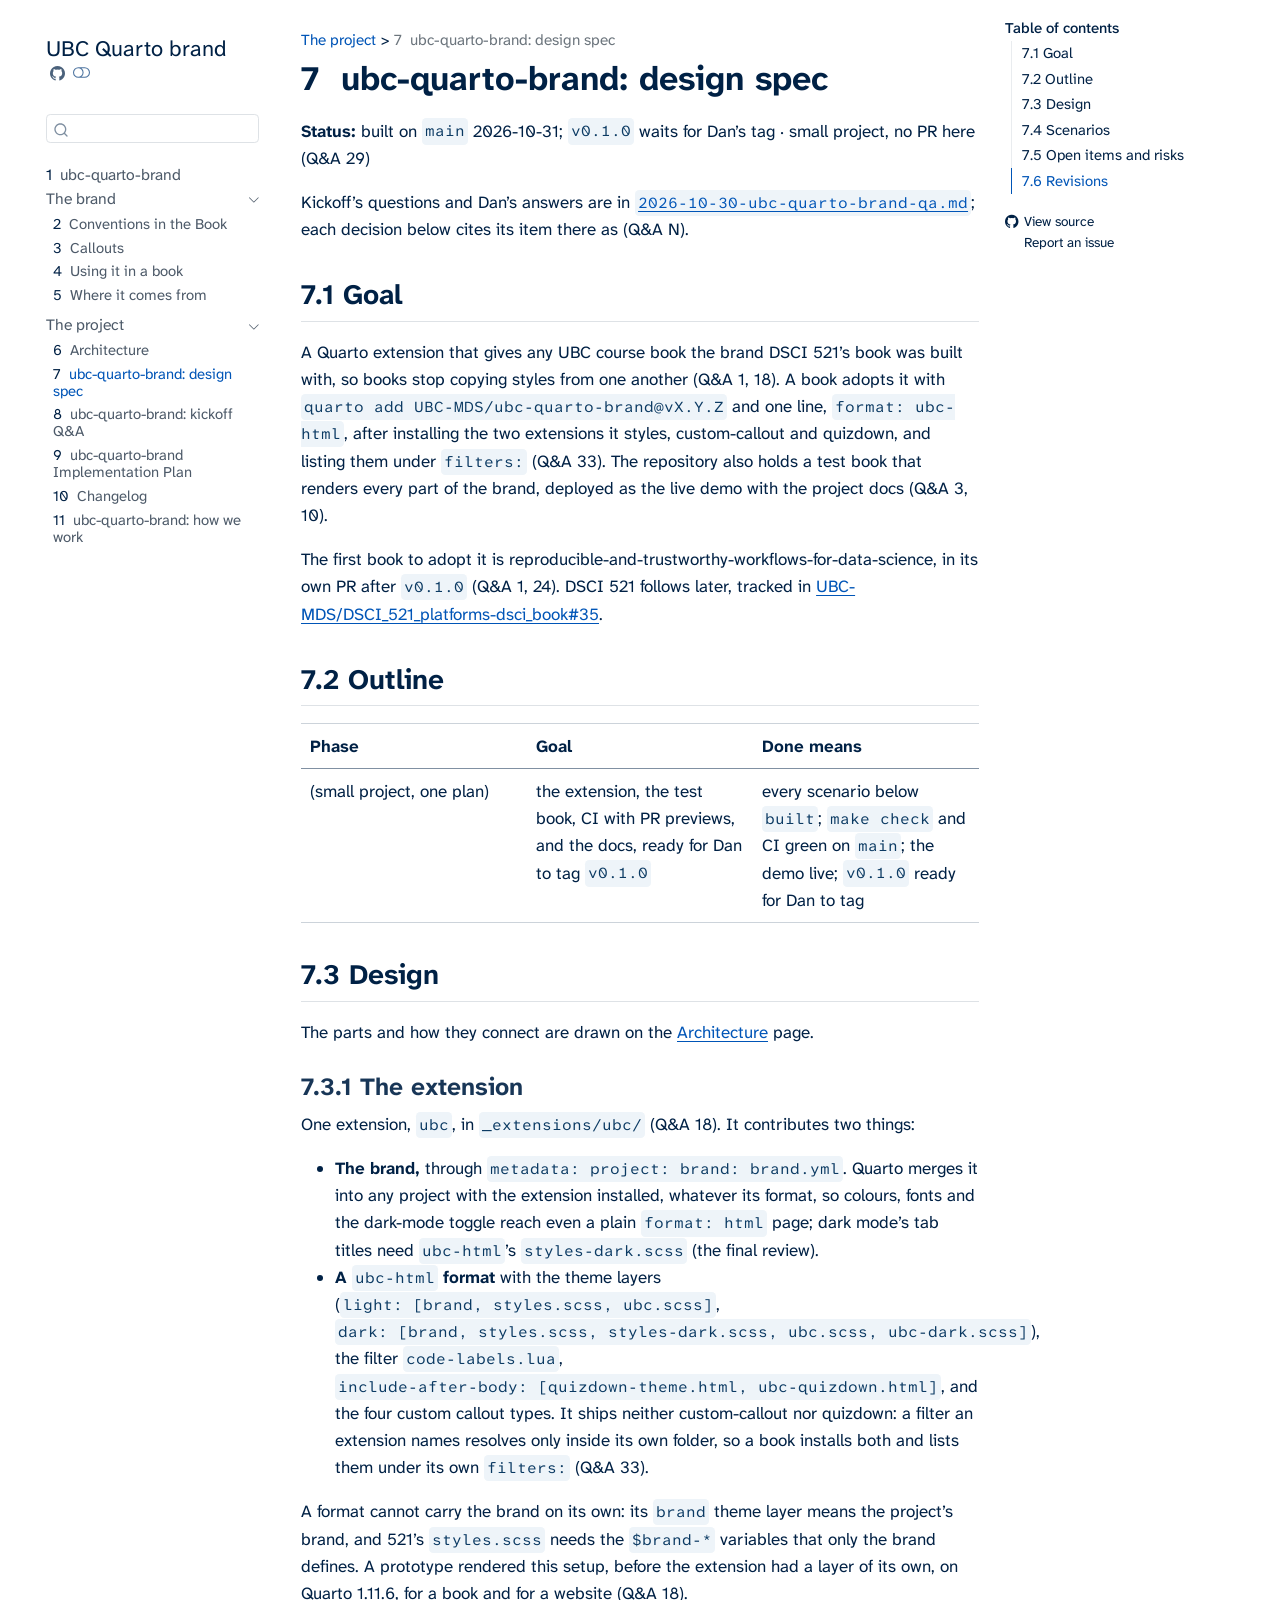
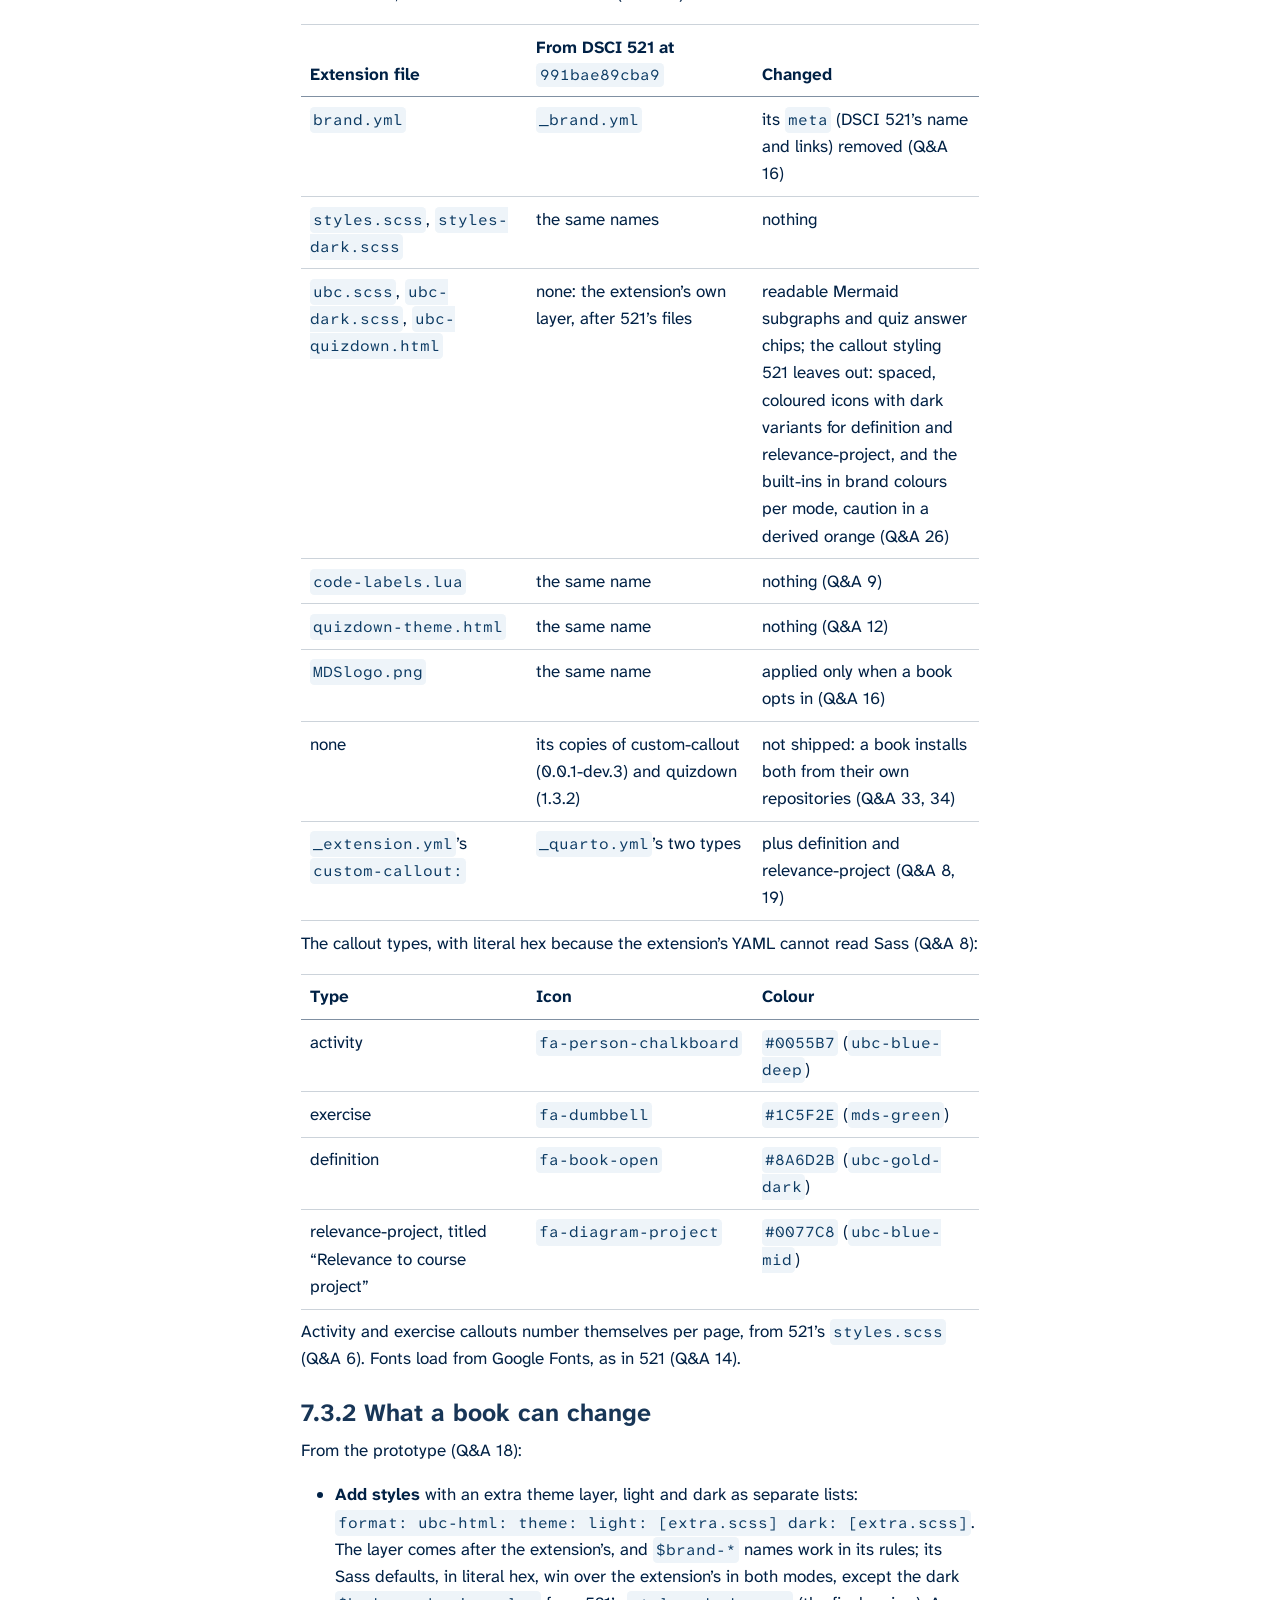
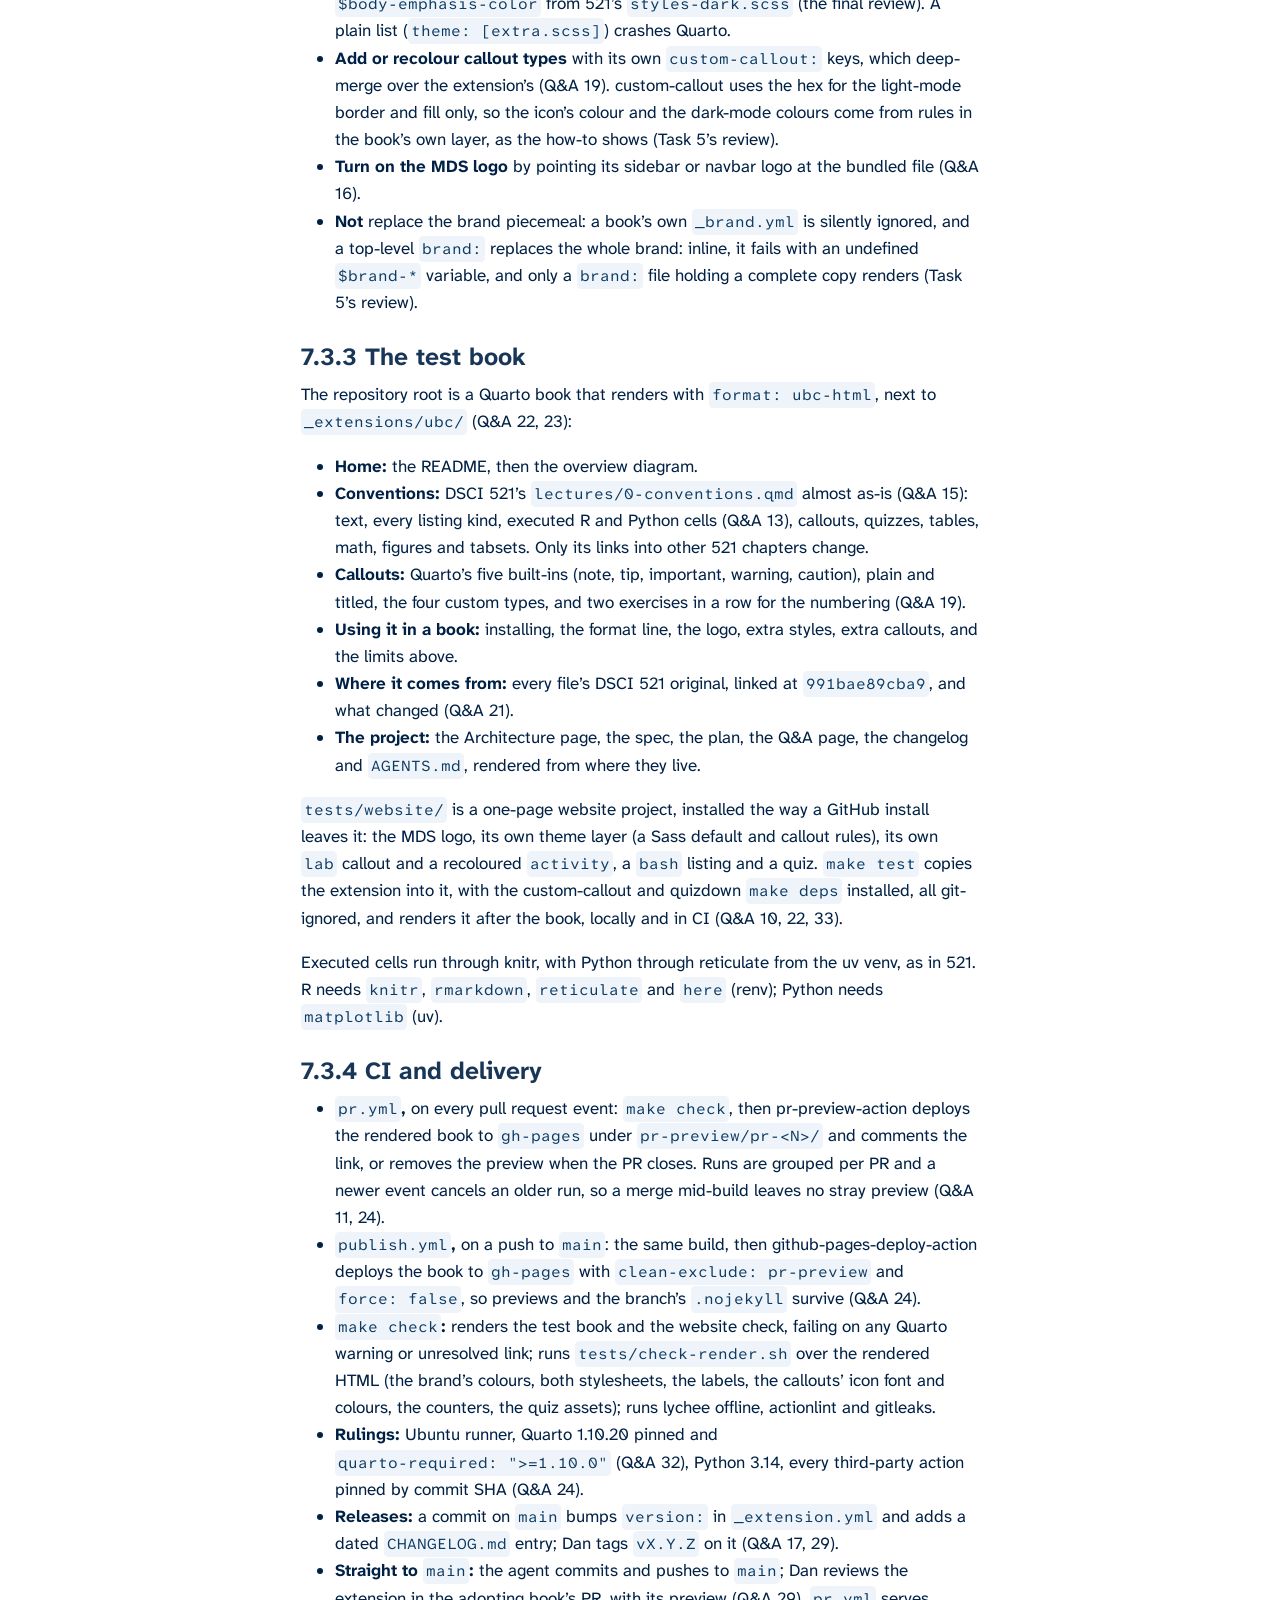
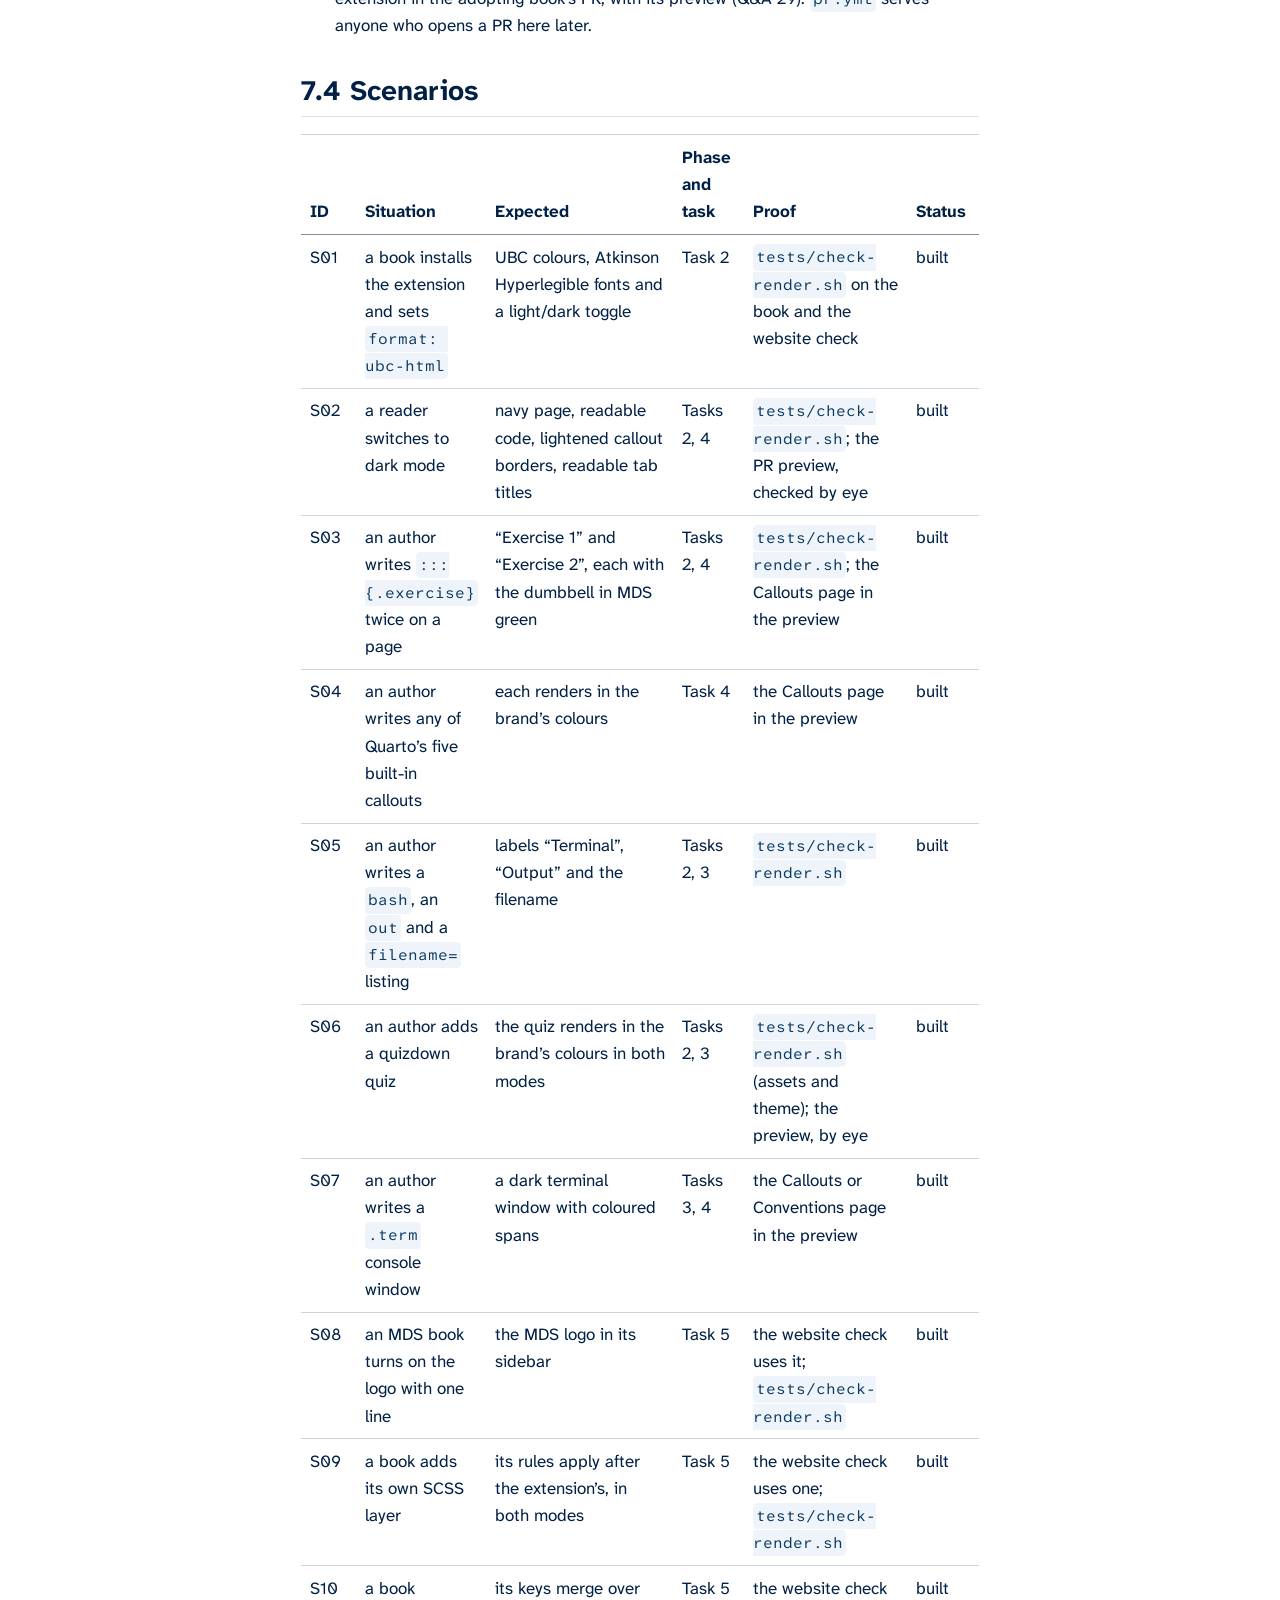
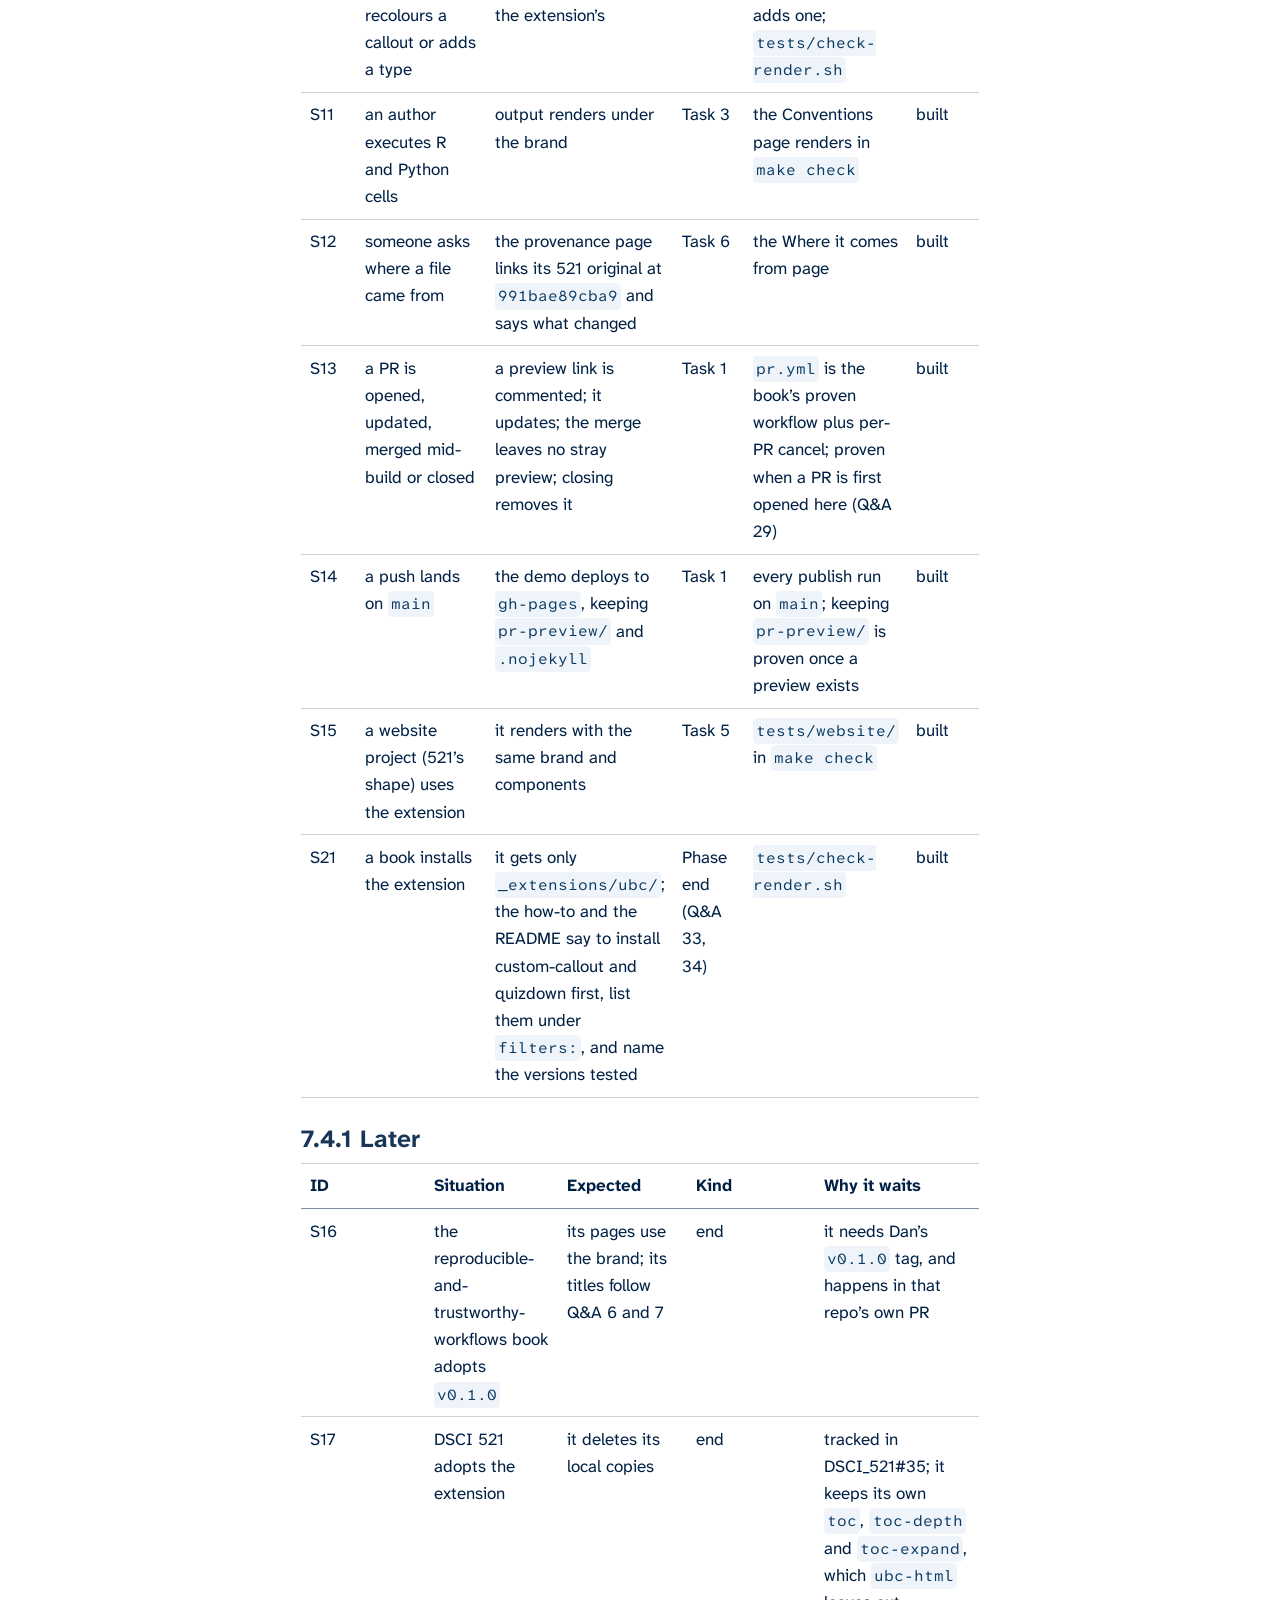
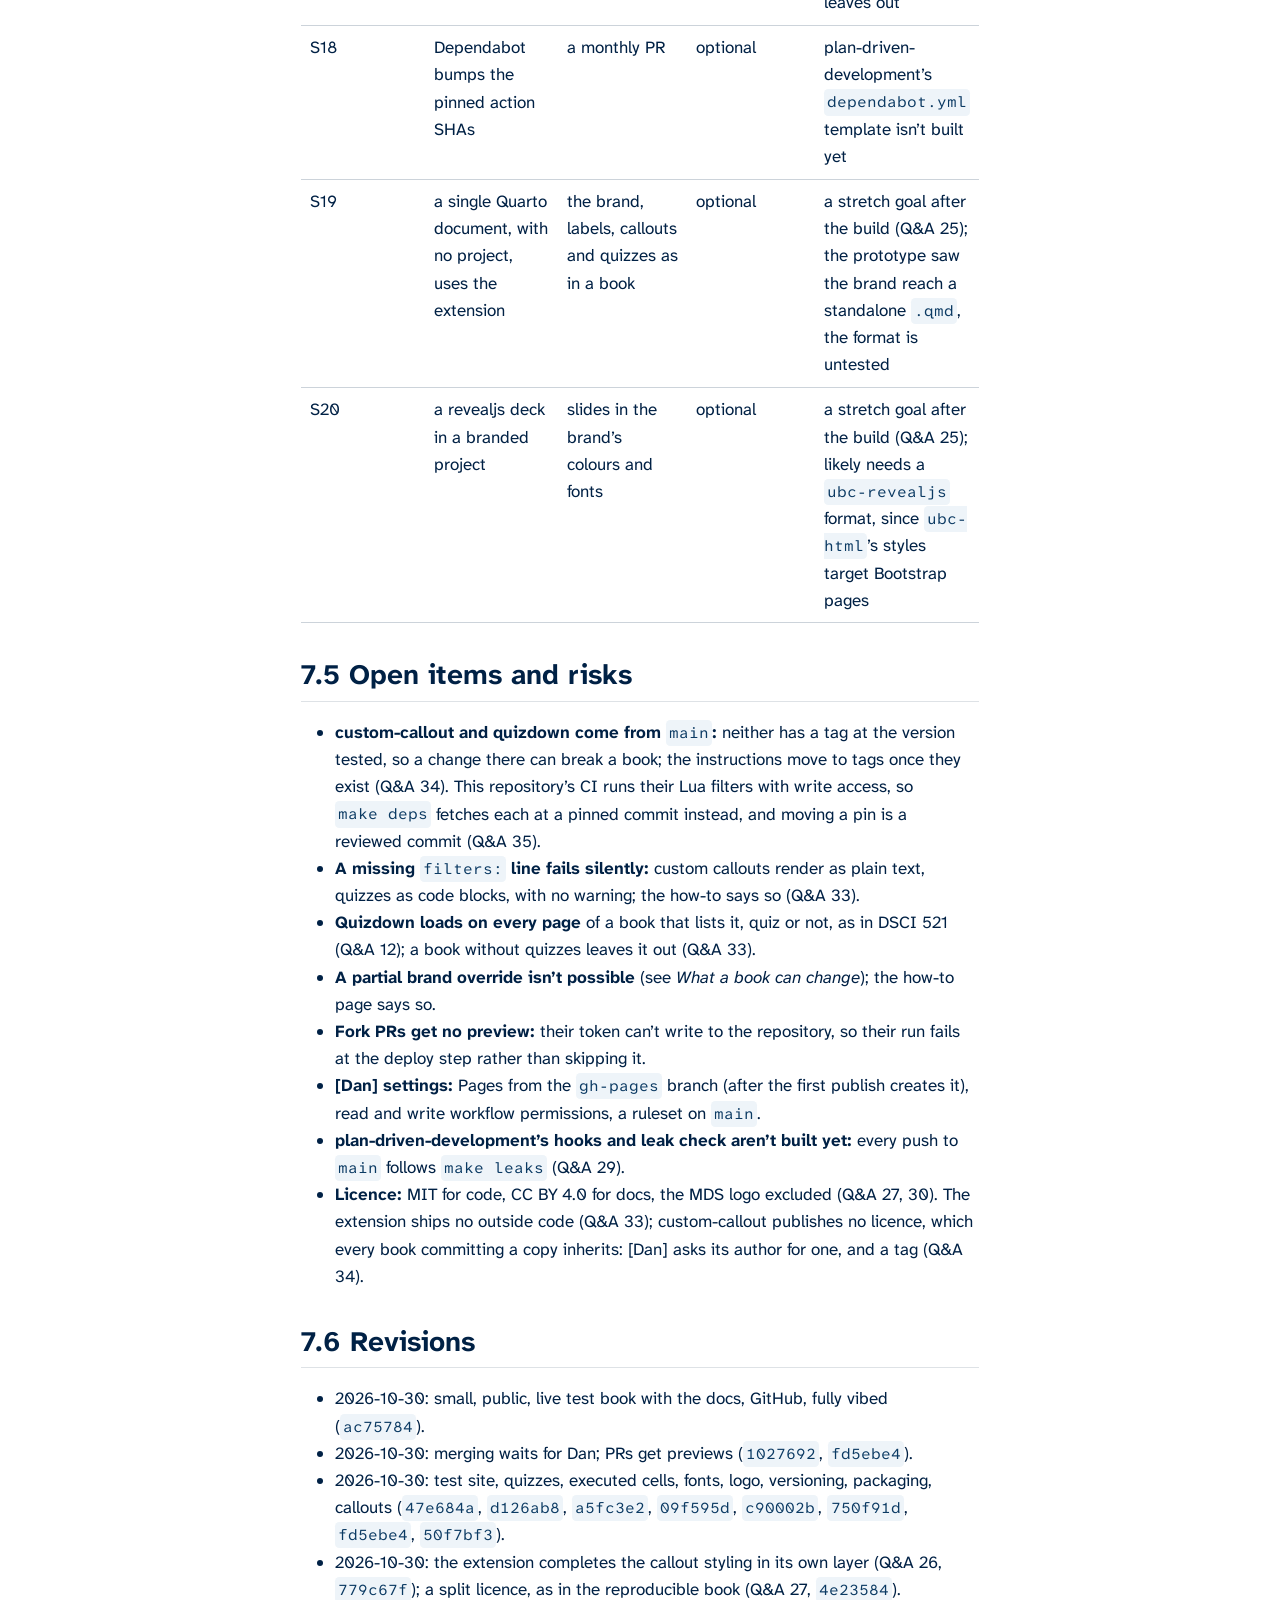
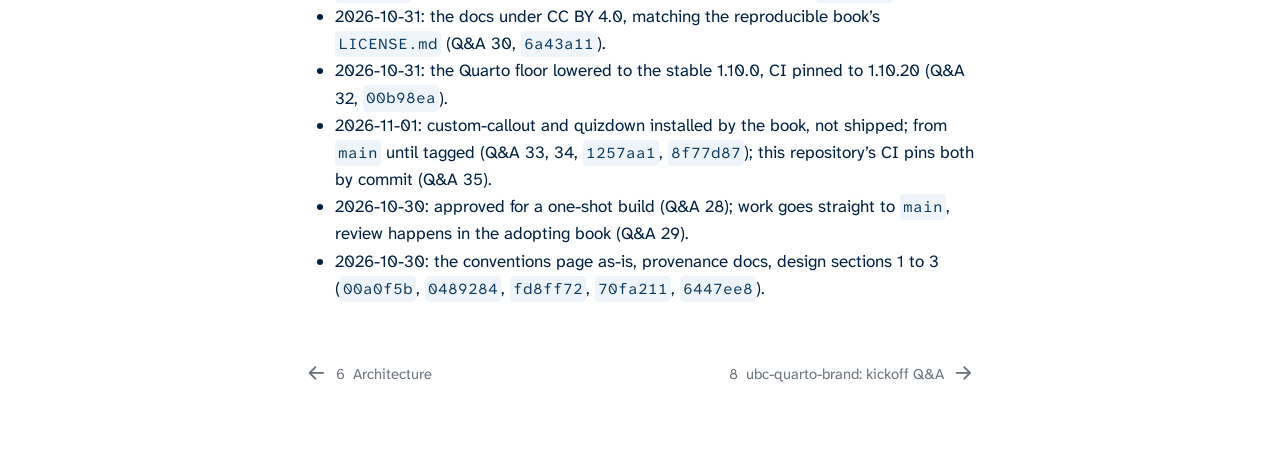
<file: docs/superpowers/specs/2026-10-30-ubc-quarto-brand-design.html>
<!DOCTYPE html>
<html xmlns="http://www.w3.org/1999/xhtml" lang="en" xml:lang="en"><head>

<meta charset="utf-8">
<meta name="generator" content="quarto-1.10.20">

<meta name="viewport" content="width=device-width, initial-scale=1.0, user-scalable=yes">


<title>7&nbsp; ubc-quarto-brand: design spec – UBC Quarto brand</title>
<style>
/* Default styles provided by pandoc.
** See https://pandoc.org/MANUAL.html#variables-for-html for config info.
*/
span.smallcaps{font-variant: small-caps;}
div.columns{display: flex; gap: 1.5em;}
div.column{flex: auto;}
@media screen {
div.columns{gap: min(4vw, 1.5em);}
div.column{overflow-x: auto;}
}
div.hanging-indent{margin-left: 1.5em; text-indent: -1.5em;}
ul.task-list{list-style: none;}
ul.task-list li input[type="checkbox"] {
  width: 0.8em;
  margin: 0 0.8em 0.2em -1em; /* quarto-specific, see https://github.com/quarto-dev/quarto-cli/issues/4556 */ 
  vertical-align: middle;
}
</style>


<script src="../../../site_libs/quarto-nav/quarto-nav.js"></script>
<script src="../../../site_libs/quarto-nav/headroom.min.js"></script>
<script src="../../../site_libs/clipboard/clipboard.min.js"></script>
<script src="../../../site_libs/quarto-search/autocomplete.umd.js"></script>
<script src="../../../site_libs/quarto-search/fuse.min.js"></script>
<script src="../../../site_libs/quarto-search/quarto-search.js"></script>
<meta name="quarto:offset" content="../../../">
<link href="../../../docs/superpowers/specs/2026-10-30-ubc-quarto-brand-qa.html" rel="next">
<link href="../../../docs/architecture.html" rel="prev">
<script src="../../../site_libs/quarto-html/quarto.js" type="module"></script>
<script src="../../../site_libs/quarto-html/tabsets/tabsets.js" type="module"></script>
<script src="../../../site_libs/quarto-html/popper.min.js"></script>
<script src="../../../site_libs/quarto-html/tippy.umd.min.js"></script>
<script src="../../../site_libs/quarto-html/anchor.min.js"></script>
<link href="../../../site_libs/quarto-html/tippy.css" rel="stylesheet">
<link href="../../../site_libs/quarto-html/quarto-syntax-highlighting-f889043e3c54bf7efdfb7d1d9535202f.css" rel="stylesheet" class="quarto-color-scheme" id="quarto-text-highlighting-styles">
<link href="../../../site_libs/quarto-html/quarto-syntax-highlighting-dark-23639e6fe4e7578a8cfaaf12ed2607d8.css" rel="stylesheet" class="quarto-color-scheme quarto-color-alternate" id="quarto-text-highlighting-styles">
<link href="../../../site_libs/quarto-html/quarto-syntax-highlighting-f889043e3c54bf7efdfb7d1d9535202f.css" rel="stylesheet" class="quarto-color-scheme-extra" id="quarto-text-highlighting-styles">
<script src="../../../site_libs/bootstrap/bootstrap.min.js"></script>
<link href="../../../site_libs/bootstrap/bootstrap-icons.css" rel="stylesheet">
<link href="../../../site_libs/bootstrap/bootstrap-81bf03a3967731642e7eb284a8c09976.min.css" rel="stylesheet" append-hash="true" class="quarto-color-scheme" id="quarto-bootstrap" data-mode="light">
<link href="../../../site_libs/bootstrap/bootstrap-dark-c42c1422013b57fbf50f92504afcb421.min.css" rel="stylesheet" append-hash="true" class="quarto-color-scheme quarto-color-alternate" id="quarto-bootstrap" data-mode="dark">
<link href="../../../site_libs/bootstrap/bootstrap-81bf03a3967731642e7eb284a8c09976.min.css" rel="stylesheet" append-hash="true" class="quarto-color-scheme-extra" id="quarto-bootstrap" data-mode="light">
<script src="../../../site_libs/quarto-contrib/quizdown-1.3.2/quizdown.js"></script>
<script src="../../../site_libs/quarto-contrib/quizdown-1.3.2/quizdownKatex.js"></script>
<script src="../../../site_libs/quarto-contrib/quizdown-1.3.2/quizdownHighlight.js"></script>
<script src="../../../site_libs/quarto-contrib/quizdown-1.3.2/quizdown-init.js"></script>
<link href="../../../site_libs/quarto-contrib/fontawesome-7-free-7.2.0/fontawesome.css" rel="stylesheet">
<script id="quarto-search-options" type="application/json">{
  "location": "sidebar",
  "copy-button": false,
  "collapse-after": 3,
  "panel-placement": "start",
  "type": "textbox",
  "limit": 50,
  "keyboard-shortcut": [
    "f",
    "/",
    "s"
  ],
  "show-item-context": false,
  "language": {
    "search-no-results-text": "No results",
    "search-matching-documents-text": "matching documents",
    "search-copy-link-title": "Copy link to search",
    "search-hide-matches-text": "Hide additional matches",
    "search-more-match-text": "more match in this document",
    "search-more-matches-text": "more matches in this document",
    "search-clear-button-title": "Clear",
    "search-text-placeholder": "",
    "search-detached-cancel-button-title": "Cancel",
    "search-submit-button-title": "Submit",
    "search-label": "Search"
  }
}</script>
<style>
div.callout-definition.callout {
  border-left-color: #8A6D2B;
}
div.callout-definition.callout-style-default .callout-header {
  background-color: rgba(138, 109, 43, 0.13);
}
div.callout-definition .callout-toggle::before {  background-image: url('data:image/svg+xml,<svg xmlns="http://www.w3.org/2000/svg" width="16" height="16" fill="rgb(33, 37, 41)" class="bi bi-chevron-down" viewBox="0 0 16 16"><path fill-rule="evenodd" d="M1.646 4.646a.5.5 0 0 1 .708 0L8 10.293l5.646-5.647a.5.5 0 0 1 .708.708l-6 6a.5.5 0 0 1-.708 0l-6-6a.5.5 0 0 1 0-.708z"/></svg>');}
div.callout-definition.callout-style-default .callout-icon::before, div.callout-definition.callout-titled .callout-icon::before {
  font-family: 'Font Awesome 7 Free';
  font-weight: 900;
  font-style: normal;
  content: '\f518' !important;
  background-image: none;
}
div.callout-activity.callout {
  border-left-color: #0055B7;
}
div.callout-activity.callout-style-default .callout-header {
  background-color: rgba(0, 85, 183, 0.13);
}
div.callout-activity .callout-toggle::before {  background-image: url('data:image/svg+xml,<svg xmlns="http://www.w3.org/2000/svg" width="16" height="16" fill="rgb(33, 37, 41)" class="bi bi-chevron-down" viewBox="0 0 16 16"><path fill-rule="evenodd" d="M1.646 4.646a.5.5 0 0 1 .708 0L8 10.293l5.646-5.647a.5.5 0 0 1 .708.708l-6 6a.5.5 0 0 1-.708 0l-6-6a.5.5 0 0 1 0-.708z"/></svg>');}
div.callout-activity.callout-style-default .callout-icon::before, div.callout-activity.callout-titled .callout-icon::before {
  font-family: 'Font Awesome 7 Free';
  font-weight: 900;
  font-style: normal;
  content: '\e53d' !important;
  background-image: none;
}
div.callout-relevance-project.callout {
  border-left-color: #0077C8;
}
div.callout-relevance-project.callout-style-default .callout-header {
  background-color: rgba(0, 119, 200, 0.13);
}
div.callout-relevance-project .callout-toggle::before {  background-image: url('data:image/svg+xml,<svg xmlns="http://www.w3.org/2000/svg" width="16" height="16" fill="rgb(33, 37, 41)" class="bi bi-chevron-down" viewBox="0 0 16 16"><path fill-rule="evenodd" d="M1.646 4.646a.5.5 0 0 1 .708 0L8 10.293l5.646-5.647a.5.5 0 0 1 .708.708l-6 6a.5.5 0 0 1-.708 0l-6-6a.5.5 0 0 1 0-.708z"/></svg>');}
div.callout-relevance-project.callout-style-default .callout-icon::before, div.callout-relevance-project.callout-titled .callout-icon::before {
  font-family: 'Font Awesome 7 Free';
  font-weight: 900;
  font-style: normal;
  content: '\f542' !important;
  background-image: none;
}
div.callout-exercise.callout {
  border-left-color: #1C5F2E;
}
div.callout-exercise.callout-style-default .callout-header {
  background-color: rgba(28, 95, 46, 0.13);
}
div.callout-exercise .callout-toggle::before {  background-image: url('data:image/svg+xml,<svg xmlns="http://www.w3.org/2000/svg" width="16" height="16" fill="rgb(33, 37, 41)" class="bi bi-chevron-down" viewBox="0 0 16 16"><path fill-rule="evenodd" d="M1.646 4.646a.5.5 0 0 1 .708 0L8 10.293l5.646-5.647a.5.5 0 0 1 .708.708l-6 6a.5.5 0 0 1-.708 0l-6-6a.5.5 0 0 1 0-.708z"/></svg>');}
div.callout-exercise.callout-style-default .callout-icon::before, div.callout-exercise.callout-titled .callout-icon::before {
  font-family: 'Font Awesome 7 Free';
  font-weight: 900;
  font-style: normal;
  content: '\f44b' !important;
  background-image: none;
}
</style>


</head>

<body class="nav-sidebar floating quarto-light"><script id="quarto-html-before-body" type="application/javascript">
    const toggleBodyColorMode = (bsSheetEl) => {
      const mode = bsSheetEl.getAttribute("data-mode");
      const bodyEl = window.document.querySelector("body");
      if (mode === "dark") {
        bodyEl.classList.add("quarto-dark");
        bodyEl.classList.remove("quarto-light");
      } else {
        bodyEl.classList.add("quarto-light");
        bodyEl.classList.remove("quarto-dark");
      }
    }
    const toggleBodyColorPrimary = () => {
      const bsSheetEl = window.document.querySelector("link#quarto-bootstrap:not([rel=disabled-stylesheet])");
      if (bsSheetEl) {
        toggleBodyColorMode(bsSheetEl);
      }
    }
    const setColorSchemeToggle = (alternate) => {
      const toggles = window.document.querySelectorAll('.quarto-color-scheme-toggle');
      for (let i=0; i < toggles.length; i++) {
        const toggle = toggles[i];
        if (toggle) {
          if (alternate) {
            toggle.classList.add("alternate");
          } else {
            toggle.classList.remove("alternate");
          }
        }
      }
    };
    const toggleColorMode = (alternate) => {
      // Switch the stylesheets
      const primaryStylesheets = window.document.querySelectorAll('link.quarto-color-scheme:not(.quarto-color-alternate)');
      const alternateStylesheets = window.document.querySelectorAll('link.quarto-color-scheme.quarto-color-alternate');
      manageTransitions('#quarto-margin-sidebar .nav-link', false);
      if (alternate) {
        // note: dark is layered on light, we don't disable primary!
        enableStylesheet(alternateStylesheets);
        for (const sheetNode of alternateStylesheets) {
          if (sheetNode.id === "quarto-bootstrap") {
            toggleBodyColorMode(sheetNode);
          }
        }
      } else {
        disableStylesheet(alternateStylesheets);
        enableStylesheet(primaryStylesheets)
        toggleBodyColorPrimary();
      }
      manageTransitions('#quarto-margin-sidebar .nav-link', true);
      // Switch the toggles
      setColorSchemeToggle(alternate)
      // Hack to workaround the fact that safari doesn't
      // properly recolor the scrollbar when toggling (#1455)
      if (navigator.userAgent.indexOf('Safari') > 0 && navigator.userAgent.indexOf('Chrome') == -1) {
        manageTransitions("body", false);
        window.scrollTo(0, 1);
        setTimeout(() => {
          window.scrollTo(0, 0);
          manageTransitions("body", true);
        }, 40);
      }
    }
    const disableStylesheet = (stylesheets) => {
      for (let i=0; i < stylesheets.length; i++) {
        const stylesheet = stylesheets[i];
        stylesheet.rel = 'disabled-stylesheet';
      }
    }
    const enableStylesheet = (stylesheets) => {
      for (let i=0; i < stylesheets.length; i++) {
        const stylesheet = stylesheets[i];
        if(stylesheet.rel !== 'stylesheet') { // for Chrome, which will still FOUC without this check
          stylesheet.rel = 'stylesheet';
        }
      }
    }
    const manageTransitions = (selector, allowTransitions) => {
      const els = window.document.querySelectorAll(selector);
      for (let i=0; i < els.length; i++) {
        const el = els[i];
        if (allowTransitions) {
          el.classList.remove('notransition');
        } else {
          el.classList.add('notransition');
        }
      }
    }
    const isFileUrl = () => {
      return window.location.protocol === 'file:';
    }
    const hasAlternateSentinel = () => {
      let styleSentinel = getColorSchemeSentinel();
      if (styleSentinel !== null) {
        return styleSentinel === "alternate";
      } else {
        return false;
      }
    }
    const setStyleSentinel = (alternate) => {
      const value = alternate ? "alternate" : "default";
      if (!isFileUrl()) {
        window.localStorage.setItem("quarto-color-scheme", value);
      } else {
        localAlternateSentinel = value;
      }
    }
    const getColorSchemeSentinel = () => {
      if (!isFileUrl()) {
        const storageValue = window.localStorage.getItem("quarto-color-scheme");
        return storageValue != null ? storageValue : localAlternateSentinel;
      } else {
        return localAlternateSentinel;
      }
    }
    const toggleGiscusIfUsed = (isAlternate, darkModeDefault) => {
      const baseTheme = document.querySelector('#giscus-base-theme')?.value ?? 'light';
      const alternateTheme = document.querySelector('#giscus-alt-theme')?.value ?? 'dark';
      let newTheme = '';
      if(authorPrefersDark) {
        newTheme = isAlternate ? baseTheme : alternateTheme;
      } else {
        newTheme = isAlternate ? alternateTheme : baseTheme;
      }
      const changeGiscusTheme = () => {
        // From: https://github.com/giscus/giscus/issues/336
        const sendMessage = (message) => {
          const iframe = document.querySelector('iframe.giscus-frame');
          if (!iframe) return;
          iframe.contentWindow.postMessage({ giscus: message }, 'https://giscus.app');
        }
        sendMessage({
          setConfig: {
            theme: newTheme
          }
        });
      }
      const isGiscussLoaded = window.document.querySelector('iframe.giscus-frame') !== null;
      if (isGiscussLoaded) {
        changeGiscusTheme();
      }
    };
    const authorPrefersDark = false;
    const darkModeDefault = authorPrefersDark;
      document.querySelector('link#quarto-text-highlighting-styles.quarto-color-scheme-extra').rel = 'disabled-stylesheet';
      document.querySelector('link#quarto-bootstrap.quarto-color-scheme-extra').rel = 'disabled-stylesheet';
    let localAlternateSentinel = darkModeDefault ? 'alternate' : 'default';
    // Dark / light mode switch
    window.quartoToggleColorScheme = () => {
      // Read the current dark / light value
      let toAlternate = !hasAlternateSentinel();
      toggleColorMode(toAlternate);
      setStyleSentinel(toAlternate);
      toggleGiscusIfUsed(toAlternate, darkModeDefault);
      window.dispatchEvent(new Event('resize'));
    };
    // Switch to dark mode if need be
    if (hasAlternateSentinel()) {
      toggleColorMode(true);
    } else {
      toggleColorMode(false);
    }
  </script>

<div id="quarto-search-results"></div>
  <header id="quarto-header" class="headroom fixed-top">
  <nav class="quarto-secondary-nav">
    <div class="container-fluid d-flex">
      <button type="button" class="quarto-btn-toggle btn" data-bs-toggle="collapse" role="button" data-bs-target=".quarto-sidebar-collapse-item" aria-controls="quarto-sidebar" aria-expanded="false" aria-label="Toggle sidebar navigation" onclick="if (window.quartoToggleHeadroom) { window.quartoToggleHeadroom(); }">
        <i class="bi bi-layout-text-sidebar-reverse"></i>
      </button>
        <nav class="quarto-page-breadcrumbs" aria-label="breadcrumb"><ol class="breadcrumb"><li class="breadcrumb-item"><a href="../../../docs/architecture.html">The project</a></li><li class="breadcrumb-item"><a href="../../../docs/superpowers/specs/2026-10-30-ubc-quarto-brand-design.html"><span class="chapter-number">7</span>&nbsp; <span class="chapter-title">ubc-quarto-brand: design spec</span></a></li></ol></nav>
        <a class="flex-grow-1" role="navigation" data-bs-toggle="collapse" data-bs-target=".quarto-sidebar-collapse-item" aria-controls="quarto-sidebar" aria-expanded="false" aria-label="Toggle sidebar navigation" onclick="if (window.quartoToggleHeadroom) { window.quartoToggleHeadroom(); }">      
        </a>
      <button type="button" class="btn quarto-search-button" aria-label="Search" onclick="window.quartoOpenSearch();">
        <i class="bi bi-search"></i>
      </button>
    </div>
  </nav>
</header>
<!-- content -->
<div id="quarto-content" class="quarto-container page-columns page-rows-contents page-layout-article">
<!-- sidebar -->
  <nav id="quarto-sidebar" class="sidebar collapse collapse-horizontal quarto-sidebar-collapse-item sidebar-navigation floating overflow-auto">
    <div class="pt-lg-2 mt-2 text-left sidebar-header">
    <div class="sidebar-title mb-0 py-0">
      <a href="../../../">UBC Quarto brand</a> 
        <div class="sidebar-tools-main">
    <a href="https://github.com/UBC-MDS/ubc-quarto-brand" title="Source Code" class="quarto-navigation-tool px-1" aria-label="Source Code"><i class="bi bi-github"></i></a>
  <a href="" class="quarto-color-scheme-toggle quarto-navigation-tool  px-1" onclick="window.quartoToggleColorScheme(); return false;" title="Toggle dark mode"><i class="bi"></i></a>
</div>
    </div>
      </div>
        <div class="mt-2 flex-shrink-0 align-items-center">
        <div class="sidebar-search">
        <div id="quarto-search" class="" title="Search"></div>
        </div>
        </div>
    <div class="sidebar-menu-container"> 
    <ul class="list-unstyled mt-1">
        <li class="sidebar-item">
  <div class="sidebar-item-container"> 
  <a href="../../../index.html" class="sidebar-item-text sidebar-link">
 <span class="menu-text"><span class="chapter-number">1</span>&nbsp; <span class="chapter-title">ubc-quarto-brand</span></span></a>
  </div>
</li>
        <li class="sidebar-item sidebar-item-section">
      <div class="sidebar-item-container"> 
            <a class="sidebar-item-text sidebar-link text-start" data-bs-toggle="collapse" data-bs-target="#quarto-sidebar-section-1" role="navigation" aria-expanded="true">
 <span class="menu-text">The brand</span></a>
          <a class="sidebar-item-toggle text-start" data-bs-toggle="collapse" data-bs-target="#quarto-sidebar-section-1" role="navigation" aria-expanded="true" aria-label="Toggle section">
            <i class="bi bi-chevron-right ms-2"></i>
          </a> 
      </div>
      <ul id="quarto-sidebar-section-1" class="collapse list-unstyled sidebar-section depth1 show">  
          <li class="sidebar-item">
  <div class="sidebar-item-container"> 
  <a href="../../../chapters/book-conventions.html" class="sidebar-item-text sidebar-link">
 <span class="menu-text"><span class="chapter-number">2</span>&nbsp; <span class="chapter-title">Conventions in the Book</span></span></a>
  </div>
</li>
          <li class="sidebar-item">
  <div class="sidebar-item-container"> 
  <a href="../../../chapters/callouts.html" class="sidebar-item-text sidebar-link">
 <span class="menu-text"><span class="chapter-number">3</span>&nbsp; <span class="chapter-title">Callouts</span></span></a>
  </div>
</li>
          <li class="sidebar-item">
  <div class="sidebar-item-container"> 
  <a href="../../../chapters/using.html" class="sidebar-item-text sidebar-link">
 <span class="menu-text"><span class="chapter-number">4</span>&nbsp; <span class="chapter-title">Using it in a book</span></span></a>
  </div>
</li>
          <li class="sidebar-item">
  <div class="sidebar-item-container"> 
  <a href="../../../chapters/provenance.html" class="sidebar-item-text sidebar-link">
 <span class="menu-text"><span class="chapter-number">5</span>&nbsp; <span class="chapter-title">Where it comes from</span></span></a>
  </div>
</li>
      </ul>
  </li>
        <li class="sidebar-item sidebar-item-section">
      <div class="sidebar-item-container"> 
            <a class="sidebar-item-text sidebar-link text-start" data-bs-toggle="collapse" data-bs-target="#quarto-sidebar-section-2" role="navigation" aria-expanded="true">
 <span class="menu-text">The project</span></a>
          <a class="sidebar-item-toggle text-start" data-bs-toggle="collapse" data-bs-target="#quarto-sidebar-section-2" role="navigation" aria-expanded="true" aria-label="Toggle section">
            <i class="bi bi-chevron-right ms-2"></i>
          </a> 
      </div>
      <ul id="quarto-sidebar-section-2" class="collapse list-unstyled sidebar-section depth1 show">  
          <li class="sidebar-item">
  <div class="sidebar-item-container"> 
  <a href="../../../docs/architecture.html" class="sidebar-item-text sidebar-link">
 <span class="menu-text"><span class="chapter-number">6</span>&nbsp; <span class="chapter-title">Architecture</span></span></a>
  </div>
</li>
          <li class="sidebar-item">
  <div class="sidebar-item-container"> 
  <a href="../../../docs/superpowers/specs/2026-10-30-ubc-quarto-brand-design.html" class="sidebar-item-text sidebar-link active">
 <span class="menu-text"><span class="chapter-number">7</span>&nbsp; <span class="chapter-title">ubc-quarto-brand: design spec</span></span></a>
  </div>
</li>
          <li class="sidebar-item">
  <div class="sidebar-item-container"> 
  <a href="../../../docs/superpowers/specs/2026-10-30-ubc-quarto-brand-qa.html" class="sidebar-item-text sidebar-link">
 <span class="menu-text"><span class="chapter-number">8</span>&nbsp; <span class="chapter-title">ubc-quarto-brand: kickoff Q&amp;A</span></span></a>
  </div>
</li>
          <li class="sidebar-item">
  <div class="sidebar-item-container"> 
  <a href="../../../docs/superpowers/plans/2026-10-30-ubc-quarto-brand.html" class="sidebar-item-text sidebar-link">
 <span class="menu-text"><span class="chapter-number">9</span>&nbsp; <span class="chapter-title">ubc-quarto-brand Implementation Plan</span></span></a>
  </div>
</li>
          <li class="sidebar-item">
  <div class="sidebar-item-container"> 
  <a href="../../../CHANGELOG.html" class="sidebar-item-text sidebar-link">
 <span class="menu-text"><span class="chapter-number">10</span>&nbsp; <span class="chapter-title">Changelog</span></span></a>
  </div>
</li>
          <li class="sidebar-item">
  <div class="sidebar-item-container"> 
  <a href="../../../AGENTS.html" class="sidebar-item-text sidebar-link">
 <span class="menu-text"><span class="chapter-number">11</span>&nbsp; <span class="chapter-title">ubc-quarto-brand: how we work</span></span></a>
  </div>
</li>
      </ul>
  </li>
    </ul>
    </div>
</nav>
<div id="quarto-sidebar-glass" class="quarto-sidebar-collapse-item" data-bs-toggle="collapse" data-bs-target=".quarto-sidebar-collapse-item"></div>
<!-- margin-sidebar -->
    <div id="quarto-margin-sidebar" class="sidebar margin-sidebar">
        <nav id="TOC" role="doc-toc" class="toc-active">
    <h2 id="toc-title">Table of contents</h2>
   
  <ul>
  <li><a href="#goal" id="toc-goal" class="nav-link active" data-scroll-target="#goal"><span class="header-section-number">7.1</span> Goal</a></li>
  <li><a href="#outline" id="toc-outline" class="nav-link" data-scroll-target="#outline"><span class="header-section-number">7.2</span> Outline</a></li>
  <li><a href="#design" id="toc-design" class="nav-link" data-scroll-target="#design"><span class="header-section-number">7.3</span> Design</a>
  <ul class="collapse">
  <li><a href="#the-extension" id="toc-the-extension" class="nav-link" data-scroll-target="#the-extension"><span class="header-section-number">7.3.1</span> The extension</a></li>
  <li><a href="#what-a-book-can-change" id="toc-what-a-book-can-change" class="nav-link" data-scroll-target="#what-a-book-can-change"><span class="header-section-number">7.3.2</span> What a book can change</a></li>
  <li><a href="#the-test-book" id="toc-the-test-book" class="nav-link" data-scroll-target="#the-test-book"><span class="header-section-number">7.3.3</span> The test book</a></li>
  <li><a href="#ci-and-delivery" id="toc-ci-and-delivery" class="nav-link" data-scroll-target="#ci-and-delivery"><span class="header-section-number">7.3.4</span> CI and delivery</a></li>
  </ul></li>
  <li><a href="#scenarios" id="toc-scenarios" class="nav-link" data-scroll-target="#scenarios"><span class="header-section-number">7.4</span> Scenarios</a>
  <ul class="collapse">
  <li><a href="#later" id="toc-later" class="nav-link" data-scroll-target="#later"><span class="header-section-number">7.4.1</span> Later</a></li>
  </ul></li>
  <li><a href="#open-items-and-risks" id="toc-open-items-and-risks" class="nav-link" data-scroll-target="#open-items-and-risks"><span class="header-section-number">7.5</span> Open items and risks</a></li>
  <li><a href="#revisions" id="toc-revisions" class="nav-link" data-scroll-target="#revisions"><span class="header-section-number">7.6</span> Revisions</a></li>
  </ul>
<div class="toc-actions"><ul><li><a href="https://github.com/UBC-MDS/ubc-quarto-brand/blob/main/docs/superpowers/specs/2026-10-30-ubc-quarto-brand-design.md" class="toc-action"><i class="bi bi-github"></i>View source</a></li><li><a href="https://github.com/UBC-MDS/ubc-quarto-brand/issues/new" class="toc-action"><i class="bi empty"></i>Report an issue</a></li></ul></div></nav>
    </div>
<!-- main -->
<main class="content" id="quarto-document-content">


<header id="title-block-header" class="quarto-title-block default"><nav class="quarto-page-breadcrumbs quarto-title-breadcrumbs d-none d-lg-block" aria-label="breadcrumb"><ol class="breadcrumb"><li class="breadcrumb-item"><a href="../../../docs/architecture.html">The project</a></li><li class="breadcrumb-item"><a href="../../../docs/superpowers/specs/2026-10-30-ubc-quarto-brand-design.html"><span class="chapter-number">7</span>&nbsp; <span class="chapter-title">ubc-quarto-brand: design spec</span></a></li></ol></nav>
<div class="quarto-title">
<h1 class="title"><span class="chapter-number">7</span>&nbsp; <span class="chapter-title">ubc-quarto-brand: design spec</span></h1>
</div>



<div class="quarto-title-meta">

    
  
    
  </div>
  


</header>


<p><strong>Status:</strong> built on <code>main</code> 2026-10-31; <code>v0.1.0</code> waits for Dan’s tag · small project, no PR here (Q&amp;A 29)</p>
<p>Kickoff’s questions and Dan’s answers are in <a href="../../../docs/superpowers/specs/2026-10-30-ubc-quarto-brand-qa.html"><code>2026-10-30-ubc-quarto-brand-qa.md</code></a>; each decision below cites its item there as (Q&amp;A N).</p>
<section id="goal" class="level2" data-number="7.1">
<h2 data-number="7.1" class="anchored" data-anchor-id="goal"><span class="header-section-number">7.1</span> Goal</h2>
<p>A Quarto extension that gives any UBC course book the brand DSCI 521’s book was built with, so books stop copying styles from one another (Q&amp;A 1, 18). A book adopts it with <code>quarto add UBC-MDS/ubc-quarto-brand@vX.Y.Z</code> and one line, <code>format: ubc-html</code>, after installing the two extensions it styles, custom-callout and quizdown, and listing them under <code>filters:</code> (Q&amp;A 33). The repository also holds a test book that renders every part of the brand, deployed as the live demo with the project docs (Q&amp;A 3, 10).</p>
<p>The first book to adopt it is reproducible-and-trustworthy-workflows-for-data-science, in its own PR after <code>v0.1.0</code> (Q&amp;A 1, 24). DSCI 521 follows later, tracked in <a href="https://github.com/UBC-MDS/DSCI_521_platforms-dsci_book/issues/35">UBC-MDS/DSCI_521_platforms-dsci_book#35</a>.</p>
</section>
<section id="outline" class="level2" data-number="7.2">
<h2 data-number="7.2" class="anchored" data-anchor-id="outline"><span class="header-section-number">7.2</span> Outline</h2>
<table class="caption-top table">
<colgroup>
<col style="width: 33%">
<col style="width: 33%">
<col style="width: 33%">
</colgroup>
<thead>
<tr class="header">
<th>Phase</th>
<th>Goal</th>
<th>Done means</th>
</tr>
</thead>
<tbody>
<tr class="odd">
<td>(small project, one plan)</td>
<td>the extension, the test book, CI with PR previews, and the docs, ready for Dan to tag <code>v0.1.0</code></td>
<td>every scenario below <code>built</code>; <code>make check</code> and CI green on <code>main</code>; the demo live; <code>v0.1.0</code> ready for Dan to tag</td>
</tr>
</tbody>
</table>
</section>
<section id="design" class="level2" data-number="7.3">
<h2 data-number="7.3" class="anchored" data-anchor-id="design"><span class="header-section-number">7.3</span> Design</h2>
<p>The parts and how they connect are drawn on the <a href="../../../docs/architecture.html">Architecture</a> page.</p>
<section id="the-extension" class="level3" data-number="7.3.1">
<h3 data-number="7.3.1" class="anchored" data-anchor-id="the-extension"><span class="header-section-number">7.3.1</span> The extension</h3>
<p>One extension, <code>ubc</code>, in <code>_extensions/ubc/</code> (Q&amp;A 18). It contributes two things:</p>
<ul>
<li><strong>The brand,</strong> through <code>metadata: project: brand: brand.yml</code>. Quarto merges it into any project with the extension installed, whatever its format, so colours, fonts and the dark-mode toggle reach even a plain <code>format: html</code> page; dark mode’s tab titles need <code>ubc-html</code>’s <code>styles-dark.scss</code> (the final review).</li>
<li><strong>A <code>ubc-html</code> format</strong> with the theme layers (<code>light: [brand, styles.scss, ubc.scss]</code>, <code>dark: [brand, styles.scss, styles-dark.scss, ubc.scss, ubc-dark.scss]</code>), the filter <code>code-labels.lua</code>, <code>include-after-body: [quizdown-theme.html, ubc-quizdown.html]</code>, and the four custom callout types. It ships neither custom-callout nor quizdown: a filter an extension names resolves only inside its own folder, so a book installs both and lists them under its own <code>filters:</code> (Q&amp;A 33).</li>
</ul>
<p>A format cannot carry the brand on its own: its <code>brand</code> theme layer means the project’s brand, and 521’s <code>styles.scss</code> needs the <code>$brand-*</code> variables that only the brand defines. A prototype rendered this setup, before the extension had a layer of its own, on Quarto 1.11.6, for a book and for a website (Q&amp;A 18).</p>
<table class="caption-top table">
<colgroup>
<col style="width: 33%">
<col style="width: 33%">
<col style="width: 33%">
</colgroup>
<thead>
<tr class="header">
<th>Extension file</th>
<th>From DSCI 521 at <code>991bae89cba9</code></th>
<th>Changed</th>
</tr>
</thead>
<tbody>
<tr class="odd">
<td><code>brand.yml</code></td>
<td><code>_brand.yml</code></td>
<td>its <code>meta</code> (DSCI 521’s name and links) removed (Q&amp;A 16)</td>
</tr>
<tr class="even">
<td><code>styles.scss</code>, <code>styles-dark.scss</code></td>
<td>the same names</td>
<td>nothing</td>
</tr>
<tr class="odd">
<td><code>ubc.scss</code>, <code>ubc-dark.scss</code>, <code>ubc-quizdown.html</code></td>
<td>none: the extension’s own layer, after 521’s files</td>
<td>readable Mermaid subgraphs and quiz answer chips; the callout styling 521 leaves out: spaced, coloured icons with dark variants for definition and relevance-project, and the built-ins in brand colours per mode, caution in a derived orange (Q&amp;A 26)</td>
</tr>
<tr class="even">
<td><code>code-labels.lua</code></td>
<td>the same name</td>
<td>nothing (Q&amp;A 9)</td>
</tr>
<tr class="odd">
<td><code>quizdown-theme.html</code></td>
<td>the same name</td>
<td>nothing (Q&amp;A 12)</td>
</tr>
<tr class="even">
<td><code>MDSlogo.png</code></td>
<td>the same name</td>
<td>applied only when a book opts in (Q&amp;A 16)</td>
</tr>
<tr class="odd">
<td>none</td>
<td>its copies of custom-callout (0.0.1-dev.3) and quizdown (1.3.2)</td>
<td>not shipped: a book installs both from their own repositories (Q&amp;A 33, 34)</td>
</tr>
<tr class="even">
<td><code>_extension.yml</code>’s <code>custom-callout:</code></td>
<td><code>_quarto.yml</code>’s two types</td>
<td>plus definition and relevance-project (Q&amp;A 8, 19)</td>
</tr>
</tbody>
</table>
<p>The callout types, with literal hex because the extension’s YAML cannot read Sass (Q&amp;A 8):</p>
<table class="caption-top table">
<colgroup>
<col style="width: 33%">
<col style="width: 33%">
<col style="width: 33%">
</colgroup>
<thead>
<tr class="header">
<th>Type</th>
<th>Icon</th>
<th>Colour</th>
</tr>
</thead>
<tbody>
<tr class="odd">
<td>activity</td>
<td><code>fa-person-chalkboard</code></td>
<td><code>#0055B7</code> (<code>ubc-blue-deep</code>)</td>
</tr>
<tr class="even">
<td>exercise</td>
<td><code>fa-dumbbell</code></td>
<td><code>#1C5F2E</code> (<code>mds-green</code>)</td>
</tr>
<tr class="odd">
<td>definition</td>
<td><code>fa-book-open</code></td>
<td><code>#8A6D2B</code> (<code>ubc-gold-dark</code>)</td>
</tr>
<tr class="even">
<td>relevance-project, titled “Relevance to course project”</td>
<td><code>fa-diagram-project</code></td>
<td><code>#0077C8</code> (<code>ubc-blue-mid</code>)</td>
</tr>
</tbody>
</table>
<p>Activity and exercise callouts number themselves per page, from 521’s <code>styles.scss</code> (Q&amp;A 6). Fonts load from Google Fonts, as in 521 (Q&amp;A 14).</p>
</section>
<section id="what-a-book-can-change" class="level3" data-number="7.3.2">
<h3 data-number="7.3.2" class="anchored" data-anchor-id="what-a-book-can-change"><span class="header-section-number">7.3.2</span> What a book can change</h3>
<p>From the prototype (Q&amp;A 18):</p>
<ul>
<li><strong>Add styles</strong> with an extra theme layer, light and dark as separate lists: <code>format: ubc-html: theme: light: [extra.scss] dark: [extra.scss]</code>. The layer comes after the extension’s, and <code>$brand-*</code> names work in its rules; its Sass defaults, in literal hex, win over the extension’s in both modes, except the dark <code>$body-emphasis-color</code> from 521’s <code>styles-dark.scss</code> (the final review). A plain list (<code>theme: [extra.scss]</code>) crashes Quarto.</li>
<li><strong>Add or recolour callout types</strong> with its own <code>custom-callout:</code> keys, which deep-merge over the extension’s (Q&amp;A 19). custom-callout uses the hex for the light-mode border and fill only, so the icon’s colour and the dark-mode colours come from rules in the book’s own layer, as the how-to shows (Task 5’s review).</li>
<li><strong>Turn on the MDS logo</strong> by pointing its sidebar or navbar logo at the bundled file (Q&amp;A 16).</li>
<li><strong>Not</strong> replace the brand piecemeal: a book’s own <code>_brand.yml</code> is silently ignored, and a top-level <code>brand:</code> replaces the whole brand: inline, it fails with an undefined <code>$brand-*</code> variable, and only a <code>brand:</code> file holding a complete copy renders (Task 5’s review).</li>
</ul>
</section>
<section id="the-test-book" class="level3" data-number="7.3.3">
<h3 data-number="7.3.3" class="anchored" data-anchor-id="the-test-book"><span class="header-section-number">7.3.3</span> The test book</h3>
<p>The repository root is a Quarto book that renders with <code>format: ubc-html</code>, next to <code>_extensions/ubc/</code> (Q&amp;A 22, 23):</p>
<ul>
<li><strong>Home:</strong> the README, then the overview diagram.</li>
<li><strong>Conventions:</strong> DSCI 521’s <code>lectures/0-conventions.qmd</code> almost as-is (Q&amp;A 15): text, every listing kind, executed R and Python cells (Q&amp;A 13), callouts, quizzes, tables, math, figures and tabsets. Only its links into other 521 chapters change.</li>
<li><strong>Callouts:</strong> Quarto’s five built-ins (note, tip, important, warning, caution), plain and titled, the four custom types, and two exercises in a row for the numbering (Q&amp;A 19).</li>
<li><strong>Using it in a book:</strong> installing, the format line, the logo, extra styles, extra callouts, and the limits above.</li>
<li><strong>Where it comes from:</strong> every file’s DSCI 521 original, linked at <code>991bae89cba9</code>, and what changed (Q&amp;A 21).</li>
<li><strong>The project:</strong> the Architecture page, the spec, the plan, the Q&amp;A page, the changelog and <code>AGENTS.md</code>, rendered from where they live.</li>
</ul>
<p><code>tests/website/</code> is a one-page website project, installed the way a GitHub install leaves it: the MDS logo, its own theme layer (a Sass default and callout rules), its own <code>lab</code> callout and a recoloured <code>activity</code>, a <code>bash</code> listing and a quiz. <code>make test</code> copies the extension into it, with the custom-callout and quizdown <code>make deps</code> installed, all git-ignored, and renders it after the book, locally and in CI (Q&amp;A 10, 22, 33).</p>
<p>Executed cells run through knitr, with Python through reticulate from the uv venv, as in 521. R needs <code>knitr</code>, <code>rmarkdown</code>, <code>reticulate</code> and <code>here</code> (renv); Python needs <code>matplotlib</code> (uv).</p>
</section>
<section id="ci-and-delivery" class="level3" data-number="7.3.4">
<h3 data-number="7.3.4" class="anchored" data-anchor-id="ci-and-delivery"><span class="header-section-number">7.3.4</span> CI and delivery</h3>
<ul>
<li><strong><code>pr.yml</code>,</strong> on every pull request event: <code>make check</code>, then pr-preview-action deploys the rendered book to <code>gh-pages</code> under <code>pr-preview/pr-&lt;N&gt;/</code> and comments the link, or removes the preview when the PR closes. Runs are grouped per PR and a newer event cancels an older run, so a merge mid-build leaves no stray preview (Q&amp;A 11, 24).</li>
<li><strong><code>publish.yml</code>,</strong> on a push to <code>main</code>: the same build, then github-pages-deploy-action deploys the book to <code>gh-pages</code> with <code>clean-exclude: pr-preview</code> and <code>force: false</code>, so previews and the branch’s <code>.nojekyll</code> survive (Q&amp;A 24).</li>
<li><strong><code>make check</code>:</strong> renders the test book and the website check, failing on any Quarto warning or unresolved link; runs <code>tests/check-render.sh</code> over the rendered HTML (the brand’s colours, both stylesheets, the labels, the callouts’ icon font and colours, the counters, the quiz assets); runs lychee offline, actionlint and gitleaks.</li>
<li><strong>Rulings:</strong> Ubuntu runner, Quarto 1.10.20 pinned and <code>quarto-required: "&gt;=1.10.0"</code> (Q&amp;A 32), Python 3.14, every third-party action pinned by commit SHA (Q&amp;A 24).</li>
<li><strong>Releases:</strong> a commit on <code>main</code> bumps <code>version:</code> in <code>_extension.yml</code> and adds a dated <code>CHANGELOG.md</code> entry; Dan tags <code>vX.Y.Z</code> on it (Q&amp;A 17, 29).</li>
<li><strong>Straight to <code>main</code>:</strong> the agent commits and pushes to <code>main</code>; Dan reviews the extension in the adopting book’s PR, with its preview (Q&amp;A 29). <code>pr.yml</code> serves anyone who opens a PR here later.</li>
</ul>
</section>
</section>
<section id="scenarios" class="level2" data-number="7.4">
<h2 data-number="7.4" class="anchored" data-anchor-id="scenarios"><span class="header-section-number">7.4</span> Scenarios</h2>
<table class="caption-top table">
<colgroup>
<col style="width: 16%">
<col style="width: 16%">
<col style="width: 16%">
<col style="width: 16%">
<col style="width: 16%">
<col style="width: 16%">
</colgroup>
<thead>
<tr class="header">
<th>ID</th>
<th>Situation</th>
<th>Expected</th>
<th>Phase and task</th>
<th>Proof</th>
<th>Status</th>
</tr>
</thead>
<tbody>
<tr class="odd">
<td>S01</td>
<td>a book installs the extension and sets <code>format: ubc-html</code></td>
<td>UBC colours, Atkinson Hyperlegible fonts and a light/dark toggle</td>
<td>Task 2</td>
<td><code>tests/check-render.sh</code> on the book and the website check</td>
<td>built</td>
</tr>
<tr class="even">
<td>S02</td>
<td>a reader switches to dark mode</td>
<td>navy page, readable code, lightened callout borders, readable tab titles</td>
<td>Tasks 2, 4</td>
<td><code>tests/check-render.sh</code>; the PR preview, checked by eye</td>
<td>built</td>
</tr>
<tr class="odd">
<td>S03</td>
<td>an author writes <code>:::{.exercise}</code> twice on a page</td>
<td>“Exercise 1” and “Exercise 2”, each with the dumbbell in MDS green</td>
<td>Tasks 2, 4</td>
<td><code>tests/check-render.sh</code>; the Callouts page in the preview</td>
<td>built</td>
</tr>
<tr class="even">
<td>S04</td>
<td>an author writes any of Quarto’s five built-in callouts</td>
<td>each renders in the brand’s colours</td>
<td>Task 4</td>
<td>the Callouts page in the preview</td>
<td>built</td>
</tr>
<tr class="odd">
<td>S05</td>
<td>an author writes a <code>bash</code>, an <code>out</code> and a <code>filename=</code> listing</td>
<td>labels “Terminal”, “Output” and the filename</td>
<td>Tasks 2, 3</td>
<td><code>tests/check-render.sh</code></td>
<td>built</td>
</tr>
<tr class="even">
<td>S06</td>
<td>an author adds a quizdown quiz</td>
<td>the quiz renders in the brand’s colours in both modes</td>
<td>Tasks 2, 3</td>
<td><code>tests/check-render.sh</code> (assets and theme); the preview, by eye</td>
<td>built</td>
</tr>
<tr class="odd">
<td>S07</td>
<td>an author writes a <code>.term</code> console window</td>
<td>a dark terminal window with coloured spans</td>
<td>Tasks 3, 4</td>
<td>the Callouts or Conventions page in the preview</td>
<td>built</td>
</tr>
<tr class="even">
<td>S08</td>
<td>an MDS book turns on the logo with one line</td>
<td>the MDS logo in its sidebar</td>
<td>Task 5</td>
<td>the website check uses it; <code>tests/check-render.sh</code></td>
<td>built</td>
</tr>
<tr class="odd">
<td>S09</td>
<td>a book adds its own SCSS layer</td>
<td>its rules apply after the extension’s, in both modes</td>
<td>Task 5</td>
<td>the website check uses one; <code>tests/check-render.sh</code></td>
<td>built</td>
</tr>
<tr class="even">
<td>S10</td>
<td>a book recolours a callout or adds a type</td>
<td>its keys merge over the extension’s</td>
<td>Task 5</td>
<td>the website check adds one; <code>tests/check-render.sh</code></td>
<td>built</td>
</tr>
<tr class="odd">
<td>S11</td>
<td>an author executes R and Python cells</td>
<td>output renders under the brand</td>
<td>Task 3</td>
<td>the Conventions page renders in <code>make check</code></td>
<td>built</td>
</tr>
<tr class="even">
<td>S12</td>
<td>someone asks where a file came from</td>
<td>the provenance page links its 521 original at <code>991bae89cba9</code> and says what changed</td>
<td>Task 6</td>
<td>the Where it comes from page</td>
<td>built</td>
</tr>
<tr class="odd">
<td>S13</td>
<td>a PR is opened, updated, merged mid-build or closed</td>
<td>a preview link is commented; it updates; the merge leaves no stray preview; closing removes it</td>
<td>Task 1</td>
<td><code>pr.yml</code> is the book’s proven workflow plus per-PR cancel; proven when a PR is first opened here (Q&amp;A 29)</td>
<td>built</td>
</tr>
<tr class="even">
<td>S14</td>
<td>a push lands on <code>main</code></td>
<td>the demo deploys to <code>gh-pages</code>, keeping <code>pr-preview/</code> and <code>.nojekyll</code></td>
<td>Task 1</td>
<td>every publish run on <code>main</code>; keeping <code>pr-preview/</code> is proven once a preview exists</td>
<td>built</td>
</tr>
<tr class="odd">
<td>S15</td>
<td>a website project (521’s shape) uses the extension</td>
<td>it renders with the same brand and components</td>
<td>Task 5</td>
<td><code>tests/website/</code> in <code>make check</code></td>
<td>built</td>
</tr>
<tr class="even">
<td>S21</td>
<td>a book installs the extension</td>
<td>it gets only <code>_extensions/ubc/</code>; the how-to and the README say to install custom-callout and quizdown first, list them under <code>filters:</code>, and name the versions tested</td>
<td>Phase end (Q&amp;A 33, 34)</td>
<td><code>tests/check-render.sh</code></td>
<td>built</td>
</tr>
</tbody>
</table>
<section id="later" class="level3" data-number="7.4.1">
<h3 data-number="7.4.1" class="anchored" data-anchor-id="later"><span class="header-section-number">7.4.1</span> Later</h3>
<table class="caption-top table">
<colgroup>
<col style="width: 20%">
<col style="width: 20%">
<col style="width: 20%">
<col style="width: 20%">
<col style="width: 20%">
</colgroup>
<thead>
<tr class="header">
<th>ID</th>
<th>Situation</th>
<th>Expected</th>
<th>Kind</th>
<th>Why it waits</th>
</tr>
</thead>
<tbody>
<tr class="odd">
<td>S16</td>
<td>the reproducible-and-trustworthy-workflows book adopts <code>v0.1.0</code></td>
<td>its pages use the brand; its titles follow Q&amp;A 6 and 7</td>
<td>end</td>
<td>it needs Dan’s <code>v0.1.0</code> tag, and happens in that repo’s own PR</td>
</tr>
<tr class="even">
<td>S17</td>
<td>DSCI 521 adopts the extension</td>
<td>it deletes its local copies</td>
<td>end</td>
<td>tracked in DSCI_521#35; it keeps its own <code>toc</code>, <code>toc-depth</code> and <code>toc-expand</code>, which <code>ubc-html</code> leaves out</td>
</tr>
<tr class="odd">
<td>S18</td>
<td>Dependabot bumps the pinned action SHAs</td>
<td>a monthly PR</td>
<td>optional</td>
<td>plan-driven-development’s <code>dependabot.yml</code> template isn’t built yet</td>
</tr>
<tr class="even">
<td>S19</td>
<td>a single Quarto document, with no project, uses the extension</td>
<td>the brand, labels, callouts and quizzes as in a book</td>
<td>optional</td>
<td>a stretch goal after the build (Q&amp;A 25); the prototype saw the brand reach a standalone <code>.qmd</code>, the format is untested</td>
</tr>
<tr class="odd">
<td>S20</td>
<td>a revealjs deck in a branded project</td>
<td>slides in the brand’s colours and fonts</td>
<td>optional</td>
<td>a stretch goal after the build (Q&amp;A 25); likely needs a <code>ubc-revealjs</code> format, since <code>ubc-html</code>’s styles target Bootstrap pages</td>
</tr>
</tbody>
</table>
</section>
</section>
<section id="open-items-and-risks" class="level2" data-number="7.5">
<h2 data-number="7.5" class="anchored" data-anchor-id="open-items-and-risks"><span class="header-section-number">7.5</span> Open items and risks</h2>
<ul>
<li><strong>custom-callout and quizdown come from <code>main</code>:</strong> neither has a tag at the version tested, so a change there can break a book; the instructions move to tags once they exist (Q&amp;A 34). This repository’s CI runs their Lua filters with write access, so <code>make deps</code> fetches each at a pinned commit instead, and moving a pin is a reviewed commit (Q&amp;A 35).</li>
<li><strong>A missing <code>filters:</code> line fails silently:</strong> custom callouts render as plain text, quizzes as code blocks, with no warning; the how-to says so (Q&amp;A 33).</li>
<li><strong>Quizdown loads on every page</strong> of a book that lists it, quiz or not, as in DSCI 521 (Q&amp;A 12); a book without quizzes leaves it out (Q&amp;A 33).</li>
<li><strong>A partial brand override isn’t possible</strong> (see <em>What a book can change</em>); the how-to page says so.</li>
<li><strong>Fork PRs get no preview:</strong> their token can’t write to the repository, so their run fails at the deploy step rather than skipping it.</li>
<li><strong>[Dan] settings:</strong> Pages from the <code>gh-pages</code> branch (after the first publish creates it), read and write workflow permissions, a ruleset on <code>main</code>.</li>
<li><strong>plan-driven-development’s hooks and leak check aren’t built yet:</strong> every push to <code>main</code> follows <code>make leaks</code> (Q&amp;A 29).</li>
<li><strong>Licence:</strong> MIT for code, CC BY 4.0 for docs, the MDS logo excluded (Q&amp;A 27, 30). The extension ships no outside code (Q&amp;A 33); custom-callout publishes no licence, which every book committing a copy inherits: [Dan] asks its author for one, and a tag (Q&amp;A 34).</li>
</ul>
</section>
<section id="revisions" class="level2" data-number="7.6">
<h2 data-number="7.6" class="anchored" data-anchor-id="revisions"><span class="header-section-number">7.6</span> Revisions</h2>
<ul>
<li>2026-10-30: small, public, live test book with the docs, GitHub, fully vibed (<code>ac75784</code>).</li>
<li>2026-10-30: merging waits for Dan; PRs get previews (<code>1027692</code>, <code>fd5ebe4</code>).</li>
<li>2026-10-30: test site, quizzes, executed cells, fonts, logo, versioning, packaging, callouts (<code>47e684a</code>, <code>d126ab8</code>, <code>a5fc3e2</code>, <code>09f595d</code>, <code>c90002b</code>, <code>750f91d</code>, <code>fd5ebe4</code>, <code>50f7bf3</code>).</li>
<li>2026-10-30: the extension completes the callout styling in its own layer (Q&amp;A 26, <code>779c67f</code>); a split licence, as in the reproducible book (Q&amp;A 27, <code>4e23584</code>).</li>
<li>2026-10-31: the docs under CC BY 4.0, matching the reproducible book’s <code>LICENSE.md</code> (Q&amp;A 30, <code>6a43a11</code>).</li>
<li>2026-10-31: the Quarto floor lowered to the stable 1.10.0, CI pinned to 1.10.20 (Q&amp;A 32, <code>00b98ea</code>).</li>
<li>2026-11-01: custom-callout and quizdown installed by the book, not shipped; from <code>main</code> until tagged (Q&amp;A 33, 34, <code>1257aa1</code>, <code>8f77d87</code>); this repository’s CI pins both by commit (Q&amp;A 35).</li>
<li>2026-10-30: approved for a one-shot build (Q&amp;A 28); work goes straight to <code>main</code>, review happens in the adopting book (Q&amp;A 29).</li>
<li>2026-10-30: the conventions page as-is, provenance docs, design sections 1 to 3 (<code>00a0f5b</code>, <code>0489284</code>, <code>fd8ff72</code>, <code>70fa211</code>, <code>6447ee8</code>).</li>
</ul>


</section>

</main> <!-- /main -->
<!--
  Theme the quizdown quizzes.

  `_extensions/quizdown` renders every quiz into a shadow root
  (`attachShadow({mode: "open"})`), so nothing in `styles.scss` reaches inside
  one -- a quiz arrives on the page wearing quizdown's own defaults, which are
  `steelblue` on `#f2f2f2` with black text. In dark mode that is not merely
  off-brand, it is unreadable: the parts that take a *background* from
  quizdown's palette but *inherit* their text colour -- the left column of a
  matching question, an evaluated slot, the per-pair feedback -- end up
  painting the page's near-white body text onto a near-white fill, 1.03:1.

  Two facts make that fixable from outside the shadow root:

    * custom properties inherit *through* the shadow boundary, so the
      `--mds-quiz-*` values set on `:root` in `styles.scss` are readable from
      inside a quiz;
    * quizdown writes its three colours as inline styles on
      `.quizdown-content`, and `!important` in a stylesheet beats an inline
      declaration.

  So this file injects one stylesheet into each quiz's shadow root, written
  entirely against `--mds-quiz-*`. The light and dark values of those live in
  `styles.scss` and `styles-dark.scss`, and Quarto swaps those two bundles on
  the colour-mode toggle -- so a quiz follows the toggle with no JavaScript of
  its own.

  Wired in from `format.html.include-after-body` in `_quarto.yml`, which is
  what keeps the vendored extension under `_extensions/quizdown/` untouched: a
  re-add or an update of that extension cannot clobber any of this.

  Two things are deliberately left alone:

    * `.hljs`, the highlight.js "github" theme quizdown bundles for a *fenced*
      code block inside a question. Its plate is light in both colour modes,
      but so are the token colours painted on it, so it stays self-consistent
      and readable; re-tinting the plate alone would break it, and re-tinting
      the tokens means shipping a second syntax theme. No question in the book
      uses a fenced block -- inline code is themed below, and inline code is
      what the questions actually use.
    * `.print-review`, the plain questions-and-answers block quizdown reveals
      under `@media print`. Paper is white in both colour modes, so the light
      colours there are already the right ones.
-->
<script>
  (() => {
    // Note for editing: this is a template literal, so nothing inside it may
    // be quoted in backticks the way the prose around it is -- a stray one
    // ends the string, and the page fails with a JavaScript syntax error
    // rather than with anything you would notice in the CSS.
    //
    // Every declaration below is `!important`, for two reasons that are not
    // about winning an argument with the extension. Svelte scopes its own
    // rules with a build hash (`.prompt.svelte-1ge161l`), which out-specifies
    // anything we can write without hard-coding a hash that changes on every
    // quizdown release; and the order our <style> ends up in relative to
    // Svelte's, inside a shadow root neither of us owns, is not ours to pick.
    const CSS = `
      /* ---- the three knobs quizdown itself exposes ------------------------
         Set as inline styles on .quizdown-content from the quiz config, so
         !important is the only thing that can move them. Remapping these three
         alone fixes most of dark mode: everything that reads its background
         from --quizdown-color-secondary and inherits its text colour then
         lands on a surface that belongs to the current mode. */
      .quizdown-content {
        --quizdown-color-primary: var(--mds-quiz-accent) !important;
        --quizdown-color-secondary: var(--mds-quiz-surface) !important;
        --quizdown-color-text: var(--mds-quiz-fg) !important;
      }

      /* ---- inline code in a question -------------------------------------
         quizdown paints this #333 on #f8f8f8 in both modes. The book has its
         own inline-code pair, one per mode, under typography.monospace-inline
         in _brand.yml. */
      code {
        color: var(--mds-quiz-code-fg) !important;
        background-color: var(--mds-quiz-code-bg) !important;
      }

      /* ---- buttons -------------------------------------------------------
         Hard-coded to a white fill, which is a glaring plate on the dark page.
         The hover is brightness(0.9): darkening is only a change you can see
         when the surface starts light, so its direction is per-mode too. */
      button {
        background-color: var(--mds-quiz-surface) !important;
        color: var(--mds-quiz-fg) !important;
      }
      button:disabled {
        background-color: var(--mds-quiz-surface) !important;
        color: var(--mds-quiz-muted) !important;
      }
      button:hover:not(:checked):not(:active):not(:disabled) {
        filter: var(--mds-quiz-press) !important;
      }

      /* ---- multiple choice and single choice ------------------------------
         The option rows are already painted from the two variables remapped
         above; only the hover is hard-coded. */
      [type='checkbox']:hover + span,
      [type='checkbox']:focus + span,
      [type='radio']:hover + span,
      [type='radio']:focus + span {
        filter: var(--mds-quiz-press) !important;
      }

      /* ---- sequence (drag to order) --------------------------------------
         The rows come from the variables; the reorder buttons take a black
         focus ring, which is invisible on the dark page. */
      .buttons button:focus {
        border-color: var(--mds-quiz-accent) !important;
      }

      /* ---- matching (drag a chip into a slot) -----------------------------
         The type with the most hard-coded colour in it, and the one where the
         dark-mode failure was actually visible: .prompt takes its fill from
         quizdown's palette and its text colour from the page, so it painted
         near-white body text onto near-white #f2f2f2. */
      .arrow,
      .placeholder {
        color: var(--mds-quiz-muted) !important;
      }
      .slot,
      .pool {
        border-color: var(--mds-quiz-border) !important;
      }
      .slot-selected,
      .slot-dragover,
      .pool-dragover {
        background-color: var(--mds-quiz-surface) !important;
      }
      .chip:hover {
        filter: var(--mds-quiz-press) !important;
      }
      .chip-used {
        background-color: var(--mds-quiz-surface) !important;
        border-color: var(--mds-quiz-muted) !important;
      }

      /* ---- the evaluated state -------------------------------------------
         Green and red, which the book already has: the success and danger
         roles in _brand.yml each carry a value per mode. */
      .slot.correct {
        border-color: var(--mds-quiz-correct) !important;
        background-color: var(--mds-quiz-correct-bg) !important;
      }
      .slot.wrong,
      .slot.empty-eval {
        border-color: var(--mds-quiz-wrong) !important;
        background-color: var(--mds-quiz-wrong-bg) !important;
      }
      .badge-correct,
      .correct-hint {
        color: var(--mds-quiz-correct) !important;
      }
      .badge-wrong {
        color: var(--mds-quiz-wrong) !important;
      }
      .pair-feedback {
        border-left-color: var(--mds-quiz-correct) !important;
        background-color: var(--mds-quiz-correct-bg) !important;
      }
      .pair-feedback-wrong {
        border-left-color: var(--mds-quiz-wrong) !important;
        background-color: var(--mds-quiz-wrong-bg) !important;
      }

      /* ---- the credit line under every quiz ------------------------------- */
      .credits,
      .credits a {
        color: var(--mds-quiz-muted) !important;
      }
    `;

    // Returns the number of quizzes that do not have a shadow root yet.
    const paint = () => {
      let waiting = 0;
      for (const host of document.querySelectorAll(".quizdown")) {
        const root = host.shadowRoot;
        if (!root) {
          waiting += 1;
          continue;
        }
        if (root.querySelector("style[data-mds-quiz-theme]")) continue;
        const style = document.createElement("style");
        style.setAttribute("data-mds-quiz-theme", "");
        style.textContent = CSS;
        root.appendChild(style);
      }
      return waiting;
    };

    // quizdown creates the shadow roots from a `load` listener that it only
    // registers once `DOMContentLoaded` has fired -- later than this script,
    // which is inline at the end of <body>. A `load` listener added here would
    // therefore run *before* the one that creates the thing we want to style,
    // so the first attempt is deferred by a task, and then retried for a few
    // frames in case a future version of the extension moves that work again.
    // Bounded, so a quiz that never renders cannot leave a frame loop running.
    const GIVE_UP_AFTER_MS = 5000;
    addEventListener("load", () => {
      const started = performance.now();
      const tick = () => {
        if (paint() > 0 && performance.now() - started < GIVE_UP_AFTER_MS) {
          requestAnimationFrame(tick);
        }
      };
      setTimeout(tick, 0);
    });
  })();
</script>
<!--
  The extension's own addition to `quizdown-theme.html`, which stays as
  fetched from DSCI 521 (Q&A 22, 26).

  quizdown paints a matching question's answer chips a fixed light green
  (`#e8f5e9`) and lets them inherit the page's text colour: in dark mode,
  near-white text on near-white. `quizdown-theme.html` themes every other part
  of a matching question but not the chip itself, so this injects one more
  rule into each quiz's shadow root, the same way, written against
  `--mds-quiz-chip-*` from `ubc.scss`. Used and placed chips keep the looks
  quizdown and `quizdown-theme.html` give them.
-->
<script>
  (() => {
    const CSS = `
      .chip:not(.chip-used):not(.chip-placed) {
        background-color: var(--mds-quiz-chip-bg) !important;
        border-color: var(--mds-quiz-chip-border) !important;
        color: var(--mds-quiz-fg) !important;
      }
    `;

    // Returns the number of quizzes that do not have a shadow root yet.
    const paint = () => {
      let waiting = 0;
      for (const host of document.querySelectorAll(".quizdown")) {
        const root = host.shadowRoot;
        if (!root) {
          waiting += 1;
          continue;
        }
        if (root.querySelector("style[data-ubc-quiz-chips]")) continue;
        const style = document.createElement("style");
        style.setAttribute("data-ubc-quiz-chips", "");
        style.textContent = CSS;
        root.appendChild(style);
      }
      return waiting;
    };

    // As in `quizdown-theme.html`: quizdown makes the shadow roots after
    // `load`, so the first try waits a task, then retries for a few frames,
    // and gives up after five seconds.
    addEventListener("load", () => {
      const started = performance.now();
      const tick = () => {
        if (paint() > 0 && performance.now() - started < 5000) {
          requestAnimationFrame(tick);
        }
      };
      setTimeout(tick, 0);
    });
  })();
</script>
<script id="quarto-html-after-body" type="application/javascript">
  window.document.addEventListener("DOMContentLoaded", function (event) {
    // Ensure there is a toggle, if there isn't float one in the top right
    if (window.document.querySelector('.quarto-color-scheme-toggle') === null) {
      const a = window.document.createElement('a');
      a.classList.add('top-right');
      a.classList.add('quarto-color-scheme-toggle');
      a.href = "";
      a.onclick = function() { try { window.quartoToggleColorScheme(); } catch {} return false; };
      const i = window.document.createElement("i");
      i.classList.add('bi');
      a.appendChild(i);
      window.document.body.appendChild(a);
    }
    setColorSchemeToggle(hasAlternateSentinel())
    const icon = "";
    const anchorJS = new window.AnchorJS();
    anchorJS.options = {
      placement: 'right',
      icon: icon
    };
    anchorJS.add('.anchored');
    const isCodeAnnotation = (el) => {
      for (const clz of el.classList) {
        if (clz.startsWith('code-annotation-')) {                     
          return true;
        }
      }
      return false;
    }
    const onCopySuccess = function(e) {
      // button target
      const button = e.trigger;
      // don't keep focus
      button.blur();
      // flash "checked"
      button.classList.add('code-copy-button-checked');
      var currentTitle = button.getAttribute("title");
      button.setAttribute("title", "Copied!");
      let tooltip;
      if (window.bootstrap) {
        button.setAttribute("data-bs-toggle", "tooltip");
        button.setAttribute("data-bs-placement", "left");
        button.setAttribute("data-bs-title", "Copied!");
        tooltip = new bootstrap.Tooltip(button, 
          { trigger: "manual", 
            customClass: "code-copy-button-tooltip",
            offset: [0, -8]});
        tooltip.show();    
      }
      setTimeout(function() {
        if (tooltip) {
          tooltip.hide();
          button.removeAttribute("data-bs-title");
          button.removeAttribute("data-bs-toggle");
          button.removeAttribute("data-bs-placement");
        }
        button.setAttribute("title", currentTitle);
        button.classList.remove('code-copy-button-checked');
      }, 1000);
      // clear code selection
      e.clearSelection();
    }
    const getTextToCopy = function(trigger) {
      const outerScaffold = trigger.parentElement.cloneNode(true);
      const codeEl = outerScaffold.querySelector('code');
      for (const childEl of codeEl.children) {
        if (isCodeAnnotation(childEl)) {
          childEl.remove();
        }
      }
      return codeEl.innerText;
    }
    const clipboard = new window.ClipboardJS('.code-copy-button:not([data-in-quarto-modal])', {
      text: getTextToCopy
    });
    clipboard.on('success', onCopySuccess);
    if (window.document.getElementById('quarto-embedded-source-code-modal')) {
      const clipboardModal = new window.ClipboardJS('.code-copy-button[data-in-quarto-modal]', {
        text: getTextToCopy,
        container: window.document.getElementById('quarto-embedded-source-code-modal')
      });
      clipboardModal.on('success', onCopySuccess);
    }
      var localhostRegex = new RegExp(/^(?:http|https):\/\/localhost\:?[0-9]*\//);
      var mailtoRegex = new RegExp(/^mailto:/);
        var filterRegex = new RegExp("https:\/\/ubc-mds\.github\.io\/ubc-quarto-brand\/");
      var isInternal = (href) => {
          return filterRegex.test(href) || localhostRegex.test(href) || mailtoRegex.test(href);
      }
      // Inspect non-navigation links and adorn them if external
     var links = window.document.querySelectorAll('a[href]:not(.nav-link):not(.navbar-brand):not(.toc-action):not(.sidebar-link):not(.sidebar-item-toggle):not(.pagination-link):not(.no-external):not([aria-hidden]):not(.dropdown-item):not(.quarto-navigation-tool):not(.about-link)');
      for (var i=0; i<links.length; i++) {
        const link = links[i];
        if (!isInternal(link.href)) {
          // undo the damage that might have been done by quarto-nav.js in the case of
          // links that we want to consider external
          if (link.dataset.originalHref !== undefined) {
            link.href = link.dataset.originalHref;
          }
        }
      }
    function tippyHover(el, contentFn, onTriggerFn, onUntriggerFn) {
      const config = {
        allowHTML: true,
        maxWidth: 500,
        delay: 100,
        arrow: false,
        appendTo: function(el) {
            return el.parentElement;
        },
        interactive: true,
        interactiveBorder: 10,
        theme: 'quarto',
        placement: 'bottom-start',
      };
      if (contentFn) {
        config.content = contentFn;
      }
      if (onTriggerFn) {
        config.onTrigger = onTriggerFn;
      }
      if (onUntriggerFn) {
        config.onUntrigger = onUntriggerFn;
      }
      window.tippy(el, config); 
    }
    const noterefs = window.document.querySelectorAll('a[role="doc-noteref"]');
    for (var i=0; i<noterefs.length; i++) {
      const ref = noterefs[i];
      tippyHover(ref, function() {
        // use id or data attribute instead here
        let href = ref.getAttribute('data-footnote-href') || ref.getAttribute('href');
        try { href = new URL(href).hash; } catch {}
        const id = href.replace(/^#\/?/, "");
        const note = window.document.getElementById(id);
        if (note) {
          return note.innerHTML;
        } else {
          return "";
        }
      });
    }
    const xrefs = window.document.querySelectorAll('a.quarto-xref');
    const processXRef = (id, note) => {
      // Strip column container classes
      const stripColumnClz = (el) => {
        el.classList.remove("page-full", "page-columns");
        if (el.children) {
          for (const child of el.children) {
            stripColumnClz(child);
          }
        }
      }
      stripColumnClz(note)
      if (id === null || id.startsWith('sec-')) {
        // Special case sections, only their first couple elements
        const container = document.createElement("div");
        if (note.children && note.children.length > 2) {
          container.appendChild(note.children[0].cloneNode(true));
          for (let i = 1; i < note.children.length; i++) {
            const child = note.children[i];
            if (child.tagName === "P" && child.innerText === "") {
              continue;
            } else {
              container.appendChild(child.cloneNode(true));
              break;
            }
          }
          if (window.Quarto?.typesetMath) {
            window.Quarto.typesetMath(container);
          }
          return container.innerHTML
        } else {
          if (window.Quarto?.typesetMath) {
            window.Quarto.typesetMath(note);
          }
          return note.innerHTML;
        }
      } else {
        // Remove any anchor links if they are present
        const anchorLink = note.querySelector('a.anchorjs-link');
        if (anchorLink) {
          anchorLink.remove();
        }
        if (window.Quarto?.typesetMath) {
          window.Quarto.typesetMath(note);
        }
        if (note.classList.contains("callout")) {
          return note.outerHTML;
        } else {
          return note.innerHTML;
        }
      }
    }
    for (var i=0; i<xrefs.length; i++) {
      const xref = xrefs[i];
      tippyHover(xref, undefined, function(instance) {
        instance.disable();
        let url = xref.getAttribute('href');
        let hash = undefined; 
        if (url.startsWith('#')) {
          hash = url;
        } else {
          try { hash = new URL(url).hash; } catch {}
        }
        if (hash) {
          const id = hash.replace(/^#\/?/, "");
          const note = window.document.getElementById(id);
          if (note !== null) {
            try {
              const html = processXRef(id, note.cloneNode(true));
              instance.setContent(html);
            } finally {
              instance.enable();
              instance.show();
            }
          } else {
            // See if we can fetch this
            fetch(url.split('#')[0])
            .then(res => res.text())
            .then(html => {
              const parser = new DOMParser();
              const htmlDoc = parser.parseFromString(html, "text/html");
              const note = htmlDoc.getElementById(id);
              if (note !== null) {
                const html = processXRef(id, note);
                instance.setContent(html);
              } 
            }).finally(() => {
              instance.enable();
              instance.show();
            });
          }
        } else {
          // See if we can fetch a full url (with no hash to target)
          // This is a special case and we should probably do some content thinning / targeting
          fetch(url)
          .then(res => res.text())
          .then(html => {
            const parser = new DOMParser();
            const htmlDoc = parser.parseFromString(html, "text/html");
            const note = htmlDoc.querySelector('main.content');
            if (note !== null) {
              // This should only happen for chapter cross references
              // (since there is no id in the URL)
              // remove the first header
              if (note.children.length > 0 && note.children[0].tagName === "HEADER") {
                note.children[0].remove();
              }
              const html = processXRef(null, note);
              instance.setContent(html);
            } 
          }).finally(() => {
            instance.enable();
            instance.show();
          });
        }
      }, function(instance) {
      });
    }
        let selectedAnnoteEl;
        const selectorForAnnotation = ( cell, annotation) => {
          let cellAttr = 'data-code-cell="' + cell + '"';
          let lineAttr = 'data-code-annotation="' +  annotation + '"';
          const selector = 'span[' + cellAttr + '][' + lineAttr + ']';
          return selector;
        }
        const selectCodeLines = (annoteEl) => {
          const doc = window.document;
          const targetCell = annoteEl.getAttribute("data-target-cell");
          const targetAnnotation = annoteEl.getAttribute("data-target-annotation");
          const annoteSpan = window.document.querySelector(selectorForAnnotation(targetCell, targetAnnotation));
          const lines = annoteSpan.getAttribute("data-code-lines").split(",");
          const lineIds = lines.map((line) => {
            return targetCell + "-" + line;
          })
          let top = null;
          let height = null;
          let parent = null;
          if (lineIds.length > 0) {
              //compute the position of the single el (top and bottom and make a div)
              const el = window.document.getElementById(lineIds[0]);
              top = el.offsetTop;
              height = el.offsetHeight;
              parent = el.parentElement.parentElement;
            if (lineIds.length > 1) {
              const lastEl = window.document.getElementById(lineIds[lineIds.length - 1]);
              const bottom = lastEl.offsetTop + lastEl.offsetHeight;
              height = bottom - top;
            }
            if (top !== null && height !== null && parent !== null) {
              // cook up a div (if necessary) and position it 
              let div = window.document.getElementById("code-annotation-line-highlight");
              if (div === null) {
                div = window.document.createElement("div");
                div.setAttribute("id", "code-annotation-line-highlight");
                div.style.position = 'absolute';
                parent.appendChild(div);
              }
              div.style.top = top - 2 + "px";
              div.style.height = height + 4 + "px";
              div.style.left = 0;
              let gutterDiv = window.document.getElementById("code-annotation-line-highlight-gutter");
              if (gutterDiv === null) {
                gutterDiv = window.document.createElement("div");
                gutterDiv.setAttribute("id", "code-annotation-line-highlight-gutter");
                gutterDiv.style.position = 'absolute';
                const codeCell = window.document.getElementById(targetCell);
                const gutter = codeCell.querySelector('.code-annotation-gutter');
                gutter.appendChild(gutterDiv);
              }
              gutterDiv.style.top = top - 2 + "px";
              gutterDiv.style.height = height + 4 + "px";
            }
            selectedAnnoteEl = annoteEl;
          }
        };
        const unselectCodeLines = () => {
          const elementsIds = ["code-annotation-line-highlight", "code-annotation-line-highlight-gutter"];
          elementsIds.forEach((elId) => {
            const div = window.document.getElementById(elId);
            if (div) {
              div.remove();
            }
          });
          selectedAnnoteEl = undefined;
        };
          // Handle positioning of the toggle
      window.addEventListener(
        "resize",
        throttle(() => {
          elRect = undefined;
          if (selectedAnnoteEl) {
            selectCodeLines(selectedAnnoteEl);
          }
        }, 10)
      );
      function throttle(fn, ms) {
      let throttle = false;
      let timer;
        return (...args) => {
          if(!throttle) { // first call gets through
              fn.apply(this, args);
              throttle = true;
          } else { // all the others get throttled
              if(timer) clearTimeout(timer); // cancel #2
              timer = setTimeout(() => {
                fn.apply(this, args);
                timer = throttle = false;
              }, ms);
          }
        };
      }
        // Attach click handler to the DT
        const annoteDls = window.document.querySelectorAll('dt[data-target-cell]');
        for (const annoteDlNode of annoteDls) {
          annoteDlNode.addEventListener('click', (event) => {
            const clickedEl = event.target;
            if (clickedEl !== selectedAnnoteEl) {
              unselectCodeLines();
              const activeEl = window.document.querySelector('dt[data-target-cell].code-annotation-active');
              if (activeEl) {
                activeEl.classList.remove('code-annotation-active');
              }
              selectCodeLines(clickedEl);
              clickedEl.classList.add('code-annotation-active');
            } else {
              // Unselect the line
              unselectCodeLines();
              clickedEl.classList.remove('code-annotation-active');
            }
          });
        }
    const findCites = (el) => {
      const parentEl = el.parentElement;
      if (parentEl) {
        const cites = parentEl.dataset.cites;
        if (cites) {
          return {
            el,
            cites: cites.split(' ')
          };
        } else {
          return findCites(el.parentElement)
        }
      } else {
        return undefined;
      }
    };
    var bibliorefs = window.document.querySelectorAll('a[role="doc-biblioref"]');
    for (var i=0; i<bibliorefs.length; i++) {
      const ref = bibliorefs[i];
      const citeInfo = findCites(ref);
      if (citeInfo) {
        tippyHover(citeInfo.el, function() {
          var popup = window.document.createElement('div');
          citeInfo.cites.forEach(function(cite) {
            var citeDiv = window.document.createElement('div');
            citeDiv.classList.add('hanging-indent');
            citeDiv.classList.add('csl-entry');
            var biblioDiv = window.document.getElementById('ref-' + cite);
            if (biblioDiv) {
              citeDiv.innerHTML = biblioDiv.innerHTML;
            }
            popup.appendChild(citeDiv);
          });
          return popup.innerHTML;
        });
      }
    }
  });
  </script>
<nav class="page-navigation">
  <div class="nav-page nav-page-previous">
      <a href="../../../docs/architecture.html" class="pagination-link" aria-label="Architecture">
        <i class="bi bi-arrow-left-short"></i> <span class="nav-page-text"><span class="chapter-number">6</span>&nbsp; <span class="chapter-title">Architecture</span></span>
      </a>          
  </div>
  <div class="nav-page nav-page-next">
      <a href="../../../docs/superpowers/specs/2026-10-30-ubc-quarto-brand-qa.html" class="pagination-link" aria-label="ubc-quarto-brand: kickoff Q&amp;A">
        <span class="nav-page-text"><span class="chapter-number">8</span>&nbsp; <span class="chapter-title">ubc-quarto-brand: kickoff Q&amp;A</span></span> <i class="bi bi-arrow-right-short"></i>
      </a>
  </div>
</nav>
</div> <!-- /content -->




<footer class="footer"><div class="nav-footer"><div class="nav-footer-center"><div class="toc-actions d-sm-block d-md-none"><ul><li><a href="https://github.com/UBC-MDS/ubc-quarto-brand/blob/main/docs/superpowers/specs/2026-10-30-ubc-quarto-brand-design.md" class="toc-action"><i class="bi bi-github"></i>View source</a></li><li><a href="https://github.com/UBC-MDS/ubc-quarto-brand/issues/new" class="toc-action"><i class="bi empty"></i>Report an issue</a></li></ul></div></div></div></footer></body></html>
</file>
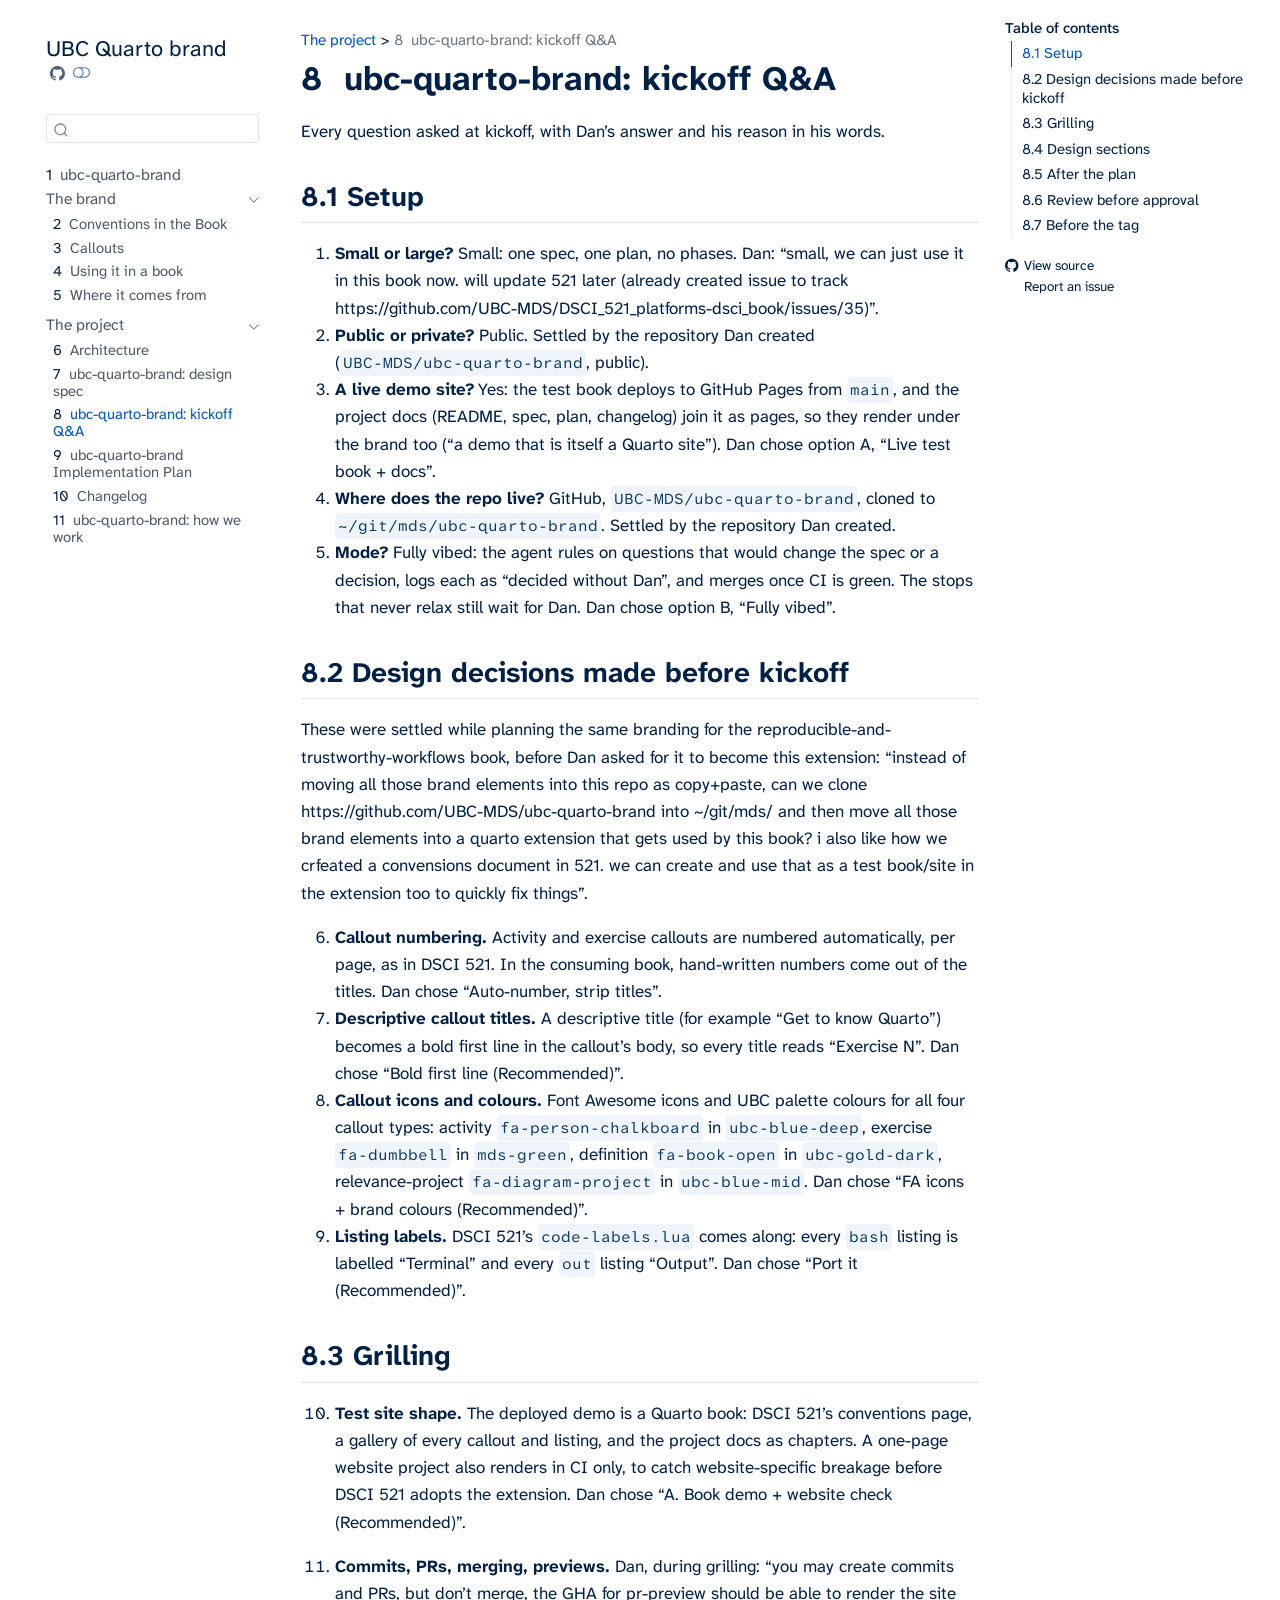
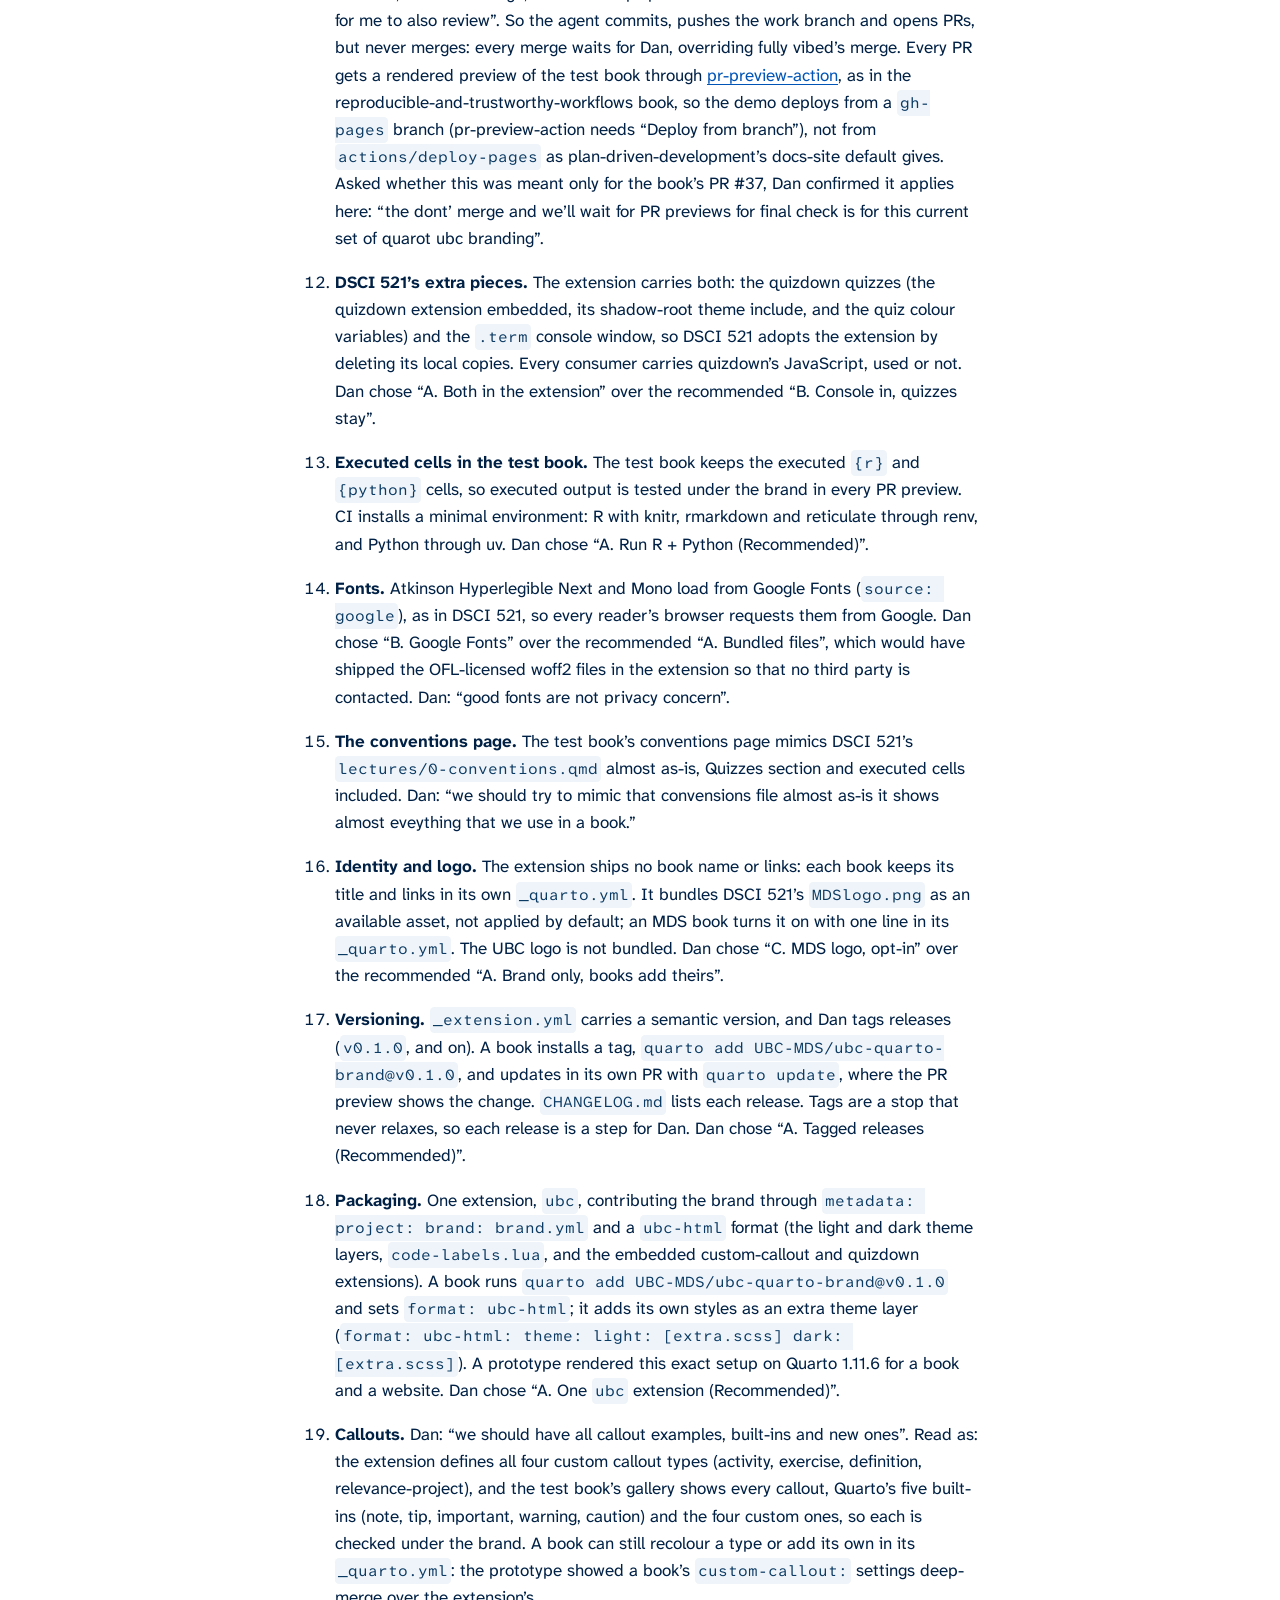
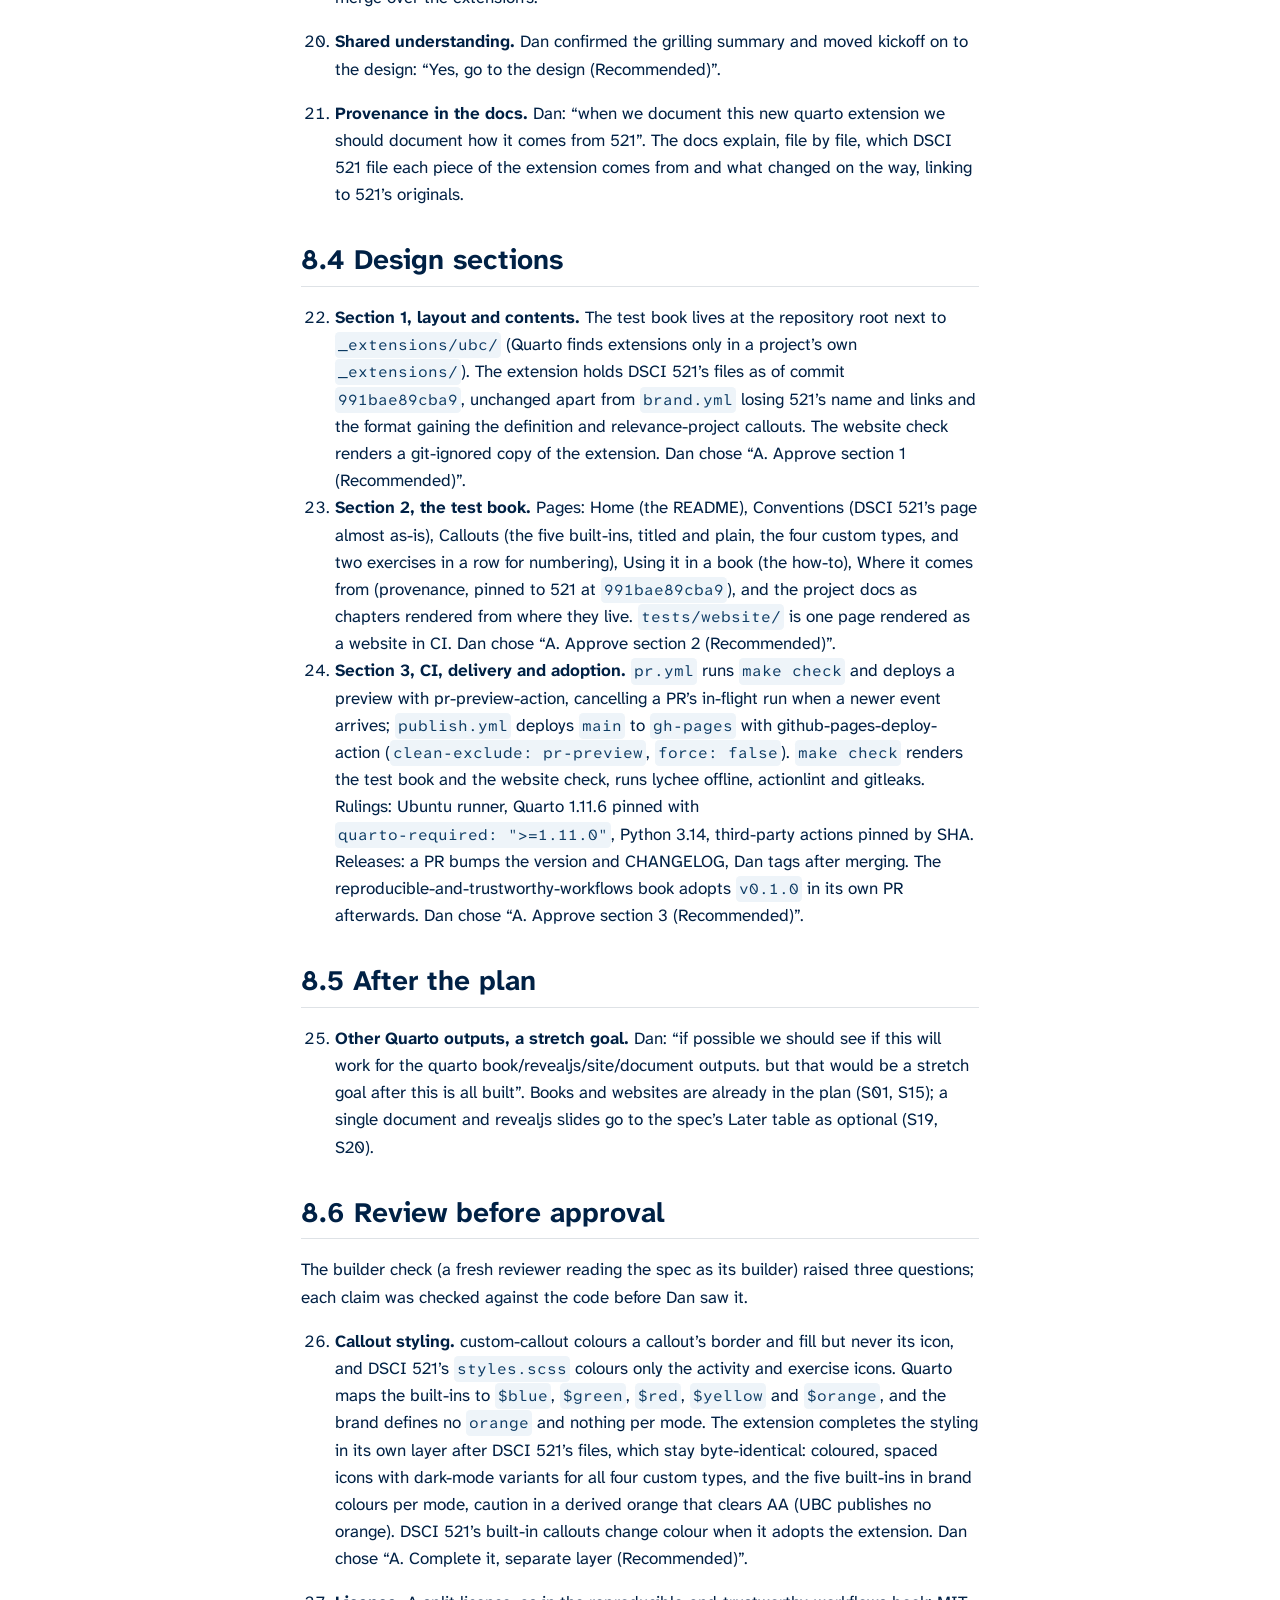
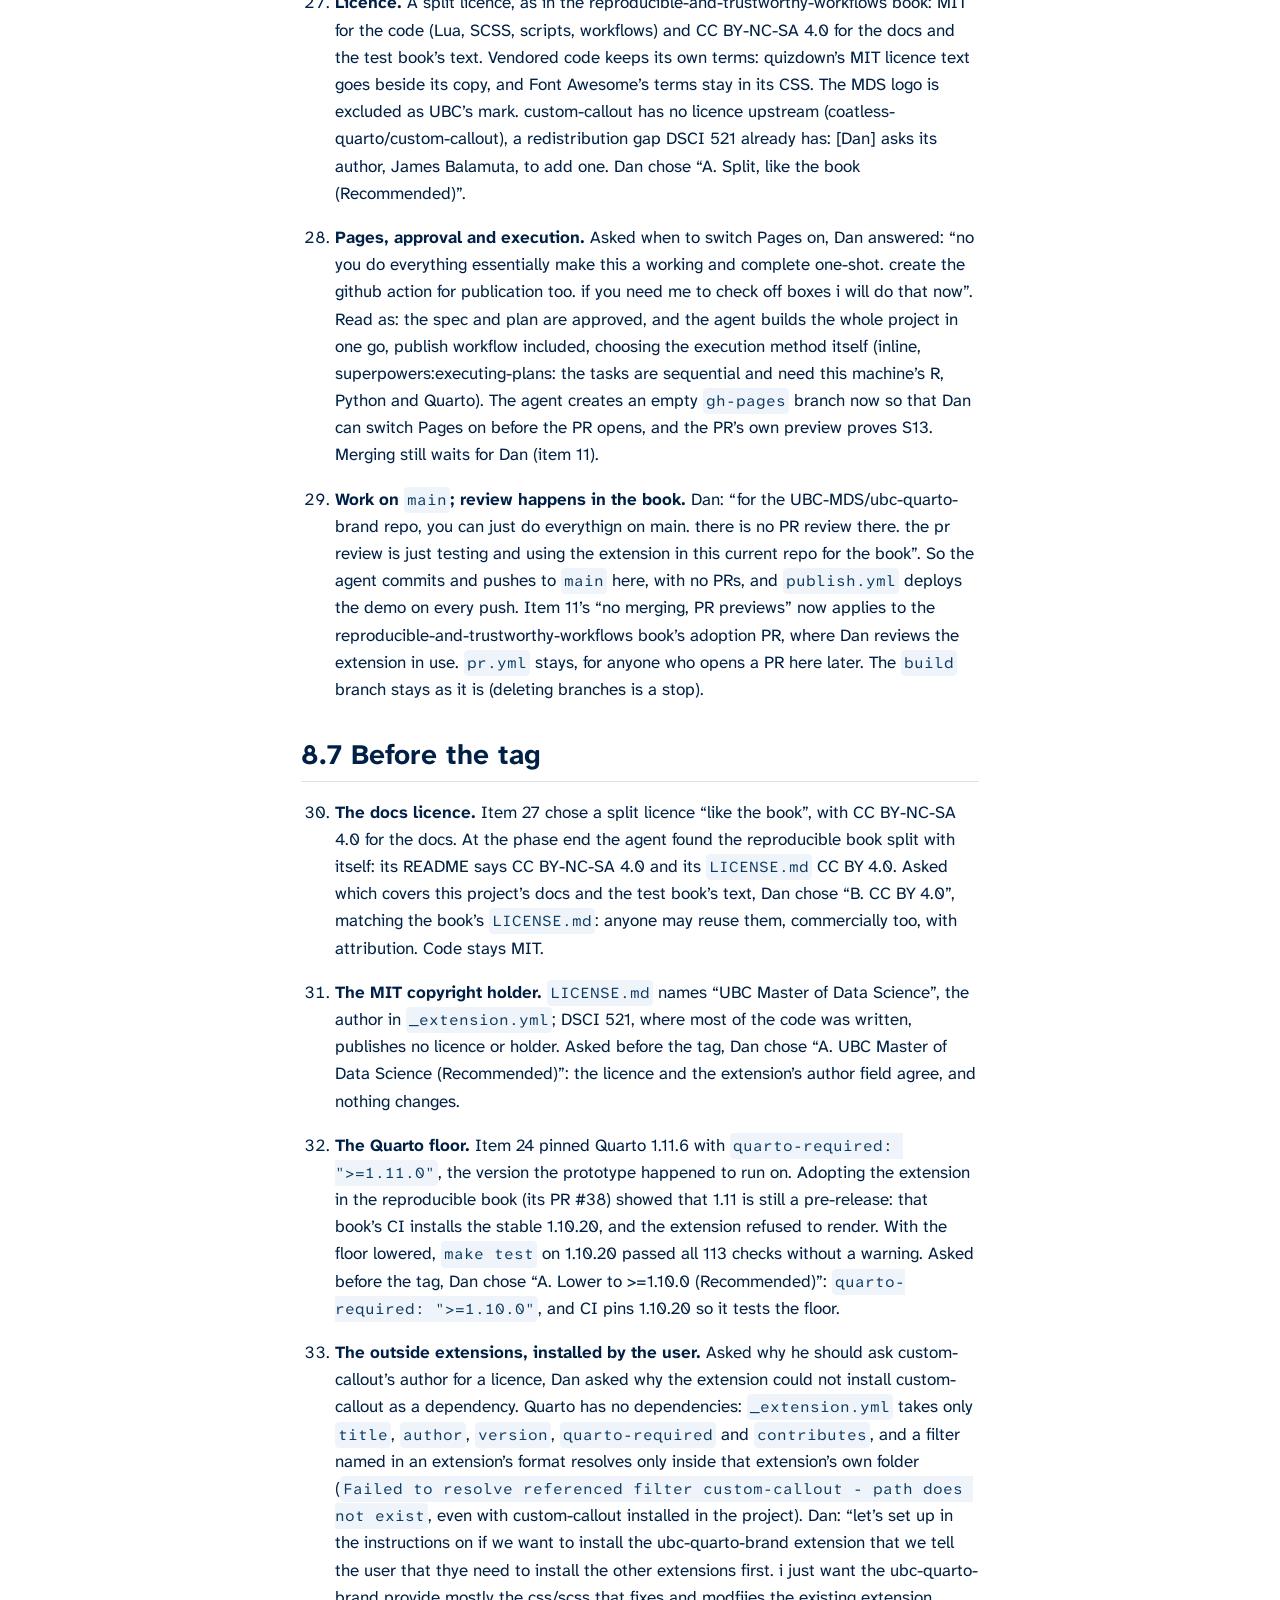
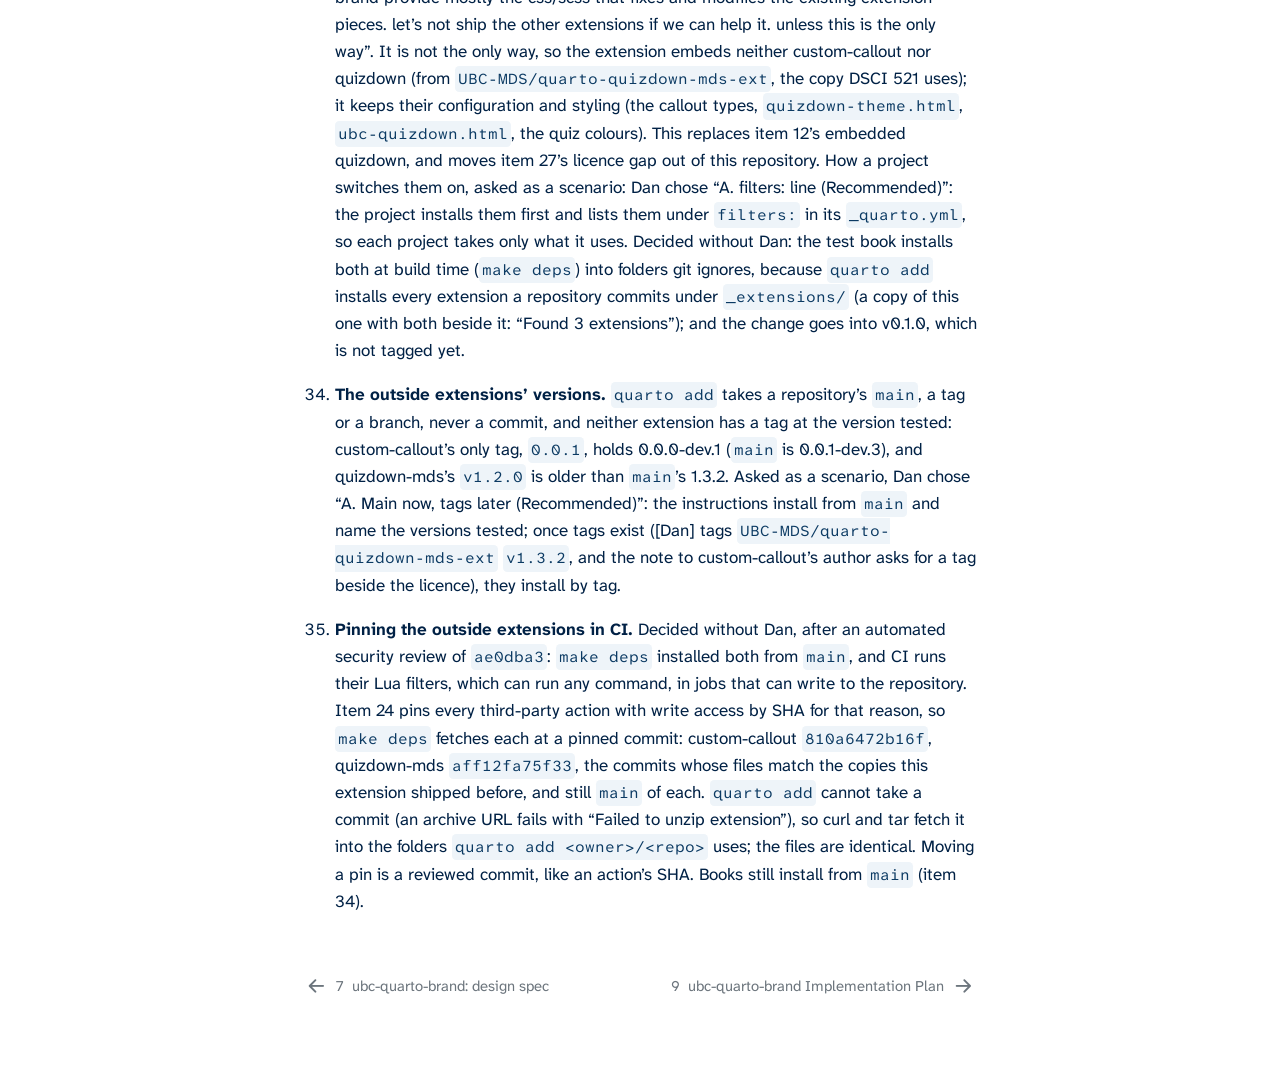
<file: docs/superpowers/specs/2026-10-30-ubc-quarto-brand-qa.html>
<!DOCTYPE html>
<html xmlns="http://www.w3.org/1999/xhtml" lang="en" xml:lang="en"><head>

<meta charset="utf-8">
<meta name="generator" content="quarto-1.10.20">

<meta name="viewport" content="width=device-width, initial-scale=1.0, user-scalable=yes">


<title>8&nbsp; ubc-quarto-brand: kickoff Q&amp;A – UBC Quarto brand</title>
<style>
/* Default styles provided by pandoc.
** See https://pandoc.org/MANUAL.html#variables-for-html for config info.
*/
span.smallcaps{font-variant: small-caps;}
div.columns{display: flex; gap: 1.5em;}
div.column{flex: auto;}
@media screen {
div.columns{gap: min(4vw, 1.5em);}
div.column{overflow-x: auto;}
}
div.hanging-indent{margin-left: 1.5em; text-indent: -1.5em;}
ul.task-list{list-style: none;}
ul.task-list li input[type="checkbox"] {
  width: 0.8em;
  margin: 0 0.8em 0.2em -1em; /* quarto-specific, see https://github.com/quarto-dev/quarto-cli/issues/4556 */ 
  vertical-align: middle;
}
</style>


<script src="../../../site_libs/quarto-nav/quarto-nav.js"></script>
<script src="../../../site_libs/quarto-nav/headroom.min.js"></script>
<script src="../../../site_libs/clipboard/clipboard.min.js"></script>
<script src="../../../site_libs/quarto-search/autocomplete.umd.js"></script>
<script src="../../../site_libs/quarto-search/fuse.min.js"></script>
<script src="../../../site_libs/quarto-search/quarto-search.js"></script>
<meta name="quarto:offset" content="../../../">
<link href="../../../docs/superpowers/plans/2026-10-30-ubc-quarto-brand.html" rel="next">
<link href="../../../docs/superpowers/specs/2026-10-30-ubc-quarto-brand-design.html" rel="prev">
<script src="../../../site_libs/quarto-html/quarto.js" type="module"></script>
<script src="../../../site_libs/quarto-html/tabsets/tabsets.js" type="module"></script>
<script src="../../../site_libs/quarto-html/popper.min.js"></script>
<script src="../../../site_libs/quarto-html/tippy.umd.min.js"></script>
<script src="../../../site_libs/quarto-html/anchor.min.js"></script>
<link href="../../../site_libs/quarto-html/tippy.css" rel="stylesheet">
<link href="../../../site_libs/quarto-html/quarto-syntax-highlighting-f889043e3c54bf7efdfb7d1d9535202f.css" rel="stylesheet" class="quarto-color-scheme" id="quarto-text-highlighting-styles">
<link href="../../../site_libs/quarto-html/quarto-syntax-highlighting-dark-23639e6fe4e7578a8cfaaf12ed2607d8.css" rel="stylesheet" class="quarto-color-scheme quarto-color-alternate" id="quarto-text-highlighting-styles">
<link href="../../../site_libs/quarto-html/quarto-syntax-highlighting-f889043e3c54bf7efdfb7d1d9535202f.css" rel="stylesheet" class="quarto-color-scheme-extra" id="quarto-text-highlighting-styles">
<script src="../../../site_libs/bootstrap/bootstrap.min.js"></script>
<link href="../../../site_libs/bootstrap/bootstrap-icons.css" rel="stylesheet">
<link href="../../../site_libs/bootstrap/bootstrap-81bf03a3967731642e7eb284a8c09976.min.css" rel="stylesheet" append-hash="true" class="quarto-color-scheme" id="quarto-bootstrap" data-mode="light">
<link href="../../../site_libs/bootstrap/bootstrap-dark-c42c1422013b57fbf50f92504afcb421.min.css" rel="stylesheet" append-hash="true" class="quarto-color-scheme quarto-color-alternate" id="quarto-bootstrap" data-mode="dark">
<link href="../../../site_libs/bootstrap/bootstrap-81bf03a3967731642e7eb284a8c09976.min.css" rel="stylesheet" append-hash="true" class="quarto-color-scheme-extra" id="quarto-bootstrap" data-mode="light">
<script src="../../../site_libs/quarto-contrib/quizdown-1.3.2/quizdown.js"></script>
<script src="../../../site_libs/quarto-contrib/quizdown-1.3.2/quizdownKatex.js"></script>
<script src="../../../site_libs/quarto-contrib/quizdown-1.3.2/quizdownHighlight.js"></script>
<script src="../../../site_libs/quarto-contrib/quizdown-1.3.2/quizdown-init.js"></script>
<link href="../../../site_libs/quarto-contrib/fontawesome-7-free-7.2.0/fontawesome.css" rel="stylesheet">
<script id="quarto-search-options" type="application/json">{
  "location": "sidebar",
  "copy-button": false,
  "collapse-after": 3,
  "panel-placement": "start",
  "type": "textbox",
  "limit": 50,
  "keyboard-shortcut": [
    "f",
    "/",
    "s"
  ],
  "show-item-context": false,
  "language": {
    "search-no-results-text": "No results",
    "search-matching-documents-text": "matching documents",
    "search-copy-link-title": "Copy link to search",
    "search-hide-matches-text": "Hide additional matches",
    "search-more-match-text": "more match in this document",
    "search-more-matches-text": "more matches in this document",
    "search-clear-button-title": "Clear",
    "search-text-placeholder": "",
    "search-detached-cancel-button-title": "Cancel",
    "search-submit-button-title": "Submit",
    "search-label": "Search"
  }
}</script>
<style>
div.callout-activity.callout {
  border-left-color: #0055B7;
}
div.callout-activity.callout-style-default .callout-header {
  background-color: rgba(0, 85, 183, 0.13);
}
div.callout-activity .callout-toggle::before {  background-image: url('data:image/svg+xml,<svg xmlns="http://www.w3.org/2000/svg" width="16" height="16" fill="rgb(33, 37, 41)" class="bi bi-chevron-down" viewBox="0 0 16 16"><path fill-rule="evenodd" d="M1.646 4.646a.5.5 0 0 1 .708 0L8 10.293l5.646-5.647a.5.5 0 0 1 .708.708l-6 6a.5.5 0 0 1-.708 0l-6-6a.5.5 0 0 1 0-.708z"/></svg>');}
div.callout-activity.callout-style-default .callout-icon::before, div.callout-activity.callout-titled .callout-icon::before {
  font-family: 'Font Awesome 7 Free';
  font-weight: 900;
  font-style: normal;
  content: '\e53d' !important;
  background-image: none;
}
div.callout-definition.callout {
  border-left-color: #8A6D2B;
}
div.callout-definition.callout-style-default .callout-header {
  background-color: rgba(138, 109, 43, 0.13);
}
div.callout-definition .callout-toggle::before {  background-image: url('data:image/svg+xml,<svg xmlns="http://www.w3.org/2000/svg" width="16" height="16" fill="rgb(33, 37, 41)" class="bi bi-chevron-down" viewBox="0 0 16 16"><path fill-rule="evenodd" d="M1.646 4.646a.5.5 0 0 1 .708 0L8 10.293l5.646-5.647a.5.5 0 0 1 .708.708l-6 6a.5.5 0 0 1-.708 0l-6-6a.5.5 0 0 1 0-.708z"/></svg>');}
div.callout-definition.callout-style-default .callout-icon::before, div.callout-definition.callout-titled .callout-icon::before {
  font-family: 'Font Awesome 7 Free';
  font-weight: 900;
  font-style: normal;
  content: '\f518' !important;
  background-image: none;
}
div.callout-exercise.callout {
  border-left-color: #1C5F2E;
}
div.callout-exercise.callout-style-default .callout-header {
  background-color: rgba(28, 95, 46, 0.13);
}
div.callout-exercise .callout-toggle::before {  background-image: url('data:image/svg+xml,<svg xmlns="http://www.w3.org/2000/svg" width="16" height="16" fill="rgb(33, 37, 41)" class="bi bi-chevron-down" viewBox="0 0 16 16"><path fill-rule="evenodd" d="M1.646 4.646a.5.5 0 0 1 .708 0L8 10.293l5.646-5.647a.5.5 0 0 1 .708.708l-6 6a.5.5 0 0 1-.708 0l-6-6a.5.5 0 0 1 0-.708z"/></svg>');}
div.callout-exercise.callout-style-default .callout-icon::before, div.callout-exercise.callout-titled .callout-icon::before {
  font-family: 'Font Awesome 7 Free';
  font-weight: 900;
  font-style: normal;
  content: '\f44b' !important;
  background-image: none;
}
div.callout-relevance-project.callout {
  border-left-color: #0077C8;
}
div.callout-relevance-project.callout-style-default .callout-header {
  background-color: rgba(0, 119, 200, 0.13);
}
div.callout-relevance-project .callout-toggle::before {  background-image: url('data:image/svg+xml,<svg xmlns="http://www.w3.org/2000/svg" width="16" height="16" fill="rgb(33, 37, 41)" class="bi bi-chevron-down" viewBox="0 0 16 16"><path fill-rule="evenodd" d="M1.646 4.646a.5.5 0 0 1 .708 0L8 10.293l5.646-5.647a.5.5 0 0 1 .708.708l-6 6a.5.5 0 0 1-.708 0l-6-6a.5.5 0 0 1 0-.708z"/></svg>');}
div.callout-relevance-project.callout-style-default .callout-icon::before, div.callout-relevance-project.callout-titled .callout-icon::before {
  font-family: 'Font Awesome 7 Free';
  font-weight: 900;
  font-style: normal;
  content: '\f542' !important;
  background-image: none;
}
</style>


</head>

<body class="nav-sidebar floating quarto-light"><script id="quarto-html-before-body" type="application/javascript">
    const toggleBodyColorMode = (bsSheetEl) => {
      const mode = bsSheetEl.getAttribute("data-mode");
      const bodyEl = window.document.querySelector("body");
      if (mode === "dark") {
        bodyEl.classList.add("quarto-dark");
        bodyEl.classList.remove("quarto-light");
      } else {
        bodyEl.classList.add("quarto-light");
        bodyEl.classList.remove("quarto-dark");
      }
    }
    const toggleBodyColorPrimary = () => {
      const bsSheetEl = window.document.querySelector("link#quarto-bootstrap:not([rel=disabled-stylesheet])");
      if (bsSheetEl) {
        toggleBodyColorMode(bsSheetEl);
      }
    }
    const setColorSchemeToggle = (alternate) => {
      const toggles = window.document.querySelectorAll('.quarto-color-scheme-toggle');
      for (let i=0; i < toggles.length; i++) {
        const toggle = toggles[i];
        if (toggle) {
          if (alternate) {
            toggle.classList.add("alternate");
          } else {
            toggle.classList.remove("alternate");
          }
        }
      }
    };
    const toggleColorMode = (alternate) => {
      // Switch the stylesheets
      const primaryStylesheets = window.document.querySelectorAll('link.quarto-color-scheme:not(.quarto-color-alternate)');
      const alternateStylesheets = window.document.querySelectorAll('link.quarto-color-scheme.quarto-color-alternate');
      manageTransitions('#quarto-margin-sidebar .nav-link', false);
      if (alternate) {
        // note: dark is layered on light, we don't disable primary!
        enableStylesheet(alternateStylesheets);
        for (const sheetNode of alternateStylesheets) {
          if (sheetNode.id === "quarto-bootstrap") {
            toggleBodyColorMode(sheetNode);
          }
        }
      } else {
        disableStylesheet(alternateStylesheets);
        enableStylesheet(primaryStylesheets)
        toggleBodyColorPrimary();
      }
      manageTransitions('#quarto-margin-sidebar .nav-link', true);
      // Switch the toggles
      setColorSchemeToggle(alternate)
      // Hack to workaround the fact that safari doesn't
      // properly recolor the scrollbar when toggling (#1455)
      if (navigator.userAgent.indexOf('Safari') > 0 && navigator.userAgent.indexOf('Chrome') == -1) {
        manageTransitions("body", false);
        window.scrollTo(0, 1);
        setTimeout(() => {
          window.scrollTo(0, 0);
          manageTransitions("body", true);
        }, 40);
      }
    }
    const disableStylesheet = (stylesheets) => {
      for (let i=0; i < stylesheets.length; i++) {
        const stylesheet = stylesheets[i];
        stylesheet.rel = 'disabled-stylesheet';
      }
    }
    const enableStylesheet = (stylesheets) => {
      for (let i=0; i < stylesheets.length; i++) {
        const stylesheet = stylesheets[i];
        if(stylesheet.rel !== 'stylesheet') { // for Chrome, which will still FOUC without this check
          stylesheet.rel = 'stylesheet';
        }
      }
    }
    const manageTransitions = (selector, allowTransitions) => {
      const els = window.document.querySelectorAll(selector);
      for (let i=0; i < els.length; i++) {
        const el = els[i];
        if (allowTransitions) {
          el.classList.remove('notransition');
        } else {
          el.classList.add('notransition');
        }
      }
    }
    const isFileUrl = () => {
      return window.location.protocol === 'file:';
    }
    const hasAlternateSentinel = () => {
      let styleSentinel = getColorSchemeSentinel();
      if (styleSentinel !== null) {
        return styleSentinel === "alternate";
      } else {
        return false;
      }
    }
    const setStyleSentinel = (alternate) => {
      const value = alternate ? "alternate" : "default";
      if (!isFileUrl()) {
        window.localStorage.setItem("quarto-color-scheme", value);
      } else {
        localAlternateSentinel = value;
      }
    }
    const getColorSchemeSentinel = () => {
      if (!isFileUrl()) {
        const storageValue = window.localStorage.getItem("quarto-color-scheme");
        return storageValue != null ? storageValue : localAlternateSentinel;
      } else {
        return localAlternateSentinel;
      }
    }
    const toggleGiscusIfUsed = (isAlternate, darkModeDefault) => {
      const baseTheme = document.querySelector('#giscus-base-theme')?.value ?? 'light';
      const alternateTheme = document.querySelector('#giscus-alt-theme')?.value ?? 'dark';
      let newTheme = '';
      if(authorPrefersDark) {
        newTheme = isAlternate ? baseTheme : alternateTheme;
      } else {
        newTheme = isAlternate ? alternateTheme : baseTheme;
      }
      const changeGiscusTheme = () => {
        // From: https://github.com/giscus/giscus/issues/336
        const sendMessage = (message) => {
          const iframe = document.querySelector('iframe.giscus-frame');
          if (!iframe) return;
          iframe.contentWindow.postMessage({ giscus: message }, 'https://giscus.app');
        }
        sendMessage({
          setConfig: {
            theme: newTheme
          }
        });
      }
      const isGiscussLoaded = window.document.querySelector('iframe.giscus-frame') !== null;
      if (isGiscussLoaded) {
        changeGiscusTheme();
      }
    };
    const authorPrefersDark = false;
    const darkModeDefault = authorPrefersDark;
      document.querySelector('link#quarto-text-highlighting-styles.quarto-color-scheme-extra').rel = 'disabled-stylesheet';
      document.querySelector('link#quarto-bootstrap.quarto-color-scheme-extra').rel = 'disabled-stylesheet';
    let localAlternateSentinel = darkModeDefault ? 'alternate' : 'default';
    // Dark / light mode switch
    window.quartoToggleColorScheme = () => {
      // Read the current dark / light value
      let toAlternate = !hasAlternateSentinel();
      toggleColorMode(toAlternate);
      setStyleSentinel(toAlternate);
      toggleGiscusIfUsed(toAlternate, darkModeDefault);
      window.dispatchEvent(new Event('resize'));
    };
    // Switch to dark mode if need be
    if (hasAlternateSentinel()) {
      toggleColorMode(true);
    } else {
      toggleColorMode(false);
    }
  </script>

<div id="quarto-search-results"></div>
  <header id="quarto-header" class="headroom fixed-top">
  <nav class="quarto-secondary-nav">
    <div class="container-fluid d-flex">
      <button type="button" class="quarto-btn-toggle btn" data-bs-toggle="collapse" role="button" data-bs-target=".quarto-sidebar-collapse-item" aria-controls="quarto-sidebar" aria-expanded="false" aria-label="Toggle sidebar navigation" onclick="if (window.quartoToggleHeadroom) { window.quartoToggleHeadroom(); }">
        <i class="bi bi-layout-text-sidebar-reverse"></i>
      </button>
        <nav class="quarto-page-breadcrumbs" aria-label="breadcrumb"><ol class="breadcrumb"><li class="breadcrumb-item"><a href="../../../docs/architecture.html">The project</a></li><li class="breadcrumb-item"><a href="../../../docs/superpowers/specs/2026-10-30-ubc-quarto-brand-qa.html"><span class="chapter-number">8</span>&nbsp; <span class="chapter-title">ubc-quarto-brand: kickoff Q&amp;A</span></a></li></ol></nav>
        <a class="flex-grow-1" role="navigation" data-bs-toggle="collapse" data-bs-target=".quarto-sidebar-collapse-item" aria-controls="quarto-sidebar" aria-expanded="false" aria-label="Toggle sidebar navigation" onclick="if (window.quartoToggleHeadroom) { window.quartoToggleHeadroom(); }">      
        </a>
      <button type="button" class="btn quarto-search-button" aria-label="Search" onclick="window.quartoOpenSearch();">
        <i class="bi bi-search"></i>
      </button>
    </div>
  </nav>
</header>
<!-- content -->
<div id="quarto-content" class="quarto-container page-columns page-rows-contents page-layout-article">
<!-- sidebar -->
  <nav id="quarto-sidebar" class="sidebar collapse collapse-horizontal quarto-sidebar-collapse-item sidebar-navigation floating overflow-auto">
    <div class="pt-lg-2 mt-2 text-left sidebar-header">
    <div class="sidebar-title mb-0 py-0">
      <a href="../../../">UBC Quarto brand</a> 
        <div class="sidebar-tools-main">
    <a href="https://github.com/UBC-MDS/ubc-quarto-brand" title="Source Code" class="quarto-navigation-tool px-1" aria-label="Source Code"><i class="bi bi-github"></i></a>
  <a href="" class="quarto-color-scheme-toggle quarto-navigation-tool  px-1" onclick="window.quartoToggleColorScheme(); return false;" title="Toggle dark mode"><i class="bi"></i></a>
</div>
    </div>
      </div>
        <div class="mt-2 flex-shrink-0 align-items-center">
        <div class="sidebar-search">
        <div id="quarto-search" class="" title="Search"></div>
        </div>
        </div>
    <div class="sidebar-menu-container"> 
    <ul class="list-unstyled mt-1">
        <li class="sidebar-item">
  <div class="sidebar-item-container"> 
  <a href="../../../index.html" class="sidebar-item-text sidebar-link">
 <span class="menu-text"><span class="chapter-number">1</span>&nbsp; <span class="chapter-title">ubc-quarto-brand</span></span></a>
  </div>
</li>
        <li class="sidebar-item sidebar-item-section">
      <div class="sidebar-item-container"> 
            <a class="sidebar-item-text sidebar-link text-start" data-bs-toggle="collapse" data-bs-target="#quarto-sidebar-section-1" role="navigation" aria-expanded="true">
 <span class="menu-text">The brand</span></a>
          <a class="sidebar-item-toggle text-start" data-bs-toggle="collapse" data-bs-target="#quarto-sidebar-section-1" role="navigation" aria-expanded="true" aria-label="Toggle section">
            <i class="bi bi-chevron-right ms-2"></i>
          </a> 
      </div>
      <ul id="quarto-sidebar-section-1" class="collapse list-unstyled sidebar-section depth1 show">  
          <li class="sidebar-item">
  <div class="sidebar-item-container"> 
  <a href="../../../chapters/book-conventions.html" class="sidebar-item-text sidebar-link">
 <span class="menu-text"><span class="chapter-number">2</span>&nbsp; <span class="chapter-title">Conventions in the Book</span></span></a>
  </div>
</li>
          <li class="sidebar-item">
  <div class="sidebar-item-container"> 
  <a href="../../../chapters/callouts.html" class="sidebar-item-text sidebar-link">
 <span class="menu-text"><span class="chapter-number">3</span>&nbsp; <span class="chapter-title">Callouts</span></span></a>
  </div>
</li>
          <li class="sidebar-item">
  <div class="sidebar-item-container"> 
  <a href="../../../chapters/using.html" class="sidebar-item-text sidebar-link">
 <span class="menu-text"><span class="chapter-number">4</span>&nbsp; <span class="chapter-title">Using it in a book</span></span></a>
  </div>
</li>
          <li class="sidebar-item">
  <div class="sidebar-item-container"> 
  <a href="../../../chapters/provenance.html" class="sidebar-item-text sidebar-link">
 <span class="menu-text"><span class="chapter-number">5</span>&nbsp; <span class="chapter-title">Where it comes from</span></span></a>
  </div>
</li>
      </ul>
  </li>
        <li class="sidebar-item sidebar-item-section">
      <div class="sidebar-item-container"> 
            <a class="sidebar-item-text sidebar-link text-start" data-bs-toggle="collapse" data-bs-target="#quarto-sidebar-section-2" role="navigation" aria-expanded="true">
 <span class="menu-text">The project</span></a>
          <a class="sidebar-item-toggle text-start" data-bs-toggle="collapse" data-bs-target="#quarto-sidebar-section-2" role="navigation" aria-expanded="true" aria-label="Toggle section">
            <i class="bi bi-chevron-right ms-2"></i>
          </a> 
      </div>
      <ul id="quarto-sidebar-section-2" class="collapse list-unstyled sidebar-section depth1 show">  
          <li class="sidebar-item">
  <div class="sidebar-item-container"> 
  <a href="../../../docs/architecture.html" class="sidebar-item-text sidebar-link">
 <span class="menu-text"><span class="chapter-number">6</span>&nbsp; <span class="chapter-title">Architecture</span></span></a>
  </div>
</li>
          <li class="sidebar-item">
  <div class="sidebar-item-container"> 
  <a href="../../../docs/superpowers/specs/2026-10-30-ubc-quarto-brand-design.html" class="sidebar-item-text sidebar-link">
 <span class="menu-text"><span class="chapter-number">7</span>&nbsp; <span class="chapter-title">ubc-quarto-brand: design spec</span></span></a>
  </div>
</li>
          <li class="sidebar-item">
  <div class="sidebar-item-container"> 
  <a href="../../../docs/superpowers/specs/2026-10-30-ubc-quarto-brand-qa.html" class="sidebar-item-text sidebar-link active">
 <span class="menu-text"><span class="chapter-number">8</span>&nbsp; <span class="chapter-title">ubc-quarto-brand: kickoff Q&amp;A</span></span></a>
  </div>
</li>
          <li class="sidebar-item">
  <div class="sidebar-item-container"> 
  <a href="../../../docs/superpowers/plans/2026-10-30-ubc-quarto-brand.html" class="sidebar-item-text sidebar-link">
 <span class="menu-text"><span class="chapter-number">9</span>&nbsp; <span class="chapter-title">ubc-quarto-brand Implementation Plan</span></span></a>
  </div>
</li>
          <li class="sidebar-item">
  <div class="sidebar-item-container"> 
  <a href="../../../CHANGELOG.html" class="sidebar-item-text sidebar-link">
 <span class="menu-text"><span class="chapter-number">10</span>&nbsp; <span class="chapter-title">Changelog</span></span></a>
  </div>
</li>
          <li class="sidebar-item">
  <div class="sidebar-item-container"> 
  <a href="../../../AGENTS.html" class="sidebar-item-text sidebar-link">
 <span class="menu-text"><span class="chapter-number">11</span>&nbsp; <span class="chapter-title">ubc-quarto-brand: how we work</span></span></a>
  </div>
</li>
      </ul>
  </li>
    </ul>
    </div>
</nav>
<div id="quarto-sidebar-glass" class="quarto-sidebar-collapse-item" data-bs-toggle="collapse" data-bs-target=".quarto-sidebar-collapse-item"></div>
<!-- margin-sidebar -->
    <div id="quarto-margin-sidebar" class="sidebar margin-sidebar">
        <nav id="TOC" role="doc-toc" class="toc-active">
    <h2 id="toc-title">Table of contents</h2>
   
  <ul>
  <li><a href="#setup" id="toc-setup" class="nav-link active" data-scroll-target="#setup"><span class="header-section-number">8.1</span> Setup</a></li>
  <li><a href="#design-decisions-made-before-kickoff" id="toc-design-decisions-made-before-kickoff" class="nav-link" data-scroll-target="#design-decisions-made-before-kickoff"><span class="header-section-number">8.2</span> Design decisions made before kickoff</a></li>
  <li><a href="#grilling" id="toc-grilling" class="nav-link" data-scroll-target="#grilling"><span class="header-section-number">8.3</span> Grilling</a></li>
  <li><a href="#design-sections" id="toc-design-sections" class="nav-link" data-scroll-target="#design-sections"><span class="header-section-number">8.4</span> Design sections</a></li>
  <li><a href="#after-the-plan" id="toc-after-the-plan" class="nav-link" data-scroll-target="#after-the-plan"><span class="header-section-number">8.5</span> After the plan</a></li>
  <li><a href="#review-before-approval" id="toc-review-before-approval" class="nav-link" data-scroll-target="#review-before-approval"><span class="header-section-number">8.6</span> Review before approval</a></li>
  <li><a href="#before-the-tag" id="toc-before-the-tag" class="nav-link" data-scroll-target="#before-the-tag"><span class="header-section-number">8.7</span> Before the tag</a></li>
  </ul>
<div class="toc-actions"><ul><li><a href="https://github.com/UBC-MDS/ubc-quarto-brand/blob/main/docs/superpowers/specs/2026-10-30-ubc-quarto-brand-qa.md" class="toc-action"><i class="bi bi-github"></i>View source</a></li><li><a href="https://github.com/UBC-MDS/ubc-quarto-brand/issues/new" class="toc-action"><i class="bi empty"></i>Report an issue</a></li></ul></div></nav>
    </div>
<!-- main -->
<main class="content" id="quarto-document-content">


<header id="title-block-header" class="quarto-title-block default"><nav class="quarto-page-breadcrumbs quarto-title-breadcrumbs d-none d-lg-block" aria-label="breadcrumb"><ol class="breadcrumb"><li class="breadcrumb-item"><a href="../../../docs/architecture.html">The project</a></li><li class="breadcrumb-item"><a href="../../../docs/superpowers/specs/2026-10-30-ubc-quarto-brand-qa.html"><span class="chapter-number">8</span>&nbsp; <span class="chapter-title">ubc-quarto-brand: kickoff Q&amp;A</span></a></li></ol></nav>
<div class="quarto-title">
<h1 class="title"><span class="chapter-number">8</span>&nbsp; <span class="chapter-title">ubc-quarto-brand: kickoff Q&amp;A</span></h1>
</div>



<div class="quarto-title-meta">

    
  
    
  </div>
  


</header>


<p>Every question asked at kickoff, with Dan’s answer and his reason in his words.</p>
<section id="setup" class="level2" data-number="8.1">
<h2 data-number="8.1" class="anchored" data-anchor-id="setup"><span class="header-section-number">8.1</span> Setup</h2>
<ol type="1">
<li><strong>Small or large?</strong> Small: one spec, one plan, no phases. Dan: “small, we can just use it in this book now. will update 521 later (already created issue to track https://github.com/UBC-MDS/DSCI_521_platforms-dsci_book/issues/35)”.</li>
<li><strong>Public or private?</strong> Public. Settled by the repository Dan created (<code>UBC-MDS/ubc-quarto-brand</code>, public).</li>
<li><strong>A live demo site?</strong> Yes: the test book deploys to GitHub Pages from <code>main</code>, and the project docs (README, spec, plan, changelog) join it as pages, so they render under the brand too (“a demo that is itself a Quarto site”). Dan chose option A, “Live test book + docs”.</li>
<li><strong>Where does the repo live?</strong> GitHub, <code>UBC-MDS/ubc-quarto-brand</code>, cloned to <code>~/git/mds/ubc-quarto-brand</code>. Settled by the repository Dan created.</li>
<li><strong>Mode?</strong> Fully vibed: the agent rules on questions that would change the spec or a decision, logs each as “decided without Dan”, and merges once CI is green. The stops that never relax still wait for Dan. Dan chose option B, “Fully vibed”.</li>
</ol>
</section>
<section id="design-decisions-made-before-kickoff" class="level2" data-number="8.2">
<h2 data-number="8.2" class="anchored" data-anchor-id="design-decisions-made-before-kickoff"><span class="header-section-number">8.2</span> Design decisions made before kickoff</h2>
<p>These were settled while planning the same branding for the reproducible-and-trustworthy-workflows book, before Dan asked for it to become this extension: “instead of moving all those brand elements into this repo as copy+paste, can we clone https://github.com/UBC-MDS/ubc-quarto-brand into ~/git/mds/ and then move all those brand elements into a quarto extension that gets used by this book? i also like how we crfeated a convensions document in 521. we can create and use that as a test book/site in the extension too to quickly fix things”.</p>
<ol start="6" type="1">
<li><strong>Callout numbering.</strong> Activity and exercise callouts are numbered automatically, per page, as in DSCI 521. In the consuming book, hand-written numbers come out of the titles. Dan chose “Auto-number, strip titles”.</li>
<li><strong>Descriptive callout titles.</strong> A descriptive title (for example “Get to know Quarto”) becomes a bold first line in the callout’s body, so every title reads “Exercise N”. Dan chose “Bold first line (Recommended)”.</li>
<li><strong>Callout icons and colours.</strong> Font Awesome icons and UBC palette colours for all four callout types: activity <code>fa-person-chalkboard</code> in <code>ubc-blue-deep</code>, exercise <code>fa-dumbbell</code> in <code>mds-green</code>, definition <code>fa-book-open</code> in <code>ubc-gold-dark</code>, relevance-project <code>fa-diagram-project</code> in <code>ubc-blue-mid</code>. Dan chose “FA icons + brand colours (Recommended)”.</li>
<li><strong>Listing labels.</strong> DSCI 521’s <code>code-labels.lua</code> comes along: every <code>bash</code> listing is labelled “Terminal” and every <code>out</code> listing “Output”. Dan chose “Port it (Recommended)”.</li>
</ol>
</section>
<section id="grilling" class="level2" data-number="8.3">
<h2 data-number="8.3" class="anchored" data-anchor-id="grilling"><span class="header-section-number">8.3</span> Grilling</h2>
<ol start="10" type="1">
<li><p><strong>Test site shape.</strong> The deployed demo is a Quarto book: DSCI 521’s conventions page, a gallery of every callout and listing, and the project docs as chapters. A one-page website project also renders in CI only, to catch website-specific breakage before DSCI 521 adopts the extension. Dan chose “A. Book demo + website check (Recommended)”.</p></li>
<li><p><strong>Commits, PRs, merging, previews.</strong> Dan, during grilling: “you may create commits and PRs, but don’t merge, the GHA for pr-preview should be able to render the site for me to also review”. So the agent commits, pushes the work branch and opens PRs, but never merges: every merge waits for Dan, overriding fully vibed’s merge. Every PR gets a rendered preview of the test book through <a href="https://github.com/rossjrw/pr-preview-action">pr-preview-action</a>, as in the reproducible-and-trustworthy-workflows book, so the demo deploys from a <code>gh-pages</code> branch (pr-preview-action needs “Deploy from branch”), not from <code>actions/deploy-pages</code> as plan-driven-development’s docs-site default gives. Asked whether this was meant only for the book’s PR #37, Dan confirmed it applies here: “the dont’ merge and we’ll wait for PR previews for final check is for this current set of quarot ubc branding”.</p></li>
<li><p><strong>DSCI 521’s extra pieces.</strong> The extension carries both: the quizdown quizzes (the quizdown extension embedded, its shadow-root theme include, and the quiz colour variables) and the <code>.term</code> console window, so DSCI 521 adopts the extension by deleting its local copies. Every consumer carries quizdown’s JavaScript, used or not. Dan chose “A. Both in the extension” over the recommended “B. Console in, quizzes stay”.</p></li>
<li><p><strong>Executed cells in the test book.</strong> The test book keeps the executed <code>{r}</code> and <code>{python}</code> cells, so executed output is tested under the brand in every PR preview. CI installs a minimal environment: R with knitr, rmarkdown and reticulate through renv, and Python through uv. Dan chose “A. Run R + Python (Recommended)”.</p></li>
<li><p><strong>Fonts.</strong> Atkinson Hyperlegible Next and Mono load from Google Fonts (<code>source: google</code>), as in DSCI 521, so every reader’s browser requests them from Google. Dan chose “B. Google Fonts” over the recommended “A. Bundled files”, which would have shipped the OFL-licensed woff2 files in the extension so that no third party is contacted. Dan: “good fonts are not privacy concern”.</p></li>
<li><p><strong>The conventions page.</strong> The test book’s conventions page mimics DSCI 521’s <code>lectures/0-conventions.qmd</code> almost as-is, Quizzes section and executed cells included. Dan: “we should try to mimic that convensions file almost as-is it shows almost eveything that we use in a book.”</p></li>
<li><p><strong>Identity and logo.</strong> The extension ships no book name or links: each book keeps its title and links in its own <code>_quarto.yml</code>. It bundles DSCI 521’s <code>MDSlogo.png</code> as an available asset, not applied by default; an MDS book turns it on with one line in its <code>_quarto.yml</code>. The UBC logo is not bundled. Dan chose “C. MDS logo, opt-in” over the recommended “A. Brand only, books add theirs”.</p></li>
<li><p><strong>Versioning.</strong> <code>_extension.yml</code> carries a semantic version, and Dan tags releases (<code>v0.1.0</code>, and on). A book installs a tag, <code>quarto add UBC-MDS/ubc-quarto-brand@v0.1.0</code>, and updates in its own PR with <code>quarto update</code>, where the PR preview shows the change. <code>CHANGELOG.md</code> lists each release. Tags are a stop that never relaxes, so each release is a step for Dan. Dan chose “A. Tagged releases (Recommended)”.</p></li>
<li><p><strong>Packaging.</strong> One extension, <code>ubc</code>, contributing the brand through <code>metadata: project: brand: brand.yml</code> and a <code>ubc-html</code> format (the light and dark theme layers, <code>code-labels.lua</code>, and the embedded custom-callout and quizdown extensions). A book runs <code>quarto add UBC-MDS/ubc-quarto-brand@v0.1.0</code> and sets <code>format: ubc-html</code>; it adds its own styles as an extra theme layer (<code>format: ubc-html: theme: light: [extra.scss] dark: [extra.scss]</code>). A prototype rendered this exact setup on Quarto 1.11.6 for a book and a website. Dan chose “A. One <code>ubc</code> extension (Recommended)”.</p></li>
<li><p><strong>Callouts.</strong> Dan: “we should have all callout examples, built-ins and new ones”. Read as: the extension defines all four custom callout types (activity, exercise, definition, relevance-project), and the test book’s gallery shows every callout, Quarto’s five built-ins (note, tip, important, warning, caution) and the four custom ones, so each is checked under the brand. A book can still recolour a type or add its own in its <code>_quarto.yml</code>: the prototype showed a book’s <code>custom-callout:</code> settings deep-merge over the extension’s.</p></li>
<li><p><strong>Shared understanding.</strong> Dan confirmed the grilling summary and moved kickoff on to the design: “Yes, go to the design (Recommended)”.</p></li>
<li><p><strong>Provenance in the docs.</strong> Dan: “when we document this new quarto extension we should document how it comes from 521”. The docs explain, file by file, which DSCI 521 file each piece of the extension comes from and what changed on the way, linking to 521’s originals.</p></li>
</ol>
</section>
<section id="design-sections" class="level2" data-number="8.4">
<h2 data-number="8.4" class="anchored" data-anchor-id="design-sections"><span class="header-section-number">8.4</span> Design sections</h2>
<ol start="22" type="1">
<li><strong>Section 1, layout and contents.</strong> The test book lives at the repository root next to <code>_extensions/ubc/</code> (Quarto finds extensions only in a project’s own <code>_extensions/</code>). The extension holds DSCI 521’s files as of commit <code>991bae89cba9</code>, unchanged apart from <code>brand.yml</code> losing 521’s name and links and the format gaining the definition and relevance-project callouts. The website check renders a git-ignored copy of the extension. Dan chose “A. Approve section 1 (Recommended)”.</li>
<li><strong>Section 2, the test book.</strong> Pages: Home (the README), Conventions (DSCI 521’s page almost as-is), Callouts (the five built-ins, titled and plain, the four custom types, and two exercises in a row for numbering), Using it in a book (the how-to), Where it comes from (provenance, pinned to 521 at <code>991bae89cba9</code>), and the project docs as chapters rendered from where they live. <code>tests/website/</code> is one page rendered as a website in CI. Dan chose “A. Approve section 2 (Recommended)”.</li>
<li><strong>Section 3, CI, delivery and adoption.</strong> <code>pr.yml</code> runs <code>make check</code> and deploys a preview with pr-preview-action, cancelling a PR’s in-flight run when a newer event arrives; <code>publish.yml</code> deploys <code>main</code> to <code>gh-pages</code> with github-pages-deploy-action (<code>clean-exclude: pr-preview</code>, <code>force: false</code>). <code>make check</code> renders the test book and the website check, runs lychee offline, actionlint and gitleaks. Rulings: Ubuntu runner, Quarto 1.11.6 pinned with <code>quarto-required: "&gt;=1.11.0"</code>, Python 3.14, third-party actions pinned by SHA. Releases: a PR bumps the version and CHANGELOG, Dan tags after merging. The reproducible-and-trustworthy-workflows book adopts <code>v0.1.0</code> in its own PR afterwards. Dan chose “A. Approve section 3 (Recommended)”.</li>
</ol>
</section>
<section id="after-the-plan" class="level2" data-number="8.5">
<h2 data-number="8.5" class="anchored" data-anchor-id="after-the-plan"><span class="header-section-number">8.5</span> After the plan</h2>
<ol start="25" type="1">
<li><strong>Other Quarto outputs, a stretch goal.</strong> Dan: “if possible we should see if this will work for the quarto book/revealjs/site/document outputs. but that would be a stretch goal after this is all built”. Books and websites are already in the plan (S01, S15); a single document and revealjs slides go to the spec’s Later table as optional (S19, S20).</li>
</ol>
</section>
<section id="review-before-approval" class="level2" data-number="8.6">
<h2 data-number="8.6" class="anchored" data-anchor-id="review-before-approval"><span class="header-section-number">8.6</span> Review before approval</h2>
<p>The builder check (a fresh reviewer reading the spec as its builder) raised three questions; each claim was checked against the code before Dan saw it.</p>
<ol start="26" type="1">
<li><p><strong>Callout styling.</strong> custom-callout colours a callout’s border and fill but never its icon, and DSCI 521’s <code>styles.scss</code> colours only the activity and exercise icons. Quarto maps the built-ins to <code>$blue</code>, <code>$green</code>, <code>$red</code>, <code>$yellow</code> and <code>$orange</code>, and the brand defines no <code>orange</code> and nothing per mode. The extension completes the styling in its own layer after DSCI 521’s files, which stay byte-identical: coloured, spaced icons with dark-mode variants for all four custom types, and the five built-ins in brand colours per mode, caution in a derived orange that clears AA (UBC publishes no orange). DSCI 521’s built-in callouts change colour when it adopts the extension. Dan chose “A. Complete it, separate layer (Recommended)”.</p></li>
<li><p><strong>Licence.</strong> A split licence, as in the reproducible-and-trustworthy-workflows book: MIT for the code (Lua, SCSS, scripts, workflows) and CC BY-NC-SA 4.0 for the docs and the test book’s text. Vendored code keeps its own terms: quizdown’s MIT licence text goes beside its copy, and Font Awesome’s terms stay in its CSS. The MDS logo is excluded as UBC’s mark. custom-callout has no licence upstream (coatless-quarto/custom-callout), a redistribution gap DSCI 521 already has: [Dan] asks its author, James Balamuta, to add one. Dan chose “A. Split, like the book (Recommended)”.</p></li>
<li><p><strong>Pages, approval and execution.</strong> Asked when to switch Pages on, Dan answered: “no you do everything essentially make this a working and complete one-shot. create the github action for publication too. if you need me to check off boxes i will do that now”. Read as: the spec and plan are approved, and the agent builds the whole project in one go, publish workflow included, choosing the execution method itself (inline, superpowers:executing-plans: the tasks are sequential and need this machine’s R, Python and Quarto). The agent creates an empty <code>gh-pages</code> branch now so that Dan can switch Pages on before the PR opens, and the PR’s own preview proves S13. Merging still waits for Dan (item 11).</p></li>
<li><p><strong>Work on <code>main</code>; review happens in the book.</strong> Dan: “for the UBC-MDS/ubc-quarto-brand repo, you can just do everythign on main. there is no PR review there. the pr review is just testing and using the extension in this current repo for the book”. So the agent commits and pushes to <code>main</code> here, with no PRs, and <code>publish.yml</code> deploys the demo on every push. Item 11’s “no merging, PR previews” now applies to the reproducible-and-trustworthy-workflows book’s adoption PR, where Dan reviews the extension in use. <code>pr.yml</code> stays, for anyone who opens a PR here later. The <code>build</code> branch stays as it is (deleting branches is a stop).</p></li>
</ol>
</section>
<section id="before-the-tag" class="level2" data-number="8.7">
<h2 data-number="8.7" class="anchored" data-anchor-id="before-the-tag"><span class="header-section-number">8.7</span> Before the tag</h2>
<ol start="30" type="1">
<li><p><strong>The docs licence.</strong> Item 27 chose a split licence “like the book”, with CC BY-NC-SA 4.0 for the docs. At the phase end the agent found the reproducible book split with itself: its README says CC BY-NC-SA 4.0 and its <code>LICENSE.md</code> CC BY 4.0. Asked which covers this project’s docs and the test book’s text, Dan chose “B. CC BY 4.0”, matching the book’s <code>LICENSE.md</code>: anyone may reuse them, commercially too, with attribution. Code stays MIT.</p></li>
<li><p><strong>The MIT copyright holder.</strong> <code>LICENSE.md</code> names “UBC Master of Data Science”, the author in <code>_extension.yml</code>; DSCI 521, where most of the code was written, publishes no licence or holder. Asked before the tag, Dan chose “A. UBC Master of Data Science (Recommended)”: the licence and the extension’s author field agree, and nothing changes.</p></li>
<li><p><strong>The Quarto floor.</strong> Item 24 pinned Quarto 1.11.6 with <code>quarto-required: "&gt;=1.11.0"</code>, the version the prototype happened to run on. Adopting the extension in the reproducible book (its PR #38) showed that 1.11 is still a pre-release: that book’s CI installs the stable 1.10.20, and the extension refused to render. With the floor lowered, <code>make test</code> on 1.10.20 passed all 113 checks without a warning. Asked before the tag, Dan chose “A. Lower to &gt;=1.10.0 (Recommended)”: <code>quarto-required: "&gt;=1.10.0"</code>, and CI pins 1.10.20 so it tests the floor.</p></li>
<li><p><strong>The outside extensions, installed by the user.</strong> Asked why he should ask custom-callout’s author for a licence, Dan asked why the extension could not install custom-callout as a dependency. Quarto has no dependencies: <code>_extension.yml</code> takes only <code>title</code>, <code>author</code>, <code>version</code>, <code>quarto-required</code> and <code>contributes</code>, and a filter named in an extension’s format resolves only inside that extension’s own folder (<code>Failed to resolve referenced filter custom-callout - path does not exist</code>, even with custom-callout installed in the project). Dan: “let’s set up in the instructions on if we want to install the ubc-quarto-brand extension that we tell the user that thye need to install the other extensions first. i just want the ubc-quarto-brand provide mostly the css/scss that fixes and modfiies the existing extension pieces. let’s not ship the other extensions if we can help it. unless this is the only way”. It is not the only way, so the extension embeds neither custom-callout nor quizdown (from <code>UBC-MDS/quarto-quizdown-mds-ext</code>, the copy DSCI 521 uses); it keeps their configuration and styling (the callout types, <code>quizdown-theme.html</code>, <code>ubc-quizdown.html</code>, the quiz colours). This replaces item 12’s embedded quizdown, and moves item 27’s licence gap out of this repository. How a project switches them on, asked as a scenario: Dan chose “A. filters: line (Recommended)”: the project installs them first and lists them under <code>filters:</code> in its <code>_quarto.yml</code>, so each project takes only what it uses. Decided without Dan: the test book installs both at build time (<code>make deps</code>) into folders git ignores, because <code>quarto add</code> installs every extension a repository commits under <code>_extensions/</code> (a copy of this one with both beside it: “Found 3 extensions”); and the change goes into v0.1.0, which is not tagged yet.</p></li>
<li><p><strong>The outside extensions’ versions.</strong> <code>quarto add</code> takes a repository’s <code>main</code>, a tag or a branch, never a commit, and neither extension has a tag at the version tested: custom-callout’s only tag, <code>0.0.1</code>, holds 0.0.0-dev.1 (<code>main</code> is 0.0.1-dev.3), and quizdown-mds’s <code>v1.2.0</code> is older than <code>main</code>’s 1.3.2. Asked as a scenario, Dan chose “A. Main now, tags later (Recommended)”: the instructions install from <code>main</code> and name the versions tested; once tags exist ([Dan] tags <code>UBC-MDS/quarto-quizdown-mds-ext</code> <code>v1.3.2</code>, and the note to custom-callout’s author asks for a tag beside the licence), they install by tag.</p></li>
<li><p><strong>Pinning the outside extensions in CI.</strong> Decided without Dan, after an automated security review of <code>ae0dba3</code>: <code>make deps</code> installed both from <code>main</code>, and CI runs their Lua filters, which can run any command, in jobs that can write to the repository. Item 24 pins every third-party action with write access by SHA for that reason, so <code>make deps</code> fetches each at a pinned commit: custom-callout <code>810a6472b16f</code>, quizdown-mds <code>aff12fa75f33</code>, the commits whose files match the copies this extension shipped before, and still <code>main</code> of each. <code>quarto add</code> cannot take a commit (an archive URL fails with “Failed to unzip extension”), so curl and tar fetch it into the folders <code>quarto add &lt;owner&gt;/&lt;repo&gt;</code> uses; the files are identical. Moving a pin is a reviewed commit, like an action’s SHA. Books still install from <code>main</code> (item 34).</p></li>
</ol>


</section>

</main> <!-- /main -->
<!--
  Theme the quizdown quizzes.

  `_extensions/quizdown` renders every quiz into a shadow root
  (`attachShadow({mode: "open"})`), so nothing in `styles.scss` reaches inside
  one -- a quiz arrives on the page wearing quizdown's own defaults, which are
  `steelblue` on `#f2f2f2` with black text. In dark mode that is not merely
  off-brand, it is unreadable: the parts that take a *background* from
  quizdown's palette but *inherit* their text colour -- the left column of a
  matching question, an evaluated slot, the per-pair feedback -- end up
  painting the page's near-white body text onto a near-white fill, 1.03:1.

  Two facts make that fixable from outside the shadow root:

    * custom properties inherit *through* the shadow boundary, so the
      `--mds-quiz-*` values set on `:root` in `styles.scss` are readable from
      inside a quiz;
    * quizdown writes its three colours as inline styles on
      `.quizdown-content`, and `!important` in a stylesheet beats an inline
      declaration.

  So this file injects one stylesheet into each quiz's shadow root, written
  entirely against `--mds-quiz-*`. The light and dark values of those live in
  `styles.scss` and `styles-dark.scss`, and Quarto swaps those two bundles on
  the colour-mode toggle -- so a quiz follows the toggle with no JavaScript of
  its own.

  Wired in from `format.html.include-after-body` in `_quarto.yml`, which is
  what keeps the vendored extension under `_extensions/quizdown/` untouched: a
  re-add or an update of that extension cannot clobber any of this.

  Two things are deliberately left alone:

    * `.hljs`, the highlight.js "github" theme quizdown bundles for a *fenced*
      code block inside a question. Its plate is light in both colour modes,
      but so are the token colours painted on it, so it stays self-consistent
      and readable; re-tinting the plate alone would break it, and re-tinting
      the tokens means shipping a second syntax theme. No question in the book
      uses a fenced block -- inline code is themed below, and inline code is
      what the questions actually use.
    * `.print-review`, the plain questions-and-answers block quizdown reveals
      under `@media print`. Paper is white in both colour modes, so the light
      colours there are already the right ones.
-->
<script>
  (() => {
    // Note for editing: this is a template literal, so nothing inside it may
    // be quoted in backticks the way the prose around it is -- a stray one
    // ends the string, and the page fails with a JavaScript syntax error
    // rather than with anything you would notice in the CSS.
    //
    // Every declaration below is `!important`, for two reasons that are not
    // about winning an argument with the extension. Svelte scopes its own
    // rules with a build hash (`.prompt.svelte-1ge161l`), which out-specifies
    // anything we can write without hard-coding a hash that changes on every
    // quizdown release; and the order our <style> ends up in relative to
    // Svelte's, inside a shadow root neither of us owns, is not ours to pick.
    const CSS = `
      /* ---- the three knobs quizdown itself exposes ------------------------
         Set as inline styles on .quizdown-content from the quiz config, so
         !important is the only thing that can move them. Remapping these three
         alone fixes most of dark mode: everything that reads its background
         from --quizdown-color-secondary and inherits its text colour then
         lands on a surface that belongs to the current mode. */
      .quizdown-content {
        --quizdown-color-primary: var(--mds-quiz-accent) !important;
        --quizdown-color-secondary: var(--mds-quiz-surface) !important;
        --quizdown-color-text: var(--mds-quiz-fg) !important;
      }

      /* ---- inline code in a question -------------------------------------
         quizdown paints this #333 on #f8f8f8 in both modes. The book has its
         own inline-code pair, one per mode, under typography.monospace-inline
         in _brand.yml. */
      code {
        color: var(--mds-quiz-code-fg) !important;
        background-color: var(--mds-quiz-code-bg) !important;
      }

      /* ---- buttons -------------------------------------------------------
         Hard-coded to a white fill, which is a glaring plate on the dark page.
         The hover is brightness(0.9): darkening is only a change you can see
         when the surface starts light, so its direction is per-mode too. */
      button {
        background-color: var(--mds-quiz-surface) !important;
        color: var(--mds-quiz-fg) !important;
      }
      button:disabled {
        background-color: var(--mds-quiz-surface) !important;
        color: var(--mds-quiz-muted) !important;
      }
      button:hover:not(:checked):not(:active):not(:disabled) {
        filter: var(--mds-quiz-press) !important;
      }

      /* ---- multiple choice and single choice ------------------------------
         The option rows are already painted from the two variables remapped
         above; only the hover is hard-coded. */
      [type='checkbox']:hover + span,
      [type='checkbox']:focus + span,
      [type='radio']:hover + span,
      [type='radio']:focus + span {
        filter: var(--mds-quiz-press) !important;
      }

      /* ---- sequence (drag to order) --------------------------------------
         The rows come from the variables; the reorder buttons take a black
         focus ring, which is invisible on the dark page. */
      .buttons button:focus {
        border-color: var(--mds-quiz-accent) !important;
      }

      /* ---- matching (drag a chip into a slot) -----------------------------
         The type with the most hard-coded colour in it, and the one where the
         dark-mode failure was actually visible: .prompt takes its fill from
         quizdown's palette and its text colour from the page, so it painted
         near-white body text onto near-white #f2f2f2. */
      .arrow,
      .placeholder {
        color: var(--mds-quiz-muted) !important;
      }
      .slot,
      .pool {
        border-color: var(--mds-quiz-border) !important;
      }
      .slot-selected,
      .slot-dragover,
      .pool-dragover {
        background-color: var(--mds-quiz-surface) !important;
      }
      .chip:hover {
        filter: var(--mds-quiz-press) !important;
      }
      .chip-used {
        background-color: var(--mds-quiz-surface) !important;
        border-color: var(--mds-quiz-muted) !important;
      }

      /* ---- the evaluated state -------------------------------------------
         Green and red, which the book already has: the success and danger
         roles in _brand.yml each carry a value per mode. */
      .slot.correct {
        border-color: var(--mds-quiz-correct) !important;
        background-color: var(--mds-quiz-correct-bg) !important;
      }
      .slot.wrong,
      .slot.empty-eval {
        border-color: var(--mds-quiz-wrong) !important;
        background-color: var(--mds-quiz-wrong-bg) !important;
      }
      .badge-correct,
      .correct-hint {
        color: var(--mds-quiz-correct) !important;
      }
      .badge-wrong {
        color: var(--mds-quiz-wrong) !important;
      }
      .pair-feedback {
        border-left-color: var(--mds-quiz-correct) !important;
        background-color: var(--mds-quiz-correct-bg) !important;
      }
      .pair-feedback-wrong {
        border-left-color: var(--mds-quiz-wrong) !important;
        background-color: var(--mds-quiz-wrong-bg) !important;
      }

      /* ---- the credit line under every quiz ------------------------------- */
      .credits,
      .credits a {
        color: var(--mds-quiz-muted) !important;
      }
    `;

    // Returns the number of quizzes that do not have a shadow root yet.
    const paint = () => {
      let waiting = 0;
      for (const host of document.querySelectorAll(".quizdown")) {
        const root = host.shadowRoot;
        if (!root) {
          waiting += 1;
          continue;
        }
        if (root.querySelector("style[data-mds-quiz-theme]")) continue;
        const style = document.createElement("style");
        style.setAttribute("data-mds-quiz-theme", "");
        style.textContent = CSS;
        root.appendChild(style);
      }
      return waiting;
    };

    // quizdown creates the shadow roots from a `load` listener that it only
    // registers once `DOMContentLoaded` has fired -- later than this script,
    // which is inline at the end of <body>. A `load` listener added here would
    // therefore run *before* the one that creates the thing we want to style,
    // so the first attempt is deferred by a task, and then retried for a few
    // frames in case a future version of the extension moves that work again.
    // Bounded, so a quiz that never renders cannot leave a frame loop running.
    const GIVE_UP_AFTER_MS = 5000;
    addEventListener("load", () => {
      const started = performance.now();
      const tick = () => {
        if (paint() > 0 && performance.now() - started < GIVE_UP_AFTER_MS) {
          requestAnimationFrame(tick);
        }
      };
      setTimeout(tick, 0);
    });
  })();
</script>
<!--
  The extension's own addition to `quizdown-theme.html`, which stays as
  fetched from DSCI 521 (Q&A 22, 26).

  quizdown paints a matching question's answer chips a fixed light green
  (`#e8f5e9`) and lets them inherit the page's text colour: in dark mode,
  near-white text on near-white. `quizdown-theme.html` themes every other part
  of a matching question but not the chip itself, so this injects one more
  rule into each quiz's shadow root, the same way, written against
  `--mds-quiz-chip-*` from `ubc.scss`. Used and placed chips keep the looks
  quizdown and `quizdown-theme.html` give them.
-->
<script>
  (() => {
    const CSS = `
      .chip:not(.chip-used):not(.chip-placed) {
        background-color: var(--mds-quiz-chip-bg) !important;
        border-color: var(--mds-quiz-chip-border) !important;
        color: var(--mds-quiz-fg) !important;
      }
    `;

    // Returns the number of quizzes that do not have a shadow root yet.
    const paint = () => {
      let waiting = 0;
      for (const host of document.querySelectorAll(".quizdown")) {
        const root = host.shadowRoot;
        if (!root) {
          waiting += 1;
          continue;
        }
        if (root.querySelector("style[data-ubc-quiz-chips]")) continue;
        const style = document.createElement("style");
        style.setAttribute("data-ubc-quiz-chips", "");
        style.textContent = CSS;
        root.appendChild(style);
      }
      return waiting;
    };

    // As in `quizdown-theme.html`: quizdown makes the shadow roots after
    // `load`, so the first try waits a task, then retries for a few frames,
    // and gives up after five seconds.
    addEventListener("load", () => {
      const started = performance.now();
      const tick = () => {
        if (paint() > 0 && performance.now() - started < 5000) {
          requestAnimationFrame(tick);
        }
      };
      setTimeout(tick, 0);
    });
  })();
</script>
<script id="quarto-html-after-body" type="application/javascript">
  window.document.addEventListener("DOMContentLoaded", function (event) {
    // Ensure there is a toggle, if there isn't float one in the top right
    if (window.document.querySelector('.quarto-color-scheme-toggle') === null) {
      const a = window.document.createElement('a');
      a.classList.add('top-right');
      a.classList.add('quarto-color-scheme-toggle');
      a.href = "";
      a.onclick = function() { try { window.quartoToggleColorScheme(); } catch {} return false; };
      const i = window.document.createElement("i");
      i.classList.add('bi');
      a.appendChild(i);
      window.document.body.appendChild(a);
    }
    setColorSchemeToggle(hasAlternateSentinel())
    const icon = "";
    const anchorJS = new window.AnchorJS();
    anchorJS.options = {
      placement: 'right',
      icon: icon
    };
    anchorJS.add('.anchored');
    const isCodeAnnotation = (el) => {
      for (const clz of el.classList) {
        if (clz.startsWith('code-annotation-')) {                     
          return true;
        }
      }
      return false;
    }
    const onCopySuccess = function(e) {
      // button target
      const button = e.trigger;
      // don't keep focus
      button.blur();
      // flash "checked"
      button.classList.add('code-copy-button-checked');
      var currentTitle = button.getAttribute("title");
      button.setAttribute("title", "Copied!");
      let tooltip;
      if (window.bootstrap) {
        button.setAttribute("data-bs-toggle", "tooltip");
        button.setAttribute("data-bs-placement", "left");
        button.setAttribute("data-bs-title", "Copied!");
        tooltip = new bootstrap.Tooltip(button, 
          { trigger: "manual", 
            customClass: "code-copy-button-tooltip",
            offset: [0, -8]});
        tooltip.show();    
      }
      setTimeout(function() {
        if (tooltip) {
          tooltip.hide();
          button.removeAttribute("data-bs-title");
          button.removeAttribute("data-bs-toggle");
          button.removeAttribute("data-bs-placement");
        }
        button.setAttribute("title", currentTitle);
        button.classList.remove('code-copy-button-checked');
      }, 1000);
      // clear code selection
      e.clearSelection();
    }
    const getTextToCopy = function(trigger) {
      const outerScaffold = trigger.parentElement.cloneNode(true);
      const codeEl = outerScaffold.querySelector('code');
      for (const childEl of codeEl.children) {
        if (isCodeAnnotation(childEl)) {
          childEl.remove();
        }
      }
      return codeEl.innerText;
    }
    const clipboard = new window.ClipboardJS('.code-copy-button:not([data-in-quarto-modal])', {
      text: getTextToCopy
    });
    clipboard.on('success', onCopySuccess);
    if (window.document.getElementById('quarto-embedded-source-code-modal')) {
      const clipboardModal = new window.ClipboardJS('.code-copy-button[data-in-quarto-modal]', {
        text: getTextToCopy,
        container: window.document.getElementById('quarto-embedded-source-code-modal')
      });
      clipboardModal.on('success', onCopySuccess);
    }
      var localhostRegex = new RegExp(/^(?:http|https):\/\/localhost\:?[0-9]*\//);
      var mailtoRegex = new RegExp(/^mailto:/);
        var filterRegex = new RegExp("https:\/\/ubc-mds\.github\.io\/ubc-quarto-brand\/");
      var isInternal = (href) => {
          return filterRegex.test(href) || localhostRegex.test(href) || mailtoRegex.test(href);
      }
      // Inspect non-navigation links and adorn them if external
     var links = window.document.querySelectorAll('a[href]:not(.nav-link):not(.navbar-brand):not(.toc-action):not(.sidebar-link):not(.sidebar-item-toggle):not(.pagination-link):not(.no-external):not([aria-hidden]):not(.dropdown-item):not(.quarto-navigation-tool):not(.about-link)');
      for (var i=0; i<links.length; i++) {
        const link = links[i];
        if (!isInternal(link.href)) {
          // undo the damage that might have been done by quarto-nav.js in the case of
          // links that we want to consider external
          if (link.dataset.originalHref !== undefined) {
            link.href = link.dataset.originalHref;
          }
        }
      }
    function tippyHover(el, contentFn, onTriggerFn, onUntriggerFn) {
      const config = {
        allowHTML: true,
        maxWidth: 500,
        delay: 100,
        arrow: false,
        appendTo: function(el) {
            return el.parentElement;
        },
        interactive: true,
        interactiveBorder: 10,
        theme: 'quarto',
        placement: 'bottom-start',
      };
      if (contentFn) {
        config.content = contentFn;
      }
      if (onTriggerFn) {
        config.onTrigger = onTriggerFn;
      }
      if (onUntriggerFn) {
        config.onUntrigger = onUntriggerFn;
      }
      window.tippy(el, config); 
    }
    const noterefs = window.document.querySelectorAll('a[role="doc-noteref"]');
    for (var i=0; i<noterefs.length; i++) {
      const ref = noterefs[i];
      tippyHover(ref, function() {
        // use id or data attribute instead here
        let href = ref.getAttribute('data-footnote-href') || ref.getAttribute('href');
        try { href = new URL(href).hash; } catch {}
        const id = href.replace(/^#\/?/, "");
        const note = window.document.getElementById(id);
        if (note) {
          return note.innerHTML;
        } else {
          return "";
        }
      });
    }
    const xrefs = window.document.querySelectorAll('a.quarto-xref');
    const processXRef = (id, note) => {
      // Strip column container classes
      const stripColumnClz = (el) => {
        el.classList.remove("page-full", "page-columns");
        if (el.children) {
          for (const child of el.children) {
            stripColumnClz(child);
          }
        }
      }
      stripColumnClz(note)
      if (id === null || id.startsWith('sec-')) {
        // Special case sections, only their first couple elements
        const container = document.createElement("div");
        if (note.children && note.children.length > 2) {
          container.appendChild(note.children[0].cloneNode(true));
          for (let i = 1; i < note.children.length; i++) {
            const child = note.children[i];
            if (child.tagName === "P" && child.innerText === "") {
              continue;
            } else {
              container.appendChild(child.cloneNode(true));
              break;
            }
          }
          if (window.Quarto?.typesetMath) {
            window.Quarto.typesetMath(container);
          }
          return container.innerHTML
        } else {
          if (window.Quarto?.typesetMath) {
            window.Quarto.typesetMath(note);
          }
          return note.innerHTML;
        }
      } else {
        // Remove any anchor links if they are present
        const anchorLink = note.querySelector('a.anchorjs-link');
        if (anchorLink) {
          anchorLink.remove();
        }
        if (window.Quarto?.typesetMath) {
          window.Quarto.typesetMath(note);
        }
        if (note.classList.contains("callout")) {
          return note.outerHTML;
        } else {
          return note.innerHTML;
        }
      }
    }
    for (var i=0; i<xrefs.length; i++) {
      const xref = xrefs[i];
      tippyHover(xref, undefined, function(instance) {
        instance.disable();
        let url = xref.getAttribute('href');
        let hash = undefined; 
        if (url.startsWith('#')) {
          hash = url;
        } else {
          try { hash = new URL(url).hash; } catch {}
        }
        if (hash) {
          const id = hash.replace(/^#\/?/, "");
          const note = window.document.getElementById(id);
          if (note !== null) {
            try {
              const html = processXRef(id, note.cloneNode(true));
              instance.setContent(html);
            } finally {
              instance.enable();
              instance.show();
            }
          } else {
            // See if we can fetch this
            fetch(url.split('#')[0])
            .then(res => res.text())
            .then(html => {
              const parser = new DOMParser();
              const htmlDoc = parser.parseFromString(html, "text/html");
              const note = htmlDoc.getElementById(id);
              if (note !== null) {
                const html = processXRef(id, note);
                instance.setContent(html);
              } 
            }).finally(() => {
              instance.enable();
              instance.show();
            });
          }
        } else {
          // See if we can fetch a full url (with no hash to target)
          // This is a special case and we should probably do some content thinning / targeting
          fetch(url)
          .then(res => res.text())
          .then(html => {
            const parser = new DOMParser();
            const htmlDoc = parser.parseFromString(html, "text/html");
            const note = htmlDoc.querySelector('main.content');
            if (note !== null) {
              // This should only happen for chapter cross references
              // (since there is no id in the URL)
              // remove the first header
              if (note.children.length > 0 && note.children[0].tagName === "HEADER") {
                note.children[0].remove();
              }
              const html = processXRef(null, note);
              instance.setContent(html);
            } 
          }).finally(() => {
            instance.enable();
            instance.show();
          });
        }
      }, function(instance) {
      });
    }
        let selectedAnnoteEl;
        const selectorForAnnotation = ( cell, annotation) => {
          let cellAttr = 'data-code-cell="' + cell + '"';
          let lineAttr = 'data-code-annotation="' +  annotation + '"';
          const selector = 'span[' + cellAttr + '][' + lineAttr + ']';
          return selector;
        }
        const selectCodeLines = (annoteEl) => {
          const doc = window.document;
          const targetCell = annoteEl.getAttribute("data-target-cell");
          const targetAnnotation = annoteEl.getAttribute("data-target-annotation");
          const annoteSpan = window.document.querySelector(selectorForAnnotation(targetCell, targetAnnotation));
          const lines = annoteSpan.getAttribute("data-code-lines").split(",");
          const lineIds = lines.map((line) => {
            return targetCell + "-" + line;
          })
          let top = null;
          let height = null;
          let parent = null;
          if (lineIds.length > 0) {
              //compute the position of the single el (top and bottom and make a div)
              const el = window.document.getElementById(lineIds[0]);
              top = el.offsetTop;
              height = el.offsetHeight;
              parent = el.parentElement.parentElement;
            if (lineIds.length > 1) {
              const lastEl = window.document.getElementById(lineIds[lineIds.length - 1]);
              const bottom = lastEl.offsetTop + lastEl.offsetHeight;
              height = bottom - top;
            }
            if (top !== null && height !== null && parent !== null) {
              // cook up a div (if necessary) and position it 
              let div = window.document.getElementById("code-annotation-line-highlight");
              if (div === null) {
                div = window.document.createElement("div");
                div.setAttribute("id", "code-annotation-line-highlight");
                div.style.position = 'absolute';
                parent.appendChild(div);
              }
              div.style.top = top - 2 + "px";
              div.style.height = height + 4 + "px";
              div.style.left = 0;
              let gutterDiv = window.document.getElementById("code-annotation-line-highlight-gutter");
              if (gutterDiv === null) {
                gutterDiv = window.document.createElement("div");
                gutterDiv.setAttribute("id", "code-annotation-line-highlight-gutter");
                gutterDiv.style.position = 'absolute';
                const codeCell = window.document.getElementById(targetCell);
                const gutter = codeCell.querySelector('.code-annotation-gutter');
                gutter.appendChild(gutterDiv);
              }
              gutterDiv.style.top = top - 2 + "px";
              gutterDiv.style.height = height + 4 + "px";
            }
            selectedAnnoteEl = annoteEl;
          }
        };
        const unselectCodeLines = () => {
          const elementsIds = ["code-annotation-line-highlight", "code-annotation-line-highlight-gutter"];
          elementsIds.forEach((elId) => {
            const div = window.document.getElementById(elId);
            if (div) {
              div.remove();
            }
          });
          selectedAnnoteEl = undefined;
        };
          // Handle positioning of the toggle
      window.addEventListener(
        "resize",
        throttle(() => {
          elRect = undefined;
          if (selectedAnnoteEl) {
            selectCodeLines(selectedAnnoteEl);
          }
        }, 10)
      );
      function throttle(fn, ms) {
      let throttle = false;
      let timer;
        return (...args) => {
          if(!throttle) { // first call gets through
              fn.apply(this, args);
              throttle = true;
          } else { // all the others get throttled
              if(timer) clearTimeout(timer); // cancel #2
              timer = setTimeout(() => {
                fn.apply(this, args);
                timer = throttle = false;
              }, ms);
          }
        };
      }
        // Attach click handler to the DT
        const annoteDls = window.document.querySelectorAll('dt[data-target-cell]');
        for (const annoteDlNode of annoteDls) {
          annoteDlNode.addEventListener('click', (event) => {
            const clickedEl = event.target;
            if (clickedEl !== selectedAnnoteEl) {
              unselectCodeLines();
              const activeEl = window.document.querySelector('dt[data-target-cell].code-annotation-active');
              if (activeEl) {
                activeEl.classList.remove('code-annotation-active');
              }
              selectCodeLines(clickedEl);
              clickedEl.classList.add('code-annotation-active');
            } else {
              // Unselect the line
              unselectCodeLines();
              clickedEl.classList.remove('code-annotation-active');
            }
          });
        }
    const findCites = (el) => {
      const parentEl = el.parentElement;
      if (parentEl) {
        const cites = parentEl.dataset.cites;
        if (cites) {
          return {
            el,
            cites: cites.split(' ')
          };
        } else {
          return findCites(el.parentElement)
        }
      } else {
        return undefined;
      }
    };
    var bibliorefs = window.document.querySelectorAll('a[role="doc-biblioref"]');
    for (var i=0; i<bibliorefs.length; i++) {
      const ref = bibliorefs[i];
      const citeInfo = findCites(ref);
      if (citeInfo) {
        tippyHover(citeInfo.el, function() {
          var popup = window.document.createElement('div');
          citeInfo.cites.forEach(function(cite) {
            var citeDiv = window.document.createElement('div');
            citeDiv.classList.add('hanging-indent');
            citeDiv.classList.add('csl-entry');
            var biblioDiv = window.document.getElementById('ref-' + cite);
            if (biblioDiv) {
              citeDiv.innerHTML = biblioDiv.innerHTML;
            }
            popup.appendChild(citeDiv);
          });
          return popup.innerHTML;
        });
      }
    }
  });
  </script>
<nav class="page-navigation">
  <div class="nav-page nav-page-previous">
      <a href="../../../docs/superpowers/specs/2026-10-30-ubc-quarto-brand-design.html" class="pagination-link" aria-label="ubc-quarto-brand: design spec">
        <i class="bi bi-arrow-left-short"></i> <span class="nav-page-text"><span class="chapter-number">7</span>&nbsp; <span class="chapter-title">ubc-quarto-brand: design spec</span></span>
      </a>          
  </div>
  <div class="nav-page nav-page-next">
      <a href="../../../docs/superpowers/plans/2026-10-30-ubc-quarto-brand.html" class="pagination-link" aria-label="ubc-quarto-brand Implementation Plan">
        <span class="nav-page-text"><span class="chapter-number">9</span>&nbsp; <span class="chapter-title">ubc-quarto-brand Implementation Plan</span></span> <i class="bi bi-arrow-right-short"></i>
      </a>
  </div>
</nav>
</div> <!-- /content -->




<footer class="footer"><div class="nav-footer"><div class="nav-footer-center"><div class="toc-actions d-sm-block d-md-none"><ul><li><a href="https://github.com/UBC-MDS/ubc-quarto-brand/blob/main/docs/superpowers/specs/2026-10-30-ubc-quarto-brand-qa.md" class="toc-action"><i class="bi bi-github"></i>View source</a></li><li><a href="https://github.com/UBC-MDS/ubc-quarto-brand/issues/new" class="toc-action"><i class="bi empty"></i>Report an issue</a></li></ul></div></div></div></footer></body></html>
</file>
<file: site_libs/quarto-html/tippy.css>
.tippy-box[data-animation=fade][data-state=hidden]{opacity:0}[data-tippy-root]{max-width:calc(100vw - 10px)}.tippy-box{position:relative;background-color:#333;color:#fff;border-radius:4px;font-size:14px;line-height:1.4;white-space:normal;outline:0;transition-property:transform,visibility,opacity}.tippy-box[data-placement^=top]>.tippy-arrow{bottom:0}.tippy-box[data-placement^=top]>.tippy-arrow:before{bottom:-7px;left:0;border-width:8px 8px 0;border-top-color:initial;transform-origin:center top}.tippy-box[data-placement^=bottom]>.tippy-arrow{top:0}.tippy-box[data-placement^=bottom]>.tippy-arrow:before{top:-7px;left:0;border-width:0 8px 8px;border-bottom-color:initial;transform-origin:center bottom}.tippy-box[data-placement^=left]>.tippy-arrow{right:0}.tippy-box[data-placement^=left]>.tippy-arrow:before{border-width:8px 0 8px 8px;border-left-color:initial;right:-7px;transform-origin:center left}.tippy-box[data-placement^=right]>.tippy-arrow{left:0}.tippy-box[data-placement^=right]>.tippy-arrow:before{left:-7px;border-width:8px 8px 8px 0;border-right-color:initial;transform-origin:center right}.tippy-box[data-inertia][data-state=visible]{transition-timing-function:cubic-bezier(.54,1.5,.38,1.11)}.tippy-arrow{width:16px;height:16px;color:#333}.tippy-arrow:before{content:"";position:absolute;border-color:transparent;border-style:solid}.tippy-content{position:relative;padding:5px 9px;z-index:1}
</file>
<file: site_libs/quarto-html/quarto-syntax-highlighting-f889043e3c54bf7efdfb7d1d9535202f.css>
/* quarto syntax highlight colors */
:root {
  --quarto-hl-ot-color: #003B4F;
  --quarto-hl-at-color: #657422;
  --quarto-hl-ss-color: #20794D;
  --quarto-hl-an-color: #5E5E5E;
  --quarto-hl-fu-color: #4758AB;
  --quarto-hl-st-color: #20794D;
  --quarto-hl-cf-color: #003B4F;
  --quarto-hl-op-color: #5E5E5E;
  --quarto-hl-er-color: #AD0000;
  --quarto-hl-bn-color: #AD0000;
  --quarto-hl-al-color: #AD0000;
  --quarto-hl-va-color: #111111;
  --quarto-hl-bu-color: inherit;
  --quarto-hl-ex-color: inherit;
  --quarto-hl-pp-color: #AD0000;
  --quarto-hl-in-color: #5E5E5E;
  --quarto-hl-vs-color: #20794D;
  --quarto-hl-wa-color: #5E5E5E;
  --quarto-hl-do-color: #5E5E5E;
  --quarto-hl-im-color: #00769E;
  --quarto-hl-ch-color: #20794D;
  --quarto-hl-dt-color: #AD0000;
  --quarto-hl-fl-color: #AD0000;
  --quarto-hl-co-color: #5E5E5E;
  --quarto-hl-cv-color: #5E5E5E;
  --quarto-hl-cn-color: #8f5902;
  --quarto-hl-sc-color: #5E5E5E;
  --quarto-hl-dv-color: #AD0000;
  --quarto-hl-kw-color: #003B4F;
}

/* other quarto variables */
:root {
  --quarto-font-monospace: "Atkinson Hyperlegible Mono", ui-monospace, SFMono-Regular, Menlo, Consolas, monospace;
}

/* syntax highlight based on Pandoc's rules */
pre > code.sourceCode > span {
  color: #003B4F;
}

code.sourceCode > span {
  color: #003B4F;
}

div.sourceCode,
div.sourceCode pre.sourceCode {
  color: #003B4F;
}

/* Normal */
code span {
  color: #003B4F;
}

/* Alert */
code span.al {
  color: #AD0000;
  font-style: inherit;
}

/* Annotation */
code span.an {
  color: #5E5E5E;
  font-style: inherit;
}

/* Attribute */
code span.at {
  color: #657422;
  font-style: inherit;
}

/* BaseN */
code span.bn {
  color: #AD0000;
  font-style: inherit;
}

/* BuiltIn */
code span.bu {
  font-style: inherit;
}

/* ControlFlow */
code span.cf {
  color: #003B4F;
  font-weight: bold;
  font-style: inherit;
}

/* Char */
code span.ch {
  color: #20794D;
  font-style: inherit;
}

/* Constant */
code span.cn {
  color: #8f5902;
  font-style: inherit;
}

/* Comment */
code span.co {
  color: #5E5E5E;
  font-style: inherit;
}

/* CommentVar */
code span.cv {
  color: #5E5E5E;
  font-style: italic;
}

/* Documentation */
code span.do {
  color: #5E5E5E;
  font-style: italic;
}

/* DataType */
code span.dt {
  color: #AD0000;
  font-style: inherit;
}

/* DecVal */
code span.dv {
  color: #AD0000;
  font-style: inherit;
}

/* Error */
code span.er {
  color: #AD0000;
  font-style: inherit;
}

/* Extension */
code span.ex {
  font-style: inherit;
}

/* Float */
code span.fl {
  color: #AD0000;
  font-style: inherit;
}

/* Function */
code span.fu {
  color: #4758AB;
  font-style: inherit;
}

/* Import */
code span.im {
  color: #00769E;
  font-style: inherit;
}

/* Information */
code span.in {
  color: #5E5E5E;
  font-style: inherit;
}

/* Keyword */
code span.kw {
  color: #003B4F;
  font-weight: bold;
  font-style: inherit;
}

/* Operator */
code span.op {
  color: #5E5E5E;
  font-style: inherit;
}

/* Other */
code span.ot {
  color: #003B4F;
  font-style: inherit;
}

/* Preprocessor */
code span.pp {
  color: #AD0000;
  font-style: inherit;
}

/* SpecialChar */
code span.sc {
  color: #5E5E5E;
  font-style: inherit;
}

/* SpecialString */
code span.ss {
  color: #20794D;
  font-style: inherit;
}

/* String */
code span.st {
  color: #20794D;
  font-style: inherit;
}

/* Variable */
code span.va {
  color: #111111;
  font-style: inherit;
}

/* VerbatimString */
code span.vs {
  color: #20794D;
  font-style: inherit;
}

/* Warning */
code span.wa {
  color: #5E5E5E;
  font-style: italic;
}

.prevent-inlining {
  content: "</";
}

/*# sourceMappingURL=0c051debc2297e0a4a364c18e5c13731.css.map */
</file>
<file: site_libs/quarto-html/quarto-syntax-highlighting-dark-23639e6fe4e7578a8cfaaf12ed2607d8.css>
/* quarto syntax highlight colors */
:root {
  --quarto-hl-al-color: #f07178;
  --quarto-hl-an-color: #d4d0ab;
  --quarto-hl-at-color: #00e0e0;
  --quarto-hl-bn-color: #d4d0ab;
  --quarto-hl-bu-color: #abe338;
  --quarto-hl-ch-color: #abe338;
  --quarto-hl-co-color: #f8f8f2;
  --quarto-hl-cv-color: #ffd700;
  --quarto-hl-cn-color: #ffd700;
  --quarto-hl-cf-color: #ffa07a;
  --quarto-hl-dt-color: #ffa07a;
  --quarto-hl-dv-color: #d4d0ab;
  --quarto-hl-do-color: #f8f8f2;
  --quarto-hl-er-color: #f07178;
  --quarto-hl-ex-color: #00e0e0;
  --quarto-hl-fl-color: #d4d0ab;
  --quarto-hl-fu-color: #ffa07a;
  --quarto-hl-im-color: #abe338;
  --quarto-hl-in-color: #d4d0ab;
  --quarto-hl-kw-color: #ffa07a;
  --quarto-hl-op-color: #ffa07a;
  --quarto-hl-ot-color: #00e0e0;
  --quarto-hl-pp-color: #dcc6e0;
  --quarto-hl-re-color: #00e0e0;
  --quarto-hl-sc-color: #abe338;
  --quarto-hl-ss-color: #abe338;
  --quarto-hl-st-color: #abe338;
  --quarto-hl-va-color: #00e0e0;
  --quarto-hl-vs-color: #abe338;
  --quarto-hl-wa-color: #dcc6e0;
}

/* other quarto variables */
:root {
  --quarto-font-monospace: "Atkinson Hyperlegible Mono", ui-monospace, SFMono-Regular, Menlo, Consolas, monospace;
}

/* syntax highlight based on Pandoc's rules */
pre > code.sourceCode > span {
  color: #f8f8f2;
}

code.sourceCode > span {
  color: #f8f8f2;
}

div.sourceCode,
div.sourceCode pre.sourceCode {
  color: #f8f8f2;
}

/* Normal */
code span {
  color: #f8f8f2;
}

/* Alert */
code span.al {
  color: #f07178;
}

/* Annotation */
code span.an {
  color: #d4d0ab;
}

/* Attribute */
code span.at {
  color: #00e0e0;
}

/* BaseN */
code span.bn {
  color: #d4d0ab;
}

/* BuiltIn */
code span.bu {
  color: #abe338;
}

/* ControlFlow */
code span.cf {
  font-weight: bold;
  color: #ffa07a;
}

/* Char */
code span.ch {
  color: #abe338;
}

/* Constant */
code span.cn {
  color: #ffd700;
}

/* Comment */
code span.co {
  font-style: italic;
  color: #f8f8f2;
}

/* CommentVar */
code span.cv {
  color: #ffd700;
}

/* Documentation */
code span.do {
  color: #f8f8f2;
}

/* DataType */
code span.dt {
  color: #ffa07a;
}

/* DecVal */
code span.dv {
  color: #d4d0ab;
}

/* Error */
code span.er {
  color: #f07178;
  text-decoration: underline;
}

/* Extension */
code span.ex {
  font-weight: bold;
  color: #00e0e0;
}

/* Float */
code span.fl {
  color: #d4d0ab;
}

/* Function */
code span.fu {
  color: #ffa07a;
}

/* Import */
code span.im {
  color: #abe338;
}

/* Information */
code span.in {
  color: #d4d0ab;
}

/* Keyword */
code span.kw {
  font-weight: bold;
  color: #ffa07a;
}

/* Operator */
code span.op {
  color: #ffa07a;
}

/* Other */
code span.ot {
  color: #00e0e0;
}

/* Preprocessor */
code span.pp {
  color: #dcc6e0;
}

/* RegionMarker */
code span.re {
  background-color: #f8f8f2;
  color: #00e0e0;
}

/* SpecialChar */
code span.sc {
  color: #abe338;
}

/* SpecialString */
code span.ss {
  color: #abe338;
}

/* String */
code span.st {
  color: #abe338;
}

/* Variable */
code span.va {
  color: #00e0e0;
}

/* VerbatimString */
code span.vs {
  color: #abe338;
}

/* Warning */
code span.wa {
  color: #dcc6e0;
}

.prevent-inlining {
  content: "</";
}

/*# sourceMappingURL=d5daddee80209c2f59c413ca7c6a7b6a.css.map */
</file>
<file: site_libs/quarto-diagram/mermaid.css>
.mermaidTooltip {
  position: absolute;
  text-align: center;
  max-width: 200px;
  padding: 2px;
  font-family: "trebuchet ms", verdana, arial;
  font-size: 12px;
  background: #ffffde;
  border: 1px solid #aaaa33;
  border-radius: 2px;
  pointer-events: none;
  z-index: 1000;
}
</file>
